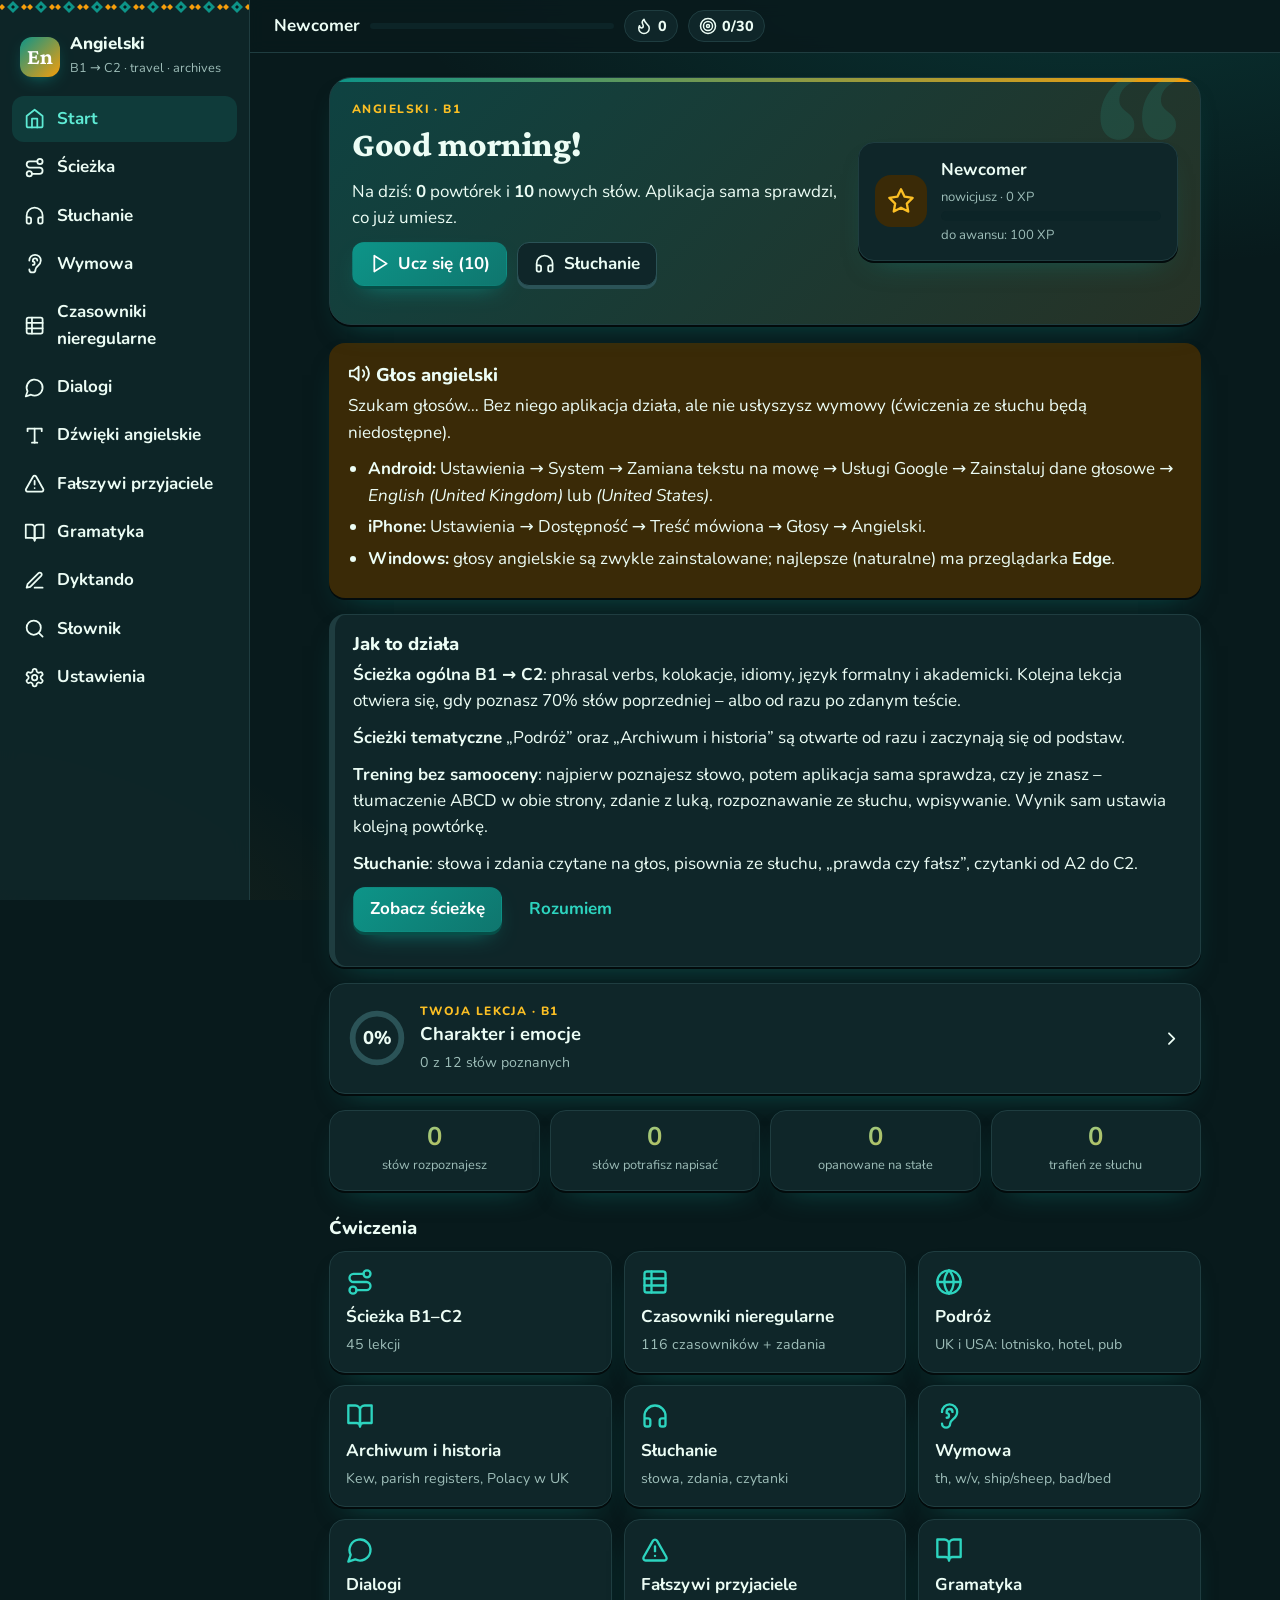
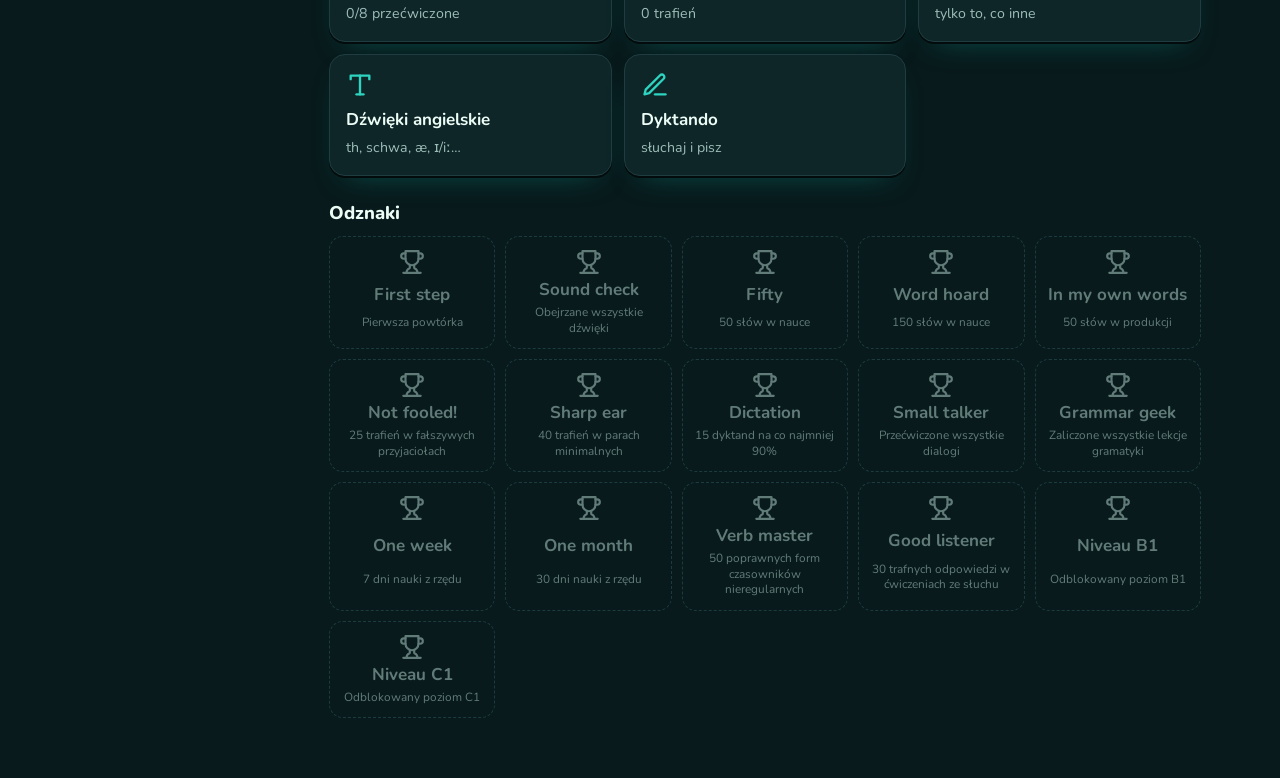
<file: docs/index.html>
<!doctype html>
<html lang="pl">
<head>
<meta charset="utf-8">
<meta name="viewport" content="width=device-width, initial-scale=1, viewport-fit=cover">
<title>Angielski</title>
<meta name="description" content="Angielski dla Polaków od poziomu B1 do C2 oraz ścieżki Podróż i Archiwum i historia od podstaw: trening z automatycznym sprawdzaniem, słuchanie, wymowa, czasowniki nieregularne, dialogi.">
<meta name="theme-color" content="#081a1c">
<meta name="apple-mobile-web-app-capable" content="yes">
<meta name="mobile-web-app-capable" content="yes">
<meta name="apple-mobile-web-app-status-bar-style" content="default">
<meta name="apple-mobile-web-app-title" content="Angielski">
<link rel="manifest" href="manifest.webmanifest">
<link rel="apple-touch-icon" href="apple-touch-icon.png">
<link rel="preconnect" href="https://fonts.googleapis.com">
<link rel="preconnect" href="https://fonts.gstatic.com" crossorigin>
<link rel="stylesheet" href="https://fonts.googleapis.com/css2?family=Crimson+Pro:ital,wght@0,400;0,600;0,700;1,400&family=Nunito:wght@400;600;700;800&display=swap">
<link rel="icon" href="data:image/svg+xml,%3Csvg xmlns='http://www.w3.org/2000/svg' viewBox='0 0 32 32'%3E%3Crect width='32' height='32' rx='8' fill='%230d9488'/%3E%3Crect y='27' width='32' height='5' fill='%23f59e0b'/%3E%3Ctext x='16' y='21' font-family='Georgia' font-size='17' font-weight='700' fill='white' text-anchor='middle'%3EEn%3C/text%3E%3C/svg%3E">
<style>
/* ============================================================
   UKRAIŃSKI DLA POLAKA – system wizualny
   Paleta: kobalt i pszeniczne złoto, akcent czerwieni haftu (вишива́нка).
   Czcionki: Nunito (interfejs) + Lora (ukraińskie słowa) – obie z cyrylicą.
   ============================================================ */
/* Motyw czarno-fioletowy (domyślny) – tokeny w stylu shadcn: tła zinc/violet, akcent fioletowy, kontrast tekstu ≥ 4.5:1 */
:root, :root[data-theme="dark"] {
  --bg: #081a1c; --bg2: #0c2427; --surface: #0f2629; --surface2: #143034; --ink: #ecfdf5; --muted: #9dbdb8; --line: #1f3d40; --line2: #2b5357;
  --primary: #2dd4bf; --primary-d: #5eead4; --primary-soft: #0f3b3a; --on-primary: #04211f; --fill: #0d9488;
  --gold: #fbbf24; --gold-l: #f59e0b; --gold-soft: #3a2a07;
  --red: #fb7185; --red-soft: #3b1220;
  --ok: #4ade80; --ok-soft: #0f2e1d; --bad: #fb7185; --bad-soft: #3b1220; --mid: #fbbf24; --mid-soft: #3a2a07;
  --st: #fbbf24; --g-die: #fb7185;
  --glow: radial-gradient(1200px 600px at 85% -10%, rgba(13, 148, 136, .24), transparent 60%), radial-gradient(900px 500px at -10% 110%, rgba(245, 158, 11, .12), transparent 60%);
  --sans: 'Nunito', 'Segoe UI', system-ui, -apple-system, Roboto, sans-serif;
  --serif: 'Crimson Pro', Georgia, 'Times New Roman', serif;
  --clay: 0 2px 0 #030b0c, 0 14px 30px -18px rgba(13, 148, 136, .55);
  --r: 16px;
  color-scheme: dark;
}
:root[data-theme="light"] {
  --bg: #f4f8f7; --bg2: #e6f0ee; --surface: #ffffff; --surface2: #f7fbfa; --ink: #0f2a2a; --muted: #4b6563; --line: #d7e6e3; --line2: #bfd6d2;
  --primary: #0f766e; --primary-d: #115e59; --primary-soft: #ccfbf1; --on-primary: #ffffff; --fill: #0d9488;
  --gold: #b45309; --gold-l: #d97706; --gold-soft: #fef3c7;
  --red: #be123c; --red-soft: #ffe4e6;
  --ok: #15803d; --ok-soft: #dcfce7; --bad: #be123c; --bad-soft: #ffe4e6; --mid: #a16207; --mid-soft: #fef3c7;
  --st: #b45309; --g-die: #be123c;
  --glow: radial-gradient(1200px 600px at 85% -10%, rgba(13, 148, 136, .10), transparent 60%);
  --clay: 0 2px 0 var(--line2), 0 12px 26px -18px rgba(6, 78, 71, .35);
  color-scheme: light;
}
* { box-sizing: border-box; }
html { -webkit-text-size-adjust: 100%; }
html, body { margin: 0; }
body { background: var(--bg); color: var(--ink); font: 17px/1.55 var(--sans); -webkit-font-smoothing: antialiased; overflow-x: hidden; }
a { color: var(--primary); text-underline-offset: 2px; }
button, input, select { font: inherit; color: inherit; }
h1, h2, h3 { line-height: 1.2; margin: 0 0 .4em; }
h1 { font-size: 1.7rem; font-weight: 800; letter-spacing: -.01em; }
h2 { font-size: 1.15rem; font-weight: 800; }
p { margin: 0 0 .6em; }
.ic { width: 1.25em; height: 1.25em; fill: none; stroke: currentColor; stroke-width: 2; stroke-linecap: round; stroke-linejoin: round; flex: none; vertical-align: -.22em; }
[lang="uk"], .ua { font-family: var(--serif); }
.st { color: var(--st); font-weight: 700; }
.muted { color: var(--muted); }
.small { font-size: .88rem; }
.center { text-align: center; justify-content: center; }
kbd { font: 600 .7rem var(--sans); border: 1px solid var(--line2); border-radius: 5px; padding: 0 .35em; color: var(--muted); margin-left: .4em; }
@media (hover: none) { kbd { display: none; } }

/* ---------- Szkielet ---------- */
.app { display: flex; min-height: 100vh; }
.side { width: 250px; flex: none; position: sticky; top: 0; height: 100vh; overflow-y: auto; background: var(--surface); border-right: 1px solid var(--line); padding: 0 12px 20px; }
.side::before { content: ''; display: block; height: 14px; margin: 0 -12px 14px; background: var(--emb) repeat-x center / auto 14px; }
.brand { display: flex; gap: 10px; align-items: center; padding: 6px 8px 16px; text-decoration: none; color: var(--ink); }
.brand .ini { width: 40px; height: 40px; border-radius: 12px; background: var(--primary); color: #fff; display: grid; place-items: center; font: 700 1.4rem var(--serif); box-shadow: inset 0 -5px 0 var(--gold-l); }
.brand b { display: block; font-weight: 800; line-height: 1.15; }
.brand small { color: var(--muted); font-size: .8rem; }
.nav a { display: flex; gap: 12px; align-items: center; padding: 10px 12px; border-radius: 12px; text-decoration: none; color: var(--ink); font-weight: 700; margin-bottom: 2px; }
.nav a:hover { background: var(--surface2); }
.nav a.on { background: var(--primary-soft); color: var(--primary-d); }
.col { flex: 1; min-width: 0; }
.status { position: sticky; top: 0; z-index: 20; display: flex; gap: 10px; align-items: center; padding: 10px 24px; background: color-mix(in srgb, var(--bg) 88%, transparent); backdrop-filter: blur(8px); border-bottom: 1px solid var(--line); }
.status .lv { display: flex; align-items: center; gap: 10px; text-decoration: none; color: var(--ink); flex: 1; max-width: 340px; min-width: 0; }
.status .lvn { font-weight: 700; white-space: nowrap; }
.status .bar { flex: 1; }
.pill { display: inline-flex; gap: 5px; align-items: center; padding: 4px 10px; border-radius: 99px; background: var(--surface); border: 1px solid var(--line); font-weight: 800; font-size: .9rem; white-space: nowrap; }
.pill.hot { color: var(--red); }
.pill.goal.done { background: var(--ok-soft); color: var(--ok); border-color: transparent; }
.main { max-width: 920px; margin: 0 auto; padding: 24px 24px 60px; }
.bottomnav { display: none; }
@media (max-width: 860px) {
  .side { display: none; }
  .status { padding: 8px 16px; }
  .main { padding: 16px 16px calc(96px + env(safe-area-inset-bottom)); }
  .bottomnav { display: flex; position: fixed; left: 0; right: 0; bottom: 0; z-index: 30; background: var(--surface); border-top: 1px solid var(--line); padding: 6px 4px calc(6px + env(safe-area-inset-bottom)); }
  .bottomnav a { flex: 1; display: flex; flex-direction: column; align-items: center; gap: 2px; padding: 6px 2px; text-decoration: none; color: var(--muted); font-size: .72rem; font-weight: 700; border-radius: 12px; min-height: 48px; }
  .bottomnav a .ic { width: 24px; height: 24px; }
  .bottomnav a.on { color: var(--primary); background: var(--primary-soft); }
  h1 { font-size: 1.45rem; }
}

/* ---------- Elementy ---------- */
.card { background: var(--surface); border: 1px solid var(--line); border-radius: var(--r); box-shadow: var(--clay); padding: 18px; margin-bottom: 16px; }
.card.note { background: var(--surface2); }
.card.warn { background: var(--gold-soft); border-color: transparent; }
.card.warn ul { padding-left: 1.2em; margin: .4em 0; }
.card.warn li { margin-bottom: .3em; }
.btn { display: inline-flex; align-items: center; justify-content: center; gap: 8px; min-height: 44px; padding: 8px 16px; border-radius: 12px; border: 1px solid var(--line2); background: var(--surface); color: var(--ink); font-weight: 700; text-decoration: none; cursor: pointer; box-shadow: 0 3px 0 var(--line2); transition: transform .08s, box-shadow .08s, background .15s; }
.btn:hover { background: var(--surface2); }
.btn:active { transform: translateY(2px); box-shadow: 0 1px 0 var(--line2); }
.btn:disabled { opacity: .55; cursor: default; }
.btn.primary { background: var(--primary); border-color: var(--primary-d); color: #fff; box-shadow: 0 3px 0 var(--primary-d); }
.btn.primary:hover { filter: brightness(1.07); }
:root[data-theme="dark"] .btn.primary { color: #0d1526; }
@media (prefers-color-scheme: dark) { :root:not([data-theme="light"]) .btn.primary { color: #0d1526; } }
.btn.ghost { background: transparent; box-shadow: none; border-color: transparent; color: var(--primary); }
.btn.danger { color: var(--bad); }
.btn.block { display: flex; width: 100%; }
.row { display: flex; flex-wrap: wrap; gap: 10px; align-items: center; margin: 10px 0 16px; }
.bar { height: 10px; border-radius: 99px; background: var(--bg2); overflow: hidden; }
.bar i { display: block; height: 100%; background: var(--primary); border-radius: 99px; transition: width .4s; }
.bar.gold i { background: var(--gold-l); }
.bar.thin { height: 6px; }
.tag { display: inline-flex; align-items: center; gap: 4px; font-size: .75rem; font-weight: 800; padding: 2px 9px; border-radius: 99px; background: var(--surface2); color: var(--muted); white-space: nowrap; }
.tag .ic { width: 1em; height: 1em; }
.sim-t { background: var(--ok-soft); color: var(--ok); }
.sim-p { background: var(--primary-soft); color: var(--primary-d); }
.sim-f { background: var(--red-soft); color: var(--red); }
.sim-o { background: var(--gold-soft); color: var(--gold); }
.say { display: inline-grid; place-items: center; width: 40px; height: 40px; border-radius: 50%; border: 1px solid var(--line2); background: var(--primary-soft); color: var(--primary-d); cursor: pointer; vertical-align: middle; flex: none; position: relative; }
.say.slow { width: auto; padding: 0 10px; border-radius: 99px; gap: 4px; display: inline-flex; align-items: center; }
.say.slow small { font-weight: 800; font-size: .72rem; }
.say.speaking, .say-chip.speaking { animation: pulse 1s infinite; }
@keyframes pulse { 50% { box-shadow: 0 0 0 6px color-mix(in srgb, var(--primary) 25%, transparent); } }
.chip { display: inline-flex; align-items: center; gap: 6px; padding: 6px 12px; border-radius: 99px; border: 1px solid var(--line2); background: var(--surface); text-decoration: none; color: var(--ink); font-weight: 700; font-size: .9rem; cursor: pointer; min-height: 40px; }
.chip.on { background: var(--primary); color: #fff; border-color: var(--primary-d); }
.chips { display: flex; gap: 8px; flex-wrap: wrap; margin-bottom: 16px; }
.tr { display: block; font: italic .9rem var(--sans); color: var(--muted); }
.sec { margin: 26px 0 12px; }
.phead { margin-bottom: 18px; }
.phead .lead { color: var(--muted); max-width: 64ch; }
.backl { display: inline-flex; align-items: center; gap: 4px; text-decoration: none; font-weight: 700; margin-bottom: 8px; min-height: 40px; }

/* ---------- Start ---------- */
.hero { display: grid; grid-template-columns: 1fr 320px; gap: 18px; align-items: center; margin-bottom: 18px; }
.kicker { text-transform: uppercase; letter-spacing: .12em; font-size: .75rem; font-weight: 800; color: var(--red); margin-bottom: .3em; }
.hero h1 { font-family: var(--serif); font-size: 2.2rem; }
.lvcard { display: flex; gap: 14px; align-items: center; background: var(--surface); border: 1px solid var(--line); border-radius: var(--r); box-shadow: var(--clay); padding: 14px 16px; }
.lvcard > div { flex: 1; display: grid; gap: 4px; }
.lvcard small { color: var(--muted); font-size: .82rem; }
.lvbadge { width: 52px; height: 52px; border-radius: 16px; background: var(--gold-soft); color: var(--gold); display: grid; place-items: center; flex: none; }
.lvbadge .ic { width: 28px; height: 28px; }
.intro { border-left: 6px solid var(--gold-l); }
.duo { display: grid; grid-template-columns: 1fr 1fr; gap: 16px; }
.dir { display: grid; gap: 10px; margin: 0; }
.dirh { display: flex; justify-content: space-between; align-items: baseline; }
.dirh h2 { margin: 0; }
.arrow { font-size: .8rem; font-weight: 800; color: var(--muted); background: var(--surface2); border-radius: 99px; padding: 2px 10px; }
.nums { display: grid; grid-template-columns: repeat(3, 1fr); gap: 8px; text-align: center; }
.nums b { display: block; font-size: 1.6rem; line-height: 1.1; }
.nums small { color: var(--muted); font-size: .78rem; }
.tiles { display: grid; grid-template-columns: repeat(3, 1fr); gap: 12px; }
.tile { display: grid; gap: 4px; padding: 16px; background: var(--surface); border: 1px solid var(--line); border-radius: var(--r); box-shadow: var(--clay); text-decoration: none; color: var(--ink); transition: transform .12s; }
.tile:hover { transform: translateY(-2px); }
.tile .ic { width: 28px; height: 28px; color: var(--primary); margin-bottom: 4px; }
.tile small { color: var(--muted); }
.badges { display: grid; grid-template-columns: repeat(auto-fill, minmax(150px, 1fr)); gap: 10px; }
.bdg { display: grid; gap: 2px; justify-items: center; text-align: center; padding: 12px 8px; border-radius: 14px; border: 1px dashed var(--line2); color: var(--muted); opacity: .6; }
.bdg .ic { width: 26px; height: 26px; }
.bdg small { font-size: .74rem; line-height: 1.3; }
.bdg.got { opacity: 1; border: 1px solid transparent; background: var(--gold-soft); color: var(--ink); }
.bdg.got .ic { color: var(--gold); }
@media (max-width: 860px) {
  .hero { grid-template-columns: 1fr; }
  .hero h1 { font-size: 1.8rem; }
  .duo { grid-template-columns: 1fr; }
  .tiles { grid-template-columns: 1fr 1fr; }
}

/* ---------- Słówka ---------- */
.topics { display: grid; grid-template-columns: repeat(auto-fill, minmax(220px, 1fr)); gap: 12px; }
.topic { display: grid; gap: 6px; text-decoration: none; color: var(--ink); margin: 0; }
.topic small { color: var(--muted); }
.tb { display: grid; grid-template-columns: 44px 1fr; align-items: center; gap: 8px; font-size: .75rem; color: var(--muted); }
.sessbar { display: flex; align-items: center; gap: 12px; margin-bottom: 14px; font-weight: 800; color: var(--muted); font-size: .9rem; }
.sessbar .bar { flex: 1; }
.fc { text-align: center; position: relative; padding: 26px 18px; }
.fc .meta { color: var(--muted); font-size: .85rem; font-weight: 700; margin-bottom: 8px; }
.newtag { position: absolute; top: 12px; right: 12px; font-size: .72rem; font-weight: 800; background: var(--gold-soft); color: var(--gold); padding: 2px 10px; border-radius: 99px; }
.big { font-size: 2.3rem; line-height: 1.25; margin: 6px 0; }
.big .ua { font-size: inherit; }
.big .tr { font-size: 1rem; margin-top: 4px; }
.big.pl { font-family: var(--sans); font-weight: 800; font-size: 1.7rem; }
.bigish { font-size: 1.45rem; }
.sayrow { display: flex; justify-content: center; gap: 8px; margin: 8px 0; }
.back { margin-top: 14px; padding-top: 14px; border-top: 1px dashed var(--line2); display: grid; gap: 8px; justify-items: center; }
.back .pl { font-size: 1.35rem; font-weight: 800; }
.forms { color: var(--muted); font-size: 1rem; }
.tags { display: flex; gap: 6px; flex-wrap: wrap; justify-content: center; }
.ex { background: var(--surface2); border-radius: 12px; padding: 10px 14px; width: 100%; }
.ex p { margin: 0 0 4px; }
.ex p[lang] { font-size: 1.12rem; }
.actions { margin-top: 4px; }
.actions.sticky { position: sticky; bottom: calc(80px + env(safe-area-inset-bottom)); z-index: 5; }
@media (min-width: 861px) { .actions.sticky { bottom: 16px; } }
.grades { display: grid; grid-template-columns: repeat(auto-fit, minmax(110px, 1fr)); gap: 8px; }
.grades .btn { flex-direction: column; gap: 0; min-height: 60px; }
.grades .btn small { font-weight: 600; color: var(--muted); font-size: .76rem; }
.grades .btn kbd { position: absolute; display: none; }
.grades .g1 { border-color: var(--bad); color: var(--bad); }
.grades .g3 { color: var(--mid); }
.grades .g4 { border-color: var(--primary); color: var(--primary-d); }
.grades .g5 { color: var(--ok); }
.ansrow { display: flex; gap: 8px; margin: 16px 0 10px; }
.answer { flex: 1; min-width: 0; min-height: 52px; padding: 10px 14px; border-radius: 12px; border: 2px solid var(--line2); background: var(--surface2); font: 1.35rem var(--serif); }
.answer:focus { outline: none; border-color: var(--primary); }
.verdict { padding: 8px 12px; border-radius: 12px; margin: 6px 0 8px; display: inline-block; }
.verdict.ok { background: var(--ok-soft); } .verdict.bad { background: var(--bad-soft); } .verdict.typo, .verdict.half { background: var(--mid-soft); }
.okc { color: var(--ok); } .badc { color: var(--bad); } .mid { color: var(--mid); }

/* klawiatura ekranowa */
.kb { display: grid; gap: 6px; margin: 6px auto 0; max-width: 620px; user-select: none; -webkit-user-select: none; }
.kb-row { display: flex; gap: 4px; justify-content: center; }
.key { flex: 1; max-width: 50px; min-height: 46px; padding: 0; border-radius: 9px; border: 1px solid var(--line2); background: var(--surface); box-shadow: 0 2px 0 var(--line2); font: 1.15rem var(--serif); cursor: pointer; touch-action: manipulation; }
.key:active { transform: translateY(2px); box-shadow: none; background: var(--primary-soft); }
.key.wide { max-width: 90px; flex: 1.6; font-family: var(--sans); font-weight: 800; font-size: 1rem; }
.key.space { max-width: 300px; flex: 5; font-family: var(--sans); font-size: .85rem; color: var(--muted); }
.key.ent { background: var(--primary); color: #fff; border-color: var(--primary-d); }
@media (max-width: 420px) { .kb-row { gap: 3px; } .key { min-height: 44px; font-size: 1.05rem; border-radius: 7px; } }

/* test wejściowy */
.tgrid { display: grid; grid-template-columns: repeat(auto-fill, minmax(150px, 1fr)); gap: 8px; margin-bottom: 16px; }
.tw { display: grid; gap: 2px; padding: 12px; border-radius: 12px; border: 1px solid var(--line2); background: var(--surface); cursor: pointer; text-align: left; min-height: 56px; }
.tw .ua { font-size: 1.2rem; }
.tw small { display: none; color: var(--ok); font-weight: 700; }
.tw.on { background: var(--ok-soft); border-color: var(--ok); }
.tw.on small { display: block; }

/* słownik */
.filters { display: grid; grid-template-columns: 2fr 1fr 1fr; gap: 8px; margin-bottom: 14px; }
.filters input, .filters select, .form input, .form select { min-height: 44px; padding: 8px 12px; border-radius: 12px; border: 1px solid var(--line2); background: var(--surface); }
@media (max-width: 640px) { .filters { grid-template-columns: 1fr 1fr; } .filters input { grid-column: 1 / -1; } }
.wlist { display: grid; gap: 8px; }
.wrow { display: flex; gap: 12px; align-items: flex-start; background: var(--surface); border: 1px solid var(--line); border-radius: 14px; padding: 10px 12px; }
.wmain { flex: 1; min-width: 0; }
.wmain .ua { font-size: 1.2rem; }
.wmain .pl { font-weight: 700; }
.wmain .forms { font-size: .9rem; }
.wside { display: grid; justify-items: end; gap: 6px; }
.dots { display: flex; gap: 4px; }
.dots i { width: 10px; height: 10px; border-radius: 50%; background: var(--bg2); border: 1px solid var(--line2); }
.dots i.l { background: var(--gold-l); } .dots i.k { background: var(--ok); }
@media (max-width: 520px) { .wside .tag { display: none; } }

/* fałszywi przyjaciele */
.ff { display: grid; grid-template-columns: repeat(auto-fill, minmax(260px, 1fr)); gap: 12px; }
.ffc { margin: 0; }
.ffh { display: flex; gap: 10px; align-items: center; margin-bottom: 6px; }
.ffh .tr { display: inline; margin-left: 6px; }
.eq { color: var(--ok); margin: 0; }
.neq { color: var(--red); }
.opts { display: grid; gap: 10px; margin: 10px 0; }
.opts.two { grid-template-columns: 1fr 1fr; }
.opt { min-height: 54px; flex-direction: column; gap: 0; }
.opt small { color: var(--muted); font-weight: 600; }
.opt.right { background: var(--ok-soft); border-color: var(--ok); color: var(--ok); opacity: 1; }
.opt.wrong { background: var(--bad-soft); border-color: var(--bad); color: var(--bad); opacity: 1; }

/* wymowa */
.rules { display: grid; gap: 12px; }
.rule { margin: 0; }
.exs { display: flex; gap: 8px; flex-wrap: wrap; }
.say-chip .ua, .say-chip span { font-size: 1.1rem; }
.big-say { min-height: 56px; font-size: 1.1rem; }
.letters { display: flex; justify-content: center; gap: 2px; flex-wrap: wrap; margin-top: 10px; }
.lt { font: 2.3rem/1.3 var(--serif); padding: 2px 3px; }
.lt.v { min-width: 48px; min-height: 60px; border-radius: 12px; border: 2px dashed var(--line2); background: var(--surface2); cursor: pointer; }
.lt.v:hover { border-color: var(--primary); }
.lt.v.right { background: var(--ok-soft); border: 2px solid var(--ok); color: var(--ok); }
.lt.v.wrong { background: var(--bad-soft); border: 2px solid var(--bad); color: var(--bad); }
.gap { color: var(--primary); border-bottom: 3px solid var(--primary); padding: 0 .1em; }

/* dialogi */
.dlist { display: grid; gap: 10px; }
.dl { display: flex; gap: 14px; align-items: center; text-decoration: none; color: var(--ink); margin: 0; }
.dl > .ic { width: 26px; height: 26px; color: var(--primary); }
.dl > div { flex: 1; display: grid; }
.dl small { color: var(--muted); }
.num { width: 34px; height: 34px; border-radius: 10px; background: var(--primary-soft); color: var(--primary-d); display: grid; place-items: center; font-weight: 800; flex: none; }
.dctl { display: flex; flex-wrap: wrap; gap: 8px; align-items: center; margin-bottom: 10px; }
.chatlog { display: grid; gap: 10px; margin: 16px 0; }
.bub { max-width: 82%; padding: 10px 14px 8px; border-radius: 18px; background: var(--surface); border: 1px solid var(--line); box-shadow: var(--clay); transition: box-shadow .2s, transform .2s; }
.bub.r0 { justify-self: start; border-bottom-left-radius: 6px; }
.bub.r1 { justify-self: end; border-bottom-right-radius: 6px; background: var(--primary-soft); }
.bub.now { box-shadow: 0 0 0 3px var(--gold-l); transform: scale(1.01); }
.who { font-size: .78rem; font-weight: 800; color: var(--red); }
.utt { font-size: 1.2rem; line-height: 1.4; }
.plt { color: var(--muted); font-size: .92rem; margin-top: 2px; }
.reveal { border: 1px dashed var(--line2); background: transparent; border-radius: 10px; padding: 4px 12px; color: var(--muted); cursor: pointer; font: 700 .9rem var(--sans); }
.tools { display: flex; gap: 4px; flex-wrap: wrap; margin-top: 6px; }
.tb1 { display: inline-flex; gap: 4px; align-items: center; border: 1px solid var(--line2); background: var(--surface); border-radius: 99px; min-height: 36px; padding: 0 10px; cursor: pointer; color: var(--primary-d); }
.tb1 small { font-weight: 800; font-size: .72rem; }
.tb1.rec { background: var(--red); color: #fff; border-color: var(--red); animation: pulse 1s infinite; }
.srres { font-size: .88rem; margin-top: 4px; }
.yourturn { border: 2px solid var(--gold-l); }
@media (max-width: 520px) { .bub { max-width: 94%; } }

/* dyktando */
.dict { font-size: 1.3rem; line-height: 1.6; }
.okw { color: var(--ok); }
.badw { color: var(--bad); text-decoration: underline wavy; text-underline-offset: 4px; }

/* gramatyka */
.lesson p { max-width: 70ch; }
.tbl { border-collapse: collapse; margin: 8px 0 14px; width: 100%; }
.tbl td { border-bottom: 1px solid var(--line); padding: 8px 10px; vertical-align: top; }
.tbl td[lang] { font-size: 1.12rem; }
.tbl b { color: var(--red); }
.qz { margin-bottom: 12px; }
.qz .opts { grid-template-columns: 1fr; }
.qz .opt { align-items: flex-start; text-align: left; font-family: var(--serif); font-size: 1.1rem; font-weight: 500; }
.empty { text-align: center; padding: 30px 18px; }
.empty .row { justify-content: center; }

/* alfabet */
.abc { display: grid; grid-template-columns: repeat(auto-fill, minmax(78px, 1fr)); gap: 8px; }
.lt-tile { position: relative; display: grid; gap: 0; justify-items: center; padding: 10px 4px; border-radius: 14px; border: 1px solid var(--line2); background: var(--surface); box-shadow: 0 3px 0 var(--line2); cursor: pointer; min-height: 72px; }
.lt-tile b { font: 1.5rem var(--serif); }
.lt-tile small { color: var(--muted); font-size: .78rem; }
.lt-tile.seen { background: var(--surface2); }
.lt-tile.on { border-color: var(--primary); background: var(--primary-soft); }
.lt-tile .dot { position: absolute; top: 7px; right: 8px; width: 8px; height: 8px; border-radius: 50%; background: var(--red); }
.letter { display: flex; gap: 20px; align-items: center; }
.lbig { font: 4rem/1 var(--serif); color: var(--primary); min-width: 110px; text-align: center; }
.ipa { color: var(--muted); }
.exw { display: flex; gap: 10px; align-items: center; flex-wrap: wrap; }
.exw .tr { display: inline; }
@media (max-width: 520px) { .letter { flex-direction: column; text-align: center; } .exw { justify-content: center; } }

/* ustawienia */
.form { display: grid; gap: 12px; }
.form label { display: flex; justify-content: space-between; gap: 12px; align-items: center; flex-wrap: wrap; font-weight: 700; }
.form input[type=number] { width: 100px; }
.sw { display: flex; gap: 10px; align-items: center; font-weight: 700; cursor: pointer; min-height: 40px; }
.form .sw { justify-content: flex-start; }
.sw input { width: 20px; height: 20px; accent-color: var(--primary); }

/* toasty, konfetti */
#toasts { position: fixed; top: 64px; right: 16px; z-index: 100; display: grid; gap: 8px; pointer-events: none; }
.toast { background: var(--surface); border: 1px solid var(--line); border-left: 6px solid var(--primary); border-radius: 12px; padding: 10px 14px; box-shadow: var(--clay); display: grid; min-width: 220px; animation: tin .3s; }
.toast span { color: var(--muted); font-size: .88rem; }
.toast.badge, .toast.level { border-left-color: var(--gold-l); }
.toast.goal { border-left-color: var(--ok); }
.toast.out { opacity: 0; transform: translateX(20px); transition: .4s; }
@keyframes tin { from { opacity: 0; transform: translateY(-10px); } }
.confetti { position: fixed; inset: 0; pointer-events: none; z-index: 99; }
@media (max-width: 860px) { #toasts { left: 16px; right: 16px; top: 56px; } }
@media (prefers-reduced-motion: reduce) { *, *::before, *::after { animation: none !important; transition: none !important; } }
:focus-visible { outline: 3px solid var(--gold-l); outline-offset: 2px; }

/* pas haftu (вишивка) */
:root { --emb: url("data:image/svg+xml,%3Csvg xmlns='http://www.w3.org/2000/svg' width='28' height='14' viewBox='0 0 28 14'%3E%3Cpath d='M14 1l6 6-6 6-6-6z' fill='%230d9488'/%3E%3Cpath d='M14 5l2 2-2 2-2-2z' fill='%23081a1c'/%3E%3Cpath d='M0 7l3-3 3 3-3 3zM22 7l3-3 3 3-3 3z' fill='%23f59e0b'/%3E%3C/svg%3E"); }

/* ============================================================
   Czarno-fioletowy: nadpisania i nowe elementy (ścieżka, trening, słuchanie)
   ============================================================ */
body { background: var(--glow), var(--bg); background-attachment: fixed; }
.side, .bottomnav { background: color-mix(in srgb, var(--surface) 92%, transparent); backdrop-filter: blur(10px); }
.brand .ini { background: linear-gradient(135deg, #0d9488, #f59e0b); box-shadow: 0 6px 18px -8px #0d9488; color: #fff; }
.btn.primary, :root[data-theme="dark"] .btn.primary { background: linear-gradient(135deg, var(--fill), #0f766e); border-color: transparent; color: #fff; box-shadow: 0 3px 0 #064e47, 0 10px 24px -12px #0d9488; }
:root[data-theme="light"] .btn.primary { box-shadow: 0 3px 0 #064e47; }
.chip.on { background: var(--fill); color: #fff; border-color: var(--fill); }
.key.ent { background: var(--fill); color: #fff; border-color: var(--fill); }
.bar i { background: linear-gradient(90deg, #0d9488, #f59e0b); }
.hero { background: linear-gradient(135deg, rgba(13, 148, 136, .28), rgba(245, 158, 11, .12)), var(--surface); border: 1px solid var(--line); border-radius: 22px; padding: 22px; box-shadow: var(--clay); }
.hero .kicker { color: var(--gold); }
.hero h1 { color: var(--ink); }
.nav a.on, .bottomnav a.on { background: var(--primary-soft); color: var(--primary-d); }
.card, .tile, .lvcard, .wrow, .tw, .bub, .lt-tile { border-color: var(--line); }
.tile:hover, .unode:hover:not(.lock) { box-shadow: 0 0 0 1px var(--primary), var(--clay); }
.say { background: var(--primary-soft); color: var(--primary-d); border-color: var(--line2); }
a { color: var(--primary-d); }
.st { color: var(--st); }

/* ścieżka */
.lvl { background: var(--surface); border: 1px solid var(--line); border-radius: 20px; padding: 16px; margin-bottom: 16px; box-shadow: var(--clay); }
.lvl.locked { opacity: .72; }
.lvlh { display: flex; gap: 12px; align-items: center; margin-bottom: 10px; }
.lvlh b { display: block; font-size: 1.05rem; }
.lvlh small { color: var(--muted); }
.lvtag { display: inline-grid; place-items: center; min-width: 46px; height: 32px; padding: 0 8px; border-radius: 10px; font: 800 .95rem var(--sans); color: #fff; vertical-align: middle; }
.lv-A1 { background: #064e47; } .lv-A2 { background: #0f766e; } .lv-B1 { background: #0f766e; } .lv-B2 { background: #0d9488; } .lv-C1 { background: #b45309; } .lv-C2 { background: linear-gradient(135deg, #0f766e, #f59e0b); }
.units { display: grid; grid-template-columns: repeat(auto-fill, minmax(150px, 1fr)); gap: 10px; margin-top: 12px; }
.unode { display: grid; justify-items: center; text-align: center; gap: 4px; padding: 14px 8px; border-radius: 16px; background: var(--surface2); border: 1px solid var(--line); text-decoration: none; color: var(--ink); transition: transform .15s; }
.unode:hover:not(.lock) { transform: translateY(-2px); }
.unode .uname { font-weight: 800; line-height: 1.2; font-size: .95rem; }
.unode small { color: var(--muted); font-size: .78rem; }
.unode.lock { opacity: .55; }
.unode.cur { border-color: var(--primary); box-shadow: 0 0 0 2px rgba(45, 212, 191, .35), 0 0 24px -6px #0d9488; }
.unode.done .rfg { stroke: var(--ok); }
.unode.text { border-style: dashed; }
.ring { position: relative; width: 58px; height: 58px; display: grid; place-items: center; flex: none; }
.ring svg { position: absolute; inset: 0; width: 100%; height: 100%; transform: rotate(-90deg); }
.ring .rbg { fill: none; stroke: var(--line2); stroke-width: 5; }
.ring .rfg { fill: none; stroke: url(#none); stroke: var(--gold-l); stroke-width: 5; stroke-linecap: round; transition: stroke-dashoffset .6s; }
.ring b { position: relative; font-size: .78rem; font-weight: 800; }
.ring.lockic { border-radius: 50%; background: var(--surface); border: 1px solid var(--line2); color: var(--muted); }
.ring.lockic .ic { width: 24px; height: 24px; }
.nextunit { display: flex; gap: 14px; align-items: center; text-decoration: none; color: var(--ink); }
.nextunit > div { flex: 1; } .nextunit b { display: block; font-size: 1.15rem; } .nextunit small { color: var(--muted); }
.nextunit .kicker { color: var(--gold); margin: 0; }
.unithead { display: flex; gap: 16px; align-items: center; flex-wrap: wrap; }
.unithead .row { margin: 0; flex: 1; }
.kpis { display: grid; grid-template-columns: repeat(4, 1fr); gap: 10px; margin-bottom: 8px; }
.kpi { background: var(--surface); border: 1px solid var(--line); border-radius: var(--r); padding: 12px; text-align: center; box-shadow: var(--clay); }
.kpi b { display: block; font-size: 1.6rem; line-height: 1.1; background: linear-gradient(135deg, var(--primary-d), var(--gold-l)); -webkit-background-clip: text; background-clip: text; color: transparent; }
.kpi small { color: var(--muted); font-size: .8rem; }
@media (max-width: 640px) { .kpis { grid-template-columns: repeat(2, 1fr); } }

/* trening i pytania */
.qtitle { font-weight: 800; color: var(--muted); text-transform: uppercase; letter-spacing: .06em; font-size: .78rem; margin-bottom: 8px; }
.opt { justify-content: flex-start; text-align: left; min-height: 54px; gap: 12px; }
.opt kbd { margin: 0; }
.opt .ua { font-size: 1.2rem; }
.opt.right { background: var(--ok-soft); border-color: var(--ok); color: var(--ink); opacity: 1; }
.opt.wrong { background: var(--bad-soft); border-color: var(--bad); color: var(--ink); opacity: 1; animation: shake .35s; }
.opt.pop { animation: pop .35s cubic-bezier(.2, 1.6, .4, 1); }
@keyframes pop { 40% { transform: scale(1.03); } }
@keyframes shake { 20%, 60% { transform: translateX(-6px); } 40%, 80% { transform: translateX(6px); } }
.cloze { font-size: 1.35rem; line-height: 1.5; margin: 8px 0; }
.cloze .gap { display: inline-block; min-width: 4em; border-bottom: 3px solid var(--gold-l); color: var(--gold); text-align: center; margin: 0 .15em; }
.listenbox { display: flex; gap: 12px; justify-content: center; align-items: center; margin: 10px 0; }
.bigplay { width: 92px; height: 92px; border-radius: 50%; border: 0; cursor: pointer; display: grid; place-items: center; color: #fff; background: radial-gradient(circle at 30% 30%, #2dd4bf, #0d9488 55%, #115e59); box-shadow: 0 0 0 8px rgba(13, 148, 136, .18), 0 14px 30px -10px #0d9488; transition: transform .1s; }
.bigplay:active { transform: scale(.96); }
.bigplay .ic { width: 40px; height: 40px; }
.bigplay.speaking { animation: pulse 1s infinite; }
.trq { font-size: 1.15rem; font-weight: 700; margin-top: 10px; }
.reveal { margin-top: 10px; padding: 14px; border-radius: 14px; background: var(--surface2); border: 1px solid var(--line); display: grid; gap: 6px; justify-items: center; text-align: center; }
.reveal .pl { font-weight: 800; font-size: 1.1rem; }
.big.sm { font-size: 1.7rem; }
.introcard .bigpl { font-size: 1.4rem; font-weight: 800; margin: 6px 0; }
.introcard { border: 1px solid var(--primary); box-shadow: 0 0 0 1px rgba(45, 212, 191, .25), 0 0 40px -12px #0d9488; }
.verdict { display: block; text-align: center; font-size: 1.05rem; }
.verdict.bad { background: var(--bad-soft); } .verdict.ok { background: var(--ok-soft); }
.sessbar .combo { display: inline-flex; gap: 4px; align-items: center; color: #fb923c; font-weight: 800; animation: pulse 1s infinite; }
.xpfloat { position: fixed; z-index: 120; font-weight: 800; color: var(--gold); pointer-events: none; transform: translate(-50%, 0); animation: floatup 1.1s ease-out forwards; }
@keyframes floatup { to { transform: translate(-50%, -60px); opacity: 0; } }
.readtext { font-size: 1.2rem; line-height: 1.7; }
.qz .opt { min-height: 48px; }
@media (prefers-reduced-motion: reduce) { .bigplay, .sessbar .combo { animation: none; } }
.ring.lockic svg.ic { position: static; transform: none; width: 24px; height: 24px; inset: auto; }
@media (max-width: 520px) { .units { grid-template-columns: repeat(2, minmax(0, 1fr)); } .unode { padding: 12px 6px; } }

/* ============================================================
   Niemiecki: kolory rodzajników, ćwiczenia der/die/das
   ============================================================ */
.g-der { color: var(--g-der); font-weight: 800; }
.g-die { color: var(--g-die); font-weight: 800; }
.g-das { color: var(--g-das); font-weight: 800; }
.opts.three { grid-template-columns: repeat(3, 1fr); }
.artbtn { justify-content: center; min-height: 64px; }
.artopt { font-size: 1.35rem; }
.opt.right .artopt, .opt.wrong .artopt { filter: none; }
.abc.de .lt-tile b { font-size: 1.15rem; }
.kb-de .key { font-size: 1.15rem; min-width: 2.6em; }
.tbl td .g-der, .tbl td .g-die, .tbl td .g-das { font-size: 1.05rem; }

/* ścieżki tematyczne i czasowniki nieregularne */
.lv-TR { background: linear-gradient(135deg, #2563eb, #0d9488); } .lv-AR { background: linear-gradient(135deg, #7c4a1e, #b45309); }
.lvtag { padding: 0 10px; }
.tipcard { border-left: 5px solid var(--gold-l); }
.tipcard ul { margin: .3em 0 0; padding-left: 1.2em; } .tipcard li { margin: .35em 0; }
.vwrap { overflow-x: auto; border: 1px solid var(--line); border-radius: var(--r); background: var(--surface); }
.vtab { width: 100%; border-collapse: collapse; font-size: .98rem; }
.vtab th { text-align: left; font-size: .78rem; text-transform: uppercase; letter-spacing: .05em; color: var(--muted); padding: 10px 8px; border-bottom: 1px solid var(--line); background: var(--surface2); position: sticky; top: 0; }
.vtab td { padding: 8px; border-bottom: 1px solid var(--line); vertical-align: middle; }
.vtab td small { display: block; color: var(--muted); font-size: .8rem; }
.vtab tr:hover td { background: var(--surface2); }
.vchg { font-weight: 800; color: var(--gold-l); }
.vaux-ist { font-weight: 800; color: var(--g-die); } .vaux-hat { color: var(--muted); }
.vmini { margin: 6px auto; } .vmini td:first-child { color: var(--muted); }
@media (max-width: 640px) {
  .vtab thead { display: none; }
  .vtab tr { display: grid; grid-template-columns: 44px 1fr 1fr 24px; grid-template-areas: "s i i d" "s a b d" "s c c d"; gap: 2px 8px; padding: 10px 8px; border-bottom: 1px solid var(--line); }
  .vtab td { border: 0; padding: 0; }
  .vtab td:nth-child(1) { grid-area: s; } .vtab td:nth-child(2) { grid-area: i; } .vtab td:nth-child(3) { grid-area: a; } .vtab td:nth-child(4) { grid-area: b; } .vtab td:nth-child(5) { grid-area: c; } .vtab td:nth-child(6) { grid-area: d; }
  .vtab td[data-l]:not(:nth-child(2))::before { content: attr(data-l) ': '; color: var(--muted); font-size: .75rem; }
}

/* ============================================================
   Angielski: Oxford teal + bursztyn, Crimson Pro dla haseł
   ============================================================ */
.ua, .big, .readtext, .utt, .lbig, .sc-it { font-family: var(--serif); }
.big { font-weight: 600; letter-spacing: -.005em; }
.lv-TR { background: linear-gradient(135deg, #0d9488, #0891b2); } .lv-AR { background: linear-gradient(135deg, #92400e, #b45309); }
.lv-B1 { background: #0f766e; } .lv-B2 { background: #0e7490; } .lv-C1 { background: #1e40af; } .lv-C2 { background: linear-gradient(135deg, #1e40af, #b45309); }
.hero { position: relative; overflow: hidden; background: linear-gradient(135deg, rgba(13, 148, 136, .26), rgba(245, 158, 11, .10)), var(--surface); }
.hero::before { content: ''; position: absolute; left: 0; right: 0; top: 0; height: 4px; background: linear-gradient(90deg, var(--fill), var(--gold-l)); }
.hero::after { content: '“'; position: absolute; right: 14px; top: -34px; font: 700 180px/1 var(--serif); color: var(--primary); opacity: .12; pointer-events: none; }
.kb-en { display: none; }
.vtab.en tr { grid-template-columns: 44px 1fr 1fr 24px; grid-template-areas: "s i i d" "s a b d"; }
@media (min-width: 641px) { .vtab.en tr { display: table-row; } }

</style>
</head>
<body>
<div class="app">
  <aside class="side" aria-label="Menu główne">
    <a class="brand" href="#/start"><span class="ini">En</span><span><b>Angielski</b><small>B1 → C2 · travel · archives</small></span></a>
    <nav class="nav" id="nav"></nav>
  </aside>
  <div class="col">
    <div class="status" id="status" aria-label="Postęp dnia"></div>
    <main class="main" id="main"></main>
  </div>
</div>
<nav class="bottomnav" id="bnav" aria-label="Nawigacja"></nav>
<div id="toasts" aria-live="polite"></div>
<script>
/* ============================================================
   ŚCIEŻKA OGÓLNA B1 → C2 (od poziomu średniozaawansowanego)
   W(angielski, część mowy, polski, formy/wymowa, podobieństwo, przykład, przykład PL)
   Część mowy: n – rzeczownik, v – czasownik, adj – przymiotnik, adv – przysłówek,
   pv – phrasal verb, phr – zwrot, idm – idiom, f – słowo funkcyjne / łącznik.
   Podobieństwo do polskiego: t – przezroczyste, p – podobne, f – fałszywy przyjaciel, o – obce.
   W przykładzie słowo docelowe w {…} (ćwiczenia z luką).
   ============================================================ */
var UA = window.UA || (window.UA = {});
UA.TOPICS = [];
UA.WORDS = [];
(function () {
  var cur;
  function L(level, id, name) { cur = id; UA.TOPICS.push({ id: id, name: name, level: level }); }
  function W(ua, pos, pl, forms, sim, ex, exPl) {
    UA.WORDS.push({ ua: ua, pos: pos, pl: pl, forms: forms || '', sim: sim, ex: ex || '', exPl: exPl || '', topic: cur });
  }

  /* ===================== B1 ===================== */
  L('B1', 'b1_people', 'Charakter i emocje');
  W('reliable', 'adj', 'niezawodny, solidny', '/rɪˈlaɪəbl/', 'o', 'She is the most {reliable} person on our team.', 'Ona jest najsolidniejszą osobą w naszym zespole.');
  W('stubborn', 'adj', 'uparty', '/ˈstʌbən/', 'o', 'My grandfather was too {stubborn} to ask for help.', 'Mój dziadek był zbyt uparty, żeby poprosić o pomoc.');
  W('shy', 'adj', 'nieśmiały', 'shier/shyer', 'o', 'He was {shy} at first, but then he opened up.', 'Na początku był nieśmiały, ale potem się otworzył.');
  W('generous', 'adj', 'hojny, szczodry', '/ˈdʒenərəs/', 'p', 'Thank you, that is very {generous} of you.', 'Dziękuję, to bardzo hojne z twojej strony.');
  W('anxious', 'adj', 'zaniepokojony, pełen obaw', '/ˈæŋkʃəs/', 'o', 'I always feel {anxious} before an exam.', 'Przed egzaminem zawsze się denerwuję.');
  W('embarrassed', 'adj', 'zawstydzony, zakłopotany', 'embarrassing – krępujący', 'o', 'I was so {embarrassed} when I forgot his name.', 'Było mi tak głupio, kiedy zapomniałem jego imienia.');
  W('disappointed', 'adj', 'rozczarowany', 'disappointing – rozczarowujący', 'o', 'The students were {disappointed} with their results.', 'Uczniowie byli rozczarowani wynikami.');
  W('proud of', 'phr', 'dumny z', '', 'o', 'We are very {proud of} you.', 'Jesteśmy z ciebie bardzo dumni.');
  W('jealous', 'adj', 'zazdrosny', '/ˈdʒeləs/', 'o', 'He gets {jealous} when she talks to other men.', 'Robi się zazdrosny, gdy ona rozmawia z innymi mężczyznami.');
  W('mood', 'n', 'nastrój, humor', '', 'o', 'The boss is in a bad {mood} today.', 'Szef ma dziś zły humor.');
  W('to get on with sb', 'pv', 'dogadywać się z kimś', 'got on', 'o', 'I {get on with} my colleagues really well.', 'Bardzo dobrze dogaduję się z kolegami.');
  W('to look forward to', 'pv', 'nie móc się doczekać, cieszyć się na', '+ -ing!', 'o', 'I am {looking forward to} meeting you.', 'Nie mogę się doczekać spotkania z tobą.');

  L('B1', 'b1_work', 'Praca i kariera');
  W('job interview', 'n', 'rozmowa kwalifikacyjna', '', 'p', 'I have a {job interview} on Monday.', 'W poniedziałek mam rozmowę o pracę.');
  W('to apply for', 'v', 'ubiegać się o', 'application – podanie', 'o', 'She {applied for} a job at the museum.', 'Złożyła podanie o pracę w muzeum.');
  W('salary', 'n', 'pensja (miesięczna/roczna)', 'wage – stawka (godzinowa/tygodniowa)', 'p', 'Teachers in Poland don’t earn a high {salary}.', 'Nauczyciele w Polsce nie zarabiają wysokiej pensji.');
  W('deadline', 'n', 'ostateczny termin', '', 'o', 'The {deadline} for the report is Friday.', 'Termin na raport upływa w piątek.');
  W('colleague', 'n', 'kolega/koleżanka z pracy', '/ˈkɒliːɡ/', 'p', 'A {colleague} of mine recommended this book.', 'Polecił mi tę książkę kolega z pracy.');
  W('to be in charge of', 'phr', 'być odpowiedzialnym za, kierować', '', 'o', 'Who is {in charge of} the history department?', 'Kto kieruje działem historii?');
  W('promotion', 'n', 'awans; promocja (marketing)', '', 'f', 'He got a {promotion} last year.', 'W zeszłym roku dostał awans.');
  W('to resign', 'v', 'zrezygnować (ze stanowiska)', 'resignation', 'p', 'The minister {resigned} after the scandal.', 'Minister podał się do dymisji po skandalu.');
  W('to fire', 'v', 'zwolnić (z pracy); strzelać', 'potocznie; formalnie: dismiss', 'o', 'He was {fired} for being late every day.', 'Zwolniono go za codzienne spóźnienia.');
  W('workload', 'n', 'obciążenie pracą', '', 'o', 'My {workload} is enormous before the end of term.', 'Przed końcem semestru mam ogromnie dużo pracy.');
  W('to take over', 'pv', 'przejąć (obowiązki, firmę)', 'took over · taken over', 'o', 'Who will {take over} your classes?', 'Kto przejmie twoje lekcje?');
  W('experienced', 'adj', 'doświadczony', 'experience – doświadczenie (bez lm.)', 'o', 'We need an {experienced} teacher.', 'Potrzebujemy doświadczonego nauczyciela.');

  L('B1', 'b1_media', 'Media i technologia');
  W('headline', 'n', 'nagłówek', '', 'o', 'The {headline} was completely misleading.', 'Nagłówek był zupełnie mylący.');
  W('fake news', 'n', 'fałszywe wiadomości', 'bez lm.', 't', 'It’s hard to tell {fake news} from real news.', 'Trudno odróżnić fałszywe wiadomości od prawdziwych.');
  W('reliable source', 'phr', 'wiarygodne źródło', '', 'p', 'Wikipedia is not always a {reliable source}.', 'Wikipedia nie zawsze jest wiarygodnym źródłem.');
  W('to go viral', 'phr', 'stać się viralem, błyskawicznie się rozprzestrzenić', '', 'o', 'The video {went viral} overnight.', 'Film z dnia na dzień stał się viralem.');
  W('to download', 'v', 'pobierać (z sieci)', 'upload – wysyłać', 'o', 'You can {download} the app for free.', 'Aplikację możesz pobrać za darmo.');
  W('device', 'n', 'urządzenie', '/dɪˈvaɪs/', 'o', 'Please switch off all electronic {devices}.', 'Proszę wyłączyć wszystkie urządzenia elektroniczne.');
  W('screen time', 'n', 'czas przed ekranem', '', 'o', 'Teenagers spend too much {screen time} on their phones.', 'Nastolatki spędzają za dużo czasu przed ekranem telefonu.');
  W('to subscribe to', 'v', 'subskrybować, prenumerować', 'subscription', 'p', 'I {subscribe to} a history podcast.', 'Subskrybuję podcast historyczny.');
  W('broadcast', 'n', 'transmisja, audycja', 'broadcast · broadcast (czas.)', 'o', 'The {broadcast} was interrupted by breaking news.', 'Audycję przerwano z powodu pilnych wiadomości.');
  W('privacy', 'n', 'prywatność', '/ˈprɪvəsi/', 'p', 'Social media is a threat to our {privacy}.', 'Media społecznościowe zagrażają naszej prywatności.');
  W('to log in', 'pv', 'zalogować się', 'log out – wylogować', 'o', 'I can’t {log in} to my account.', 'Nie mogę się zalogować na konto.');
  W('update', 'n', 'aktualizacja', 'to update – aktualizować', 'o', 'The app needs an {update}.', 'Aplikacja wymaga aktualizacji.');

  L('B1', 'b1_env', 'Środowisko');
  W('climate change', 'n', 'zmiana klimatu', '', 'p', '{Climate change} affects all of us.', 'Zmiana klimatu dotyczy nas wszystkich.');
  W('pollution', 'n', 'zanieczyszczenie', '', 'o', 'Air {pollution} is a serious problem in Kraków.', 'Zanieczyszczenie powietrza to poważny problem w Krakowie.');
  W('waste', 'n', 'odpady; marnotrawstwo', 'to waste – marnować', 'o', 'We produce too much plastic {waste}.', 'Produkujemy za dużo plastikowych odpadów.');
  W('to recycle', 'v', 'przetwarzać, poddawać recyklingowi', 'recycling', 't', 'We {recycle} paper, glass and plastic.', 'Oddajemy do recyklingu papier, szkło i plastik.');
  W('renewable energy', 'n', 'energia odnawialna', '', 'p', '{Renewable energy} is getting cheaper.', 'Energia odnawialna tanieje.');
  W('drought', 'n', 'susza', '/draʊt/', 'o', 'The {drought} destroyed the harvest.', 'Susza zniszczyła plony.');
  W('flood', 'n', 'powódź', '/flʌd/', 'o', 'The {flood} of 1997 was a disaster for Wrocław.', 'Powódź z 1997 roku była katastrofą dla Wrocławia.');
  W('endangered species', 'n', 'zagrożony gatunek', '', 'p', 'The European bison was once an {endangered species}.', 'Żubr był kiedyś gatunkiem zagrożonym.');
  W('sustainable', 'adj', 'zrównoważony, ekologiczny', 'sustainability', 'o', 'We need a more {sustainable} way of life.', 'Potrzebujemy bardziej zrównoważonego stylu życia.');
  W('carbon footprint', 'n', 'ślad węglowy', '', 'o', 'Flying increases your {carbon footprint}.', 'Latanie zwiększa twój ślad węglowy.');
  W('to run out of', 'pv', 'wyczerpać (zapasy), skończyć się', 'ran out', 'o', 'We are {running out of} time.', 'Kończy nam się czas.');
  W('to cut down on', 'pv', 'ograniczyć (coś)', 'cut down', 'o', 'I’m trying to {cut down on} meat.', 'Staram się ograniczyć mięso.');

  L('B1', 'b1_health', 'Zdrowie i styl życia');
  W('to recover', 'v', 'wracać do zdrowia', 'recovery', 'o', 'It took her weeks to {recover} from the flu.', 'Wyzdrowienie po grypie zajęło jej tygodnie.');
  W('symptom', 'n', 'objaw', '/ˈsɪmptəm/', 't', 'What are your {symptoms}?', 'Jakie ma pan objawy?');
  W('prescription', 'n', 'recepta', 'to prescribe', 'f', 'You need a {prescription} for this medicine.', 'Na ten lek potrzebna jest recepta.');
  W('to sprain', 'v', 'skręcić (np. kostkę)', 'a sprained ankle', 'o', 'I {sprained} my ankle playing football.', 'Skręciłem kostkę, grając w piłkę.');
  W('healthy diet', 'phr', 'zdrowa dieta', '', 'p', 'A {healthy diet} includes lots of vegetables.', 'Zdrowa dieta obejmuje dużo warzyw.');
  W('to work out', 'pv', 'ćwiczyć (na siłowni); rozwiązać', 'workout (n.)', 'o', 'I {work out} three times a week.', 'Ćwiczę trzy razy w tygodniu.');
  W('stressed out', 'adj', 'zestresowany', '', 'o', 'I’m totally {stressed out} this week.', 'W tym tygodniu jestem kompletnie zestresowany.');
  W('to get over', 'pv', 'dojść do siebie po, przeboleć', 'got over', 'o', 'It took him a year to {get over} the divorce.', 'Dojście do siebie po rozwodzie zajęło mu rok.');
  W('sore throat', 'n', 'ból gardła', '', 'o', 'I have a {sore throat} and a temperature.', 'Boli mnie gardło i mam gorączkę.');
  W('check-up', 'n', 'badanie kontrolne', '', 'o', 'I go for a {check-up} once a year.', 'Raz w roku chodzę na badania kontrolne.');
  W('to give up', 'pv', 'rzucić (nałóg); poddać się', 'gave up · given up', 'o', 'My father {gave up} smoking twenty years ago.', 'Mój ojciec rzucił palenie dwadzieścia lat temu.');
  W('sedentary', 'adj', 'siedzący (tryb życia)', '/ˈsedntri/', 'o', 'Teachers often have a {sedentary} lifestyle.', 'Nauczyciele często prowadzą siedzący tryb życia.');

  L('B1', 'b1_pv1', 'Phrasal verbs (1)');
  W('to find out', 'pv', 'dowiedzieć się, odkryć', 'found out', 'o', 'I want to {find out} more about my ancestors.', 'Chcę dowiedzieć się więcej o moich przodkach.');
  W('to turn up', 'pv', 'pojawić się (niespodziewanie)', 'też: podgłośnić', 'o', 'Only five students {turned up} for the lecture.', 'Na wykład przyszło tylko pięciu studentów.');
  W('to put off', 'pv', 'odkładać (na później)', 'put off', 'o', 'Don’t {put off} your homework until Sunday.', 'Nie odkładaj zadania domowego do niedzieli.');
  W('to look up', 'pv', 'sprawdzić (w słowniku, w sieci)', 'looked up', 'o', 'If you don’t know a word, {look} it {up}.', 'Jeśli nie znasz słowa, sprawdź je.');
  W('to come across', 'pv', 'natknąć się na', 'came across', 'o', 'I {came across} an interesting letter in the archive.', 'Natknąłem się w archiwum na ciekawy list.');
  W('to carry on', 'pv', 'kontynuować', '= continue', 'o', '{Carry on} reading, please.', 'Czytaj dalej, proszę.');
  W('to set up', 'pv', 'założyć, zorganizować', 'set up', 'o', 'They {set up} a history club at school.', 'Założyli w szkole klub historyczny.');
  W('to break down', 'pv', 'zepsuć się; załamać się', 'broke down', 'o', 'Our bus {broke down} on the motorway.', 'Nasz autobus zepsuł się na autostradzie.');
  W('to pick up', 'pv', 'odebrać (kogoś); podłapać (język)', 'picked up', 'o', 'I’ll {pick} you {up} at the station.', 'Odbiorę cię z dworca.');
  W('to point out', 'pv', 'zwrócić uwagę, wskazać', 'pointed out', 'o', 'She {pointed out} a mistake in the date.', 'Zwróciła uwagę na błąd w dacie.');
  W('to go through', 'pv', 'przejrzeć; przejść przez (trudności)', 'went through', 'o', 'Let’s {go through} the answers together.', 'Przejrzyjmy razem odpowiedzi.');
  W('to figure out', 'pv', 'rozgryźć, zrozumieć', 'figured out', 'o', 'I can’t {figure out} this handwriting.', 'Nie mogę rozszyfrować tego pisma.');

  L('B1', 'b1_opinion', 'Wyrażanie opinii');
  W('in my opinion', 'phr', 'moim zdaniem', 'NIE: according to me', 'p', '{In my opinion}, history should be compulsory.', 'Moim zdaniem historia powinna być obowiązkowa.');
  W('as far as I’m concerned', 'phr', 'jeśli o mnie chodzi', '', 'o', '{As far as I’m concerned}, the plan is fine.', 'Jeśli o mnie chodzi, plan jest w porządku.');
  W('to agree with', 'v', 'zgadzać się z', 'NIE: I am agree!', 'p', 'I completely {agree with} you.', 'Całkowicie się z tobą zgadzam.');
  W('to disagree', 'v', 'nie zgadzać się', 'disagreement', 'o', 'I’m afraid I {disagree}.', 'Obawiam się, że się nie zgadzam.');
  W('on the one hand … on the other hand', 'phr', 'z jednej strony… z drugiej strony', '', 'o', '{On the one hand} it’s cheap; on the other hand it’s slow.', 'Z jednej strony jest tanie, z drugiej wolne.');
  W('to be in favour of', 'phr', 'być za, popierać', 'US: favor', 'o', 'Most teachers are {in favour of} the reform.', 'Większość nauczycieli popiera reformę.');
  W('to be against', 'phr', 'być przeciw', '', 'p', 'I’m {against} the ban.', 'Jestem przeciwny zakazowi.');
  W('advantage', 'n', 'zaleta, korzyść', 'disadvantage – wada', 'o', 'The main {advantage} is the price.', 'Główną zaletą jest cena.');
  W('however', 'f', 'jednak', 'na początku zdania z przecinkiem', 'o', 'It was raining. {However}, we went out.', 'Padało. Mimo to wyszliśmy.');
  W('therefore', 'f', 'dlatego, zatem', 'formalne', 'o', 'He was ill and {therefore} absent.', 'Był chory i dlatego nieobecny.');
  W('to make a point', 'phr', 'przedstawić argument, zwrócić uwagę', '', 'o', 'You {make a} good {point}.', 'Trafna uwaga.');
  W('I see what you mean, but …', 'phr', 'rozumiem, o co ci chodzi, ale…', '', 'o', '{I see what you mean, but} I still think it’s wrong.', 'Rozumiem, o co ci chodzi, ale nadal uważam, że to błąd.');

  L('B1', 'b1_society', 'Społeczeństwo');
  W('society', 'n', 'społeczeństwo', '/səˈsaɪəti/', 'p', 'Education shapes {society}.', 'Edukacja kształtuje społeczeństwo.');
  W('unemployment', 'n', 'bezrobocie', 'unemployed – bezrobotny', 'o', '{Unemployment} has fallen this year.', 'Bezrobocie w tym roku spadło.');
  W('poverty', 'n', 'bieda, ubóstwo', 'poor – biedny', 'o', 'Millions of children live in {poverty}.', 'Miliony dzieci żyją w biedzie.');
  W('equality', 'n', 'równość', 'equal – równy', 'o', 'Women fought for {equality} at work.', 'Kobiety walczyły o równość w pracy.');
  W('immigrant', 'n', 'imigrant', 'emigrant – emigrant', 't', 'Many {immigrants} came to Britain after 2004.', 'Po 2004 roku do Wielkiej Brytanii przyjechało wielu imigrantów.');
  W('crime', 'n', 'przestępczość; przestępstwo', 'criminal', 'o', '{Crime} rates have dropped in the city.', 'Przestępczość w mieście spadła.');
  W('volunteer', 'n', 'wolontariusz', 'to volunteer', 'o', 'She works as a {volunteer} at a shelter.', 'Pracuje jako wolontariuszka w schronisku.');
  W('community', 'n', 'społeczność', '', 'o', 'The Polish {community} in London is huge.', 'Polska społeczność w Londynie jest ogromna.');
  W('tax', 'n', 'podatek', 'taxes, taxpayer', 'o', 'Everyone has to pay {tax}.', 'Każdy musi płacić podatki.');
  W('pension', 'n', 'emerytura', 'pensioner – emeryt', 'f', 'My mother lives on a small {pension}.', 'Moja mama żyje ze skromnej emerytury.');
  W('generation gap', 'n', 'przepaść pokoleniowa', '', 'p', 'There is a big {generation gap} in technology use.', 'W korzystaniu z technologii jest duża przepaść pokoleniowa.');
  W('homeless', 'adj', 'bezdomny', 'the homeless – bezdomni', 'o', 'The charity helps {homeless} people.', 'Fundacja pomaga bezdomnym.');

  /* ===================== B2 ===================== */
  L('B2', 'b2_pv2', 'Phrasal verbs (2)');
  W('to bring up', 'pv', 'wychować; poruszyć (temat)', 'brought up', 'o', 'She {brought up} an interesting question.', 'Poruszyła ciekawą kwestię.');
  W('to come up with', 'pv', 'wymyślić (pomysł)', 'came up with', 'o', 'We need to {come up with} a better idea.', 'Musimy wymyślić lepszy pomysł.');
  W('to turn down', 'pv', 'odrzucić (propozycję); ściszyć', 'turned down', 'o', 'He {turned down} the job offer.', 'Odrzucił ofertę pracy.');
  W('to put up with', 'pv', 'znosić, tolerować', 'put up with', 'o', 'I can’t {put up with} this noise any longer.', 'Nie mogę już znieść tego hałasu.');
  W('to look into', 'pv', 'zbadać, przyjrzeć się', 'looked into', 'o', 'The committee will {look into} the matter.', 'Komisja zbada tę sprawę.');
  W('to make up', 'pv', 'zmyślić; stanowić; pogodzić się', 'made up', 'o', 'Women {make up} 70% of teachers.', 'Kobiety stanowią 70% nauczycieli.');
  W('to rule out', 'pv', 'wykluczyć', 'ruled out', 'o', 'Historians cannot {rule out} this theory.', 'Historycy nie mogą wykluczyć tej teorii.');
  W('to back up', 'pv', 'poprzeć (dowodami); zrobić kopię zapasową', 'backed up', 'o', 'Can you {back up} your claim with sources?', 'Czy możesz poprzeć tezę źródłami?');
  W('to call off', 'pv', 'odwołać', 'called off', 'o', 'The trip was {called off} because of the strike.', 'Wycieczkę odwołano z powodu strajku.');
  W('to wear off', 'pv', 'mijać, słabnąć (o efekcie)', 'wore off', 'o', 'The novelty soon {wore off}.', 'Efekt nowości szybko minął.');
  W('to stand out', 'pv', 'wyróżniać się', 'stood out', 'o', 'Her essay really {stood out}.', 'Jej wypracowanie naprawdę się wyróżniało.');
  W('to get away with', 'pv', 'uniknąć kary za', 'got away with', 'o', 'He cheated and {got away with} it.', 'Ściągał i uszło mu to na sucho.');

  L('B2', 'b2_colloc', 'Kolokacje: make, do, take, have');
  W('to make a mistake', 'phr', 'zrobić błąd', 'NIE: do a mistake', 'o', 'Everyone {makes mistakes}.', 'Każdy popełnia błędy.');
  W('to do research', 'phr', 'prowadzić badania', 'NIE: make research', 'o', 'I {do research} on the Polish community in London.', 'Prowadzę badania nad Polonią w Londynie.');
  W('to make a decision', 'phr', 'podjąć decyzję', 'NIE: take a decision (US)', 'o', 'We need to {make a decision} today.', 'Musimy dziś podjąć decyzję.');
  W('to take part in', 'phr', 'brać udział w', '', 'o', 'Twenty schools {took part in} the competition.', 'W konkursie wzięło udział dwadzieścia szkół.');
  W('to do homework', 'phr', 'odrabiać lekcje', 'NIE: make homework', 'o', 'Have you {done} your {homework}?', 'Odrobiłeś lekcje?');
  W('to make progress', 'phr', 'robić postępy', '', 'o', 'You’re {making} great {progress}!', 'Robisz świetne postępy!');
  W('to take a break', 'phr', 'zrobić przerwę', '', 'o', 'Let’s {take a break} for ten minutes.', 'Zróbmy dziesięć minut przerwy.');
  W('to have a look', 'phr', 'rzucić okiem', '', 'o', 'Can I {have a look} at the document?', 'Mogę rzucić okiem na dokument?');
  W('to pay attention to', 'phr', 'zwracać uwagę na', '', 'o', 'Please {pay attention to} the dates.', 'Proszę zwrócić uwagę na daty.');
  W('to raise awareness', 'phr', 'zwiększać świadomość', '', 'o', 'The project aims to {raise awareness} of local history.', 'Projekt ma zwiększać świadomość historii lokalnej.');
  W('to draw a conclusion', 'phr', 'wyciągnąć wniosek', '', 'o', 'What {conclusion} can we {draw} from the source?', 'Jaki wniosek możemy wyciągnąć ze źródła?');
  W('to keep a promise', 'phr', 'dotrzymać obietnicy', 'break a promise – złamać', 'o', 'Politicians rarely {keep} their {promises}.', 'Politycy rzadko dotrzymują obietnic.');

  L('B2', 'b2_politics', 'Polityka i prawo');
  W('government', 'n', 'rząd', '/ˈɡʌvənmənt/', 'o', 'The {government} announced new reforms.', 'Rząd ogłosił nowe reformy.');
  W('election', 'n', 'wybory', 'general election – wybory parlamentarne', 'o', 'The {election} will be held in October.', 'Wybory odbędą się w październiku.');
  W('to vote', 'v', 'głosować', 'vote (n.) – głos', 'o', 'Who did you {vote} for?', 'Na kogo głosowałeś?');
  W('Member of Parliament', 'n', 'poseł (w Wielkiej Brytanii)', 'skrót: MP', 'p', 'Our local {Member of Parliament} visited the school.', 'Nasz lokalny poseł odwiedził szkołę.');
  W('bill', 'n', 'projekt ustawy; rachunek', 'act – ustawa (przyjęta)', 'f', 'Parliament rejected the {bill}.', 'Parlament odrzucił projekt ustawy.');
  W('law', 'n', 'prawo; ustawa', 'to break the law', 'o', 'Everyone is equal before the {law}.', 'Wszyscy są równi wobec prawa.');
  W('court', 'n', 'sąd', '/kɔːt/', 'o', 'The case went to {court}.', 'Sprawa trafiła do sądu.');
  W('trial', 'n', 'proces (sądowy)', 'on trial – przed sądem', 'o', 'The {trial} lasted three months.', 'Proces trwał trzy miesiące.');
  W('verdict', 'n', 'werdykt', '', 'p', 'The jury reached a {verdict}.', 'Ława przysięgłych wydała werdykt.');
  W('to sentence', 'v', 'skazać (na karę)', 'sentence (n.) – wyrok', 'o', 'He was {sentenced} to ten years in prison.', 'Skazano go na dziesięć lat więzienia.');
  W('the opposition', 'n', 'opozycja', '', 't', '{The opposition} criticised the budget.', 'Opozycja skrytykowała budżet.');
  W('referendum', 'n', 'referendum', 'lm. referendums / referenda', 't', 'The Brexit {referendum} took place in 2016.', 'Referendum w sprawie brexitu odbyło się w 2016 roku.');

  L('B2', 'b2_economy', 'Gospodarka');
  W('economy', 'n', 'gospodarka', 'economic – gospodarczy, economical – oszczędny', 'f', 'The {economy} is slowly recovering.', 'Gospodarka powoli się odbudowuje.');
  W('inflation', 'n', 'inflacja', '', 't', '{Inflation} has risen to 8%.', 'Inflacja wzrosła do 8%.');
  W('recession', 'n', 'recesja', '', 't', 'The country is in {recession}.', 'Kraj jest w recesji.');
  W('profit', 'n', 'zysk', 'loss – strata', 'p', 'The company made a huge {profit}.', 'Firma osiągnęła ogromny zysk.');
  W('to invest', 'v', 'inwestować', 'investment', 't', 'The city {invested} in public transport.', 'Miasto zainwestowało w transport publiczny.');
  W('supply and demand', 'phr', 'podaż i popyt', '', 'o', 'Prices depend on {supply and demand}.', 'Ceny zależą od podaży i popytu.');
  W('cost of living', 'n', 'koszty utrzymania', 'cost-of-living crisis', 'o', 'The {cost of living} in London is very high.', 'Koszty utrzymania w Londynie są bardzo wysokie.');
  W('to go bankrupt', 'phr', 'zbankrutować', 'bankruptcy', 'p', 'The shipyard {went bankrupt}.', 'Stocznia zbankrutowała.');
  W('trade', 'n', 'handel', 'to trade', 'o', 'The Hanseatic League controlled {trade} on the Baltic.', 'Hanza kontrolowała handel na Bałtyku.');
  W('wealth', 'n', 'bogactwo', 'wealthy – zamożny', 'o', 'The {wealth} of the empire came from its colonies.', 'Bogactwo imperium pochodziło z kolonii.');
  W('budget', 'n', 'budżet', '', 't', 'The school’s {budget} was cut.', 'Budżet szkoły został obcięty.');
  W('mortgage', 'n', 'kredyt hipoteczny', '/ˈmɔːɡɪdʒ/', 'o', 'We took out a {mortgage} to buy a flat.', 'Wzięliśmy kredyt hipoteczny na mieszkanie.');

  L('B2', 'b2_science', 'Nauka i badania');
  W('evidence', 'n', 'dowody (bez lm.)', 'a piece of evidence', 'o', 'There is no {evidence} for this theory.', 'Nie ma dowodów na tę teorię.');
  W('research', 'n', 'badania (bez lm.)', 'NIE: researches', 'o', 'Recent {research} shows that sleep is crucial.', 'Najnowsze badania pokazują, że sen jest kluczowy.');
  W('to discover', 'v', 'odkryć', 'discovery', 'o', 'Marie Curie {discovered} polonium and radium.', 'Maria Skłodowska-Curie odkryła polon i rad.');
  W('hypothesis', 'n', 'hipoteza', 'lm. hypotheses', 't', 'The experiment confirmed the {hypothesis}.', 'Eksperyment potwierdził hipotezę.');
  W('findings', 'n', 'wyniki (badań), ustalenia', 'tylko lm.', 'o', 'The {findings} were published in Nature.', 'Wyniki opublikowano w „Nature”.');
  W('to conduct', 'v', 'przeprowadzać (badanie)', 'conduct an experiment', 'o', 'They {conducted} a survey of 500 students.', 'Przeprowadzili ankietę wśród 500 uczniów.');
  W('breakthrough', 'n', 'przełom', '', 'o', 'Penicillin was a medical {breakthrough}.', 'Penicylina była przełomem w medycynie.');
  W('reliable data', 'phr', 'wiarygodne dane', 'data – lm. (datum)', 'p', 'We need {reliable data}.', 'Potrzebujemy wiarygodnych danych.');
  W('to prove', 'v', 'udowodnić', 'proved · proven/proved', 'o', 'Can you {prove} it?', 'Możesz to udowodnić?');
  W('theory', 'n', 'teoria', '/ˈθɪəri/', 't', 'Darwin’s {theory} changed biology.', 'Teoria Darwina zmieniła biologię.');
  W('peer review', 'n', 'recenzja naukowa', 'peer-reviewed', 'o', 'The article went through {peer review}.', 'Artykuł przeszedł recenzję naukową.');
  W('outcome', 'n', 'wynik, rezultat', '', 'o', 'Nobody could predict the {outcome} of the war.', 'Nikt nie mógł przewidzieć wyniku wojny.');

  L('B2', 'b2_culture', 'Kultura i sztuka');
  W('exhibition', 'n', 'wystawa', '/ˌeksɪˈbɪʃn/', 'o', 'The {exhibition} on the Tudors opens in May.', 'Wystawa o Tudorach otwiera się w maju.');
  W('masterpiece', 'n', 'arcydzieło', '', 'o', '„Lady with an Ermine” is a {masterpiece}.', '„Dama z gronostajem” to arcydzieło.');
  W('novel', 'n', 'powieść', 'NIE: nowela!', 'f', 'Orwell wrote the {novel} „1984” in 1948.', 'Orwell napisał powieść „Rok 1984” w 1948 roku.');
  W('playwright', 'n', 'dramatopisarz', '/ˈpleɪraɪt/', 'o', 'Shakespeare is England’s greatest {playwright}.', 'Szekspir to największy angielski dramatopisarz.');
  W('performance', 'n', 'występ, przedstawienie', '', 'o', 'The {performance} received a standing ovation.', 'Występ nagrodzono owacją na stojąco.');
  W('heritage', 'n', 'dziedzictwo', 'cultural heritage', 'o', 'Kraków is a UNESCO World {Heritage} Site.', 'Kraków jest na liście światowego dziedzictwa UNESCO.');
  W('to portray', 'v', 'przedstawiać, portretować', 'portrayal', 'o', 'The film {portrays} life in the trenches.', 'Film przedstawia życie w okopach.');
  W('review', 'n', 'recenzja', 'to review', 'o', 'The book got excellent {reviews}.', 'Książka dostała świetne recenzje.');
  W('sculpture', 'n', 'rzeźba', '', 'p', 'The museum has a {sculpture} by Rodin.', 'Muzeum ma rzeźbę Rodina.');
  W('audience', 'n', 'widownia, publiczność', '', 'o', 'The {audience} applauded for five minutes.', 'Publiczność biła brawo przez pięć minut.');
  W('to be set in', 'phr', 'rozgrywać się w (akcja)', '', 'o', 'The novel {is set in} Victorian London.', 'Akcja powieści rozgrywa się w wiktoriańskim Londynie.');
  W('bestseller', 'n', 'bestseller', '', 't', 'Her memoir became a {bestseller}.', 'Jej wspomnienia stały się bestsellerem.');

  L('B2', 'b2_link', 'Łączniki w tekście');
  W('although', 'f', 'chociaż', '+ zdanie', 'o', '{Although} it was late, we kept working.', 'Chociaż było późno, pracowaliśmy dalej.');
  W('despite', 'f', 'pomimo', '+ rzeczownik / -ing (bez „of”!)', 'o', '{Despite} the rain, the parade went ahead.', 'Pomimo deszczu parada się odbyła.');
  W('whereas', 'f', 'podczas gdy (kontrast)', '', 'o', 'Poland has a president, {whereas} Britain has a monarch.', 'Polska ma prezydenta, podczas gdy Wielka Brytania – monarchę.');
  W('moreover', 'f', 'ponadto', 'formalne', 'o', 'The plan is expensive. {Moreover}, it’s unrealistic.', 'Plan jest drogi. Ponadto jest nierealny.');
  W('as a result', 'f', 'w rezultacie', '', 'o', 'The harvest failed. {As a result}, prices rose.', 'Zbiory się nie udały. W rezultacie ceny wzrosły.');
  W('in spite of', 'f', 'pomimo', '+ rzeczownik / -ing', 'o', '{In spite of} his age, he climbed the mountain.', 'Pomimo wieku wspiął się na górę.');
  W('unless', 'f', 'chyba że, jeśli nie', '', 'o', 'We’ll go out {unless} it rains.', 'Wyjdziemy, chyba że będzie padać.');
  W('as long as', 'f', 'pod warunkiem że', '', 'o', 'You can stay {as long as} you are quiet.', 'Możesz zostać, pod warunkiem że będziesz cicho.');
  W('in order to', 'f', 'aby, żeby', '+ bezokolicznik', 'o', 'He went to London {in order to} study.', 'Pojechał do Londynu, żeby studiować.');
  W('nevertheless', 'f', 'niemniej jednak', '', 'o', 'The task was hard; {nevertheless}, they finished it.', 'Zadanie było trudne, niemniej je ukończyli.');
  W('whereby', 'f', 'na mocy którego, przez co', 'formalne', 'o', 'The treaty {whereby} Poland regained Pomerania…', 'Traktat, na mocy którego Polska odzyskała Pomorze…');
  W('provided that', 'f', 'pod warunkiem że', 'formalne', 'o', 'You may borrow the book {provided that} you return it.', 'Możesz pożyczyć książkę, pod warunkiem że ją oddasz.');

  L('B2', 'b2_abstract', 'Pojęcia abstrakcyjne');
  W('freedom', 'n', 'wolność', 'liberty – wolność (polityczna)', 'o', '{Freedom} of speech is a basic right.', 'Wolność słowa to podstawowe prawo.');
  W('responsibility', 'n', 'odpowiedzialność', '', 'o', 'Parents bear {responsibility} for their children.', 'Rodzice ponoszą odpowiedzialność za dzieci.');
  W('challenge', 'n', 'wyzwanie', 'to challenge – kwestionować', 'o', 'Teaching teenagers is a real {challenge}.', 'Uczenie nastolatków to prawdziwe wyzwanie.');
  W('cause', 'n', 'przyczyna; sprawa (idea)', 'to cause – powodować', 'o', 'What was the main {cause} of the war?', 'Co było główną przyczyną wojny?');
  W('consequence', 'n', 'konsekwencja, skutek', '', 'p', 'The decision had serious {consequences}.', 'Decyzja miała poważne konsekwencje.');
  W('influence', 'n', 'wpływ', 'to influence', 'o', 'Rome had a huge {influence} on European law.', 'Rzym miał ogromny wpływ na prawo europejskie.');
  W('awareness', 'n', 'świadomość', 'aware of – świadomy', 'o', 'Public {awareness} of the issue is growing.', 'Świadomość społeczna tego problemu rośnie.');
  W('belief', 'n', 'przekonanie, wiara', 'lm. beliefs · to believe', 'o', 'Medieval {beliefs} about illness were very different.', 'Średniowieczne przekonania o chorobach były zupełnie inne.');
  W('purpose', 'n', 'cel', '/ˈpɜːpəs/ · on purpose – celowo', 'o', 'What was the {purpose} of the document?', 'Jaki był cel tego dokumentu?');
  W('approach', 'n', 'podejście', 'to approach', 'o', 'We need a new {approach} to teaching.', 'Potrzebujemy nowego podejścia do nauczania.');
  W('identity', 'n', 'tożsamość', '', 'p', 'Language is part of national {identity}.', 'Język jest częścią tożsamości narodowej.');
  W('justice', 'n', 'sprawiedliwość; wymiar sprawiedliwości', '', 'p', 'The victims are still waiting for {justice}.', 'Ofiary wciąż czekają na sprawiedliwość.');

  /* ===================== C1 ===================== */
  L('C1', 'c1_idioms', 'Idiomy (1)');
  W('a blessing in disguise', 'idm', 'szczęście w nieszczęściu', '', 'o', 'Losing that job was {a blessing in disguise}.', 'Utrata tej pracy okazała się szczęściem w nieszczęściu.');
  W('to beat around the bush', 'idm', 'owijać w bawełnę', 'UK też: beat about the bush', 'o', 'Stop {beating around the bush} and tell me.', 'Przestań owijać w bawełnę i powiedz mi.');
  W('to break the ice', 'idm', 'przełamać lody', '', 'o', 'A quick game helped {break the ice}.', 'Krótka gra pomogła przełamać lody.');
  W('the last straw', 'idm', 'ostatnia kropla (która przelała czarę)', '', 'o', 'His rude email was {the last straw}.', 'Jego niegrzeczny mail był ostatnią kroplą.');
  W('to hit the nail on the head', 'idm', 'trafić w sedno', '', 'o', 'You’ve {hit the nail on the head}.', 'Trafiłeś w sedno.');
  W('once in a blue moon', 'idm', 'raz na ruski rok', '', 'o', 'We go to the theatre {once in a blue moon}.', 'Chodzimy do teatru raz na ruski rok.');
  W('to cut corners', 'idm', 'iść na skróty (kosztem jakości)', '', 'o', 'Don’t {cut corners} when you check sources.', 'Nie idź na skróty przy sprawdzaniu źródeł.');
  W('a piece of cake', 'idm', 'bułka z masłem', '', 'o', 'The test was {a piece of cake}.', 'Test był bułką z masłem.');
  W('to let the cat out of the bag', 'idm', 'wygadać się (zdradzić sekret)', '', 'o', 'Who {let the cat out of the bag}?', 'Kto się wygadał?');
  W('to be on the same page', 'idm', 'mieć wspólne zdanie, rozumieć się', '', 'o', 'Let’s make sure we’re {on the same page}.', 'Upewnijmy się, że myślimy tak samo.');
  W('to sit on the fence', 'idm', 'nie opowiadać się po żadnej stronie', '', 'o', 'Politicians often {sit on the fence}.', 'Politycy często nie zajmują stanowiska.');
  W('in the long run', 'idm', 'na dłuższą metę', '', 'o', '{In the long run}, education pays off.', 'Na dłuższą metę edukacja się opłaca.');

  L('C1', 'c1_formal', 'Język formalny');
  W('to acknowledge', 'v', 'przyznać, potwierdzić (odbiór)', 'acknowledgement', 'o', 'We {acknowledge} receipt of your letter.', 'Potwierdzamy otrzymanie Pana listu.');
  W('to enclose', 'v', 'załączać (do listu)', 'Please find enclosed…', 'o', 'Please find {enclosed} a copy of the certificate.', 'W załączeniu przesyłam kopię zaświadczenia.');
  W('regarding', 'f', 'odnośnie do, w sprawie', '= with regard to', 'o', 'I am writing {regarding} your enquiry.', 'Piszę w sprawie Pana zapytania.');
  W('to be grateful', 'phr', 'być wdzięcznym', 'I would be grateful if you could…', 'o', 'I would be {grateful} if you could reply soon.', 'Byłbym wdzięczny za szybką odpowiedź.');
  W('enquiry', 'n', 'zapytanie (UK)', 'US: inquiry', 'o', 'Thank you for your {enquiry}.', 'Dziękujemy za zapytanie.');
  W('to commence', 'v', 'rozpocząć (formalne)', '= begin', 'o', 'The ceremony will {commence} at noon.', 'Ceremonia rozpocznie się w południe.');
  W('prior to', 'f', 'przed (formalne)', '= before', 'o', 'Please register {prior to} your visit.', 'Prosimy o rejestrację przed wizytą.');
  W('to obtain', 'v', 'uzyskać', '', 'o', 'You must {obtain} permission to publish the images.', 'Musi pan uzyskać zgodę na publikację skanów.');
  W('to assist', 'v', 'pomagać (formalne)', 'assistance', 'f', 'Our staff will be happy to {assist} you.', 'Nasi pracownicy chętnie panu pomogą.');
  W('Yours sincerely', 'phr', 'Z poważaniem (gdy znasz nazwisko adresata)', 'Yours faithfully – Dear Sir/Madam', 'o', 'I look forward to hearing from you. {Yours sincerely}, M. Musiał', 'Czekam na odpowiedź. Z poważaniem, M. Musiał');
  W('to whom it may concern', 'phr', 'do wszystkich zainteresowanych', '', 'o', '{To whom it may concern}: this is to certify that…', 'Do wszystkich zainteresowanych: niniejszym zaświadcza się, że…');
  W('at your earliest convenience', 'phr', 'w najbliższym dogodnym terminie', '', 'o', 'Please reply {at your earliest convenience}.', 'Proszę o odpowiedź w najbliższym dogodnym terminie.');

  L('C1', 'c1_verbs', 'Czasowniki precyzyjne');
  W('to undermine', 'v', 'podważać, osłabiać', '', 'o', 'Fake news {undermines} trust in the media.', 'Fałszywe wiadomości podważają zaufanie do mediów.');
  W('to enhance', 'v', 'wzmacniać, poprawiać', '', 'o', 'Technology can {enhance} learning.', 'Technologia może usprawnić naukę.');
  W('to tackle', 'v', 'zmierzyć się z (problemem)', '', 'o', 'The government must {tackle} poverty.', 'Rząd musi zająć się problemem ubóstwa.');
  W('to foster', 'v', 'wspierać, rozwijać', '', 'o', 'Schools should {foster} critical thinking.', 'Szkoły powinny rozwijać krytyczne myślenie.');
  W('to overlook', 'v', 'przeoczyć; wychodzić na (o oknie)', 'overlooked', 'o', 'Historians often {overlook} women’s role in the war.', 'Historycy często pomijają rolę kobiet w wojnie.');
  W('to account for', 'v', 'wyjaśniać; stanowić (odsetek)', '', 'o', 'How do you {account for} the sudden change?', 'Jak wyjaśnisz tę nagłą zmianę?');
  W('to convey', 'v', 'przekazywać (znaczenie, emocje)', '', 'o', 'The letter {conveys} his despair.', 'List oddaje jego rozpacz.');
  W('to emerge', 'v', 'wyłonić się, pojawić się', 'emergence', 'o', 'New evidence {emerged} after the archives opened.', 'Po otwarciu archiwów pojawiły się nowe dowody.');
  W('to endure', 'v', 'znosić, przetrwać', 'enduring – trwały', 'o', 'The city {endured} a two-year siege.', 'Miasto przetrwało dwuletnie oblężenie.');
  W('to entail', 'v', 'pociągać za sobą, wiązać się z', '', 'o', 'What does the job {entail}?', 'Z czym wiąże się ta praca?');
  W('to refute', 'v', 'obalić (tezę)', '', 'o', 'New documents {refuted} the old theory.', 'Nowe dokumenty obaliły starą teorię.');
  W('to uphold', 'v', 'podtrzymać (wyrok); bronić (zasad)', 'upheld', 'o', 'The court {upheld} the verdict.', 'Sąd podtrzymał wyrok.');

  L('C1', 'c1_adj', 'Przymiotniki zaawansowane');
  W('controversial', 'adj', 'kontrowersyjny', '', 't', 'The monument remains {controversial}.', 'Pomnik nadal budzi kontrowersje.');
  W('unprecedented', 'adj', 'bezprecedensowy', '/ʌnˈpresɪdentɪd/', 'p', 'The pandemic caused {unprecedented} disruption.', 'Pandemia spowodowała bezprecedensowe zakłócenia.');
  W('plausible', 'adj', 'prawdopodobny, wiarygodny', 'implausible', 'o', 'His explanation sounds {plausible}.', 'Jego wyjaśnienie brzmi wiarygodnie.');
  W('biased', 'adj', 'stronniczy', 'bias (n.)', 'o', 'The chronicle is clearly {biased}.', 'Kronika jest wyraźnie stronnicza.');
  W('reluctant', 'adj', 'niechętny', 'reluctantly', 'o', 'He was {reluctant} to talk about the war.', 'Niechętnie mówił o wojnie.');
  W('thorough', 'adj', 'gruntowny, dokładny', '/ˈθʌrə/', 'o', 'The archivist did a {thorough} search.', 'Archiwista przeprowadził gruntowną kwerendę.');
  W('vivid', 'adj', 'żywy, barwny (opis)', '', 'o', 'Her diary gives a {vivid} picture of the uprising.', 'Jej dziennik daje żywy obraz powstania.');
  W('feasible', 'adj', 'wykonalny', '', 'o', 'Is the project {feasible}?', 'Czy projekt jest wykonalny?');
  W('ambiguous', 'adj', 'dwuznaczny', '', 'o', 'The treaty’s wording was {ambiguous}.', 'Sformułowania traktatu były dwuznaczne.');
  W('profound', 'adj', 'głęboki (wpływ, zmiana)', '', 'o', 'The war had a {profound} impact on society.', 'Wojna wywarła głęboki wpływ na społeczeństwo.');
  W('widespread', 'adj', 'powszechny, rozpowszechniony', '', 'o', 'Illiteracy was {widespread} in the 19th century.', 'W XIX wieku analfabetyzm był powszechny.');
  W('outdated', 'adj', 'przestarzały', '', 'o', 'This textbook is completely {outdated}.', 'Ten podręcznik jest zupełnie przestarzały.');

  L('C1', 'c1_nuance', 'Słowa mylone');
  W('affect / effect', 'phr', 'wpływać (cz.) / skutek (rz.)', 'affect = v, effect = n', 'o', 'The war {affected} every family.', 'Wojna dotknęła każdą rodzinę.');
  W('rise / raise', 'phr', 'rosnąć (bez dopełnienia) / podnosić (coś)', 'rose, risen / raised', 'o', 'Prices {rise}; governments raise taxes.', 'Ceny rosną; rządy podnoszą podatki.');
  W('economic / economical', 'phr', 'gospodarczy / oszczędny', '', 'o', 'The country faced an {economic} crisis.', 'Kraj stanął w obliczu kryzysu gospodarczego.');
  W('historic / historical', 'phr', 'przełomowy, doniosły / dotyczący historii', 'a historic moment, a historical novel', 'o', '1989 was a {historic} year for Poland.', 'Rok 1989 był dla Polski przełomowy.');
  W('lie / lay', 'phr', 'leżeć / kłaść (coś)', 'lay, lain / laid, laid', 'o', 'The documents {lie} on the desk.', 'Dokumenty leżą na biurku.');
  W('borrow / lend', 'phr', 'pożyczać (od) / pożyczać (komuś)', '', 'o', 'Can I {borrow} your pen?', 'Mogę pożyczyć twój długopis?');
  W('fewer / less', 'phr', 'mniej (policzalne) / mniej (niepoliczalne)', '', 'o', 'There are {fewer} students this year.', 'W tym roku jest mniej uczniów.');
  W('ensure / insure', 'phr', 'zapewnić / ubezpieczyć', '', 'o', 'Please {ensure} that all forms are signed.', 'Proszę upewnić się, że wszystkie formularze są podpisane.');
  W('principal / principle', 'phr', 'główny; dyrektor (szkoły, US) / zasada', '', 'o', 'It’s a matter of {principle}.', 'To kwestia zasad.');
  W('complement / compliment', 'phr', 'uzupełnienie / komplement', '', 'o', 'Thank you for the {compliment}!', 'Dziękuję za komplement!');
  W('stationary / stationery', 'phr', 'nieruchomy / materiały piśmiennicze', '', 'o', 'The train was {stationary} for an hour.', 'Pociąg stał przez godzinę.');
  W('discreet / discrete', 'phr', 'dyskretny / odrębny', '', 'o', 'Please be {discreet} about it.', 'Proszę zachować dyskrecję.');

  L('C1', 'c1_academic', 'Język akademicki');
  W('to argue that', 'phr', 'twierdzić, dowodzić, że', '', 'o', 'Davies {argues that} Poland was the heart of Europe.', 'Davies dowodzi, że Polska była sercem Europy.');
  W('to highlight', 'v', 'podkreślać, uwypuklać', '', 'o', 'The report {highlights} three key problems.', 'Raport uwypukla trzy kluczowe problemy.');
  W('to assess', 'v', 'oceniać', 'assessment', 'o', 'How do historians {assess} his reign?', 'Jak historycy oceniają jego panowanie?');
  W('a body of literature', 'phr', 'dorobek literatury przedmiotu', '', 'o', 'There is a large {body of literature} on the topic.', 'Literatura przedmiotu na ten temat jest obszerna.');
  W('to draw on', 'pv', 'opierać się na, czerpać z', 'drew on · drawn on', 'o', 'The study {draws on} unpublished letters.', 'Opracowanie opiera się na niepublikowanych listach.');
  W('primary source', 'n', 'źródło pierwotne', 'secondary source – opracowanie', 'p', 'A diary is a {primary source}.', 'Dziennik jest źródłem pierwotnym.');
  W('to shed light on', 'phr', 'rzucić światło na', '', 'o', 'The letters {shed light on} his motives.', 'Listy rzucają światło na jego motywy.');
  W('to be attributed to', 'phr', 'być przypisywanym (komuś)', '', 'o', 'The chronicle {is attributed to} Gallus Anonymus.', 'Kronikę przypisuje się Gallowi Anonimowi.');
  W('hence', 'f', 'stąd, zatem', 'formalne', 'o', 'The source is late; {hence} its reliability is limited.', 'Źródło jest późne; stąd ograniczona wiarygodność.');
  W('to a large extent', 'phr', 'w dużym stopniu', '', 'o', 'The war was, {to a large extent}, avoidable.', 'Wojny w dużym stopniu można było uniknąć.');
  W('notably', 'adv', 'zwłaszcza, w szczególności', '', 'o', 'Several countries, {notably} Poland, opposed the plan.', 'Kilka państw, zwłaszcza Polska, sprzeciwiło się planowi.');
  W('in terms of', 'phr', 'pod względem', '', 'o', '{In terms of} population, London was the largest city.', 'Pod względem ludności Londyn był największym miastem.');

  L('C1', 'c1_debate', 'Argumentacja i dyskusja');
  W('to make the case for', 'phr', 'przedstawić argumenty za', '', 'o', 'She {made the case for} teaching local history.', 'Przedstawiła argumenty za nauczaniem historii lokalnej.');
  W('to concede', 'v', 'przyznać (rację, punkt)', '', 'o', 'I {concede} that the evidence is limited.', 'Przyznaję, że dowody są ograniczone.');
  W('that’s a fair point', 'phr', 'to słuszna uwaga', '', 'o', 'Well, {that’s a fair point}.', 'Cóż, to słuszna uwaga.');
  W('with all due respect', 'phr', 'z całym szacunkiem (przed sprzeciwem)', '', 'o', '{With all due respect}, I think you’re wrong.', 'Z całym szacunkiem, myślę, że się mylisz.');
  W('to play devil’s advocate', 'idm', 'być adwokatem diabła', '', 'o', 'Let me {play devil’s advocate} for a moment.', 'Pozwól, że przez chwilę będę adwokatem diabła.');
  W('counterargument', 'n', 'kontrargument', '', 'p', 'Consider the {counterargument} too.', 'Weź pod uwagę także kontrargument.');
  W('to oversimplify', 'v', 'nadmiernie upraszczać', '', 'o', 'Textbooks often {oversimplify} the causes of war.', 'Podręczniki często nadmiernie upraszczają przyczyny wojen.');
  W('to back down', 'pv', 'wycofać się (ze stanowiska)', 'backed down', 'o', 'Neither side was willing to {back down}.', 'Żadna strona nie chciała ustąpić.');
  W('to jump to conclusions', 'idm', 'wyciągać pochopne wnioski', '', 'o', 'Don’t {jump to conclusions}.', 'Nie wyciągaj pochopnych wniosków.');
  W('compelling', 'adj', 'przekonujący, nieodparty', '', 'o', 'The prosecutor presented {compelling} evidence.', 'Prokurator przedstawił przekonujące dowody.');
  W('to take into account', 'phr', 'brać pod uwagę', '', 'o', 'We must {take into account} the context.', 'Musimy wziąć pod uwagę kontekst.');
  W('by and large', 'idm', 'ogólnie rzecz biorąc', '', 'o', '{By and large}, the reform was a success.', 'Ogólnie rzecz biorąc, reforma była sukcesem.');

  /* ===================== C2 ===================== */
  L('C2', 'c2_idioms', 'Idiomy (2)');
  W('to bite the bullet', 'idm', 'zacisnąć zęby i zrobić coś trudnego', '', 'o', 'I finally {bit the bullet} and started my thesis.', 'W końcu zacisnąłem zęby i zacząłem pisać pracę.');
  W('a red herring', 'idm', 'fałszywy trop', '', 'o', 'The anonymous letter turned out to be {a red herring}.', 'Anonimowy list okazał się fałszywym tropem.');
  W('to throw the baby out with the bathwater', 'idm', 'wylać dziecko z kąpielą', '', 'o', 'Reform the system, but don’t {throw the baby out with the bathwater}.', 'Zreformuj system, ale nie wylewaj dziecka z kąpielą.');
  W('the elephant in the room', 'idm', 'problem, o którym wszyscy wiedzą, ale milczą', '', 'o', 'Funding is {the elephant in the room}.', 'Finansowanie to problem, o którym nikt nie mówi.');
  W('to have a chip on one’s shoulder', 'idm', 'mieć kompleks, żywić urazę', '', 'o', 'He {has a chip on his shoulder} about his education.', 'Ma kompleksy na punkcie swojego wykształcenia.');
  W('to steal someone’s thunder', 'idm', 'ukraść komuś show', '', 'o', 'She {stole my thunder} by announcing it first.', 'Ukradła mi show, ogłaszając to pierwsza.');
  W('a Pyrrhic victory', 'idm', 'pyrrusowe zwycięstwo', '', 'p', 'It was {a Pyrrhic victory} – they won but lost the army.', 'To było pyrrusowe zwycięstwo – wygrali, ale stracili armię.');
  W('to cross the Rubicon', 'idm', 'przekroczyć Rubikon', '', 'p', 'By signing, he {crossed the Rubicon}.', 'Podpisując, przekroczył Rubikon.');
  W('to call a spade a spade', 'idm', 'nazywać rzeczy po imieniu', '', 'o', 'Let’s {call a spade a spade}: it was a massacre.', 'Nazwijmy rzeczy po imieniu: to była masakra.');
  W('to add insult to injury', 'idm', 'dolać oliwy do ognia; na domiar złego', '', 'o', 'To {add insult to injury}, it started to rain.', 'Na domiar złego zaczęło padać.');
  W('in a nutshell', 'idm', 'w skrócie', '', 'o', '{In a nutshell}, the plan failed.', 'W skrócie: plan się nie powiódł.');
  W('to go down in history', 'idm', 'przejść do historii', '', 'o', 'The speech {went down in history}.', 'Przemówienie przeszło do historii.');

  L('C2', 'c2_lit', 'Język literacki');
  W('melancholy', 'n', 'melancholia', '', 't', 'A sense of {melancholy} pervades the poem.', 'Poczucie melancholii przenika wiersz.');
  W('dusk', 'n', 'zmierzch', 'dawn – świt', 'o', 'They reached the village at {dusk}.', 'Dotarli do wsi o zmierzchu.');
  W('ephemeral', 'adj', 'ulotny, efemeryczny', '', 'p', 'Fame is {ephemeral}.', 'Sława jest ulotna.');
  W('to linger', 'v', 'pozostawać, nie znikać', '', 'o', 'The smell of smoke {lingered} for days.', 'Zapach dymu utrzymywał się przez kilka dni.');
  W('yearning', 'n', 'tęsknota, pragnienie', 'to yearn for', 'o', 'Exile poetry is full of {yearning} for home.', 'Poezja emigracyjna pełna jest tęsknoty za domem.');
  W('desolate', 'adj', 'opustoszały, ponury', '', 'o', 'After the war the village was {desolate}.', 'Po wojnie wieś była opustoszała.');
  W('to glimmer', 'v', 'migotać, tlić się', 'a glimmer of hope', 'o', 'A {glimmer} of hope remained.', 'Pozostał cień nadziei.');
  W('solitude', 'n', 'samotność (z wyboru)', 'loneliness – samotność (smutna)', 'o', 'The poet sought {solitude} in the mountains.', 'Poeta szukał samotności w górach.');
  W('poignant', 'adj', 'przejmujący', '/ˈpɔɪnjənt/', 'o', 'It’s a {poignant} letter from a soldier to his mother.', 'To przejmujący list żołnierza do matki.');
  W('to wane', 'v', 'słabnąć, zanikać', 'on the wane', 'o', 'The empire’s power began to {wane}.', 'Potęga imperium zaczęła słabnąć.');
  W('foreboding', 'n', 'złe przeczucie', '', 'o', 'He was filled with {foreboding}.', 'Ogarnęło go złe przeczucie.');
  W('the zeitgeist', 'n', 'duch czasu', '', 'p', 'The novel captures {the zeitgeist} of the 1920s.', 'Powieść oddaje ducha lat 20.');

  L('C2', 'c2_rare', 'Słownictwo wyrafinowane');
  W('ubiquitous', 'adj', 'wszechobecny', '/juːˈbɪkwɪtəs/', 'o', 'Smartphones are now {ubiquitous}.', 'Smartfony są dziś wszechobecne.');
  W('meticulous', 'adj', 'skrupulatny', '', 'o', 'She kept {meticulous} records.', 'Prowadziła skrupulatne zapiski.');
  W('to exacerbate', 'v', 'pogarszać, zaostrzać', '', 'o', 'The drought {exacerbated} the famine.', 'Susza pogłębiła głód.');
  W('paramount', 'adj', 'najważniejszy, nadrzędny', '', 'o', 'Safety is {paramount}.', 'Bezpieczeństwo jest najważniejsze.');
  W('inexorable', 'adj', 'nieubłagany', '', 'o', 'The {inexorable} decline of the empire…', 'Nieubłagany upadek imperium…');
  W('to corroborate', 'v', 'potwierdzić (dowodami)', 'corroboration', 'o', 'Other sources {corroborate} his account.', 'Inne źródła potwierdzają jego relację.');
  W('spurious', 'adj', 'fałszywy, pozorny', '', 'o', 'The document turned out to be {spurious}.', 'Dokument okazał się fałszywy.');
  W('to obfuscate', 'v', 'zaciemniać (celowo)', '', 'o', 'Propaganda {obfuscated} the facts.', 'Propaganda zaciemniała fakty.');
  W('quintessential', 'adj', 'wzorcowy, kwintesencjonalny', '', 'p', 'It’s the {quintessential} English village.', 'To wzorcowa angielska wieś.');
  W('to vindicate', 'v', 'oczyścić z zarzutów; dowieść słuszności', '', 'o', 'History {vindicated} his decision.', 'Historia przyznała mu rację.');
  W('serendipity', 'n', 'szczęśliwy traf', '', 'o', 'Finding the letter was pure {serendipity}.', 'Znalezienie listu było czystym szczęśliwym trafem.');
  W('hitherto', 'adv', 'dotychczas (formalne)', '', 'o', 'The archive revealed {hitherto} unknown facts.', 'Archiwum ujawniło nieznane dotąd fakty.');

  L('C2', 'c2_traps', 'Pułapki dla Polaków');
  W('actually', 'adv', 'właściwie, tak naprawdę (NIE: aktualnie)', 'aktualnie – currently, at present', 'f', '{Actually}, I’m from Kraków, not Warsaw.', 'Właściwie jestem z Krakowa, nie z Warszawy.');
  W('eventually', 'adv', 'w końcu, ostatecznie (NIE: ewentualnie)', 'ewentualnie – possibly, alternatively', 'f', 'We {eventually} found the right file.', 'W końcu znaleźliśmy właściwą teczkę.');
  W('sympathetic', 'adj', 'współczujący (NIE: sympatyczny)', 'sympatyczny – nice, likeable', 'f', 'The doctor was very {sympathetic}.', 'Lekarz był bardzo wyrozumiały.');
  W('lecture', 'n', 'wykład (NIE: lektura)', 'lektura – (set) reading', 'f', 'The {lecture} on the Tudors starts at ten.', 'Wykład o Tudorach zaczyna się o dziesiątej.');
  W('fabric', 'n', 'tkanina (NIE: fabryka)', 'fabryka – factory', 'f', 'The flag was made of silk {fabric}.', 'Flaga była uszyta z jedwabnej tkaniny.');
  W('pathetic', 'adj', 'żałosny (NIE: patetyczny)', 'patetyczny – grandiloquent', 'f', 'What a {pathetic} excuse!', 'Co za żałosna wymówka!');
  W('ordinary', 'adj', 'zwyczajny (NIE: ordynarny)', 'ordynarny – vulgar, rude', 'f', 'He was an {ordinary} soldier.', 'Był zwykłym żołnierzem.');
  W('receipt / recipe', 'phr', 'paragon / przepis kulinarny (NIE: recepta!)', 'recepta – prescription', 'f', 'Keep the {receipt} in case you return it.', 'Zachowaj paragon na wypadek zwrotu.');
  W('gymnasium', 'n', 'sala gimnastyczna (NIE: liceum)', 'liceum – secondary school', 'f', 'The exam is held in the school {gymnasium}.', 'Egzamin odbywa się w sali gimnastycznej.');
  W('preservative', 'n', 'konserwant (NIE: prezerwatywa)', 'prezerwatywa – condom', 'f', 'This jam contains no {preservatives}.', 'Ten dżem nie zawiera konserwantów.');
  W('extra', 'adj', 'dodatkowy (NIE: ekstra = super)', 'super – great', 'f', 'There is an {extra} charge for luggage.', 'Za bagaż jest dodatkowa opłata.');
  W('dress', 'n', 'sukienka (NIE: dres)', 'dres – tracksuit', 'f', 'She wore a long blue {dress}.', 'Miała na sobie długą niebieską sukienkę.');

  L('C2', 'c2_register', 'Rejestr i styl');
  W('to put it mildly', 'phr', 'delikatnie mówiąc', '', 'o', 'The results were, {to put it mildly}, disappointing.', 'Wyniki były, delikatnie mówiąc, rozczarowujące.');
  W('to cut a long story short', 'phr', 'krótko mówiąc', '', 'o', '{To cut a long story short}, we missed the train.', 'Krótko mówiąc, spóźniliśmy się na pociąg.');
  W('needless to say', 'phr', 'nie trzeba dodawać, że', '', 'o', '{Needless to say}, the archive was closed.', 'Nie trzeba dodawać, że archiwum było zamknięte.');
  W('so to speak', 'phr', 'że tak powiem', '', 'o', 'He was, {so to speak}, the black sheep of the family.', 'Był, że tak powiem, czarną owcą rodziny.');
  W('it goes without saying', 'phr', 'to oczywiste, rzecz jasna', '', 'o', '{It goes without saying} that sources must be cited.', 'Rzecz jasna, źródła trzeba cytować.');
  W('kind of / sort of', 'phr', 'tak jakby, w pewnym sensie (potoczne)', '', 'o', 'I’m {kind of} tired.', 'Jestem trochę zmęczony.');
  W('mate', 'n', 'kolega, stary (UK, potoczne)', 'US: buddy, dude', 'o', 'Cheers, {mate}!', 'Dzięki, stary!');
  W('gonna / wanna', 'phr', 'going to / want to (potoczne, w mowie)', 'nie w piśmie formalnym', 'o', 'I’m {gonna} be late.', 'Spóźnię się.');
  W('I reckon', 'phr', 'myślę, sądzę (UK, potoczne)', '', 'o', '{I reckon} it’ll rain later.', 'Myślę, że później będzie padać.');
  W('notwithstanding', 'f', 'pomimo (bardzo formalne)', '', 'o', '{Notwithstanding} these difficulties, the project succeeded.', 'Pomimo tych trudności projekt się powiódł.');
  W('heretofore', 'adv', 'dotychczas (prawnicze)', '', 'o', 'Rights {heretofore} granted remain valid.', 'Dotychczas przyznane prawa pozostają w mocy.');
  W('understatement', 'n', 'niedopowiedzenie (typowo brytyjskie)', '„not bad” = świetnie', 'o', '„Quite good” is a British {understatement} for „excellent”.', '„Quite good” to brytyjskie niedopowiedzenie oznaczające „świetny”.');
})();

</script>
<script>
/* ============================================================
   ŚCIEŻKI TEMATYCZNE (od poziomu początkującego, otwarte od razu)
   TR – Podróż: Wielka Brytania, Irlandia, USA
   AR – Archiwum i historia: kwerendy, dokumenty, stare pismo, Polacy w Wielkiej Brytanii
   ============================================================ */
var UA = window.UA || (window.UA = {});
(function () {
  var cur;
  function L(level, id, name) { cur = id; UA.TOPICS.push({ id: id, name: name, level: level }); }
  function W(ua, pos, pl, forms, sim, ex, exPl) {
    UA.WORDS.push({ ua: ua, pos: pos, pl: pl, forms: forms || '', sim: sim, ex: ex || '', exPl: exPl || '', topic: cur });
  }

  /* ===================== PODRÓŻ ===================== */
  L('TR', 'tr_basics', 'Podstawy i grzeczność');
  W('Excuse me', 'phr', 'przepraszam (zaczepiając kogoś)', 'Sorry – przepraszam (za coś)', 'o', '{Excuse me}, is this seat taken?', 'Przepraszam, czy to miejsce jest zajęte?');
  W('Could you help me, please?', 'phr', 'czy mógłby mi pan pomóc?', '', 'o', '{Could you help me, please?} I’m lost.', 'Czy mógłby mi pan pomóc? Zgubiłem się.');
  W('Could you speak more slowly?', 'phr', 'czy może pan mówić wolniej?', '', 'o', 'Sorry, {could you speak more slowly?}', 'Przepraszam, czy może pan mówić wolniej?');
  W('Pardon?', 'phr', 'słucham? (proszę powtórzyć)', 'też: Sorry?', 'o', '{Pardon?} I didn’t catch that.', 'Słucham? Nie dosłyszałem.');
  W('Cheers!', 'phr', 'dzięki! / na zdrowie! (UK)', '', 'o', '{Cheers}, mate!', 'Dzięki, stary!');
  W('No worries', 'phr', 'nie ma sprawy', '', 'o', '— Thanks a lot! — {No worries}.', '— Wielkie dzięki! — Nie ma sprawy.');
  W('How much is it?', 'phr', 'ile to kosztuje?', '', 'o', '{How much is it}, please?', 'Ile to kosztuje?');
  W('I’d like …', 'phr', 'poproszę…, chciałbym…', '= I would like', 'o', '{I’d like} a coffee, please.', 'Poproszę kawę.');
  W('Do you take cards?', 'phr', 'czy przyjmujecie karty?', '', 'o', '{Do you take cards}, or is it cash only?', 'Przyjmujecie karty czy tylko gotówkę?');
  W('Where is the nearest …?', 'phr', 'gdzie jest najbliższy…?', '', 'o', '{Where is the nearest} cash machine?', 'Gdzie jest najbliższy bankomat?');
  W('toilet', 'n', 'toaleta', 'UK: loo (pot.), US: restroom, bathroom', 'p', 'Where are the {toilets}, please?', 'Gdzie są toalety?');
  W('queue', 'n', 'kolejka', '/kjuː/ · US: line · to queue', 'o', 'Please join the {queue}.', 'Proszę stanąć w kolejce.');
  W('Have a nice day!', 'phr', 'miłego dnia!', '', 'o', 'Thank you. {Have a nice day!}', 'Dziękuję. Miłego dnia!');

  L('TR', 'tr_airport', 'Lotnisko i samolot');
  W('flight', 'n', 'lot', '', 'o', 'Our {flight} is delayed by two hours.', 'Nasz lot jest opóźniony o dwie godziny.');
  W('boarding pass', 'n', 'karta pokładowa', '', 'o', 'Please show your {boarding pass}.', 'Proszę pokazać kartę pokładową.');
  W('gate', 'n', 'wyjście (do samolotu); brama', '', 'o', 'Boarding starts at {gate} 14.', 'Boarding zaczyna się przy wyjściu 14.');
  W('check-in desk', 'n', 'stanowisko odprawy', '', 'p', 'Where is the {check-in desk} for Ryanair?', 'Gdzie jest stanowisko odprawy Ryanaira?');
  W('hand luggage', 'n', 'bagaż podręczny', 'US: carry-on (bag)', 'o', 'Liquids in {hand luggage} must be under 100 ml.', 'Płyny w bagażu podręcznym nie mogą przekraczać 100 ml.');
  W('baggage reclaim', 'n', 'odbiór bagażu', 'US: baggage claim', 'o', 'We waited at {baggage reclaim} for an hour.', 'Czekaliśmy godzinę przy odbiorze bagażu.');
  W('delayed', 'adj', 'opóźniony', 'delay (n.)', 'o', 'The flight to Edinburgh is {delayed}.', 'Lot do Edynburga jest opóźniony.');
  W('cancelled', 'adj', 'odwołany', 'US: canceled', 'p', 'Our flight was {cancelled} because of fog.', 'Nasz lot odwołano z powodu mgły.');
  W('passport control', 'n', 'kontrola paszportowa', 'UK: Border Force', 'p', 'There was a long queue at {passport control}.', 'Przy kontroli paszportowej była długa kolejka.');
  W('customs', 'n', 'odprawa celna, urząd celny', 'nothing to declare', 'o', 'Go through the green channel at {customs}.', 'Przejdź zielonym korytarzem przez odprawę celną.');
  W('to miss a flight', 'phr', 'spóźnić się na samolot', '', 'o', 'Hurry up or we’ll {miss} our {flight}!', 'Pośpiesz się, bo spóźnimy się na samolot!');
  W('My luggage hasn’t arrived.', 'phr', 'mój bagaż nie dotarł', '', 'o', 'Excuse me, {my luggage hasn’t arrived}.', 'Przepraszam, mój bagaż nie dotarł.');
  W('ETA', 'n', 'elektroniczna autoryzacja podróży (UK)', 'Electronic Travel Authorisation', 'o', 'You need an {ETA} to visit the UK.', 'Na wizytę w Wielkiej Brytanii potrzebna jest autoryzacja ETA.');

  L('TR', 'tr_train', 'Pociąg i komunikacja');
  W('return ticket', 'n', 'bilet powrotny (w obie strony)', 'single – w jedną stronę · US: round trip / one-way', 'o', 'A {return ticket} to Oxford, please.', 'Bilet w obie strony do Oksfordu, proszę.');
  W('platform', 'n', 'peron', 'US: track', 't', 'The train leaves from {platform} 9.', 'Pociąg odjeżdża z peronu 9.');
  W('to change trains', 'phr', 'przesiadać się', '', 'o', 'You have to {change trains} at Crewe.', 'Musisz przesiąść się w Crewe.');
  W('timetable', 'n', 'rozkład jazdy', 'US: schedule', 'o', 'Check the {timetable} before you go.', 'Sprawdź rozkład przed wyjazdem.');
  W('the Tube', 'n', 'metro londyńskie', 'US: subway, UK inne miasta: underground / metro', 'o', 'We took {the Tube} to the British Museum.', 'Pojechaliśmy metrem do British Museum.');
  W('Oyster card', 'n', 'karta miejska w Londynie', 'albo płatność zbliżeniowa (contactless)', 'o', 'You can top up your {Oyster card} at the station.', 'Kartę Oyster doładujesz na stacji.');
  W('Mind the gap!', 'phr', 'uwaga na szczelinę! (między pociągiem a peronem)', '', 'o', '„{Mind the gap!}” said the announcement.', '„Uwaga na szczelinę!” – mówił komunikat.');
  W('double-decker', 'n', 'autobus piętrowy', '', 'o', 'We sat on the top deck of a {double-decker}.', 'Siedzieliśmy na górze piętrowego autobusu.');
  W('bus stop', 'n', 'przystanek autobusowy', '', 'p', 'Get off at the next {bus stop}.', 'Wysiądź na następnym przystanku.');
  W('to get off', 'pv', 'wysiadać', 'get on – wsiadać', 'o', 'Where should I {get off} for the Tower?', 'Gdzie mam wysiąść do Tower?');
  W('rush hour', 'n', 'godziny szczytu', '', 'o', 'Avoid the Tube during {rush hour}.', 'Unikaj metra w godzinach szczytu.');
  W('Is this the train to …?', 'phr', 'czy to pociąg do…?', '', 'o', 'Excuse me, {is this the train to} York?', 'Przepraszam, czy to pociąg do Yorku?');
  W('railcard', 'n', 'karta zniżkowa na kolej (UK)', 'np. Two Together, Senior', 'o', 'With a {railcard} you save a third.', 'Z kartą zniżkową oszczędzasz jedną trzecią.');

  L('TR', 'tr_hotel', 'Nocleg');
  W('I have a reservation.', 'phr', 'mam rezerwację', 'under the name …', 'p', 'Good evening, {I have a reservation} under Nowak.', 'Dobry wieczór, mam rezerwację na nazwisko Nowak.');
  W('single room', 'n', 'pokój jednoosobowy', 'double / twin room', 'p', 'I’d like a {single room} for two nights.', 'Poproszę pokój jednoosobowy na dwie noce.');
  W('breakfast included', 'phr', 'śniadanie w cenie', '', 'p', 'Is {breakfast included}?', 'Czy śniadanie jest w cenie?');
  W('to check in', 'pv', 'zameldować się', 'check out – wymeldować się', 'o', 'What time can we {check in}?', 'O której możemy się zameldować?');
  W('reception', 'n', 'recepcja', '', 't', 'Leave your key at {reception}.', 'Zostaw klucz w recepcji.');
  W('towel', 'n', 'ręcznik', '/ˈtaʊəl/', 'o', 'Could we have some more {towels}?', 'Czy możemy dostać więcej ręczników?');
  W('… doesn’t work', 'phr', '… nie działa', '', 'o', 'The heating {doesn’t work}.', 'Ogrzewanie nie działa.');
  W('B&B', 'n', 'pensjonat ze śniadaniem (bed and breakfast)', '', 'o', 'We stayed at a lovely {B&B} in Cornwall.', 'Zatrzymaliśmy się w uroczym pensjonacie w Kornwalii.');
  W('hostel', 'n', 'hostel, schronisko', 'youth hostel', 't', 'The {hostel} has shared dormitories.', 'Hostel ma wspólne sale sypialne.');
  W('What’s the Wi-Fi password?', 'phr', 'jakie jest hasło do Wi-Fi?', '', 'o', 'Sorry, {what’s the Wi-Fi password?}', 'Przepraszam, jakie jest hasło do Wi-Fi?');
  W('noisy', 'adj', 'głośny, hałaśliwy', 'quiet – cichy', 'o', 'Our room is very {noisy}.', 'Nasz pokój jest bardzo głośny.');
  W('Can I leave my luggage here?', 'phr', 'czy mogę zostawić tu bagaż?', '', 'o', '{Can I leave my luggage here} until five?', 'Czy mogę zostawić tu bagaż do piątej?');
  W('ground floor', 'n', 'parter (UK)', 'US: first floor (!)', 'o', 'Breakfast is served on the {ground floor}.', 'Śniadanie podaje się na parterze.');

  L('TR', 'tr_food', 'Jedzenie i pub');
  W('A table for two, please.', 'phr', 'stolik dla dwojga, proszę', '', 'o', 'Hi! {A table for two, please.}', 'Dzień dobry! Stolik dla dwojga, proszę.');
  W('Could we have the bill, please?', 'phr', 'czy możemy prosić o rachunek?', 'US: check', 'o', 'Excuse me, {could we have the bill, please?}', 'Przepraszam, możemy prosić o rachunek?');
  W('I’m allergic to …', 'phr', 'mam alergię na…', '', 'p', '{I’m allergic to} nuts.', 'Mam alergię na orzechy.');
  W('What do you recommend?', 'phr', 'co pan poleca?', '', 'o', '{What do you recommend} today?', 'Co pan dziś poleca?');
  W('starter', 'n', 'przystawka', 'main course – danie główne, dessert/pudding – deser · US: appetizer, entrée', 'o', 'For a {starter}, I’ll have the soup.', 'Na przystawkę wezmę zupę.');
  W('tap water', 'n', 'woda z kranu (darmowa)', 'still / sparkling water', 'o', 'Could we have some {tap water}, please?', 'Czy możemy prosić wodę z kranu?');
  W('to go / to take away', 'phr', 'na wynos', 'US: to go, UK: takeaway', 'o', 'Two coffees {to take away}, please.', 'Dwie kawy na wynos, proszę.');
  W('fish and chips', 'n', 'ryba z frytkami', '', 'p', 'We had {fish and chips} by the sea.', 'Zjedliśmy rybę z frytkami nad morzem.');
  W('full English breakfast', 'n', 'pełne angielskie śniadanie', 'jajka, bekon, kiełbaski, fasolka, tost', 'p', 'The hotel serves a {full English breakfast}.', 'Hotel podaje pełne angielskie śniadanie.');
  W('a pint', 'n', 'pinta (piwa, ok. 0,57 l)', 'half a pint', 'o', 'Two {pints} of bitter, please.', 'Dwie pinty bittera, proszę.');
  W('tip', 'n', 'napiwek', 'service charge – opłata za obsługę', 'o', 'Is a {tip} included?', 'Czy napiwek jest wliczony?');
  W('vegetarian', 'adj', 'wegetariański; wegetarianin', 'vegan', 't', 'Do you have any {vegetarian} dishes?', 'Macie dania wegetariańskie?');
  W('Enjoy your meal!', 'phr', 'smacznego!', '', 'o', 'Here you are. {Enjoy your meal!}', 'Proszę bardzo. Smacznego!');

  L('TR', 'tr_money', 'Pieniądze i zakupy');
  W('cash machine', 'n', 'bankomat', 'UK też: cashpoint, US: ATM', 'o', 'Is there a {cash machine} nearby?', 'Czy jest w pobliżu bankomat?');
  W('contactless', 'adj', 'zbliżeniowy (płatność)', '', 'p', 'Can I pay by {contactless}?', 'Mogę zapłacić zbliżeniowo?');
  W('change', 'n', 'reszta; drobne', 'Keep the change.', 'o', 'Here’s your {change}.', 'Proszę, pana reszta.');
  W('pound', 'n', 'funt', 'p (pence) – pens; quid (pot.)', 'p', 'It costs five {pounds} fifty.', 'To kosztuje pięć funtów pięćdziesiąt.');
  W('receipt', 'n', 'paragon, pokwitowanie', '/rɪˈsiːt/', 'o', 'Can I have a {receipt}, please?', 'Mogę prosić o paragon?');
  W('to try on', 'pv', 'przymierzać', '', 'o', 'Can I {try} this jacket {on}?', 'Mogę przymierzyć tę kurtkę?');
  W('fitting room', 'n', 'przymierzalnia', 'US: dressing room', 'o', 'The {fitting rooms} are on the left.', 'Przymierzalnie są po lewej.');
  W('refund', 'n', 'zwrot pieniędzy', 'to refund', 'o', 'Can I get a {refund}?', 'Czy mogę dostać zwrot pieniędzy?');
  W('on sale', 'phr', 'w promocji, przeceniony', '', 'o', 'These books are {on sale}.', 'Te książki są przecenione.');
  W('I’m just looking.', 'phr', 'tylko się rozglądam', '', 'o', 'Thanks, {I’m just looking}.', 'Dziękuję, tylko się rozglądam.');
  W('souvenir', 'n', 'pamiątka', '/ˌsuːvəˈnɪə/', 'p', 'We bought a {souvenir} at the castle shop.', 'Kupiliśmy pamiątkę w sklepiku w zamku.');
  W('charity shop', 'n', 'sklep charytatywny (z używanymi rzeczami)', 'US: thrift store', 'o', 'I found old maps in a {charity shop}.', 'Znalazłem stare mapy w sklepie charytatywnym.');

  L('TR', 'tr_help', 'Zdrowie i nagłe wypadki');
  W('Help!', 'phr', 'pomocy!', '', 'o', '{Help}! Call an ambulance!', 'Pomocy! Wezwijcie karetkę!');
  W('Call 999!', 'phr', 'dzwoń pod 999! (numer alarmowy w UK)', 'US: 911 · 112 też działa w UK', 'o', 'Someone has collapsed – {call 999}!', 'Ktoś zasłabł – dzwoń pod 999!');
  W('A&E', 'n', 'izba przyjęć, SOR (UK)', 'Accident and Emergency · US: ER', 'o', 'We waited four hours in {A&E}.', 'Czekaliśmy cztery godziny na SOR-ze.');
  W('pharmacy', 'n', 'apteka', 'UK też: chemist’s, US: drugstore', 'p', 'Is there a {pharmacy} open now?', 'Czy jest teraz otwarta apteka?');
  W('painkiller', 'n', 'środek przeciwbólowy', '', 'o', 'Do you have any {painkillers}?', 'Ma pan coś przeciwbólowego?');
  W('plaster', 'n', 'plaster (UK)', 'US: Band-Aid', 'p', 'I need a {plaster} for my finger.', 'Potrzebuję plastra na palec.');
  W('I feel sick.', 'phr', 'niedobrze mi', '', 'o', 'Can we stop? {I feel sick}.', 'Możemy się zatrzymać? Niedobrze mi.');
  W('police station', 'n', 'posterunek policji', '', 'p', 'Where is the nearest {police station}?', 'Gdzie jest najbliższy posterunek policji?');
  W('My wallet has been stolen.', 'phr', 'ukradziono mi portfel', '', 'o', 'Officer, {my wallet has been stolen}.', 'Panie władzo, ukradziono mi portfel.');
  W('I’ve lost my passport.', 'phr', 'zgubiłem paszport', '', 'o', 'Help me, please – {I’ve lost my passport}.', 'Proszę mi pomóc – zgubiłem paszport.');
  W('embassy', 'n', 'ambasada', 'consulate – konsulat', 'o', 'I need to contact the Polish {embassy}.', 'Muszę skontaktować się z polską ambasadą.');
  W('travel insurance', 'n', 'ubezpieczenie podróżne', '', 'o', 'Do you have {travel insurance}?', 'Masz ubezpieczenie podróżne?');
  W('lost property', 'n', 'biuro rzeczy znalezionych', 'US: lost and found', 'o', 'Ask at {lost property}.', 'Zapytaj w biurze rzeczy znalezionych.');

  L('TR', 'tr_way', 'Orientacja w mieście');
  W('How do I get to …?', 'phr', 'jak dojdę/dojadę do…?', '', 'o', 'Excuse me, {how do I get to} Big Ben?', 'Przepraszam, jak dojdę do Big Bena?');
  W('Is it far?', 'phr', 'czy to daleko?', '', 'o', 'The museum… {is it far}?', 'Muzeum… czy to daleko?');
  W('turn left', 'phr', 'skręć w lewo', 'turn right – w prawo', 'o', '{Turn left} at the traffic lights.', 'Skręć w lewo na światłach.');
  W('go straight on', 'phr', 'idź prosto', 'US: go straight ahead', 'o', '{Go straight on} for five minutes.', 'Idź prosto przez pięć minut.');
  W('traffic lights', 'n', 'światła drogowe', '', 'o', 'Cross at the {traffic lights}.', 'Przejdź na światłach.');
  W('crossroads', 'n', 'skrzyżowanie', 'US: intersection', 'o', 'At the {crossroads}, turn right.', 'Na skrzyżowaniu skręć w prawo.');
  W('opposite', 'f', 'naprzeciwko', '', 'o', 'The hotel is {opposite} the station.', 'Hotel jest naprzeciwko dworca.');
  W('next to', 'f', 'obok', '', 'o', 'The café is {next to} the bank.', 'Kawiarnia jest obok banku.');
  W('around the corner', 'phr', 'za rogiem', '', 'o', 'The pharmacy is just {around the corner}.', 'Apteka jest zaraz za rogiem.');
  W('I’m lost.', 'phr', 'zgubiłem się', '', 'o', 'Sorry, {I’m lost}. Where are we?', 'Przepraszam, zgubiłem się. Gdzie jesteśmy?');
  W('Could you show me on the map?', 'phr', 'może mi pan pokazać na mapie?', '', 'o', '{Could you show me on the map?}', 'Może mi pan pokazać na mapie?');
  W('Look right!', 'phr', 'patrz w prawo! (napis na jezdni w Londynie – ruch lewostronny)', '', 'o', 'In London the road says: „{Look right}”.', 'W Londynie na jezdni jest napis: „Patrz w prawo”.');

  L('TR', 'tr_sights', 'Zwiedzanie');
  W('admission', 'n', 'wstęp (opłata)', 'admission free – wstęp wolny', 'o', 'How much is {admission}?', 'Ile kosztuje wstęp?');
  W('concession', 'n', 'bilet ulgowy (UK)', 'concessions: students, seniors', 'o', 'Is there a {concession} for teachers?', 'Czy jest zniżka dla nauczycieli?');
  W('guided tour', 'n', 'zwiedzanie z przewodnikiem', '', 'o', 'The next {guided tour} starts at two.', 'Następne zwiedzanie z przewodnikiem zaczyna się o drugiej.');
  W('opening hours', 'n', 'godziny otwarcia', '', 'o', 'What are the {opening hours}?', 'Jakie są godziny otwarcia?');
  W('cathedral', 'n', 'katedra', '', 'p', 'Canterbury {Cathedral} is magnificent.', 'Katedra w Canterbury jest wspaniała.');
  W('castle', 'n', 'zamek', '/ˈkɑːsl/', 'o', 'Edinburgh {Castle} stands on a rock.', 'Zamek w Edynburgu stoi na skale.');
  W('stately home', 'n', 'rezydencja arystokratyczna', 'National Trust', 'o', 'We visited a {stately home} in Derbyshire.', 'Zwiedziliśmy rezydencję w hrabstwie Derby.');
  W('No photography', 'phr', 'zakaz fotografowania', '', 'o', 'The sign says „{No photography}”.', 'Napis mówi: „Zakaz fotografowania”.');
  W('gift shop', 'n', 'sklepik z pamiątkami', '', 'o', 'Exit through the {gift shop}.', 'Wyjście przez sklep z pamiątkami.');
  W('free entry', 'phr', 'wstęp wolny', 'większość muzeów państwowych w Londynie', 'o', 'The British Museum has {free entry}.', 'Do British Museum wstęp jest wolny.');
  W('audio guide', 'n', 'audioprzewodnik', '', 'p', 'Is there an {audio guide} in Polish?', 'Czy jest audioprzewodnik po polsku?');
  W('to book in advance', 'phr', 'zarezerwować z wyprzedzeniem', '', 'o', 'You have to {book in advance} for the Tower.', 'Do Tower trzeba rezerwować z wyprzedzeniem.');

  L('TR', 'tr_talk', 'Rozmowa i small talk');
  W('Where are you from?', 'phr', 'skąd jesteś?', '', 'o', 'Nice to meet you! {Where are you from?}', 'Miło cię poznać! Skąd jesteś?');
  W('I’m from Poland.', 'phr', 'jestem z Polski', '', 'p', '{I’m from Poland}, from Kraków.', 'Jestem z Polski, z Krakowa.');
  W('What do you do?', 'phr', 'czym się zajmujesz? (zawodowo)', '', 'o', 'So, {what do you do}?', 'To czym się zajmujesz?');
  W('I’m a history teacher.', 'phr', 'jestem nauczycielem historii', '', 'p', '{I’m a history teacher} at a secondary school.', 'Jestem nauczycielem historii w liceum.');
  W('How’s it going?', 'phr', 'jak leci?', '', 'o', 'Hi Tom, {how’s it going?}', 'Cześć Tom, jak leci?');
  W('Lovely weather, isn’t it?', 'phr', 'piękna pogoda, prawda? (klasyczny small talk)', '', 'o', '{Lovely weather, isn’t it?}', 'Piękna pogoda, prawda?');
  W('Nice to meet you.', 'phr', 'miło cię poznać', '', 'o', 'I’m Marcin. {Nice to meet you.}', 'Jestem Marcin. Miło cię poznać.');
  W('Fancy a cup of tea?', 'phr', 'masz ochotę na herbatę? (UK)', '', 'o', '{Fancy a cup of tea?}', 'Masz ochotę na herbatę?');
  W('That sounds great!', 'phr', 'brzmi świetnie!', '', 'o', '— Let’s go to the pub. — {That sounds great!}', '— Chodźmy do pubu. — Brzmi świetnie!');
  W('I’m afraid …', 'phr', 'obawiam się, że… (grzecznie przed złą wiadomością)', '', 'o', '{I’m afraid} I can’t come.', 'Obawiam się, że nie dam rady przyjść.');
  W('Safe travels!', 'phr', 'bezpiecznej podróży!', 'też: Have a safe trip!', 'o', 'Thanks for everything – {safe travels!}', 'Dzięki za wszystko – bezpiecznej podróży!');
  W('Keep in touch!', 'phr', 'bądźmy w kontakcie!', '', 'o', 'It was great to meet you. {Keep in touch!}', 'Świetnie było cię poznać. Bądźmy w kontakcie!');

  /* ===================== ARCHIWUM I HISTORIA ===================== */
  L('AR', 'ar_archive', 'W archiwum');
  W('archive', 'n', 'archiwum', 'często lm.: the archives · /ˈɑːkaɪv/', 't', 'I spent a week in the {archives}.', 'Spędziłem tydzień w archiwum.');
  W('reading room', 'n', 'czytelnia', '', 'o', 'The {reading room} opens at nine.', 'Czytelnia otwiera się o dziewiątej.');
  W('archivist', 'n', 'archiwista', '/ˈɑːkɪvɪst/', 't', 'The {archivist} helped me find the file.', 'Archiwista pomógł mi znaleźć teczkę.');
  W('reader’s ticket', 'n', 'karta czytelnika', '', 'o', 'You need a {reader’s ticket} to order documents.', 'Do zamawiania dokumentów potrzebna jest karta czytelnika.');
  W('catalogue', 'n', 'katalog', 'US: catalog · online catalogue', 'p', 'Search the online {catalogue} first.', 'Najpierw przeszukaj katalog online.');
  W('finding aid', 'n', 'pomoc ewidencyjna, inwentarz', '', 'o', 'The {finding aid} lists all the files in the collection.', 'Inwentarz wymienia wszystkie teczki w zespole.');
  W('collection', 'n', 'zbiór, zespół (archiwalny)', 'też: fonds, record group', 'p', 'The {collection} contains 300 boxes.', 'Zbiór liczy 300 pudeł.');
  W('reference', 'n', 'sygnatura; odniesienie, przypis', 'np. TNA, FO 371/123', 'o', 'Write down the full {reference}.', 'Zapisz pełną sygnaturę.');
  W('file', 'n', 'teczka, akta (jednostka)', 'też: folder, item', 'p', 'I ordered three {files}.', 'Zamówiłem trzy teczki.');
  W('folio', 'n', 'karta (rękopisu)', 'f. 12r / 12v – recto / verso', 'p', 'The entry is on {folio} 45 verso.', 'Wpis jest na karcie 45v.');
  W('to order a document', 'phr', 'zamówić dokument (do czytelni)', '', 'o', 'You can {order a document} online before your visit.', 'Dokument możesz zamówić online przed wizytą.');
  W('closed record', 'n', 'akta zastrzeżone (niedostępne)', 'closure period – okres karencji', 'o', 'Some files are still {closed records}.', 'Niektóre akta wciąż są zastrzeżone.');
  W('digitised', 'adj', 'zdigitalizowany', 'US: digitized', 'p', 'The census is {digitised} and available online.', 'Spis jest zdigitalizowany i dostępny online.');

  L('AR', 'ar_records', 'Rodzaje dokumentów');
  W('parish register', 'n', 'księga parafialna (metrykalna)', 'baptisms, marriages, burials', 'o', 'His baptism is recorded in the {parish register}.', 'Jego chrzest zapisano w księdze parafialnej.');
  W('census', 'n', 'spis ludności', 'UK: co 10 lat od 1801 r.', 'o', 'The 1921 {census} was released in 2022.', 'Spis z 1921 roku udostępniono w 2022 roku.');
  W('birth certificate', 'n', 'akt urodzenia', 'marriage / death certificate', 'o', 'I need a copy of his {birth certificate}.', 'Potrzebuję kopii jego aktu urodzenia.');
  W('will', 'n', 'testament', 'probate – postępowanie spadkowe', 'o', 'In his {will} he left everything to the church.', 'W testamencie zapisał wszystko Kościołowi.');
  W('deed', 'n', 'akt (notarialny, nadania)', 'title deeds – akty własności', 'o', 'The {deed} of sale is dated 1765.', 'Akt sprzedaży jest datowany na 1765 rok.');
  W('charter', 'n', 'przywilej, dokument nadania; karta', 'Magna Carta (1215)', 'p', 'The town received its {charter} in 1257.', 'Miasto otrzymało przywilej w 1257 roku.');
  W('manuscript', 'n', 'rękopis', '', 't', 'The {manuscript} is kept in the British Library.', 'Rękopis jest przechowywany w British Library.');
  W('diary', 'n', 'dziennik, pamiętnik', 'NIE: dairy (mleczarnia)', 'o', 'Her {diary} describes daily life during the Blitz.', 'Jej dziennik opisuje codzienne życie w czasie Blitzu.');
  W('correspondence', 'n', 'korespondencja', '', 'p', 'The {correspondence} between the two kings survives.', 'Zachowała się korespondencja obu królów.');
  W('memoir', 'n', 'wspomnienia, pamiętnik', 'zwykle lm.: memoirs', 'p', 'The general wrote his {memoirs} in exile.', 'Generał napisał wspomnienia na emigracji.');
  W('minutes', 'n', 'protokół (z posiedzenia)', 'tylko lm. w tym znaczeniu', 'o', 'The {minutes} of the meeting were signed by the secretary.', 'Protokół z posiedzenia podpisał sekretarz.');
  W('naturalisation record', 'n', 'akta naturalizacji (obywatelstwa)', 'US: naturalization', 'o', 'His {naturalisation record} shows he came from Poland.', 'Akta naturalizacji pokazują, że przybył z Polski.');

  L('AR', 'ar_reading', 'Stare pismo i daty');
  W('handwriting', 'n', 'charakter pisma', '', 'o', 'The clerk’s {handwriting} is almost illegible.', 'Pismo urzędnika jest prawie nieczytelne.');
  W('illegible', 'adj', 'nieczytelny', 'legible – czytelny', 'p', 'The surname is {illegible}.', 'Nazwisko jest nieczytelne.');
  W('palaeography', 'n', 'paleografia', 'US: paleography', 't', 'I’m taking a course in {palaeography}.', 'Chodzę na kurs paleografii.');
  W('secretary hand', 'n', 'pismo sekretarskie (XVI–XVII w.)', '', 'o', 'Tudor wills are often written in {secretary hand}.', 'Testamenty z czasów Tudorów często pisano pismem sekretarskim.');
  W('to transcribe', 'v', 'przepisać, sporządzić transkrypcję', 'transcription', 'p', 'I {transcribed} the letter word by word.', 'Przepisałem list słowo po słowie.');
  W('abbreviation', 'n', 'skrót', '', 'o', 'What does the {abbreviation} „bapt.” mean?', 'Co znaczy skrót „bapt.”?');
  W('Old Style', 'n', 'stary styl (kalendarz juliański)', 'New Style – gregoriański · skrót: O.S. / N.S.', 'o', 'The date is given in {Old Style}.', 'Data jest podana według starego stylu.');
  W('regnal year', 'n', 'rok panowania (datacja dokumentów)', 'np. 3 Edw. VI', 'o', 'Acts were dated by {regnal year}.', 'Ustawy datowano latami panowania.');
  W('seal', 'n', 'pieczęć', '', 'o', 'The royal {seal} is damaged.', 'Pieczęć królewska jest uszkodzona.');
  W('watermark', 'n', 'znak wodny', '', 'o', 'The {watermark} helps to date the paper.', 'Znak wodny pomaga datować papier.');
  W('to date', 'v', 'datować', 'dating – datowanie', 'o', 'Experts {dated} the map to around 1580.', 'Eksperci datowali mapę na około 1580 rok.');
  W('circa', 'f', 'około (data)', 'skrót: c. / ca.', 'p', 'The church was built {circa} 1200.', 'Kościół zbudowano około 1200 roku.');

  L('AR', 'ar_britain', 'Historia Wielkiej Brytanii');
  W('monarchy', 'n', 'monarchia', 'constitutional monarchy', 't', 'Britain is a constitutional {monarchy}.', 'Wielka Brytania jest monarchią konstytucyjną.');
  W('the Crown', 'n', 'Korona (państwo jako monarchia)', '', 'p', 'The land belonged to {the Crown}.', 'Ziemia należała do Korony.');
  W('the Reformation', 'n', 'reformacja', 'the dissolution of the monasteries', 't', 'Henry VIII started {the Reformation} in England.', 'Henryk VIII zapoczątkował reformację w Anglii.');
  W('civil war', 'n', 'wojna domowa', 'the English Civil War 1642–1651', 'p', 'The {civil war} ended with the execution of the king.', 'Wojna domowa zakończyła się egzekucją króla.');
  W('the Industrial Revolution', 'n', 'rewolucja przemysłowa', '', 'p', '{The Industrial Revolution} began in Britain.', 'Rewolucja przemysłowa zaczęła się w Wielkiej Brytanii.');
  W('the British Empire', 'n', 'Imperium Brytyjskie', '', 'p', 'At its height, {the British Empire} covered a quarter of the world.', 'W szczytowym okresie Imperium Brytyjskie obejmowało jedną czwartą świata.');
  W('colony', 'n', 'kolonia', 'colonial, decolonisation', 't', 'India was a British {colony} until 1947.', 'Indie były brytyjską kolonią do 1947 roku.');
  W('the Blitz', 'n', 'Blitz (bombardowania Londynu 1940–1941)', '', 'p', 'Thousands of Londoners died in {the Blitz}.', 'W czasie Blitzu zginęły tysiące londyńczyków.');
  W('evacuee', 'n', 'ewakuowany (dziecko z miasta na wieś, II w.ś.)', 'evacuation', 'p', 'My grandmother was an {evacuee} in Wales.', 'Moja babcia była ewakuowana do Walii.');
  W('the welfare state', 'n', 'państwo opiekuńcze', 'NHS – 1948', 'o', '{The welfare state} was built after 1945.', 'Państwo opiekuńcze zbudowano po 1945 roku.');
  W('suffragette', 'n', 'sufrażystka', 'women’s suffrage – prawo wyborcze kobiet', 'p', 'The {suffragettes} fought for the vote.', 'Sufrażystki walczyły o prawo głosu.');
  W('Parliament', 'n', 'parlament (Izba Gmin i Izba Lordów)', 'House of Commons / House of Lords', 't', '{Parliament} met in Westminster.', 'Parlament obradował w Westminsterze.');

  L('AR', 'ar_poles', 'Polacy w Wielkiej Brytanii');
  W('government-in-exile', 'n', 'rząd na uchodźstwie', '', 'p', 'The Polish {government-in-exile} was based in London.', 'Polski rząd na uchodźstwie miał siedzibę w Londynie.');
  W('squadron', 'n', 'dywizjon, eskadra', 'No. 303 Squadron', 'o', 'No. 303 {Squadron} fought in the Battle of Britain.', 'Dywizjon 303 walczył w bitwie o Anglię.');
  W('the Battle of Britain', 'n', 'bitwa o Anglię (1940)', '', 'p', 'Polish pilots shot down many planes in {the Battle of Britain}.', 'Polscy piloci zestrzelili wiele samolotów w bitwie o Anglię.');
  W('Enigma', 'n', 'Enigma (niemiecka maszyna szyfrująca)', 'codebreakers – kryptolodzy', 't', 'Polish mathematicians first broke {Enigma}.', 'Polscy matematycy jako pierwsi złamali Enigmę.');
  W('Bletchley Park', 'n', 'Bletchley Park (ośrodek kryptologów)', '', 't', 'The Enigma work continued at {Bletchley Park}.', 'Prace nad Enigmą kontynuowano w Bletchley Park.');
  W('displaced person', 'n', 'dipis, osoba przesiedlona', 'skrót: DP', 'o', 'After the war he lived in a {displaced persons} camp.', 'Po wojnie mieszkał w obozie dla dipisów.');
  W('to resettle', 'v', 'przesiedlić', 'Polish Resettlement Corps', 'o', 'Thousands of Polish soldiers {resettled} in Britain.', 'Tysiące polskich żołnierzy osiedliło się w Wielkiej Brytanii.');
  W('veteran', 'n', 'weteran', '', 't', 'The {veterans} met every year in London.', 'Weterani spotykali się co roku w Londynie.');
  W('émigré', 'n', 'emigrant (polityczny)', '/ˈemɪɡreɪ/', 'p', 'Polish {émigrés} founded schools and churches.', 'Polscy emigranci zakładali szkoły i kościoły.');
  W('the Sikorski Institute', 'n', 'Instytut Polski i Muzeum im. gen. Sikorskiego (Londyn)', '', 'p', 'The archives of the army are kept at {the Sikorski Institute}.', 'Archiwa wojska są przechowywane w Instytucie Sikorskiego.');
  W('the Yalta Conference', 'n', 'konferencja jałtańska (1945)', '', 'p', 'Many Poles felt betrayed by {the Yalta Conference}.', 'Wielu Polaków czuło się zdradzonych przez konferencję jałtańską.');
  W('to commemorate', 'v', 'upamiętniać', 'commemoration', 'o', 'A memorial {commemorates} the Polish airmen.', 'Pomnik upamiętnia polskich lotników.');

  L('AR', 'ar_war', 'Wojny i XX wiek');
  W('outbreak', 'n', 'wybuch (wojny, epidemii)', 'to break out', 'o', 'At the {outbreak} of war he was in Warsaw.', 'W chwili wybuchu wojny był w Warszawie.');
  W('invasion', 'n', 'inwazja', 'to invade', 't', 'The German {invasion} of Poland began on 1 September 1939.', 'Niemiecka inwazja na Polskę zaczęła się 1 września 1939 roku.');
  W('occupation', 'n', 'okupacja', 'occupied', 'p', 'Life under {occupation} was brutal.', 'Życie pod okupacją było brutalne.');
  W('resistance', 'n', 'ruch oporu', 'the Home Army – Armia Krajowa', 'o', 'He joined the {resistance} at seventeen.', 'Wstąpił do ruchu oporu w wieku siedemnastu lat.');
  W('uprising', 'n', 'powstanie', 'the Warsaw Uprising', 'o', 'The Warsaw {Uprising} lasted 63 days.', 'Powstanie warszawskie trwało 63 dni.');
  W('deportation', 'n', 'deportacja', 'to deport', 't', 'Mass {deportations} to Siberia began in 1940.', 'Masowe deportacje na Syberię zaczęły się w 1940 roku.');
  W('concentration camp', 'n', 'obóz koncentracyjny', 'death camp – obóz zagłady', 'p', 'Auschwitz was both a {concentration camp} and a death camp.', 'Auschwitz był zarówno obozem koncentracyjnym, jak i obozem zagłady.');
  W('the Holocaust', 'n', 'Holokaust, Zagłada', '', 't', '{The Holocaust} claimed six million Jewish lives.', 'Holokaust pochłonął sześć milionów Żydów.');
  W('armistice', 'n', 'rozejm', 'Armistice Day – 11 listopada', 'o', 'The {armistice} was signed on 11 November 1918.', 'Rozejm podpisano 11 listopada 1918 roku.');
  W('the Iron Curtain', 'n', 'żelazna kurtyna', '', 'p', 'Churchill spoke of {the Iron Curtain} in 1946.', 'Churchill mówił o żelaznej kurtynie w 1946 roku.');
  W('the Cold War', 'n', 'zimna wojna', '', 'p', '{The Cold War} ended in 1989–1991.', 'Zimna wojna zakończyła się w latach 1989–1991.');
  W('martial law', 'n', 'stan wojenny', '', 'o', '{Martial law} was declared in Poland in December 1981.', 'Stan wojenny wprowadzono w Polsce w grudniu 1981 roku.');

  L('AR', 'ar_historian', 'Warsztat historyka');
  W('secondary source', 'n', 'opracowanie (źródło wtórne)', 'primary source – źródło pierwotne', 'p', 'A textbook is a {secondary source}.', 'Podręcznik jest opracowaniem.');
  W('footnote', 'n', 'przypis dolny', 'endnote – przypis końcowy', 'o', 'Cite the archive reference in a {footnote}.', 'Podaj sygnaturę archiwalną w przypisie.');
  W('bibliography', 'n', 'bibliografia', '', 't', 'The {bibliography} lists 150 titles.', 'Bibliografia obejmuje 150 tytułów.');
  W('historiography', 'n', 'historiografia', '', 't', 'The {historiography} of the topic is huge.', 'Historiografia tematu jest ogromna.');
  W('reliability', 'n', 'wiarygodność', 'reliable – wiarygodny', 'o', 'Historians question the {reliability} of the chronicle.', 'Historycy kwestionują wiarygodność kroniki.');
  W('bias', 'n', 'stronniczość, uprzedzenie', 'biased – stronniczy', 'o', 'Every source has some {bias}.', 'Każde źródło jest w jakimś stopniu stronnicze.');
  W('forgery', 'n', 'fałszerstwo, falsyfikat', 'to forge', 'o', 'The document turned out to be a {forgery}.', 'Dokument okazał się falsyfikatem.');
  W('oral history', 'n', 'historia mówiona', '', 'p', 'We recorded {oral history} interviews with veterans.', 'Nagraliśmy wywiady z weteranami w ramach historii mówionej.');
  W('eyewitness', 'n', 'naoczny świadek', 'eyewitness account – relacja', 'o', 'The {eyewitness} account contradicts the official report.', 'Relacja naocznego świadka przeczy oficjalnemu raportowi.');
  W('ibid.', 'f', 'tamże (w przypisach)', 'op. cit. – dz. cyt.', 'p', '{Ibid.}, p. 45.', 'Tamże, s. 45.');
  W('to cite', 'v', 'cytować, powoływać się', 'citation', 'p', 'Always {cite} your sources.', 'Zawsze podawaj źródła.');
  W('collective memory', 'n', 'pamięć zbiorowa', '', 'p', 'Katyn is part of Polish {collective memory}.', 'Katyń jest częścią polskiej pamięci zbiorowej.');
})();

</script>
<script>
/* ============================================================
   TREŚCI: dźwięki, fałszywi przyjaciele, wymowa, gramatyka, dialogi
   ============================================================ */
var UA = window.UA || (window.UA = {});

/* ---------- Dźwięki angielskie ----------
   [zapis, jak brzmi (PL), IPA, opis dla Polaka, przykład, znaczenie, pułapka?] */
UA.ALPHABET = [
  ['th (bezdźwięczne)', 'język między zębami', 'θ', 'czubek języka lekko między zębami, wydmuchujesz powietrze – nie „f”, nie „s”', 'think', 'myśleć', 1],
  ['th (dźwięczne)', 'jak wyżej, z głosem', 'ð', 'ta sama pozycja, ale z drganiem strun głosowych – nie „d”, nie „z”', 'this', 'to, ten', 1],
  ['w', 'ł (dawne, wargowe)', 'w', 'usta zaokrąglone jak do „u” – jak polskie „ł” w „łódka”; nie „w”!', 'west', 'zachód', 1],
  ['v', 'w', 'v', 'jak polskie „w” – zęby na dolnej wardze', 'very', 'bardzo'],
  ['i (krótkie)', 'y / i (krótko, luźno)', 'ɪ', 'krótkie, luźne – coś między polskim „y” a „i”', 'ship', 'statek', 1],
  ['ee (długie)', 'i (długie)', 'iː', 'długie, napięte „i”', 'sheep', 'owca', 1],
  ['a (płaskie)', 'e z szeroko otwartą buzią', 'æ', 'szeroko otwarte usta, coś między „a” i „e”', 'cat', 'kot', 1],
  ['e', 'e', 'e', 'jak polskie „e”, trochę węższe', 'bed', 'łóżko'],
  ['u (w cup)', 'krótkie a', 'ʌ', 'krótkie, środkowe „a”', 'cup', 'filiżanka', 1],
  ['ar', 'długie a', 'ɑː', 'długie, głębokie „a” (w brytyjskim bez „r”)', 'car', 'samochód'],
  ['o (krótkie)', 'o', 'ɒ', 'krótkie, otwarte „o” (brytyjskie)', 'hot', 'gorący'],
  ['or / aw', 'długie o', 'ɔː', 'długie, zaokrąglone „o”', 'door', 'drzwi'],
  ['oo (krótkie)', 'krótkie u', 'ʊ', 'krótkie, luźne „u”', 'book', 'książka'],
  ['oo (długie)', 'długie u', 'uː', 'długie „u”', 'food', 'jedzenie'],
  ['ir / ur / er', 'ö (bez zaokrąglenia)', 'ɜː', 'długi dźwięk jak niemieckie „ö”, ale bez zaokrąglania ust', 'bird', 'ptak', 1],
  ['schwa', 'niewyraźne „y/e”', 'ə', 'najczęstszy dźwięk angielskiego – w sylabach nieakcentowanych: about, teacher, banana', 'about', 'o, około', 1],
  ['ay / a_e', 'ej', 'eɪ', 'dwugłoska „ej”', 'day', 'dzień'],
  ['o / oa', 'eł (brytyjskie)', 'əʊ', 'dwugłoska „eł” (US: „oł”) – nie czyste „o”!', 'go', 'iść', 1],
  ['ng', 'nosowe ng', 'ŋ', 'tylne „n” bez wymawiania „g” na końcu: sing [sɪŋ], nie „sing-g”', 'sing', 'śpiewać', 1],
  ['r', 'r bez drgania', 'ɹ', 'język cofnięty, nie drga; w brytyjskim nie wymawia się „r” po samogłosce (car [kɑː])', 'red', 'czerwony', 1],
  ['h', 'h (lekki wydech)', 'h', 'tylko wydech – słabsze niż polskie „ch”', 'house', 'dom'],
  ['końcowe b, d, g, v, z', 'dźwięczne!', 'b d ɡ v z', 'na końcu słowa NIE ubezdźwięczniamy jak po polsku: bag ≠ back, dog ≠ dock', 'bag', 'torba', 1]
];

/* ---------- Fałszywi przyjaciele ----------
   [angielski, prawdziwe znaczenie, mylące polskie skojarzenie, jak powiedzieć to polskie słowo po angielsku, przykład, przykład PL] */
UA.FRIENDS = [
  ['actually', 'właściwie, tak naprawdę', 'aktualnie', 'currently, at the moment', 'Actually, I’m not from London.', 'Właściwie nie jestem z Londynu.'],
  ['eventually', 'w końcu, ostatecznie', 'ewentualnie', 'possibly, alternatively', 'We eventually found the hotel.', 'W końcu znaleźliśmy hotel.'],
  ['sympathetic', 'współczujący', 'sympatyczny', 'nice, friendly, likeable', 'She was very sympathetic when I was ill.', 'Bardzo mi współczuła, kiedy byłem chory.'],
  ['lecture', 'wykład', 'lektura', 'set book, required reading', 'The lecture lasted two hours.', 'Wykład trwał dwie godziny.'],
  ['fabric', 'tkanina', 'fabryka', 'factory', 'This fabric is pure wool.', 'Ta tkanina to czysta wełna.'],
  ['pathetic', 'żałosny', 'patetyczny', 'grandiloquent, solemn', 'That’s a pathetic excuse.', 'To żałosna wymówka.'],
  ['ordinary', 'zwyczajny', 'ordynarny', 'vulgar, rude', 'It was an ordinary day.', 'To był zwyczajny dzień.'],
  ['receipt', 'paragon', 'recepta', 'prescription', 'Keep the receipt.', 'Zachowaj paragon.'],
  ['recipe', 'przepis kulinarny', 'recepta', 'prescription', 'This is my grandmother’s recipe.', 'To przepis mojej babci.'],
  ['gymnasium', 'sala gimnastyczna', 'gimnazjum, liceum', 'secondary school', 'The exam is in the gymnasium.', 'Egzamin jest w sali gimnastycznej.'],
  ['preservative', 'konserwant', 'prezerwatywa', 'condom', 'No artificial preservatives.', 'Bez sztucznych konserwantów.'],
  ['dress', 'sukienka', 'dres', 'tracksuit', 'She bought a new dress.', 'Kupiła nową sukienkę.'],
  ['extra', 'dodatkowy', 'ekstra (super)', 'great, awesome', 'There is an extra charge.', 'Jest dodatkowa opłata.'],
  ['novel', 'powieść', 'nowela', 'short story, novella', 'I’m reading a historical novel.', 'Czytam powieść historyczną.'],
  ['chef', 'szef kuchni', 'szef', 'boss, manager', 'The chef recommends the fish.', 'Szef kuchni poleca rybę.'],
  ['closet', 'szafa (wnękowa, US)', 'klozet', 'toilet', 'Hang your coat in the closet.', 'Powieś płaszcz w szafie.'],
  ['confection', 'słodycz, wyrób cukierniczy', 'konfekcja', 'ready-made clothing', 'The shop sells sweets and confections.', 'Sklep sprzedaje cukierki i wyroby cukiernicze.'],
  ['ambulance', 'karetka', 'ambulans (to akurat to samo)', '–', 'Call an ambulance!', 'Wezwij karetkę!'],
  ['camera', 'aparat fotograficzny', 'kamera (tylko)', 'video camera', 'I forgot my camera.', 'Zapomniałem aparatu.'],
  ['billion', 'miliard (10⁹)', 'bilion (10¹²)', 'trillion', 'The project cost a billion dollars.', 'Projekt kosztował miliard dolarów.'],
  ['transparent', 'przezroczysty; przejrzysty', 'transparent (napis)', 'banner', 'The process should be transparent.', 'Proces powinien być przejrzysty.'],
  ['promotion', 'awans (w pracy)', 'promocja (tylko sklepowa)', 'special offer', 'She got a promotion.', 'Dostała awans.'],
  ['provision', 'zapewnienie; przepis (prawny); zapasy', 'prowizja', 'commission', 'The law includes a provision for teachers.', 'Ustawa zawiera przepis dotyczący nauczycieli.'],
  ['eventual', 'ostateczny', 'ewentualny', 'possible, potential', 'His eventual victory surprised everyone.', 'Jego ostateczne zwycięstwo zaskoczyło wszystkich.'],
  ['physician', 'lekarz', 'fizyk', 'physicist', 'The king’s physician wrote a diary.', 'Nadworny lekarz króla prowadził dziennik.']
];

/* ---------- Pary minimalne (słuchanie) ---------- */
UA.PAIRS = [
  { id: 'ii', name: 'Krótkie [ɪ] czy długie [iː]?', items: [
    ['ship', 'statek', 'sheep', 'owca'], ['bit', 'kawałek', 'beat', 'bić'], ['live', 'mieszkać', 'leave', 'wyjechać'],
    ['fill', 'napełnić', 'feel', 'czuć'], ['sit', 'siedzieć', 'seat', 'miejsce'], ['hit', 'uderzyć', 'heat', 'upał']
  ]},
  { id: 'ae', name: '[æ] czy [e]?', items: [
    ['bad', 'zły', 'bed', 'łóżko'], ['man', 'mężczyzna', 'men', 'mężczyźni'], ['sad', 'smutny', 'said', 'powiedział'],
    ['pan', 'patelnia', 'pen', 'długopis'], ['bag', 'torba', 'beg', 'błagać'], ['had', 'miał', 'head', 'głowa']
  ]},
  { id: 'th', name: 'th czy s / f / d?', items: [
    ['think', 'myśleć', 'sink', 'zlew'], ['three', 'trzy', 'free', 'wolny'], ['thin', 'chudy', 'sin', 'grzech'],
    ['mouth', 'usta', 'mouse', 'mysz'], ['they', 'oni', 'day', 'dzień'], ['thank', 'dziękować', 'tank', 'zbiornik']
  ]},
  { id: 'final', name: 'Dźwięczna czy bezdźwięczna na końcu?', items: [
    ['bag', 'torba', 'back', 'plecy'], ['dog', 'pies', 'dock', 'dok'], ['card', 'karta', 'cart', 'wózek'],
    ['prize', 'nagroda', 'price', 'cena'], ['leave', 'wyjechać', 'leaf', 'liść'], ['eyes', 'oczy', 'ice', 'lód']
  ]},
  { id: 'wv', name: 'w czy v?', items: [
    ['west', 'zachód', 'vest', 'podkoszulek'], ['wine', 'wino', 'vine', 'winorośl'], ['wet', 'mokry', 'vet', 'weterynarz'], ['worse', 'gorszy', 'verse', 'wers']
  ]}
];

/* ---------- Zasady wymowy (karty) ---------- */
UA.RULES = [
  { t: 'th – nie „f”, nie „s”, nie „d”', b: 'Najbardziej słyszalny polski błąd. Czubek języka lekko między zębami i wydmuchanie powietrza: think, three. W wersji dźwięcznej (this, mother) dodaj głos. Ćwicz pary think – sink, three – free.', ex: ['think', 'three', 'this', 'mother'] },
  { t: 'Długość i jakość samogłosek', b: 'ship – sheep, full – fool, live – leave: długość i napięcie zmieniają znaczenie. Polacy mają tylko jedno „i” – trzeba wyćwiczyć dwa.', ex: ['ship', 'sheep', 'live', 'leave'] },
  { t: 'Bez ubezdźwięczniania na końcu', b: 'Po polsku „bóg” brzmi jak „buk”. Po angielsku końcowe b, d, g, v, z zostają dźwięczne: bag ≠ back, dog ≠ dock, prize ≠ price. Samogłoska przed dźwięczną spółgłoską jest też trochę dłuższa.', ex: ['bag', 'back', 'dog', 'dock'] },
  { t: 'Schwa [ə] – dźwięk najczęstszy', b: 'Sylaby nieakcentowane redukują się do krótkiego, niewyraźnego [ə]: about [əˈbaʊt], teacher [ˈtiːtʃə], banana [bəˈnɑːnə]. Wymawianie wszystkich samogłosek „pełno” daje polski akcent.', ex: ['about', 'teacher', 'banana', 'chocolate'] },
  { t: 'Akcent wyrazowy jest ruchomy', b: 'W polskim akcent pada zwykle na przedostatnią sylabę, w angielskim – różnie: PHOtograph, phoTOgraphy, photoGRAphic. Zmienia się nawet znaczenie: a REcord (zapis), to reCORD (nagrywać).', ex: ['photograph', 'photography', 'record', 'history'] },
  { t: 'w to nie polskie „w”', b: 'Angielskie w to zaokrąglone usta, jak w polskim „ł” w „łódka”: west, window, would. Polskie „w” to angielskie v: very, vest.', ex: ['west', 'window', 'very', 'vine'] },
  { t: 'Nieme litery', b: 'Wiele liter się nie wymawia: k w knife, know; w w write, wrong; b w climb, doubt; l w walk, half; t w castle, listen; gh w night, daughter.', ex: ['knife', 'write', 'doubt', 'castle'] },
  { t: 'Słabe formy w zdaniu', b: 'Słowa funkcyjne w zdaniu są zredukowane: „for” to [fə], „to” to [tə], „and” to [ən]: fish and chips [fɪʃ ən tʃɪps]. To klucz do rozumienia szybkiej mowy.', ex: ['fish and chips', 'a cup of tea', 'I want to go', 'for you'] },
  { t: 'Brytyjski czy amerykański?', b: 'W brytyjskim „r” po samogłosce znika (car [kɑː]), a w amerykańskim się wymawia (car [kɑːr]). Brytyjskie „t” jest wyraźne, amerykańskie między samogłoskami brzmi jak „d” (water [ˈwɑːdər]). W Ustawieniach możesz wybrać głos.', ex: ['car', 'water', 'better', 'party'] }
];

/* ---------- Gramatyka kontrastowa ---------- */
UA.GRAMMAR = [
  { id: 'articles', t: 'Przedimki: a, the, czy nic?',
    b: '<p>Polski nie ma przedimków, więc to największa pułapka. Najprostsze reguły:</p><table class="tbl"><tr><td><b>a / an</b></td><td>coś po raz pierwszy, jedno z wielu: <i>I bought a book.</i></td></tr><tr><td><b>the</b></td><td>coś znanego, jedynego albo już wspomnianego: <i>The book is about Napoleon. The sun, the Thames.</i></td></tr><tr><td><b>brak</b></td><td>ogólnie o rzeczach w lm. lub niepoliczalnych: <i>Books are expensive. History is fascinating.</i></td></tr></table><p>Pułapki: <i>the United Kingdom</i>, ale <i>Poland</i>; <i>go to school / to bed / to church</i> (bez przedimka, gdy chodzi o funkcję); <i>play the piano</i>, ale <i>play football</i>.</p>',
    quiz: [
      ['Lubię historię.', ['I like the history.', 'I like history.', 'I like a history.'], 1],
      ['Czytałem wczoraj książkę. Książka była nudna.', ['I read a book yesterday. The book was boring.', 'I read the book yesterday. A book was boring.', 'I read book yesterday. Book was boring.'], 0],
      ['Mieszkam w Wielkiej Brytanii.', ['I live in United Kingdom.', 'I live in the United Kingdom.', 'I live in a United Kingdom.'], 1],
      ['Gra na pianinie.', ['She plays piano the.', 'She plays a piano.', 'She plays the piano.'], 2]
    ] },
  { id: 'perfect', t: 'Present Perfect czy Past Simple?',
    b: '<p>Polski ma jeden czas przeszły, angielski – dwa w tej roli:</p><table class="tbl"><tr><td><b>Past Simple</b> – zakończony moment w przeszłości (często z: yesterday, in 1989, ago, last year)</td><td><i>I visited London in 2019.</i></td></tr><tr><td><b>Present Perfect</b> – doświadczenie, skutek teraz, okres trwający (ever, never, already, yet, just, since, for)</td><td><i>I have visited London three times. I have lost my key.</i></td></tr></table><p>Pułapka: <i>I live here for ten years</i> ✗ → <b>I have lived here for ten years</b> (od dziesięciu lat). <b>for</b> + okres, <b>since</b> + punkt startu: <i>since 2015</i>.</p>',
    quiz: [
      ['Mieszkam tu od 2010 roku.', ['I live here since 2010.', 'I have lived here since 2010.', 'I lived here since 2010.'], 1],
      ['Byłem w Szkocji w zeszłym roku.', ['I have been to Scotland last year.', 'I was in Scotland last year.', 'I am in Scotland last year.'], 1],
      ['Czy byłeś kiedyś w Kew?', ['Were you ever at Kew?', 'Have you ever been to Kew?', 'Did you ever be to Kew?'], 1],
      ['Właśnie skończyłem.', ['I just finish.', 'I have just finished.', 'I finished just.'], 1]
    ] },
  { id: 'conditionals', t: 'Okresy warunkowe (0–3 i mieszane)',
    b: '<table class="tbl"><tr><td><b>0</b> – prawdy ogólne</td><td>If you heat ice, it melts.</td></tr><tr><td><b>1</b> – realna przyszłość</td><td>If it rains, we will stay at home.</td></tr><tr><td><b>2</b> – nierealne teraz</td><td>If I had more time, I would learn Latin.</td></tr><tr><td><b>3</b> – nierealne w przeszłości</td><td>If they had attacked earlier, they would have won.</td></tr><tr><td><b>mieszany</b> – przeszłość → teraz</td><td>If I had studied harder, I would be a doctor now.</td></tr></table><p>Pułapka: po <b>if</b> NIE dajemy <i>will</i> ani <i>would</i>: <i>If it will rain</i> ✗. W 2. okresie formalnie <b>If I were you</b>.</p>',
    quiz: [
      ['Jeśli będzie padać, zostaniemy w domu.', ['If it will rain, we stay at home.', 'If it rains, we will stay at home.', 'If it rained, we will stay at home.'], 1],
      ['Gdybym był tobą, zgodziłbym się.', ['If I were you, I would agree.', 'If I am you, I will agree.', 'If I would be you, I agree.'], 0],
      ['Gdyby Napoleon nie zaatakował Rosji, mógłby wygrać.', ['If Napoleon didn’t attack Russia, he could win.', 'If Napoleon hadn’t attacked Russia, he might have won.', 'If Napoleon wouldn’t attack Russia, he would win.'], 1]
    ] },
  { id: 'reported', t: 'Mowa zależna',
    b: '<p>W mowie zależnej czasy cofają się o „krok w przeszłość” (gdy czasownik wprowadzający jest w przeszłości):</p><table class="tbl"><tr><td>„I am tired.”</td><td>He said (that) he <b>was</b> tired.</td></tr><tr><td>„I have finished.”</td><td>She said she <b>had finished</b>.</td></tr><tr><td>„I will help.”</td><td>He said he <b>would</b> help.</td></tr><tr><td>„Where do you live?”</td><td>She asked where I <b>lived</b>. (szyk zdania oznajmującego!)</td></tr></table><p>Pułapki: <b>say</b> (bez osoby) vs <b>tell</b> + osoba: <i>He told me</i>, ale <i>He said to me</i>. W pytaniach zależnych bez <i>do/does/did</i>.</p>',
    quiz: [
      ['Powiedział mi, że jest zmęczony.', ['He said me that he was tired.', 'He told me that he was tired.', 'He told that he is tired.'], 1],
      ['Zapytała, gdzie mieszkam.', ['She asked where do I live.', 'She asked where I lived.', 'She asked where did I live.'], 1],
      ['Powiedział, że pomoże.', ['He said he will help.', 'He said he would help.', 'He told he would help.'], 1]
    ] },
  { id: 'passive', t: 'Strona bierna',
    b: '<p>Strona bierna jest w angielskim dużo częstsza niż w polskim – zwłaszcza w tekstach naukowych i historycznych:</p><table class="tbl"><tr><td>The castle <b>was built</b> in 1290.</td><td>Zamek zbudowano w 1290 r.</td></tr><tr><td>The letters <b>are kept</b> in Kew.</td><td>Listy przechowuje się w Kew.</td></tr><tr><td>The file <b>has been digitised</b>.</td><td>Teczka została zdigitalizowana.</td></tr><tr><td>He <b>is said to</b> have been a spy.</td><td>Mówi się, że był szpiegiem.</td></tr></table><p>Polskie „zbudowano, mówi się, przechowuje się” to po angielsku zwykle strona bierna.</p>',
    quiz: [
      ['Kościół zbudowano w XII wieku.', ['The church built in the 12th century.', 'The church was built in the 12th century.', 'They built the church was in the 12th century.'], 1],
      ['Dokumenty przechowuje się w Londynie.', ['The documents keep in London.', 'The documents are kept in London.', 'The documents is kept in London.'], 1],
      ['Mówi się, że był bogaty.', ['He is said to have been rich.', 'It says he rich was.', 'He says to be rich.'], 0]
    ] },
  { id: 'usedto', t: 'used to, would, be used to',
    b: '<table class="tbl"><tr><td><b>used to</b> + bezokolicznik</td><td>dawne nawyki i stany: <i>I used to live in Gdańsk.</i> (kiedyś mieszkałem)</td></tr><tr><td><b>would</b> + bezokolicznik</td><td>powtarzające się czynności w przeszłości (bez stanów): <i>Every summer we would go to the sea.</i></td></tr><tr><td><b>be used to</b> + -ing</td><td>być przyzwyczajonym: <i>I’m used to getting up early.</i></td></tr><tr><td><b>get used to</b> + -ing</td><td>przyzwyczajać się: <i>I’m getting used to driving on the left.</i></td></tr></table>',
    quiz: [
      ['Kiedyś mieszkałem w Londynie.', ['I used to live in London.', 'I am used to live in London.', 'I would live in London.'], 0],
      ['Jestem przyzwyczajony do pracy w nocy.', ['I used to working at night.', 'I’m used to working at night.', 'I’m used to work at night.'], 1],
      ['Przyzwyczajam się do jazdy po lewej stronie.', ['I’m getting used to driving on the left.', 'I get used to drive on the left.', 'I used to driving on the left.'], 0]
    ] },
  { id: 'deduction', t: 'Wnioskowanie: must have, can’t have',
    b: '<table class="tbl"><tr><td><b>must have done</b></td><td>na pewno (wniosek): <i>The letter must have been written after 1918.</i></td></tr><tr><td><b>can’t have done</b></td><td>na pewno nie: <i>He can’t have written it – he was in prison.</i></td></tr><tr><td><b>might / may / could have done</b></td><td>może: <i>The document might have been lost in the fire.</i></td></tr><tr><td><b>should have done</b></td><td>powinien był (a nie zrobił): <i>You should have booked earlier.</i></td></tr></table><p>Dla historyka to podstawowe narzędzie: tak formułuje się hipotezy o przeszłości.</p>',
    quiz: [
      ['Na pewno napisał to po wojnie.', ['He must write it after the war.', 'He must have written it after the war.', 'He can’t have written it after the war.'], 1],
      ['Nie mógł tego widzieć – był w Paryżu.', ['He can’t have seen it – he was in Paris.', 'He mustn’t see it – he was in Paris.', 'He couldn’t see it – he is in Paris.'], 0],
      ['Powinieneś był zarezerwować wcześniej.', ['You should book earlier.', 'You should have booked earlier.', 'You must have booked earlier.'], 1]
    ] },
  { id: 'ingto', t: '-ing czy to? (remember, stop, try)',
    b: '<p>Niektóre czasowniki zmieniają znaczenie zależnie od formy:</p><table class="tbl"><tr><td><b>remember doing</b> / <b>remember to do</b></td><td>pamiętam, że zrobiłem / pamiętaj, żeby zrobić</td></tr><tr><td><b>stop smoking</b> / <b>stop to smoke</b></td><td>rzucić palenie / zatrzymać się, żeby zapalić</td></tr><tr><td><b>try opening</b> / <b>try to open</b></td><td>spróbuj otworzyć (eksperyment) / staraj się otworzyć</td></tr></table><p>Tylko <b>-ing</b>: enjoy, avoid, mind, finish, look forward to. Tylko <b>to</b>: want, decide, hope, plan, refuse.</p>',
    quiz: [
      ['Pamiętaj, żeby zamknąć drzwi.', ['Remember closing the door.', 'Remember to close the door.', 'Remember close the door.'], 1],
      ['Nie mogę się doczekać spotkania z tobą.', ['I look forward to see you.', 'I look forward to seeing you.', 'I look forward seeing you.'], 1],
      ['Rzucił palenie w 2010 roku.', ['He stopped to smoke in 2010.', 'He stopped smoking in 2010.', 'He stopped smoke in 2010.'], 1]
    ] },
  { id: 'inversion', t: 'Inwersja dla podkreślenia (C1)',
    b: '<p>W stylu formalnym po przysłówkach przeczących szyk się odwraca, jak w pytaniu:</p><table class="tbl"><tr><td><b>Never have I seen</b> such chaos.</td><td>Nigdy nie widziałem takiego chaosu.</td></tr><tr><td><b>Not only did</b> he lose, but he also…</td><td>Nie tylko przegrał, ale też…</td></tr><tr><td><b>Hardly had</b> we arrived when…</td><td>Ledwo przyjechaliśmy, gdy…</td></tr><tr><td><b>Had I known</b>, I would have helped.</td><td>Gdybym wiedział, pomógłbym. (= If I had known)</td></tr></table>',
    quiz: [
      ['Nigdy nie widziałem tak pięknego rękopisu.', ['Never I have seen such a beautiful manuscript.', 'Never have I seen such a beautiful manuscript.', 'Never seen I have such a beautiful manuscript.'], 1],
      ['Gdybym wiedział, przyszedłbym.', ['Had I known, I would have come.', 'If I would know, I came.', 'Had known I, I would come.'], 0],
      ['Nie tylko przegrał bitwę, ale też stracił tron.', ['Not only he lost the battle…', 'Not only did he lose the battle…', 'Not only lost he the battle…'], 1]
    ] }
];

/* ---------- Dialogi (linie: [rola, angielski, polski]) ---------- */
UA.DIALOGS = [
  { id: 'station', unit: 'tr_train', t: 'Na dworcu', ua: 'At the station', roles: ['Ticket officer', 'Traveller'], lines: [
    [1, 'Hi, could I have a return ticket to York, please?', 'Dzień dobry, poproszę bilet w obie strony do Yorku.'],
    [0, 'Are you coming back today?', 'Wraca pan dziś?'],
    [1, 'No, on Sunday.', 'Nie, w niedzielę.'],
    [0, 'That’s an open return, then. Sixty-four pounds, please. Do you have a railcard?', 'W takim razie bilet powrotny otwarty. Sześćdziesiąt cztery funty. Ma pan kartę zniżkową?'],
    [1, 'No, I don’t. Which platform does the train leave from?', 'Nie. Z którego peronu odjeżdża pociąg?'],
    [0, 'Platform four, at ten fifteen. You’ll need to change at Doncaster.', 'Z czwartego, o dziesiątej piętnaście. Przesiadka w Doncaster.'],
    [1, 'Great, thanks a lot.', 'Świetnie, dziękuję bardzo.'],
    [0, 'You’re welcome. Have a good trip!', 'Proszę bardzo. Udanej podróży!']
  ]},
  { id: 'checkin', unit: 'tr_hotel', t: 'W hotelu', ua: 'Checking in', roles: ['Receptionist', 'Guest'], lines: [
    [1, 'Good evening. I have a reservation under the name Nowak.', 'Dobry wieczór. Mam rezerwację na nazwisko Nowak.'],
    [0, 'Welcome! A single room for three nights, is that right?', 'Witamy! Pokój jednoosobowy na trzy noce, zgadza się?'],
    [1, 'Yes. Is breakfast included?', 'Tak. Czy śniadanie jest w cenie?'],
    [0, 'It is – from seven till half past nine in the dining room.', 'Tak – od siódmej do wpół do dziesiątej w jadalni.'],
    [1, 'Lovely. And what’s the Wi-Fi password?', 'Świetnie. A jakie jest hasło do Wi-Fi?'],
    [0, 'It’s on your key card. Your room is on the second floor; the lift is just over there.', 'Jest na karcie do drzwi. Pokój jest na drugim piętrze, winda jest tam.'],
    [1, 'Can I leave my luggage here after check-out?', 'Czy mogę zostawić tu bagaż po wymeldowaniu?'],
    [0, 'Of course, no problem at all.', 'Oczywiście, żaden problem.']
  ]},
  { id: 'pub', unit: 'tr_food', t: 'W pubie', ua: 'At the pub', roles: ['Bartender', 'Customer'], lines: [
    [0, 'Hiya, what can I get you?', 'Cześć, co podać?'],
    [1, 'Two pints of the local ale, please. And are you still serving food?', 'Dwie pinty lokalnego ale, proszę. Czy jeszcze wydajecie jedzenie?'],
    [0, 'Kitchen’s open till nine. The fish and chips are very popular.', 'Kuchnia jest otwarta do dziewiątej. Ryba z frytkami jest bardzo popularna.'],
    [1, 'Sounds great – two fish and chips, then. I’m allergic to nuts, by the way.', 'Brzmi świetnie – to dwa razy ryba z frytkami. Przy okazji: mam alergię na orzechy.'],
    [0, 'No nuts in that, don’t worry. What’s your table number?', 'Tam nie ma orzechów, spokojnie. Jaki jest numer stolika?'],
    [1, 'Table twelve, by the window.', 'Stolik dwanaście, przy oknie.'],
    [0, 'Lovely. That’s thirty-two pounds altogether.', 'Świetnie. Razem trzydzieści dwa funty.'],
    [1, 'Here you go. Cheers!', 'Proszę. Dzięki!']
  ]},
  { id: 'directions', unit: 'tr_way', t: 'Pytanie o drogę', ua: 'Asking for directions', roles: ['Tourist', 'Local'], lines: [
    [0, 'Excuse me, how do I get to the National Gallery?', 'Przepraszam, jak dojdę do National Gallery?'],
    [1, 'Go straight on until you reach Trafalgar Square. It’s on the north side.', 'Proszę iść prosto aż do Trafalgar Square. Jest po północnej stronie.'],
    [0, 'Is it far?', 'Czy to daleko?'],
    [1, 'Not at all – about ten minutes on foot.', 'Wcale nie – jakieś dziesięć minut pieszo.'],
    [0, 'Could you show me on the map?', 'Może mi pan pokazać na mapie?'],
    [1, 'Sure. We’re here, and the gallery is right here, opposite Nelson’s Column.', 'Jasne. Jesteśmy tu, a galeria jest tutaj, naprzeciwko Kolumny Nelsona.'],
    [0, 'Brilliant, thank you so much!', 'Super, bardzo dziękuję!'],
    [1, 'No worries. Enjoy your visit!', 'Nie ma sprawy. Miłego zwiedzania!']
  ]},
  { id: 'kew', unit: 'ar_archive', t: 'W The National Archives', ua: 'At The National Archives', roles: ['Archivist', 'Researcher'], lines: [
    [1, 'Good morning. I’d like to order some documents. I’m researching Polish airmen in the Second World War.', 'Dzień dobry. Chciałbym zamówić dokumenty. Badam losy polskich lotników w czasie II wojny światowej.'],
    [0, 'Do you have a reader’s ticket?', 'Ma pan kartę czytelnika?'],
    [1, 'Not yet. What do I need?', 'Jeszcze nie. Co jest potrzebne?'],
    [0, 'You need proof of identity and proof of address. After that you can order documents online in advance.', 'Potrzebny jest dokument tożsamości i potwierdzenie adresu. Potem może pan zamawiać dokumenty online z wyprzedzeniem.'],
    [1, 'I found a file in the online catalogue. The reference is AIR 50/112.', 'Znalazłem teczkę w katalogu online. Sygnatura to AIR 50/112.'],
    [0, 'Great. It should be ready in the reading room in about an hour.', 'Świetnie. Powinna być gotowa w czytelni za mniej więcej godzinę.'],
    [1, 'Am I allowed to take photographs?', 'Czy mogę robić zdjęcia?'],
    [0, 'Yes, for research purposes, but please don’t use flash.', 'Tak, do celów badawczych, ale proszę nie używać lampy błyskowej.']
  ]},
  { id: 'ancestor', unit: 'ar_records', t: 'Szukam przodka', ua: 'Tracing an ancestor', roles: ['Volunteer', 'Visitor'], lines: [
    [1, 'I’m trying to trace my great-uncle. He came to Britain with the Polish army in 1940.', 'Próbuję odnaleźć ślady mojego stryjecznego dziadka. Przybył do Wielkiej Brytanii z polskim wojskiem w 1940 roku.'],
    [0, 'Did he stay in Britain after the war?', 'Czy został w Wielkiej Brytanii po wojnie?'],
    [1, 'Yes, I think he settled in Manchester.', 'Tak, chyba osiadł w Manchesterze.'],
    [0, 'Then check the electoral registers and his naturalisation record. He may also appear in the Polish Resettlement Corps files.', 'W takim razie proszę sprawdzić rejestry wyborców i akta naturalizacji. Może też figurować w aktach Polskiego Korpusu Przysposobienia i Rozmieszczenia.'],
    [1, 'Are those records open to the public?', 'Czy te akta są publicznie dostępne?'],
    [0, 'Most of them are. Some personal files are still closed, but you can request a review.', 'Większość tak. Część akt osobowych jest wciąż zastrzeżona, ale można złożyć wniosek o ich przegląd.'],
    [1, 'Thank you – that’s really helpful.', 'Dziękuję – to bardzo pomocne.']
  ]},
  { id: 'interview', unit: 'b1_work', t: 'Rozmowa o pracę', ua: 'A job interview', roles: ['Interviewer', 'Candidate'], lines: [
    [0, 'So, tell me a little about yourself.', 'Proszę powiedzieć coś o sobie.'],
    [1, 'I’ve been teaching history for fifteen years, mostly at secondary level.', 'Uczę historii od piętnastu lat, głównie w szkole średniej.'],
    [0, 'What would you say is your greatest strength?', 'Jaka jest pana największa mocna strona?'],
    [1, 'I’d say I’m good at making the past come alive for students.', 'Powiedziałbym, że potrafię ożywić przeszłość dla uczniów.'],
    [0, 'And a weakness?', 'A słaba strona?'],
    [1, 'I tend to take on too much, but I’m learning to delegate.', 'Mam skłonność do brania na siebie za dużo, ale uczę się delegować.'],
    [0, 'Why do you want to work with us?', 'Dlaczego chce pan z nami pracować?'],
    [1, 'Your museum’s education programme is outstanding, and I’d love to be part of it.', 'Program edukacyjny waszego muzeum jest wybitny i chętnie bym go współtworzył.']
  ]},
  { id: 'debate', unit: 'c1_debate', t: 'Dyskusja: pomniki', ua: 'Should statues come down?', roles: ['Anna', 'James'], lines: [
    [0, 'I think statues of controversial figures should be moved to museums.', 'Uważam, że pomniki kontrowersyjnych postaci powinny trafić do muzeów.'],
    [1, 'I see what you mean, but isn’t that rewriting history?', 'Rozumiem, o co ci chodzi, ale czy to nie jest przepisywanie historii?'],
    [0, 'Not really. A museum gives context; a statue in a square celebrates someone.', 'Niezupełnie. Muzeum daje kontekst, a pomnik na placu kogoś czci.'],
    [1, 'That’s a fair point. Still, we shouldn’t judge the past only by today’s standards.', 'Słuszna uwaga. Mimo to nie powinniśmy oceniać przeszłości wyłącznie dzisiejszą miarą.'],
    [0, 'With all due respect, some actions were condemned even at the time.', 'Z całym szacunkiem, niektóre czyny potępiano już wtedy.'],
    [1, 'I concede that. Perhaps the answer is an information plaque rather than removal.', 'Przyznaję. Może rozwiązaniem jest tablica informacyjna zamiast usuwania.']
  ]}
];

</script>
<script>
/* ---------- Czytanki do słuchania ----------
   tekst czytany przez syntezę mowy + pytania o zrozumienie */
var UA = window.UA || (window.UA = {});
UA.TEXTS = [
  { id: 't_tr', level: 'TR', t: 'Weekend w Edynburgu', ua: 'A weekend in Edinburgh',
    text: 'Last spring we spent a long weekend in Edinburgh. We flew from Kraków and took the tram from the airport to the city centre. Our B&B was in a quiet street near the castle. On Saturday we walked up the Royal Mile and visited the castle, but it was so windy that we hid in a pub for lunch. On Sunday we climbed Arthur’s Seat. The view was amazing, although it started to rain on the way down.',
    pl: 'Zeszłej wiosny spędziliśmy długi weekend w Edynburgu. Polecieliśmy z Krakowa i z lotniska do centrum pojechaliśmy tramwajem. Nasz pensjonat był w cichej uliczce niedaleko zamku. W sobotę przeszliśmy Royal Mile i zwiedziliśmy zamek, ale tak wiało, że na lunch schowaliśmy się w pubie. W niedzielę weszliśmy na Arthur’s Seat. Widok był niesamowity, choć w drodze w dół zaczęło padać.',
    qs: [['Jak dojechali z lotniska?', ['taksówką', 'tramwajem', 'autobusem', 'pociągiem'], 1], ['Dlaczego poszli do pubu?', ['bo padało', 'bo bardzo wiało', 'bo zamek był zamknięty', 'bo byli zmęczeni'], 1], ['Co się stało na Arthur’s Seat?', ['zgubili się', 'w drodze w dół zaczęło padać', 'spotkali znajomych', 'nic nie widzieli z powodu mgły'], 1]] },
  { id: 't_ar', level: 'AR', t: 'Listy z dywizjonu 303', ua: 'Letters from No. 303 Squadron',
    text: 'In the reading room at Kew I ordered a thin file of letters written by a Polish pilot to his English landlady in 1940. His English was imperfect, but the letters were full of warmth and humour. He thanked her for the cakes and joked about the British weather. The last letter is dated October 1940; a short note attached to it, written by his commanding officer, informed her that he had been killed in action. It was one of the most moving documents I have ever held.',
    pl: 'W czytelni w Kew zamówiłem cienką teczkę listów, które polski pilot pisał w 1940 roku do swojej angielskiej gospodyni. Jego angielski był niedoskonały, ale listy były pełne ciepła i humoru. Dziękował jej za ciasta i żartował z brytyjskiej pogody. Ostatni list jest datowany na październik 1940 roku; dołączona do niego krótka notatka dowódcy informowała ją, że zginął w walce. To był jeden z najbardziej poruszających dokumentów, jakie kiedykolwiek trzymałem w rękach.',
    qs: [['Do kogo pisał pilot?', ['do matki', 'do swojej angielskiej gospodyni', 'do dowódcy', 'do żony w Polsce'], 1], ['Z czego żartował?', ['z jedzenia', 'z brytyjskiej pogody', 'z Niemców', 'z samolotów'], 1], ['Co zawierała notatka przy ostatnim liście?', ['podziękowanie', 'informację o śmierci pilota', 'prośbę o pieniądze', 'rozkaz'], 1]] },
  { id: 't_b1', level: 'B1', t: 'Nowa praca', ua: 'Starting a new job',
    text: 'When Kasia moved to Bristol, she found a job in a small museum. At first she was anxious: she was afraid her English wasn’t good enough. Her colleagues, however, were friendly and patient. After a few weeks she started leading tours for school groups. The children loved her stories about the city’s past, and her boss soon put her in charge of the education programme.',
    pl: 'Kiedy Kasia przeprowadziła się do Bristolu, znalazła pracę w małym muzeum. Na początku się denerwowała: bała się, że jej angielski nie jest wystarczająco dobry. Koledzy byli jednak życzliwi i cierpliwi. Po kilku tygodniach zaczęła oprowadzać grupy szkolne. Dzieci uwielbiały jej opowieści o przeszłości miasta, a szef wkrótce powierzył jej program edukacyjny.',
    qs: [['Czego obawiała się Kasia?', ['że nie znajdzie mieszkania', 'że jej angielski nie jest wystarczająco dobry', 'że praca będzie nudna', 'że zarobi za mało'], 1], ['Co zaczęła robić po kilku tygodniach?', ['pisać artykuły', 'oprowadzać grupy szkolne', 'pracować w kasie', 'tłumaczyć dokumenty'], 1], ['Co powierzył jej szef?', ['kasę muzeum', 'program edukacyjny', 'archiwum', 'sklep z pamiątkami'], 1]] },
  { id: 't_b2', level: 'B2', t: 'Turystyka a mieszkańcy', ua: 'Overtourism',
    text: 'Cities such as Venice, Barcelona and Edinburgh are struggling with overtourism. Locals complain that short-term rentals have pushed up housing costs and that historic centres are turning into theme parks. Some cities have introduced tourist taxes or limits on cruise ships. Supporters argue that these measures protect residents, whereas critics warn that they may hurt small businesses that depend on visitors.',
    pl: 'Miasta takie jak Wenecja, Barcelona i Edynburg zmagają się z nadmierną turystyką. Mieszkańcy skarżą się, że krótkoterminowy najem podniósł koszty mieszkań, a historyczne centra zamieniają się w parki rozrywki. Niektóre miasta wprowadziły opłaty turystyczne lub limity dla statków wycieczkowych. Zwolennicy twierdzą, że te środki chronią mieszkańców, krytycy zaś ostrzegają, że mogą zaszkodzić małym firmom zależnym od turystów.',
    qs: [['Na co skarżą się mieszkańcy?', ['na brak turystów', 'na wzrost kosztów mieszkań i „parki rozrywki” w centrach', 'na korki', 'na podatki dla mieszkańców'], 1], ['Jakie środki wprowadziły niektóre miasta?', ['zakaz wjazdu samochodów', 'opłaty turystyczne lub limity statków', 'zamknięcie muzeów', 'darmową komunikację'], 1], ['Czego obawiają się krytycy?', ['że ucierpią małe firmy', 'że wzrośnie przestępczość', 'że turyści przestaną przyjeżdżać na zawsze', 'że wzrosną podatki'], 0]] },
  { id: 't_c1', level: 'C1', t: 'Enigma i Polacy', ua: 'Breaking Enigma',
    text: 'For decades, the story of Enigma was told as a purely British triumph. Only later did it become widely acknowledged that three Polish mathematicians – Rejewski, Różycki and Zygalski – had broken the German cipher as early as 1932. In July 1939 they shared their methods and replicas of the machine with their British and French allies. Historians now argue that without this head start, the work at Bletchley Park would have taken considerably longer.',
    pl: 'Przez dziesięciolecia historię Enigmy opowiadano jako czysto brytyjski triumf. Dopiero później powszechnie uznano, że trzej polscy matematycy – Rejewski, Różycki i Zygalski – złamali niemiecki szyfr już w 1932 roku. W lipcu 1939 roku przekazali swoje metody i repliki maszyny brytyjskim i francuskim sojusznikom. Historycy twierdzą dziś, że bez tej przewagi prace w Bletchley Park trwałyby znacznie dłużej.',
    qs: [['Kiedy Polacy złamali szyfr Enigmy?', ['w 1939', 'w 1932', 'w 1945', 'w 1920'], 1], ['Co przekazali w lipcu 1939 roku?', ['plany ataku', 'swoje metody i repliki maszyny', 'listy szpiegów', 'mapy Niemiec'], 1], ['Co twierdzą historycy?', ['że Polacy nie mieli znaczenia', 'że bez polskiego wkładu prace w Bletchley trwałyby dłużej', 'że Enigmy nigdy nie złamano', 'że Brytyjczycy znali szyfr wcześniej'], 1]] },
  { id: 't_c2', level: 'C2', t: 'Paradoks archiwum', ua: 'The archive’s paradox',
    text: 'Archives are often imagined as neutral repositories of truth, yet every collection is the outcome of countless decisions about what to keep and what to discard. The voices of the powerful are meticulously preserved; those of servants, women and the colonised survive, if at all, as fragments in other people’s records. The historian’s task, therefore, is not merely to read what the archive says, but to listen for what it leaves unsaid.',
    pl: 'Archiwa często wyobrażamy sobie jako neutralne skarbnice prawdy, a przecież każdy zespół jest wynikiem niezliczonych decyzji o tym, co zachować, a co wyrzucić. Głosy możnych są skrupulatnie przechowywane; głosy służby, kobiet i ludów skolonizowanych przetrwały, jeśli w ogóle, jako fragmenty w zapiskach innych. Zadaniem historyka nie jest więc jedynie czytanie tego, co mówi archiwum, lecz wsłuchiwanie się w to, czego ono nie mówi.',
    qs: [['Jak często wyobrażamy sobie archiwa?', ['jako neutralne skarbnice prawdy', 'jako miejsca zapomnienia', 'jako muzea', 'jako biblioteki'], 0], ['Czyje głosy przetrwały głównie we fragmentach?', ['możnych', 'służby, kobiet i ludów skolonizowanych', 'urzędników', 'królów'], 1], ['Na czym polega zadanie historyka według tekstu?', ['na kopiowaniu dokumentów', 'na wsłuchiwaniu się w to, czego archiwum nie mówi', 'na pisaniu podręczników', 'na digitalizacji'], 1]] }
];

</script>
<script>
/* ============================================================
   ŚCIĄGI „DOBRZE WIEDZIEĆ” + CZASOWNIKI NIEREGULARNE
   ============================================================ */
var UA = window.UA || (window.UA = {});

UA.TIPS = {
  tr_basics: ['Brytyjczycy bardzo często mówią <b>sorry</b>, <b>please</b> i <b>thank you</b> – bez nich prośba brzmi szorstko. Zamiast „Give me…” mów <b>Could I have…?</b> albo <b>I’d like…</b>', 'W kolejce (<b>queue</b>) stoi się karnie – wpychanie się to poważne faux pas.', '<b>Cheers</b> w Wielkiej Brytanii znaczy też „dzięki” i „cześć”.'],
  tr_airport: ['Od 2025 r. obywatele UE potrzebują przed podróżą do Wielkiej Brytanii elektronicznej autoryzacji <b>ETA</b>; do USA – <b>ESTA</b>. Sprawdź aktualne zasady przed wyjazdem.', 'Na tablicach: <b>Departures</b> – odloty, <b>Arrivals</b> – przyloty, <b>Delayed</b>, <b>Cancelled</b>, <b>Gate closing</b>.'],
  tr_train: ['W Londynie zamiast karty Oyster można płacić zbliżeniowo kartą lub telefonem – opłata dzienna ma limit (<b>daily cap</b>).', 'Bilety kolejowe w UK są dużo tańsze, gdy kupujesz je wcześniej (<b>Advance</b>) i poza godzinami szczytu (<b>Off-Peak</b>).', 'W Wielkiej Brytanii ruch jest lewostronny – na jezdni w Londynie często jest napis <b>LOOK RIGHT</b>.'],
  tr_hotel: ['<b>Ground floor</b> to parter, a <b>first floor</b> – pierwsze piętro (w USA first floor = parter!).', '<b>Twin room</b> ma dwa osobne łóżka, <b>double room</b> – jedno podwójne.'],
  tr_food: ['W pubie zwykle zamawia się i płaci przy barze, podając numer stolika.', 'Napiwki: w UK w restauracji ok. 10–12,5% (sprawdź, czy <b>service charge</b> nie jest już doliczony), w pubie przy barze – nie daje się; w USA 15–20% to standard.', 'Woda z kranu (<b>tap water</b>) jest w restauracjach w UK zwykle podawana za darmo – wystarczy poprosić.'],
  tr_money: ['W UK płaci się funtami (<b>£</b>), potocznie <b>quid</b>; prawie wszędzie działa płatność zbliżeniowa.', 'Ceny w USA zwykle nie zawierają podatku od sprzedaży (<b>sales tax</b>) – przy kasie zapłacisz więcej, niż jest na metce.'],
  tr_help: ['Numery alarmowe: <b>999</b> lub <b>112</b> w UK, <b>911</b> w USA. W UK w sprawach pilnych, ale nie zagrażających życiu – <b>NHS 111</b>.', 'Z Europejską Kartą Ubezpieczenia Zdrowotnego leczysz się w UE; w UK (po brexicie) obowiązuje ona na podstawie umowy, ale warto mieć też ubezpieczenie podróżne. Sprawdź aktualne zasady przed wyjazdem.'],
  tr_way: ['Brytyjczycy często podają kierunki z odniesieniem do pubów i kościołów: „turn left after the Red Lion”.', 'Ruch lewostronny: przechodząc przez ulicę, najpierw patrz w prawo.'],
  tr_sights: ['Wiele dużych muzeów państwowych w Londynie (British Museum, National Gallery, Tate) ma <b>wstęp wolny</b> – płaci się tylko za wystawy czasowe.', '<b>Concession</b> to bilet ulgowy – dla studentów, seniorów, czasem nauczycieli.', '<b>National Trust</b> i <b>English Heritage</b> zarządzają setkami zamków i rezydencji – roczna karta członkowska szybko się zwraca.'],
  tr_talk: ['Small talk o pogodzie to w UK rytuał, a nie nuda – warto go podtrzymać.', 'Brytyjskie niedopowiedzenie: <b>quite good</b> może znaczyć „całkiem dobre” albo „przeciętne”, a <b>not bad</b> – „świetne”.', '<b>How are you?</b> to powitanie, nie pytanie o zdrowie – odpowiedz krótko: <b>Fine, thanks. And you?</b>'],
  ar_archive: ['<b>The National Archives</b> (TNA) w Kew to główne archiwum państwowe Wielkiej Brytanii; katalog <b>Discovery</b> jest online. Sygnatura ma postać: <b>departament + seria / numer</b>, np. <b>FO 371/12345</b> (Foreign Office), <b>AIR</b> (lotnictwo), <b>WO</b> (wojsko), <b>HO</b> (Home Office).', 'Kartę czytelnika (<b>reader’s ticket</b>) wyrabia się na miejscu z dokumentem tożsamości i potwierdzeniem adresu; dokumenty warto zamówić online z wyprzedzeniem.', 'Inne ważne zbiory: <b>British Library</b> (rękopisy), <b>Imperial War Museum</b>, archiwa hrabstw (<b>county record offices</b>), a dla Polaków – <b>Instytut Polski i Muzeum im. gen. Sikorskiego</b> oraz <b>Studium Polski Podziemnej</b> w Londynie.'],
  ar_records: ['W Anglii i Walii powszechny spis ludności (<b>census</b>) prowadzi się co 10 lat od 1801 r.; dane osobowe udostępnia się po 100 latach (spis z 1921 r. opublikowano w 2022 r.).', 'Urzędowa rejestracja urodzeń, ślubów i zgonów (<b>civil registration</b>) obowiązuje w Anglii i Walii od 1837 r.; wcześniej podstawą są księgi parafialne (<b>parish registers</b>).'],
  ar_reading: ['Wielka Brytania przeszła z kalendarza juliańskiego na gregoriański w 1752 r. (po 2 września nastąpił 14 września); wcześniej rok zaczynał się 25 marca, stąd daty typu <b>1 February 1701/2</b>.', 'Dokumenty prawne datowano często latami panowania (<b>regnal years</b>), np. <b>3 Edw. VI</b> = trzeci rok panowania Edwarda VI.', 'Pismo <b>secretary hand</b> (XVI–XVII w.) ma litery bardzo różne od dzisiejszych – The National Archives oferuje darmowy kurs paleografii online.'],
  ar_britain: ['W Wielkiej Brytanii nie ma jednej spisanej konstytucji – ustrój opiera się na ustawach, orzeczeniach i konwenansach.', '<b>the United Kingdom</b> = Anglia, Szkocja, Walia i Irlandia Północna; <b>Great Britain</b> – bez Irlandii Północnej.'],
  ar_poles: ['Polskie Siły Zbrojne na Zachodzie liczyły pod koniec wojny ok. 200 tys. żołnierzy; po wojnie wielu osiedliło się w Wielkiej Brytanii dzięki <b>Polish Resettlement Act 1947</b>.', 'Akta polskich żołnierzy na Zachodzie przechowuje m.in. brytyjskie Ministerstwo Obrony; część dokumentacji jest w Instytucie Sikorskiego w Londynie.'],
  ar_war: ['W angielskim mówi się <b>the Warsaw Uprising</b> (1944) – nie mylić z <b>the Warsaw Ghetto Uprising</b> (1943).', 'Anglojęzyczne nazwy polskich wydarzeń: <b>the Katyn massacre</b>, <b>martial law</b>, <b>the Solidarity movement</b>, <b>the Round Table talks</b>.'],
  ar_historian: ['Brytyjskie i amerykańskie publikacje używają różnych stylów cytowania – najczęściej <b>Chicago</b> (przypisy) i <b>Harvard</b> (autor-data).', 'Skróty: <b>ibid.</b> – tamże, <b>op. cit.</b> – dz. cyt., <b>cf.</b> – por., <b>ed./eds</b> – red., <b>n.d.</b> – brak daty, <b>c.</b> – około.']
};

/* ---------- Czasowniki nieregularne ----------
   [bezokolicznik, znaczenie, Past Simple, Past Participle] */
UA.VERBS = [
  ['arise', 'powstać, pojawić się', 'arose', 'arisen'], ['awake', 'obudzić się', 'awoke', 'awoken'], ['be', 'być', 'was/were', 'been'],
  ['bear', 'znosić; rodzić', 'bore', 'borne'], ['beat', 'bić, pokonać', 'beat', 'beaten'], ['become', 'stać się', 'became', 'become'],
  ['begin', 'zaczynać', 'began', 'begun'], ['bend', 'zginać', 'bent', 'bent'], ['bet', 'zakładać się', 'bet', 'bet'],
  ['bind', 'wiązać', 'bound', 'bound'], ['bite', 'gryźć', 'bit', 'bitten'], ['bleed', 'krwawić', 'bled', 'bled'],
  ['blow', 'wiać, dmuchać', 'blew', 'blown'], ['break', 'łamać', 'broke', 'broken'], ['breed', 'hodować', 'bred', 'bred'],
  ['bring', 'przynosić', 'brought', 'brought'], ['build', 'budować', 'built', 'built'], ['burn', 'palić', 'burnt/burned', 'burnt/burned'],
  ['burst', 'pękać', 'burst', 'burst'], ['buy', 'kupować', 'bought', 'bought'], ['cast', 'rzucać; obsadzać', 'cast', 'cast'],
  ['catch', 'łapać', 'caught', 'caught'], ['choose', 'wybierać', 'chose', 'chosen'], ['cling', 'przywierać', 'clung', 'clung'],
  ['come', 'przychodzić', 'came', 'come'], ['cost', 'kosztować', 'cost', 'cost'], ['creep', 'skradać się', 'crept', 'crept'],
  ['cut', 'ciąć', 'cut', 'cut'], ['deal', 'zajmować się; rozdawać', 'dealt', 'dealt'], ['dig', 'kopać', 'dug', 'dug'],
  ['do', 'robić', 'did', 'done'], ['draw', 'rysować; ciągnąć', 'drew', 'drawn'], ['dream', 'śnić, marzyć', 'dreamt/dreamed', 'dreamt/dreamed'],
  ['drink', 'pić', 'drank', 'drunk'], ['drive', 'prowadzić (auto)', 'drove', 'driven'], ['eat', 'jeść', 'ate', 'eaten'],
  ['fall', 'upadać', 'fell', 'fallen'], ['feed', 'karmić', 'fed', 'fed'], ['feel', 'czuć', 'felt', 'felt'],
  ['fight', 'walczyć', 'fought', 'fought'], ['find', 'znajdować', 'found', 'found'], ['flee', 'uciekać', 'fled', 'fled'],
  ['fly', 'latać', 'flew', 'flown'], ['forbid', 'zabraniać', 'forbade', 'forbidden'], ['forget', 'zapominać', 'forgot', 'forgotten'],
  ['forgive', 'wybaczać', 'forgave', 'forgiven'], ['freeze', 'zamarzać', 'froze', 'frozen'], ['get', 'dostawać', 'got', 'got (US: gotten)'],
  ['give', 'dawać', 'gave', 'given'], ['go', 'iść, jechać', 'went', 'gone'], ['grow', 'rosnąć', 'grew', 'grown'],
  ['hang', 'wieszać, wisieć', 'hung', 'hung'], ['have', 'mieć', 'had', 'had'], ['hear', 'słyszeć', 'heard', 'heard'],
  ['hide', 'ukrywać', 'hid', 'hidden'], ['hit', 'uderzać', 'hit', 'hit'], ['hold', 'trzymać', 'held', 'held'],
  ['hurt', 'ranić', 'hurt', 'hurt'], ['keep', 'trzymać, zachowywać', 'kept', 'kept'], ['know', 'wiedzieć, znać', 'knew', 'known'],
  ['lay', 'kłaść', 'laid', 'laid'], ['lead', 'prowadzić, przewodzić', 'led', 'led'], ['learn', 'uczyć się', 'learnt/learned', 'learnt/learned'],
  ['leave', 'zostawiać, wyjeżdżać', 'left', 'left'], ['lend', 'pożyczać (komuś)', 'lent', 'lent'], ['let', 'pozwalać', 'let', 'let'],
  ['lie', 'leżeć', 'lay', 'lain'], ['lose', 'gubić, przegrywać', 'lost', 'lost'], ['make', 'robić, tworzyć', 'made', 'made'],
  ['mean', 'znaczyć', 'meant', 'meant'], ['meet', 'spotykać', 'met', 'met'], ['pay', 'płacić', 'paid', 'paid'],
  ['put', 'kłaść', 'put', 'put'], ['quit', 'rzucić, odejść', 'quit', 'quit'], ['read', 'czytać', 'read', 'read'],
  ['ride', 'jeździć (konno, rowerem)', 'rode', 'ridden'], ['ring', 'dzwonić', 'rang', 'rung'], ['rise', 'wznosić się', 'rose', 'risen'],
  ['run', 'biec', 'ran', 'run'], ['say', 'mówić', 'said', 'said'], ['see', 'widzieć', 'saw', 'seen'],
  ['seek', 'szukać', 'sought', 'sought'], ['sell', 'sprzedawać', 'sold', 'sold'], ['send', 'wysyłać', 'sent', 'sent'],
  ['set', 'ustawiać', 'set', 'set'], ['shake', 'trząść', 'shook', 'shaken'], ['shine', 'świecić', 'shone', 'shone'],
  ['shoot', 'strzelać', 'shot', 'shot'], ['show', 'pokazywać', 'showed', 'shown'], ['shut', 'zamykać', 'shut', 'shut'],
  ['sing', 'śpiewać', 'sang', 'sung'], ['sink', 'tonąć', 'sank', 'sunk'], ['sit', 'siedzieć', 'sat', 'sat'],
  ['sleep', 'spać', 'slept', 'slept'], ['speak', 'mówić', 'spoke', 'spoken'], ['spend', 'wydawać; spędzać', 'spent', 'spent'],
  ['spread', 'rozprzestrzeniać', 'spread', 'spread'], ['stand', 'stać', 'stood', 'stood'], ['steal', 'kraść', 'stole', 'stolen'],
  ['stick', 'kleić, przyklejać', 'stuck', 'stuck'], ['strike', 'uderzać; strajkować', 'struck', 'struck'], ['swear', 'przysięgać; kląć', 'swore', 'sworn'],
  ['swim', 'pływać', 'swam', 'swum'], ['take', 'brać', 'took', 'taken'], ['teach', 'uczyć (kogoś)', 'taught', 'taught'],
  ['tear', 'drzeć', 'tore', 'torn'], ['tell', 'mówić, opowiadać', 'told', 'told'], ['think', 'myśleć', 'thought', 'thought'],
  ['throw', 'rzucać', 'threw', 'thrown'], ['understand', 'rozumieć', 'understood', 'understood'], ['wake', 'budzić się', 'woke', 'woken'],
  ['wear', 'nosić (ubranie)', 'wore', 'worn'], ['weep', 'płakać', 'wept', 'wept'], ['win', 'wygrywać', 'won', 'won'],
  ['withdraw', 'wycofywać', 'withdrew', 'withdrawn'], ['write', 'pisać', 'wrote', 'written']
];

</script>
<script>
/* ============================================================
   RDZEŃ: narzędzia tekstowe, stan, motywacja, mowa, klawiatura, SRS
   ============================================================ */
var UA = window.UA || (window.UA = {});
(function () {
  'use strict';
  var ACC = '́';

  /* ---------- Tekst ---------- */
  function esc(s) { return String(s == null ? '' : s).replace(/[&<>"]/g, function (c) { return { '&': '&amp;', '<': '&lt;', '>': '&gt;', '"': '&quot;' }[c]; }); }
  function strip(s) { return String(s).split(ACC).join(''); }
  // porównywanie odpowiedzi: wielkość liter, umlauty (ae = ä) i interpunkcja nie mają znaczenia
  // porównywanie odpowiedzi: wielkość liter, akcenty, interpunkcja i skróty (don't = do not) nie mają znaczenia
  function norm(s) {
    return strip(String(s)).toLowerCase().normalize('NFD').replace(/[̀-ͯ]/g, '')
      .replace(/[’ʼ`´]/g, "'").replace(/\bcan't\b/g, 'cannot').replace(/\bwon't\b/g, 'will not').replace(/\bshan't\b/g, 'shall not')
      .replace(/n't\b/g, ' not').replace(/'re\b/g, ' are').replace(/'m\b/g, ' am').replace(/'ll\b/g, ' will').replace(/'ve\b/g, ' have')
      .replace(/\bcannot\b/g, 'can not').replace(/[.,!?;:«»"„“”…–—()]/g, ' ').replace(/\s+/g, ' ').trim();
  }
  function st(s) { return esc(s); }
  function translit(s) { return String(s); }
  function shuffle(a) { a = a.slice(); for (var i = a.length - 1; i > 0; i--) { var j = Math.floor(Math.random() * (i + 1)); var t = a[i]; a[i] = a[j]; a[j] = t; } return a; }
  function pick(a) { return a[Math.floor(Math.random() * a.length)]; }
  function lev(a, b) {
    var m = a.length, n = b.length, d = [], i, j;
    for (i = 0; i <= m; i++) { d[i] = [i]; } for (j = 0; j <= n; j++) d[0][j] = j;
    for (i = 1; i <= m; i++) for (j = 1; j <= n; j++) d[i][j] = Math.min(d[i - 1][j] + 1, d[i][j - 1] + 1, d[i - 1][j - 1] + (a[i - 1] === b[j - 1] ? 0 : 1));
    return d[m][n];
  }
  function today() { var d = new Date(); return Math.floor((d.getTime() - d.getTimezoneOffset() * 60000) / 86400000); }

  /* ---------- Stan ---------- */
  var KEY = 'angielski_dla_polaka_v1';
  var S = {
    srs: {}, newDay: { d: 0, r: 0, p: 0 },
    settings: { newPerDay: 10, translit: false, stress: false, gender: true, accent: 'GB', rate: 1, autoplay: true, theme: '', sound: true, sysKb: true, goal: 30 },
    days: [], xp: 0, xpLog: {}, badges: {}, goalDays: [],
    stats: { ff: 0, pairs: 0, stress: 0, dict: 0, gg: 0, art: 0, plur: 0, abc: {}, prodOk: 0 }, grammar: {}, dialogs: {}, seenIntro: false
  };
  try {
    var raw = localStorage.getItem(KEY);
    if (raw) { var o = JSON.parse(raw); Object.keys(o).forEach(function (k) { if (k === 'settings' || k === 'stats') Object.keys(o[k]).forEach(function (s) { S[k][s] = o[k][s]; }); else S[k] = o[k]; }); }
    if (!S.xp1) { if (S.settings.goal === 50) S.settings.goal = 30; S.xp1 = 1; } // od 2026-10: 1 dobra odpowiedź = 1 XP
  } catch (e) { }
  function save() {
    var t = today(); if (S.days.indexOf(t) < 0) { S.days.push(t); S.days = S.days.slice(-500); }
    try { localStorage.setItem(KEY, JSON.stringify(S)); } catch (e) { }
  }
  function streak() { var t = today(), n = 0; if (S.days.indexOf(t) < 0) t--; while (S.days.indexOf(t - n) >= 0) n++; return n; }
  function xpToday() { return S.xpLog[today()] || 0; }

  /* ---------- Poziomy ---------- */
  var LEVELS = [
    [0, 'Newcomer', 'nowicjusz'], [100, 'Traveller', 'podróżnik'], [300, 'Explorer', 'odkrywca'], [700, 'Reader', 'czytelnik'],
    [1200, 'Scholar', 'uczony'], [2000, 'Archivist', 'archiwista'], [3000, 'Historian', 'historyk'], [4500, 'Wordsmith', 'mistrz słowa'], [6500, 'Oxford Don', 'profesor z Oksfordu']
  ];
  function level(xp) {
    if (xp == null) xp = S.xp;
    var i = 0; while (i + 1 < LEVELS.length && xp >= LEVELS[i + 1][0]) i++;
    var from = LEVELS[i][0], to = LEVELS[i + 1] ? LEVELS[i + 1][0] : from + 3000;
    return { i: i, name: LEVELS[i][1], pl: LEVELS[i][2], from: from, to: to, pct: Math.min(1, (xp - from) / (to - from)), next: LEVELS[i + 1] };
  }

  /* ---------- SRS (SM-2), osobno rozpoznawanie (r) i produkcja (p) ---------- */
  function wid(w) { return strip(w.ua); }
  function card(w, dir) { return S.srs[wid(w) + ':' + dir]; }
  function grade(w, dir, q) {
    var k = wid(w) + ':' + dir, c = S.srs[k] || { e: 2.5, i: 0, n: 0, d: 0, l: 0 };
    if (q < 3) { c.n = 0; c.i = 0; c.l++; c.d = today(); }
    else {
      c.n++;
      if (c.n === 1) c.i = q === 5 ? 3 : 1;
      else if (c.n === 2) c.i = q === 3 ? 3 : q === 5 ? 8 : 6;
      else c.i = Math.max(c.i + 1, Math.round(c.i * (q === 3 ? 1.2 : q === 5 ? c.e * 1.3 : c.e)));
      c.e = Math.max(1.3, c.e + (0.1 - (5 - q) * (0.08 + (5 - q) * 0.02)));
      c.d = today() + c.i;
    }
    S.srs[k] = c; save();
    return c;
  }
  function preview(w, dir, q) { // ile dni przy danej ocenie (do etykiet przycisków)
    var c = card(w, dir) || { e: 2.5, i: 0, n: 0 };
    if (q < 3) return 0;
    var n = c.n + 1;
    if (n === 1) return q === 5 ? 3 : 1;
    if (n === 2) return q === 3 ? 3 : q === 5 ? 8 : 6;
    return Math.max(c.i + 1, Math.round(c.i * (q === 3 ? 1.2 : q === 5 ? c.e * 1.3 : c.e)));
  }
  function newLeft(dir) {
    var t = today(); if (S.newDay.d !== t) S.newDay = { d: t, r: 0, p: 0 };
    return Math.max(0, S.settings.newPerDay - S.newDay[dir]);
  }
  function countNew(dir) { var t = today(); if (S.newDay.d !== t) S.newDay = { d: t, r: 0, p: 0 }; S.newDay[dir]++; save(); }
  function due(dir) { var t = today(); return UA.WORDS.filter(function (w) { var c = card(w, dir); return c && c.d <= t; }); }
  function fresh(dir) {
    return UA.WORDS.filter(function (w) {
      if (card(w, dir)) return false;
      if (dir === 'p') { var r = card(w, 'r'); return r && r.n >= 1; } // produkcja dopiero po poznaniu słowa
      return true;
    });
  }
  function mastery(dir) {
    var learning = 0, known = 0;
    UA.WORDS.forEach(function (w) { var c = card(w, dir); if (c && c.n >= 1) { learning++; if (c.i >= 21) known++; } });
    return { learning: learning, known: known, total: UA.WORDS.length };
  }

  /* ---------- Odznaki ---------- */
  var BADGES = [
    ['first', 'First step', 'Pierwsza powtórka', function () { return mastery('r').learning >= 1; }],
    ['abc', 'Sound check', 'Obejrzane wszystkie dźwięki', function () { return Object.keys(S.stats.abc).length >= UA.ALPHABET.length; }],
    ['w50', 'Fifty', '50 słów w nauce', function () { return mastery('r').learning >= 50; }],
    ['w150', 'Word hoard', '150 słów w nauce', function () { return mastery('r').learning >= 150; }],
    ['p50', 'In my own words', '50 słów w produkcji', function () { return mastery('p').learning >= 50; }],
    ['ff', 'Not fooled!', '25 trafień w fałszywych przyjaciołach', function () { return S.stats.ff >= 25; }],
    ['ear', 'Sharp ear', '40 trafień w parach minimalnych', function () { return S.stats.pairs >= 40; }],
    ['dict', 'Dictation', '15 dyktand na co najmniej 90%', function () { return S.stats.dict >= 15; }],
    ['dlg', 'Small talker', 'Przećwiczone wszystkie dialogi', function () { return Object.keys(S.dialogs).length >= UA.DIALOGS.length; }],
    ['gram', 'Grammar geek', 'Zaliczone wszystkie lekcje gramatyki', function () { return Object.keys(S.grammar).filter(function (k) { return S.grammar[k] >= 0.75; }).length >= UA.GRAMMAR.length; }],
    ['s7', 'One week', '7 dni nauki z rzędu', function () { return streak() >= 7; }],
    ['s30', 'One month', '30 dni nauki z rzędu', function () { return streak() >= 30; }]
  ];
  function checkBadges() {
    BADGES.forEach(function (b) {
      if (!S.badges[b[0]] && b[3]()) { S.badges[b[0]] = today(); save(); toast('Odznaka: ' + strip(b[1]), b[2], 'badge'); sfx('badge'); confetti(); }
    });
  }

  /* ---------- XP ---------- */
  var listeners = [];
  function addXP(n) {
    var before = level().i;
    S.xp += n; var t = today(); S.xpLog[t] = (S.xpLog[t] || 0) + n;
    if (S.xpLog[t] >= S.settings.goal && S.goalDays.indexOf(t) < 0) { S.goalDays.push(t); toast('Pensum wykonane!', 'Cel dzienny: ' + S.settings.goal + ' XP', 'goal'); sfx('badge'); confetti(); }
    save();
    if (level().i > before) { var L = level(); toast('Awans: ' + strip(L.name), L.pl, 'level'); sfx('level'); confetti(); }
    checkBadges();
    listeners.forEach(function (f) { f(); });
  }
  function onChange(f) { listeners.push(f); }

  /* ---------- Toasty, pochwały, konfetti, dźwięk ---------- */
  var PRAISE = ['Brilliant!', 'Spot on!', 'Well done!', 'Great!', 'Excellent!', 'Nailed it!', 'Keep it up!', 'Lovely!'];
  function praise() { return pick(PRAISE); }
  function toast(title, sub, kind) {
    var box = document.getElementById('toasts'); if (!box) return;
    var el = document.createElement('div'); el.className = 'toast ' + (kind || '');
    el.innerHTML = '<b>' + esc(title) + '</b>' + (sub ? '<span>' + esc(sub) + '</span>' : '');
    box.appendChild(el);
    setTimeout(function () { el.classList.add('out'); setTimeout(function () { el.remove(); }, 400); }, 2800);
  }
  var RM = window.matchMedia && matchMedia('(prefers-reduced-motion: reduce)').matches;
  function confetti() {
    if (RM) return;
    var c = document.createElement('canvas'); c.className = 'confetti'; document.body.appendChild(c);
    var W = c.width = innerWidth, H = c.height = innerHeight, x = c.getContext('2d');
    var cols = ['#2dd4bf', '#f59e0b', '#0d9488', '#fde68a', '#fb7185'];
    var P = []; for (var i = 0; i < 90; i++) P.push({ x: W / 2, y: H / 3, vx: (Math.random() - .5) * 12, vy: Math.random() * -10 - 3, r: Math.random() * 6 + 3, c: pick(cols), a: Math.random() * 6 });
    var t0 = performance.now();
    (function f(t) {
      x.clearRect(0, 0, W, H);
      P.forEach(function (p) { p.vy += .35; p.x += p.vx; p.y += p.vy; p.a += .2; x.save(); x.translate(p.x, p.y); x.rotate(p.a); x.fillStyle = p.c; x.fillRect(-p.r / 2, -p.r / 4, p.r, p.r / 2); x.restore(); });
      if (t - t0 < 1800) requestAnimationFrame(f); else c.remove();
    })(t0);
  }
  var AC;
  function sfx(kind) {
    if (!S.settings.sound) return;
    try {
      AC = AC || new (window.AudioContext || window.webkitAudioContext)();
      var seq = { ok: [[660, .08], [880, .12]], bad: [[220, .18]], badge: [[523, .1], [659, .1], [784, .18]], level: [[392, .1], [523, .1], [659, .1], [784, .25]] }[kind] || [[600, .1]];
      var t = AC.currentTime;
      seq.forEach(function (n) {
        var o = AC.createOscillator(), g = AC.createGain();
        o.type = kind === 'bad' ? 'triangle' : 'sine'; o.frequency.value = n[0];
        g.gain.setValueAtTime(.0001, t); g.gain.exponentialRampToValueAtTime(.12, t + .02); g.gain.exponentialRampToValueAtTime(.0001, t + n[1]);
        o.connect(g); g.connect(AC.destination); o.start(t); o.stop(t + n[1] + .02); t += n[1] * .9;
      });
    } catch (e) { }
  }

  /* ---------- Mowa: synteza (TTS) ---------- */
  var voice = null, voicesLoaded = false;
  function loadVoices() {
    if (!('speechSynthesis' in window)) return;
    var vs = speechSynthesis.getVoices(); if (!vs.length) return;
    voicesLoaded = true;
    var en = vs.filter(function (v) { return /^en/i.test(v.lang); });
    en.sort(function (a, b) { return score(b) - score(a); });
    voice = en[0] || null;
    listeners.forEach(function (f) { f(); });
  }
  function accLang() { return S.settings.accent === 'US' ? 'en-US' : 'en-GB'; }
  function score(v) { return (v.lang.replace('_', '-').toLowerCase() === accLang().toLowerCase() ? 6 : 0) + (/natural|online|neural/i.test(v.name) ? 3 : 0) + (/google/i.test(v.name) ? 2 : 0) + (v.localService ? 0 : 1); }
  if ('speechSynthesis' in window) { loadVoices(); speechSynthesis.onvoiceschanged = loadVoices; setTimeout(loadVoices, 800); setTimeout(function () { if (!voicesLoaded) { voicesLoaded = true; listeners.forEach(function (f) { f(); }); } }, 2500); }
  function voiceStatus() {
    if (!('speechSynthesis' in window)) return { ok: false, msg: 'Ta przeglądarka nie obsługuje syntezy mowy.' };
    if (voice) return { ok: true, name: voice.name };
    return { ok: false, msg: voicesLoaded ? 'Nie znaleziono angielskiego głosu (en-GB / en-US).' : 'Szukam głosów…' };
  }
  function speak(text, opt) {
    opt = opt || {};
    if (!('speechSynthesis' in window)) { if (opt.onend) opt.onend(); return; }
    speechSynthesis.cancel();
    var u = new SpeechSynthesisUtterance(strip(text).replace(/\s*\(Pl\.\)/g, '').replace(/\s*\/\s*/g, ', '));
    u.lang = accLang(); if (voice) u.voice = voice;
    u.rate = (opt.rate || S.settings.rate) * 0.95;
    if (opt.onend) {
      // zabezpieczenie: bez głosu niektóre przeglądarki nigdy nie zgłaszają końca mowy
      var fired = false, fin = function () { if (fired) return; fired = true; clearTimeout(tm); opt.onend(); };
      var tm = setTimeout(fin, Math.max(1800, strip(text).length * 110 / u.rate));
      u.onend = fin; u.onerror = fin;
    }
    speechSynthesis.speak(u);
  }

  /* ---------- Mowa: nagrywanie (shadowing) ---------- */
  var rec = { mr: null, chunks: [], stream: null };
  function canRecord() { return !!(navigator.mediaDevices && window.MediaRecorder); }
  function startRec() {
    return navigator.mediaDevices.getUserMedia({ audio: true }).then(function (stream) {
      rec.stream = stream; rec.chunks = [];
      rec.mr = new MediaRecorder(stream);
      rec.mr.ondataavailable = function (e) { if (e.data.size) rec.chunks.push(e.data); };
      rec.mr.start();
    });
  }
  function stopRec() {
    return new Promise(function (res) {
      if (!rec.mr) return res(null);
      rec.mr.onstop = function () {
        rec.stream.getTracks().forEach(function (t) { t.stop(); });
        var blob = new Blob(rec.chunks, { type: rec.mr.mimeType || 'audio/webm' });
        rec.mr = null; res(URL.createObjectURL(blob));
      };
      rec.mr.stop();
    });
  }
  function playUrl(url, onend) { var a = new Audio(url); a.onended = onend || null; a.play(); return a; }

  /* ---------- Mowa: rozpoznawanie (zabawa, nie ocena wymowy) ---------- */
  var SR = window.SpeechRecognition || window.webkitSpeechRecognition;
  function canRecognize() { return !!SR; }
  function recognize(cb) {
    var r = new SR(); r.lang = accLang(); r.interimResults = false; r.maxAlternatives = 3;
    r.onresult = function (e) { var alts = []; for (var i = 0; i < e.results[0].length; i++) alts.push(e.results[0][i].transcript); cb(null, alts); };
    r.onerror = function (e) { cb(e.error || 'error'); };
    r.start(); return r;
  }

  /* ---------- Klawiatura pomocnicza (w angielskim ukryta) ---------- */
  var ROWS = [];
  function keyboard(input, onEnter) {
    var el = document.createElement('div'); el.className = 'kb';
    var h = ROWS.map(function (r) { return '<div class="kb-row">' + r.split('').map(function (k) { return '<button type="button" class="key" data-k="' + k + '">' + k + '</button>'; }).join('') + '</div>'; }).join('');
    h += '<div class="kb-row"><button type="button" class="key wide" data-k="bs" aria-label="Usuń">⌫</button><button type="button" class="key space" data-k=" ">spacja</button><button type="button" class="key wide ent" data-k="ent">OK</button></div>';
    el.innerHTML = h; el.classList.add('kb-en');
    el.addEventListener('pointerdown', function (e) { if (e.target.closest('.key')) e.preventDefault(); });
    el.addEventListener('click', function (e) {
      var b = e.target.closest('.key'); if (!b) return;
      var k = b.getAttribute('data-k'), v = input.value, s = input.selectionStart == null ? v.length : input.selectionStart, en = input.selectionEnd == null ? v.length : input.selectionEnd;
      if (k === 'ent') { if (onEnter) onEnter(); return; }
      if (k === 'bs') { if (s === en && s > 0) s--; input.value = v.slice(0, s) + v.slice(en); input.setSelectionRange(s, s); }
      else { input.value = v.slice(0, s) + k + v.slice(en); input.setSelectionRange(s + k.length, s + k.length); }
      input.dispatchEvent(new Event('input'));
      if (S.settings.sysKb) input.focus();
    });
    input.setAttribute('inputmode', S.settings.sysKb ? 'text' : 'none');
    input.setAttribute('lang', 'en'); input.setAttribute('autocomplete', 'off'); input.setAttribute('autocapitalize', 'off'); input.setAttribute('spellcheck', 'false');
    input.addEventListener('keydown', function (e) { if (e.key === 'Enter') { e.preventDefault(); if (onEnter) onEnter(); } });
    return el;
  }

  UA.U = { esc: esc, strip: strip, norm: norm, st: st, translit: translit, shuffle: shuffle, pick: pick, lev: lev, today: today };
  UA.G = {
    S: S, save: save, streak: streak, xpToday: xpToday, level: level, LEVELS: LEVELS, addXP: addXP, onChange: onChange,
    BADGES: BADGES, checkBadges: checkBadges, toast: toast, praise: praise, confetti: confetti, sfx: sfx, KEY: KEY
  };
  UA.SRS = { wid: wid, card: card, grade: grade, preview: preview, newLeft: newLeft, countNew: countNew, due: due, fresh: fresh, mastery: mastery };
  UA.SP = { reloadVoices: loadVoices, speak: speak, voiceStatus: voiceStatus, canRecord: canRecord, startRec: startRec, stopRec: stopRec, playUrl: playUrl, canRecognize: canRecognize, recognize: recognize };
  UA.KB = keyboard;
})();

/* ---------- Przygotowanie przykładów do ćwiczeń z luką ----------
   W words2.js słowo w przykładzie jest ujęte w {…}; dla słów A1 szukamy go automatycznie. */
(function () {
  var ACC = '\u0301';
  function low(s) { return s.split(ACC).join('').toLowerCase().replace(/[’ʼ']/g, "'"); }
  function head(s) { return s.replace(/^to /, '').replace(/\s*…\??\.?$/, ''); }
  function stripMap(s) { var out = '', map = []; for (var i = 0; i < s.length; i++) { if (s[i] === ACC) continue; map.push(i); out += s[i]; } return { s: low(out), map: map }; }
  function cut(w, a, b) { w._cz = { pre: w.ex.slice(0, a), t: w.ex.slice(a, b), post: w.ex.slice(b) }; }
  UA.WORDS.forEach(function (w) {
    if (!w.ex) return;
    var m = w.ex.match(/\{([^}]+)\}/);
    if (m) { var i = w.ex.indexOf(m[0]); w.ex = w.ex.replace(/[{}]/g, ''); cut(w, i, i + m[1].length); return; }
    var sm = stripMap(w.ex), heads = w.ua.split('/').map(function (x) { return low(head(x)).replace(/[?…!.]/g, '').trim(); });
    for (var h = 0; h < heads.length; h++) {
      var hd = heads[h];
      if (hd.indexOf(' ') > 0) {
        var at = sm.s.indexOf(hd);
        if (at >= 0) { var a = sm.map[at], b = sm.map[at + hd.length - 1] + 1; if (w.ex[b] === ACC) b++; return cut(w, a, b); }
        continue;
      }
      var re = /[^\s,.!?;:«»"–—()]+/g, t;
      var stem = hd.length <= 3 ? null : hd.slice(0, Math.max(3, Math.ceil(hd.length * 0.6)));
      while ((t = re.exec(w.ex))) {
        var lt = low(t[0]);
        if (lt === hd || (stem && lt.indexOf(stem) === 0)) return cut(w, t.index, t.index + t[0].length);
      }
    }
  });
})();

</script>
<script>
/* ============================================================
   INTERFEJS: router i ekrany
   ============================================================ */
(function () {
  'use strict';
  var U = UA.U, G = UA.G, S = G.S, SRS = UA.SRS, SP = UA.SP;
  var esc = U.esc, st = U.st, strip = U.strip, norm = U.norm, shuffle = U.shuffle;
  var main = document.getElementById('main');
  function $(s, r) { return (r || main).querySelector(s); }
  function $$(s, r) { return Array.prototype.slice.call((r || main).querySelectorAll(s)); }

  /* ---------- Ikony (obrys 24×24, w stylu Lucide) ---------- */
  var IC = {
    home: '<path d="m3 9 9-7 9 7v11a2 2 0 0 1-2 2H5a2 2 0 0 1-2-2z"/><path d="M9 22V12h6v10"/>',
    cards: '<rect x="2" y="6" width="14" height="16" rx="2"/><path d="M8 2h12a2 2 0 0 1 2 2v14"/>',
    ear: '<path d="M6 8.5a6.5 6.5 0 1 1 13 0c0 6-6 6-6 10a3.5 3.5 0 1 1-7 0"/><path d="M15 8.5a2.5 2.5 0 0 0-5 0v1a2 2 0 1 1 0 4"/>',
    chat: '<path d="M7.9 20A9 9 0 1 0 4 16.1L2 22Z"/>',
    grid: '<rect x="3" y="3" width="7" height="7" rx="1"/><rect x="14" y="3" width="7" height="7" rx="1"/><rect x="14" y="14" width="7" height="7" rx="1"/><rect x="3" y="14" width="7" height="7" rx="1"/>',
    abc: '<path d="M4 7V4h16v3"/><path d="M9 20h6"/><path d="M12 4v16"/>',
    alert: '<path d="m21.7 18-8-14a2 2 0 0 0-3.4 0l-8 14A2 2 0 0 0 4 21h16a2 2 0 0 0 1.7-3"/><path d="M12 9v4"/><path d="M12 17h.01"/>',
    book: '<path d="M2 3h6a4 4 0 0 1 4 4v14a3 3 0 0 0-3-3H2z"/><path d="M22 3h-6a4 4 0 0 0-4 4v14a3 3 0 0 1 3-3h7z"/>',
    pen: '<path d="M12 20h9"/><path d="M16.4 3.6a2.1 2.1 0 0 1 3 3L7 19l-4 1 1-4Z"/>',
    search: '<circle cx="11" cy="11" r="8"/><path d="m21 21-4.3-4.3"/>',
    gear: '<path d="M12.2 2h-.4a2 2 0 0 0-2 2v.2a2 2 0 0 1-1 1.7l-.4.3a2 2 0 0 1-2 0l-.2-.1a2 2 0 0 0-2.7.7l-.2.4a2 2 0 0 0 .7 2.7l.2.1a2 2 0 0 1 1 1.7v.5a2 2 0 0 1-1 1.7l-.2.1a2 2 0 0 0-.7 2.7l.2.4a2 2 0 0 0 2.7.7l.2-.1a2 2 0 0 1 2 0l.4.3a2 2 0 0 1 1 1.7v.2a2 2 0 0 0 2 2h.4a2 2 0 0 0 2-2v-.2a2 2 0 0 1 1-1.7l.4-.3a2 2 0 0 1 2 0l.2.1a2 2 0 0 0 2.7-.7l.2-.4a2 2 0 0 0-.7-2.7l-.2-.1a2 2 0 0 1-1-1.7v-.5a2 2 0 0 1 1-1.7l.2-.1a2 2 0 0 0 .7-2.7l-.2-.4a2 2 0 0 0-2.7-.7l-.2.1a2 2 0 0 1-2 0l-.4-.3a2 2 0 0 1-1-1.7V4a2 2 0 0 0-2-2z"/><circle cx="12" cy="12" r="3"/>',
    vol: '<path d="M11 5 6 9H2v6h4l5 4z"/><path d="M15.5 8.5a5 5 0 0 1 0 7"/><path d="M19 5a10 10 0 0 1 0 14"/>',
    slow: '<path d="M11 5 6 9H2v6h4l5 4z"/><path d="M15.5 8.5a5 5 0 0 1 0 7"/>',
    mic: '<rect x="9" y="2" width="6" height="12" rx="3"/><path d="M19 10v1a7 7 0 0 1-14 0v-1"/><path d="M12 18v4"/>',
    stop: '<rect x="6" y="6" width="12" height="12" rx="2"/>',
    play: '<path d="m6 3 14 9-14 9z"/>',
    swap: '<path d="m16 3 4 4-4 4"/><path d="M20 7H4"/><path d="m8 21-4-4 4-4"/><path d="M4 17h16"/>',
    check: '<path d="M20 6 9 17l-5-5"/>',
    x: '<path d="M18 6 6 18"/><path d="m6 6 12 12"/>',
    flame: '<path d="M8.5 14.5A2.5 2.5 0 0 0 11 12c0-1.4-.5-2-1-3-1.1-2.1-.2-4 2-6 .5 2.5 2 4.9 4 6.5 2 1.6 3 3.5 3 5.5a7 7 0 1 1-14 0c0-1.2.4-2.3 1-3.4.3 1.5 1.5 2.9 2.5 2.9"/>',
    star: '<path d="m12 2 3.1 6.3 6.9 1-5 4.9 1.2 6.8L12 17.8 5.8 21l1.2-6.8-5-4.9 6.9-1z"/>',
    trophy: '<path d="M6 9H4.5a2.5 2.5 0 0 1 0-5H6"/><path d="M18 9h1.5a2.5 2.5 0 0 0 0-5H18"/><path d="M4 22h16"/><path d="M10 14.7V17c0 .6-.5 1-1 1.2-1.2.5-2 2-2 3.8"/><path d="M14 14.7V17c0 .6.5 1 1 1.2 1.2.5 2 2 2 3.8"/><path d="M18 2H6v7a6 6 0 0 0 12 0z"/>',
    eye: '<path d="M2 12s3-7 10-7 10 7 10 7-3 7-10 7-10-7-10-7Z"/><circle cx="12" cy="12" r="3"/>',
    back: '<path d="m15 18-6-6 6-6"/>',
    next: '<path d="m9 18 6-6-6-6"/>',
    kb: '<rect x="2" y="4" width="20" height="16" rx="2"/><path d="M6 8h.01M10 8h.01M14 8h.01M18 8h.01M6 12h.01M10 12h.01M14 12h.01M18 12h.01M7 16h10"/>',
    target: '<circle cx="12" cy="12" r="10"/><circle cx="12" cy="12" r="6"/><circle cx="12" cy="12" r="2"/>',
    list: '<path d="M8 6h13M8 12h13M8 18h13M3 6h.01M3 12h.01M3 18h.01"/>',
    user: '<circle cx="12" cy="8" r="5"/><path d="M20 21a8 8 0 0 0-16 0"/>',
    route: '<circle cx="6" cy="19" r="3"/><path d="M9 19h8.5a3.5 3.5 0 0 0 0-7h-11a3.5 3.5 0 0 1 0-7H15"/><circle cx="18" cy="5" r="3"/>',
    headphones: '<path d="M3 14h3a2 2 0 0 1 2 2v3a2 2 0 0 1-2 2H5a2 2 0 0 1-2-2v-7a9 9 0 0 1 18 0v7a2 2 0 0 1-2 2h-1a2 2 0 0 1-2-2v-3a2 2 0 0 1 2-2h3"/>',
    tag: '<path d="M12 2H2v10l9.29 9.29a1 1 0 0 0 1.42 0l8.58-8.58a1 1 0 0 0 0-1.42z"/><circle cx="7" cy="7" r="1.5"/>',
    globe: '<circle cx="12" cy="12" r="10"/><path d="M2 12h20"/><path d="M12 2a15.3 15.3 0 0 1 4 10 15.3 15.3 0 0 1-4 10 15.3 15.3 0 0 1-4-10 15.3 15.3 0 0 1 4-10z"/>',
    table: '<rect x="3" y="3" width="18" height="18" rx="2"/><path d="M3 9h18"/><path d="M3 15h18"/><path d="M9 3v18"/>',
    lock: '<rect x="3" y="11" width="18" height="11" rx="2"/><path d="M7 11V7a5 5 0 0 1 10 0v4"/>'
  };
  function ic(n, c) { return '<svg class="ic ' + (c || '') + '" viewBox="0 0 24 24" aria-hidden="true">' + (IC[n] || '') + '</svg>'; }
  UA.ic = ic;

  var POS = { n: 'rzeczownik', v: 'czasownik', adj: 'przymiotnik', adv: 'przysłówek', pv: 'phrasal verb', phr: 'zwrot', idm: 'idiom', f: 'słowo funkcyjne / łącznik' };
  var SIM = { t: ['przezroczyste', 'sim-t'], p: ['podobne z różnicą', 'sim-p'], f: ['fałszywy przyjaciel', 'sim-f'], o: ['zupełnie obce', 'sim-o'] };
  function topicName(id) { for (var i = 0; i < UA.TOPICS.length; i++) if (UA.TOPICS[i].id === id) return UA.TOPICS[i].name; return ''; }
  function say(text, cls) { return '<button type="button" class="say ' + (cls || '') + '" data-say="' + esc(text) + '" aria-label="Odsłuchaj">' + ic('vol') + '</button>'; }
  function sayBoth(text) { return say(text) + '<button type="button" class="say slow" data-say="' + esc(text) + '" data-rate="0.7" aria-label="Odsłuchaj wolno">' + ic('slow') + '<small>0,7</small></button>'; }
  function uaw(text, cls) { return '<span class="ua ' + (cls || '') + '" lang="en">' + st(text) + '</span>'; }
  // rzeczownik z rodzajnikiem → { art, n }
  function nounParts() { return null; } // angielski nie ma rodzaju gramatycznego
  function plural(w) { var m = /^lm\. die ([^·,(]+)/.exec(w.forms || ''); return m ? m[1].trim() : null; }
  function days(n) { return n <= 0 ? 'dziś' : n < 30 ? n + ' d' : n < 365 ? (Math.round(n / 3) / 10).toString().replace('.', ',') + ' mies.' : Math.round(n / 365) + ' l.'; }
  function head(title, sub, back) {
    return '<header class="phead">' + (back ? '<a class="backl" href="' + back + '">' + ic('back') + '<span>Wróć</span></a>' : '') + '<h1>' + title + '</h1>' + (sub ? '<p class="lead">' + sub + '</p>' : '') + '</header>';
  }
  function bar(v, max, cls) { return '<div class="bar ' + (cls || '') + '"><i style="width:' + Math.round(100 * Math.min(1, max ? v / max : 0)) + '%"></i></div>'; }

  /* ---------- Nawigacja ---------- */
  var NAV = [
    ['start', 'Start', 'home', 1], ['sciezka', 'Ścieżka', 'route', 1], ['sluchanie', 'Słuchanie', 'headphones', 1], ['wymowa', 'Wymowa', 'ear', 1],
    ['czasowniki', 'Czasowniki nieregularne', 'table'], ['dialogi', 'Dialogi', 'chat'], ['alfabet', 'Dźwięki angielskie', 'abc'], ['przyjaciele', 'Fałszywi przyjaciele', 'alert'], ['gramatyka', 'Gramatyka', 'book'],
    ['dyktando', 'Dyktando', 'pen'], ['slownik', 'Słownik', 'search'], ['ustawienia', 'Ustawienia', 'gear']
  ];
  function renderNav(cur) {
    document.getElementById('nav').innerHTML = NAV.map(function (n) {
      return '<a href="#/' + n[0] + '" class="' + (cur === n[0] ? 'on' : '') + '">' + ic(n[2]) + '<span>' + n[1] + '</span></a>';
    }).join('');
    var more = NAV.filter(function (n) { return !n[3]; }).some(function (n) { return n[0] === cur; }) || cur === 'wiecej';
    document.getElementById('bnav').innerHTML = NAV.filter(function (n) { return n[3]; }).map(function (n) {
      return '<a href="#/' + n[0] + '" class="' + (cur === n[0] ? 'on' : '') + '">' + ic(n[2]) + '<span>' + n[1] + '</span></a>';
    }).join('') + '<a href="#/wiecej" class="' + (more ? 'on' : '') + '">' + ic('grid') + '<span>Więcej</span></a>';
  }
  function renderStatus() {
    var L = G.level(), x = G.xpToday(), goal = S.settings.goal;
    document.getElementById('status').innerHTML =
      '<a href="#/start" class="lv" title="' + esc(L.pl) + '"><span class="lvn" lang="en">' + esc(strip(L.name)) + '</span>' + bar(G.S.xp - L.from, L.to - L.from, 'thin') + '</a>' +
      '<span class="pill ' + (G.streak() ? 'hot' : '') + '" title="Seria dni nauki">' + ic('flame') + G.streak() + '</span>' +
      '<span class="pill goal ' + (x >= goal ? 'done' : '') + '" title="Cel dzienny">' + ic('target') + Math.min(x, goal) + '/' + goal + '</span>';
  }
  G.onChange(renderStatus);

  /* ---------- Globalne kliknięcia: odsłuch ---------- */
  document.addEventListener('click', function (e) {
    var b = e.target.closest('[data-say]');
    if (b) { e.preventDefault(); b.classList.add('speaking'); SP.speak(b.getAttribute('data-say'), { rate: b.getAttribute('data-rate') ? +b.getAttribute('data-rate') : null, onend: function () { b.classList.remove('speaking'); } }); }
  });

  /* ---------- Router ---------- */
  var V = {};
  var cleanup = null;
  var NAVMAP = { nauka: 'sciezka', trening: 'sciezka', etap: 'sciezka', test: 'sciezka', slowka: 'sciezka', dialog: 'dialogi', lekcja: 'gramatyka', czytanka: 'sluchanie' };
  function route() {
    if (cleanup) { try { cleanup(); } catch (e) { } cleanup = null; }
    if ('speechSynthesis' in window) speechSynthesis.cancel();
    var h = (location.hash || '#/start').slice(2).split('/');
    var name = h[0] || 'start';
    if (!V[name]) name = 'start';
    renderNav(NAVMAP[name] || name);
    renderStatus();
    main.innerHTML = '';
    V[name].apply(null, h.slice(1));
    window.scrollTo(0, 0);
  }
  window.addEventListener('hashchange', route);

  /* ============================================================
     POZIOMY I ŚCIEŻKI: tematyczne + B1 → C2
     ============================================================ */
  var LEVELS = ['TR', 'AR', 'B1', 'B2', 'C1', 'C2'];
  var THEME = { TR: ['Podróż', 'Podróż – praktyczne słownictwo na wyjazd'], AR: ['Archiwum', 'Archiwum i historia – kwerendy, dokumenty, źródła'] };
  function lvLabel(lv) { return THEME[lv] ? THEME[lv][0] : lv; }
  var LEVEL_NAME = { A1: 'początkujący', A2: 'podstawowy', B1: 'średni', B2: 'średnio zaawansowany', C1: 'zaawansowany', C2: 'biegły' };
  S.unlocked = S.unlocked || {};
  S.stats.listen = S.stats.listen || 0;
  S.stats.texts = S.stats.texts || {};
  function unitWords(id) { return UA.WORDS.filter(function (w) { return w.topic === id; }); }
  function seen(w) { var c = SRS.card(w, 'r'); return !!(c && c.n >= 1); }
  function unitProg(u) { var ws = unitWords(u.id); return ws.length ? ws.filter(seen).length / ws.length : 0; }
  function unitById(id) { return UA.TOPICS.filter(function (t) { return t.id === id; })[0]; }
  function unlocked(u) {
    var i = UA.TOPICS.indexOf(u);
    if (i <= 0 || THEME[u.level] || S.unlocked[u.id]) return true; // ścieżki tematyczne otwarte od razu
    var prev = UA.TOPICS[i - 1];
    return unlocked(prev) && unitProg(prev) >= 0.7;
  }
  function currentUnit() {
    for (var i = 0; i < UA.TOPICS.length; i++) { var u = UA.TOPICS[i]; if (unlocked(u) && unitProg(u) < 1) return u; }
    return UA.TOPICS[UA.TOPICS.length - 1];
  }
  function levelUnlocked(lv) { return UA.TOPICS.some(function (t) { return t.level === lv && unlocked(t); }); }
  function levelWords(lv) { return UA.WORDS.filter(function (w) { var t = unitById(w.topic); return t && t.level === lv; }); }
  function ring(p, label) {
    var r = 21, c = 2 * Math.PI * r;
    return '<span class="ring"><svg viewBox="0 0 50 50" aria-hidden="true"><circle cx="25" cy="25" r="' + r + '" class="rbg"/><circle cx="25" cy="25" r="' + r + '" class="rfg" stroke-dasharray="' + c + '" stroke-dashoffset="' + (c * (1 - p)) + '"/></svg><b>' + label + '</b></span>';
  }
  G.BADGES.push(['verb', 'Verb master', '50 poprawnych form czasowników nieregularnych', function () { return (S.stats.verbs || 0) >= 50; }]);
  G.BADGES.push(['ucho', 'Good listener', '30 trafnych odpowiedzi w ćwiczeniach ze słuchu', function () { return S.stats.listen >= 30; }]);
  G.BADGES.push(['lvB1', 'Niveau B1', 'Odblokowany poziom B1', function () { return levelUnlocked('B1'); }]);
  G.BADGES.push(['lvC1', 'Niveau C1', 'Odblokowany poziom C1', function () { return levelUnlocked('C1'); }]);

  /* ============================================================
     START
     ============================================================ */
  V.start = function () {
    var hr = new Date().getHours(), hello = hr < 12 ? 'Good morning!' : hr < 18 ? 'Good afternoon!' : 'Good evening!';
    var L = G.level(), vs = SP.voiceStatus(), cu = currentUnit(), q = buildQueue('all');
    var dueN = q.filter(function (e) { return !e.isNew; }).length, newN = q.length - dueN;
    var r = SRS.mastery('r'), p = SRS.mastery('p');
    var h = '<section class="hero"><div><p class="kicker">Angielski · ' + lvLabel(cu.level) + '</p><h1 lang="en">' + st(hello) + '</h1><p class="lead">' +
      (q.length ? 'Na dziś: <b>' + dueN + '</b> powtórek i <b>' + newN + '</b> nowych słów. Aplikacja sama sprawdzi, co już umiesz.' : 'Wszystko na dziś zrobione. Super! Posłuchaj czytanki albo przećwicz dialog.') + '</p>' +
      '<div class="row"><a class="btn primary" href="#/trening/all">' + ic('play') + (q.length ? 'Ucz się (' + q.length + ')' : 'Trening') + '</a><a class="btn" href="#/sluchanie">' + ic('headphones') + 'Słuchanie</a></div></div>' +
      '<div class="lvcard"><span class="lvbadge">' + ic('star') + '</span><div><b lang="en">' + st(L.name) + '</b><small>' + esc(L.pl) + ' · ' + S.xp + ' XP</small>' + bar(S.xp - L.from, L.to - L.from) + '<small>' + (L.next ? 'do awansu: ' + (L.to - S.xp) + ' XP' : 'najwyższy stopień') + '</small></div></div></section>';
    if (!vs.ok) h += voiceHelp(vs);
    if (!S.seenIntro2) h += '<section class="card intro"><h2>Jak to działa</h2><p><b>Ścieżka ogólna B1 → C2</b>: phrasal verbs, kolokacje, idiomy, język formalny i akademicki. Kolejna lekcja otwiera się, gdy poznasz 70% słów poprzedniej – albo od razu po zdanym teście.</p><p><b>Ścieżki tematyczne</b> „Podróż” oraz „Archiwum i historia” są otwarte od razu i zaczynają się od podstaw.</p><p><b>Trening bez samooceny</b>: najpierw poznajesz słowo, potem aplikacja sama sprawdza, czy je znasz – tłumaczenie ABCD w obie strony, zdanie z luką, rozpoznawanie ze słuchu, wpisywanie. Wynik sam ustawia kolejną powtórkę.</p><p><b>Słuchanie</b>: słowa i zdania czytane na głos, pisownia ze słuchu, „prawda czy fałsz”, czytanki od A2 do C2.</p><div class="row"><a class="btn primary" href="#/sciezka">Zobacz ścieżkę</a><button class="btn ghost" id="hideIntro">Rozumiem</button></div></section>';
    h += '<a class="card nextunit" href="#/etap/' + cu.id + '">' + ring(unitProg(cu), Math.round(unitProg(cu) * 100) + '%') + '<div><p class="kicker">Twoja lekcja · ' + cu.level + '</p><b>' + esc(cu.name) + '</b><small>' + unitWords(cu.id).filter(seen).length + ' z ' + unitWords(cu.id).length + ' słów poznanych</small></div>' + ic('next') + '</a>';
    h += '<section class="kpis"><div class="kpi"><b>' + r.learning + '</b><small>słów rozpoznajesz</small></div><div class="kpi"><b>' + p.learning + '</b><small>słów potrafisz napisać</small></div><div class="kpi"><b>' + r.known + '</b><small>opanowane na stałe</small></div><div class="kpi"><b>' + S.stats.listen + '</b><small>trafień ze słuchu</small></div></section>';
    h += '<h2 class="sec">Ćwiczenia</h2><section class="tiles">' + [
      ['sciezka', 'route', 'Ścieżka B1–C2', UA.TOPICS.length + ' lekcji'], ['czasowniki', 'table', 'Czasowniki nieregularne', UA.VERBS.length + ' czasowników + zadania'], ['etap/tr_basics', 'globe', 'Podróż', 'UK i USA: lotnisko, hotel, pub'], ['etap/ar_archive', 'book', 'Archiwum i historia', 'Kew, parish registers, Polacy w UK'], ['sluchanie', 'headphones', 'Słuchanie', 'słowa, zdania, czytanki'],
      ['wymowa', 'ear', 'Wymowa', 'th, w/v, ship/sheep, bad/bed'], ['dialogi', 'chat', 'Dialogi', Object.keys(S.dialogs).length + '/' + UA.DIALOGS.length + ' przećwiczone'],
      ['przyjaciele', 'alert', 'Fałszywi przyjaciele', S.stats.ff + ' trafień'], ['gramatyka', 'book', 'Gramatyka', 'tylko to, co inne'],
      ['alfabet', 'abc', 'Dźwięki angielskie', 'th, schwa, æ, ɪ/iː…'], ['dyktando', 'pen', 'Dyktando', 'słuchaj i pisz']
    ].map(function (t) { return '<a class="tile" href="#/' + t[0] + '">' + ic(t[1]) + '<b>' + t[2] + '</b><small>' + t[3] + '</small></a>'; }).join('') + '</section>';
    h += '<h2 class="sec">Odznaki</h2><section class="badges">' + G.BADGES.map(function (b) {
      return '<div class="bdg ' + (S.badges[b[0]] ? 'got' : '') + '" title="' + esc(b[2]) + '">' + ic('trophy') + '<b lang="en">' + st(b[1]) + '</b><small>' + esc(b[2]) + '</small></div>';
    }).join('') + '</section>';
    main.innerHTML = h;
    var hi = $('#hideIntro'); if (hi) hi.onclick = function () { S.seenIntro = true; S.seenIntro2 = true; G.save(); route(); };
  };
  function voiceHelp(vs) {
    return '<section class="card warn"><h2>' + ic('vol') + ' Głos angielski</h2><p>' + esc(vs.msg) + ' Bez niego aplikacja działa, ale nie usłyszysz wymowy (ćwiczenia ze słuchu będą niedostępne).</p><ul>' +
      '<li><b>Android:</b> Ustawienia → System → Zamiana tekstu na mowę → Usługi Google → Zainstaluj dane głosowe → <i>English (United Kingdom)</i> lub <i>(United States)</i>.</li>' +
      '<li><b>iPhone:</b> Ustawienia → Dostępność → Treść mówiona → Głosy → Angielski.</li>' +
      '<li><b>Windows:</b> głosy angielskie są zwykle zainstalowane; najlepsze (naturalne) ma przeglądarka <b>Edge</b>.</li></ul></section>';
  }

  /* ============================================================
     ŚCIEŻKA
     ============================================================ */
  V.slowka = function () { location.replace('#/sciezka'); };
  V.nauka = function () { location.replace('#/trening/all'); };
  V.sciezka = function () {
    var cu = currentUnit();
    var h = head('Ścieżka', 'Ścieżki tematyczne „Podróż” oraz „Archiwum i historia” są otwarte od razu. W ścieżce ogólnej B1 → C2 lekcje otwierają się po kolei: następna – gdy poznasz 70% słów poprzedniej (albo po zdanym teście lekcji).');
    h += '<div class="row"><a class="btn primary" href="#/trening/all">' + ic('play') + 'Codzienny trening</a><a class="btn" href="#/test">' + ic('check') + 'Test wejściowy (słowa przezroczyste)</a></div>';
    LEVELS.forEach(function (lv) {
      var units = UA.TOPICS.filter(function (t) { return t.level === lv; }), ws = levelWords(lv), kn = ws.filter(seen).length, text = (UA.TEXTS || []).filter(function (t) { return t.level === lv; })[0];
      if (lv === 'TR') h += '<h2 class="sec">Ścieżki tematyczne – otwarte od razu</h2>'; if (lv === 'B1') h += '<h2 class="sec">Ścieżka ogólna B1 → C2</h2>';
      h += '<section class="lvl ' + (levelUnlocked(lv) ? '' : 'locked') + '"><div class="lvlh"><span class="lvtag lv-' + lv + '">' + lvLabel(lv) + '</span><div><b>' + (THEME[lv] ? THEME[lv][1] : 'Poziom ' + lv + ' – ' + LEVEL_NAME[lv]) + '</b><small>' + kn + ' / ' + ws.length + ' słów · ' + units.length + ' lekcji</small></div></div>' + bar(kn, ws.length) +
        '<div class="units">' + units.map(function (u) {
          var ok = unlocked(u), p = unitProg(u);
          return '<a class="unode ' + (ok ? '' : 'lock') + (u === cu ? ' cur' : '') + (p >= 1 ? ' done' : '') + '" href="#/etap/' + u.id + '">' + (ok ? ring(p, p >= 1 ? '✓' : Math.round(p * 100) + '%') : '<span class="ring lockic">' + ic('lock') + '</span>') + '<span class="uname">' + esc(u.name) + '</span><small>' + unitWords(u.id).length + ' słów</small></a>';
        }).join('') + (text ? '<a class="unode text ' + (levelUnlocked(lv) ? '' : 'lock') + '" href="#/czytanka/' + text.id + '"><span class="ring lockic">' + ic('headphones') + '</span><span class="uname">Czytanka: ' + esc(text.t) + '</span><small>słuchanie + pytania</small></a>' : '') + '</div></section>';
    });
    main.innerHTML = h;
    var c = $('.unode.cur'); if (c && c.scrollIntoView && location.hash === '#/sciezka') setTimeout(function () { c.scrollIntoView({ block: 'center', behavior: 'smooth' }); }, 60);
  };
  V.etap = function (id) {
    var u = unitById(id); if (!u) return location.replace('#/sciezka');
    var ws = unitWords(id), ok = unlocked(u), p = unitProg(u), idx = UA.TOPICS.indexOf(u), nxt = UA.TOPICS[idx + 1];
    var fresh = ws.filter(function (w) { return !SRS.card(w, 'r'); }).length, due = ws.filter(function (w) { return ['r', 'p'].some(function (d) { var c = SRS.card(w, d); return c && c.d <= U.today(); }); }).length;
    var h = head('<span class="lvtag lv-' + u.level + '\">' + lvLabel(u.level) + '</span> ' + esc(u.name), ws.length + ' słów · poznane: ' + Math.round(p * 100) + '%', '#/sciezka');
    if (!ok) h += '<section class="card warn"><h2>' + ic('lock') + ' Lekcja zablokowana</h2><p>Otworzy się, gdy poznasz 70% słów poprzedniej lekcji. Jeśli znasz już ten materiał – zdaj test lekcji (min. 80%), a odblokujesz ją od razu.</p></section>';
    h += '<section class="card unithead">' + ring(p, Math.round(p * 100) + '%') + '<div class="row">' +
      (ok ? '<a class="btn primary" href="#/trening/' + id + '">' + ic('play') + (fresh ? 'Ucz się (' + fresh + ' nowych)' : 'Trening lekcji') + '</a>' : '') +
      '<button class="btn" id="utest">' + ic('target') + 'Test lekcji (10 pytań)</button>' + (due ? '<span class="muted small">' + due + ' słów czeka na powtórkę</span>' : '') + '</div></section>';
    var tips = (UA.TIPS || {})[id], dls = UA.DIALOGS.filter(function (d) { return d.unit === id; });
    if (dls.length) h += '<div class="row">' + dls.map(function (d) { return '<a class="btn" href="#/dialog/' + d.id + '">' + ic('chat') + 'Dialog: ' + esc(d.t) + '</a>'; }).join('') + '</div>';
    if (tips) h += '<section class="card tipcard"><h2>' + ic('alert') + ' Dobrze wiedzieć</h2><ul>' + tips.map(function (t) { return '<li>' + t + '</li>'; }).join('') + '</ul></section>';
    h += '<section class="wlist">' + ws.map(function (w) {
      var r = SRS.card(w, 'r'), pc = SRS.card(w, 'p');
      return '<div class="wrow">' + say(w.ua) + '<div class="wmain"><div>' + uaw(w.ua) + '</div><div class="pl">' + esc(w.pl) + '</div>' + (w.ex ? '<div class="forms" lang="en">' + st(w.ex) + '</div>' : '') + '</div><div class="wside"><span class="tag ' + SIM[w.sim][1] + '">' + SIM[w.sim][0] + '</span><span class="dots" title="rozpoznawanie / produkcja"><i class="' + (r && r.n ? (r.i >= 21 ? 'k' : 'l') : '') + '"></i><i class="' + (pc && pc.n ? (pc.i >= 21 ? 'k' : 'l') : '') + '"></i></span></div></div>';
    }).join('') + '</section>';
    main.innerHTML = h;
    $('#utest').onclick = function () {
      var items = shuffle(ws).slice(0, 10).map(function (w, i) { return [exUa2pl, exPl2ua, exCloze, exListen][i % 4](w) || exPl2ua(w); });
      runMC({ title: 'Test lekcji: ' + u.name, back: '#/etap/' + id, items: items, onEnd: function (good, n) {
        if (good / n >= 0.8) {
          var t = U.today();
          ws.forEach(function (w) { var k = SRS.wid(w) + ':r'; if (!S.srs[k] || !S.srs[k].n) S.srs[k] = { e: 2.5, i: 7, n: 2, d: t + 7, l: 0 }; });
          S.unlocked[id] = true; if (nxt) S.unlocked[nxt.id] = true; G.save(); G.confetti(); G.checkBadges();
          return '<div class="fb ok"><b>Lekcja zaliczona!</b><p>Słowa trafiły do powtórek' + (nxt ? ', a lekcja „' + esc(nxt.name) + '” jest odblokowana.' : '.') + '</p></div>';
        }
        return '<div class="fb bad"><b>Zabrakło do 80%.</b><p>Przećwicz słowa w treningu lekcji i spróbuj ponownie.</p></div>';
      } });
    };
  };

  /* ============================================================
     GENERATORY ĆWICZEŃ (aplikacja sama sprawdza znajomość słowa)
     ============================================================ */
  function lvOf(w) { var t = unitById(w.topic); return t ? t.level : 'B1'; }
  function pickOthers(w, keyFn, n, filter) {
    var own = keyFn(w), lv = lvOf(w), seenKeys = {}; seenKeys[own] = 1;
    var cand = shuffle(UA.WORDS.filter(function (x) { return x !== w && (!filter || filter(x)); }));
    cand.sort(function (a, b) { return score(b) - score(a); });
    function score(x) { return (x.pos === w.pos ? 2 : 0) + (lvOf(x) === lv ? 1 : 0) + (x.topic === w.topic ? 0.5 : 0); }
    var out = [];
    for (var i = 0; i < cand.length && out.length < n; i++) { var k = keyFn(cand[i]); if (!seenKeys[k] && k) { seenKeys[k] = 1; out.push(cand[i]); } }
    return out;
  }
  function mc(correct, others, keyFn) { var all = shuffle([correct].concat(others)); return { opts: all.map(keyFn), a: all.indexOf(correct) }; }
  function wordReveal(w) {
    return '<div class="reveal"><div class="big sm">' + uaw(w.ua) + '</div><div class="sayrow">' + sayBoth(w.ua) + '</div><div class="pl">' + esc(w.pl) + '</div>' + (w.ex ? '<div class="ex"><p lang="en">' + st(w.ex) + ' ' + say(w.ex) + '</p><p class="muted">' + esc(w.exPl) + '</p></div>' : '') + '</div>';
  }
  function exUa2pl(w) {
    var o = mc(w, pickOthers(w, function (x) { return x.pl; }, 3), function (x) { return esc(x.pl); });
    return { kind: 'ua2pl', dir: 'r', w: w, title: 'Co to znaczy?', prompt: '<div class="big">' + uaw(w.ua) + '</div><div class="sayrow">' + sayBoth(w.ua) + '</div>', say: w.ua, opts: o.opts, a: o.a, reveal: wordReveal(w) };
  }
  function exListen(w) {
    var o = mc(w, pickOthers(w, function (x) { return x.pl; }, 3), function (x) { return esc(x.pl); });
    return { kind: 'listen', dir: 'r', w: w, title: 'Posłuchaj – co to znaczy?', prompt: listenBtn(w.ua), say: w.ua, listen: true, opts: o.opts, a: o.a, reveal: wordReveal(w) };
  }
  function exSpell(w) {
    var len = strip(w.ua).length;
    var o = mc(w, pickOthers(w, function (x) { return strip(x.ua); }, 3, function (x) { return Math.abs(strip(x.ua).length - len) <= 3; }), function (x) { return '<span lang="en" class="ua">' + esc(strip(x.ua)) + '</span>'; });
    return { kind: 'spell', dir: 'r', w: w, title: 'Które słowo słyszysz?', prompt: listenBtn(w.ua), say: w.ua, listen: true, opts: o.opts, a: o.a, reveal: wordReveal(w) };
  }
  function exPl2ua(w) {
    var o = mc(w, pickOthers(w, function (x) { return strip(x.ua); }, 3), function (x) { return '<span lang="en" class="ua">' + st(x.ua) + '</span>'; });
    return { kind: 'pl2ua', dir: 'p', w: w, title: 'Jak to powiedzieć po angielsku?', prompt: '<div class="big pl">' + esc(w.pl) + '</div><div class="meta">' + esc(POS[w.pos] || '') + '</div>', opts: o.opts, a: o.a, sayAfter: w.ua, reveal: wordReveal(w) };
  }
  function exCloze(w) {
    var cz = w._cz; if (!cz) return null;
    var others = pickOthers(w, function (x) { return x._cz ? strip(x._cz.t).toLowerCase() : ''; }, 3, function (x) { return !!x._cz; });
    if (others.length < 3) return null;
    var all = shuffle([w].concat(others));
    return { kind: 'cloze', dir: 'p', w: w, title: 'Uzupełnij zdanie', prompt: '<p class="cloze" lang="en">' + st(cz.pre) + '<span class="gap">…</span>' + st(cz.post) + '</p><p class="muted">' + esc(w.exPl) + '</p>', opts: all.map(function (x) { return '<span lang="en" class="ua">' + st(x._cz.t) + '</span>'; }), a: all.indexOf(w), sayAfter: w.ex, reveal: wordReveal(w) };
  }
  function exType(w) { return { kind: 'type', dir: 'p', w: w, title: 'Napisz po angielsku', reveal: wordReveal(w) }; }
  function exArtikel(w) {
    var np = nounParts(w); if (!np) return null;
    var arts = ['der', 'die', 'das'];
    return { kind: 'art', dir: 'p', w: w, title: 'Który rodzajnik?', prompt: '<div class="big"><span class="gap">___</span> <span lang="en">' + esc(np.n) + '</span></div><div class="meta">' + esc(w.pl) + '</div>', opts: arts.map(function (a) { return '<span class="g-' + a + ' artopt">' + a + '</span>'; }), a: arts.indexOf(np.art), sayAfter: w.ua, reveal: wordReveal(w) };
  }
  function listenBtn(text) { return '<div class="listenbox"><button type="button" class="bigplay" data-say="' + esc(text) + '" aria-label="Odtwórz">' + ic('vol') + '</button><button type="button" class="say slow" data-say="' + esc(text) + '" data-rate="0.65" aria-label="Wolniej">' + ic('slow') + '<small>wolniej</small></button></div>'; }
  function chooseEx(e) {
    var w = e.w, c = SRS.card(w, e.dir), n = c ? c.n : 0, x;
    if (e.dir === 'r') {
      if (e.isNew || n === 0) return exUa2pl(w);
      if (n === 1) return exListen(w);
      return U.pick([exUa2pl, exListen, exSpell])(w);
    }
    if (e.followUp) return exCloze(w) || exPl2ua(w);
    if (n === 0) return exPl2ua(w);
    if (n === 1) return (nounParts(w) && Math.random() < .5 ? exArtikel(w) : exCloze(w)) || exPl2ua(w);
    var pool = w._cz ? [exCloze, exType, exPl2ua, exCloze] : [exType, exPl2ua]; if (nounParts(w)) pool.push(exArtikel, exArtikel);
    x = U.pick(pool)(w);
    return x || exPl2ua(w);
  }

  /* ---------- Kolejka treningu ---------- */
  var MAXREV = 50;
  function buildQueue(scope) {
    var t = U.today(), inScope = scope === 'all' ? function () { return true; } : function (w) { return w.topic === scope; };
    var due = [], fresh = [];
    UA.WORDS.forEach(function (w) {
      if (!inScope(w)) return;
      ['r', 'p'].forEach(function (d) { var c = SRS.card(w, d); if (c && c.d <= t) due.push({ w: w, dir: d }); });
    });
    due = shuffle(due).slice(0, MAXREV); // maks. 50 powtórek na raz (razem z pierwszymi próbami pisania)
    var limR = scope === 'all' ? SRS.newLeft('r') : 12, limP = scope === 'all' ? SRS.newLeft('p') : 12;
    var order = scope === 'all' ? UA.TOPICS.filter(unlocked) : [unitById(scope)];
    order.forEach(function (u) { unitWords(u.id).forEach(function (w) { if (!SRS.card(w, 'r') && fresh.length < limR) fresh.push({ w: w, dir: 'r', isNew: true }); }); });
    var freshP = UA.WORDS.filter(function (w) { return inScope(w) && seen(w) && !SRS.card(w, 'p'); }).slice(0, Math.min(limP, MAXREV - due.length)).map(function (w) { return { w: w, dir: 'p', firstP: true }; });
    var q = [], i = 0, j = 0, k = 0;
    while (i < due.length || j < fresh.length || k < freshP.length) {
      if (i < due.length) q.push(due[i++]); if (i < due.length) q.push(due[i++]);
      if (j < fresh.length) q.push(fresh[j++]);
      if (k < freshP.length) q.push(freshP[k++]);
    }
    return q;
  }

  /* ============================================================
     WSPÓLNY WIDOK PYTANIA (ABCD) + combo
     ============================================================ */
  function askMC(stage, q, done) {
    stage.innerHTML = '<div class="card fc qcard"><p class="qtitle">' + esc(q.title) + '</p>' + q.prompt + '</div><div class="opts' + (q.opts.length === 2 ? ' two' : '') + '">' + q.opts.map(function (o, i) { return '<button class="btn opt" data-i="' + i + '"><kbd>' + (i + 1) + '</kbd><span>' + o + '</span></button>'; }).join('') + '</div><div id="fb"></div>';
    if (q.say && (q.listen || S.settings.autoplay)) setTimeout(function () { SP.speak(q.say); }, 250);
    var answered = false;
    function pick(i, b) {
      if (answered) return; answered = true;
      var ok = i === q.a;
      $$('.opt', stage).forEach(function (x) { x.disabled = true; if (+x.getAttribute('data-i') === q.a) x.classList.add('right'); });
      if (!ok) b.classList.add('wrong'); else b.classList.add('pop');
      G.sfx(ok ? 'ok' : 'bad');
      if (q.sayAfter) SP.speak(q.sayAfter);
      $('#fb', stage).innerHTML = '<div class="verdict ' + (ok ? 'ok' : 'bad') + '"><b>' + (ok ? G.praise() : 'Niezupełnie.') + '</b></div>' + (q.reveal || '') + (q.extra || '') + '<button class="btn primary block" id="nx">Dalej <kbd>Enter</kbd></button>';
      $('#nx', stage).onclick = function () { done(ok, b); };
      $('#nx', stage).focus({ preventScroll: true });
      if (q.onAnswer) q.onAnswer(ok, b);
    }
    $$('.opt', stage).forEach(function (b) { b.onclick = function () { pick(+b.getAttribute('data-i'), b); }; });
    return function key(e) { var n = +e.key; if (n >= 1 && n <= q.opts.length) { var b = $$('.opt', stage)[n - 1]; if (b && !b.disabled) b.click(); } if (e.key === 'Enter') { var nx = $('#nx', stage); if (nx) { e.preventDefault(); nx.click(); } } };
  }
  function askType(stage, q, done) {
    var w = q.w, pair = w.ua.indexOf('/') > 0;
    stage.innerHTML = '<div class="card fc qcard"><p class="qtitle">' + esc(q.title) + '</p><div class="big pl">' + esc(w.pl) + '</div><div class="meta">' + esc(POS[w.pos] || '') + (pair ? ' – wpisz parę: niedokonany / dokonany' : '') + '</div>' +
      '<div class="ansrow"><input id="ans" class="answer" placeholder="po angielsku…"><button class="btn primary" id="chk">Sprawdź</button></div><div id="kbh"></div></div><div id="fb"></div>';
    var inp = $('#ans', stage), finished = false;
    $('#kbh', stage).appendChild(UA.KB(inp, check));
    if (!('ontouchstart' in window) || S.settings.sysKb) inp.focus();
    $('#chk', stage).onclick = check;
    function check() {
      if (finished) { var nx = $('#nx', stage); if (nx) nx.click(); return; }
      var a = norm(inp.value); if (!a) return;
      var exp = norm(w.ua.replace(/\s*\(Pl\.\)/, '')), ep = exp.split('/').map(function (s) { return s.trim(); }), ap = a.split(/\s*[\/,]\s*/).filter(Boolean);
      var ok = a === exp || (ap.length === ep.length && ap.every(function (x, k) { return x === ep[k]; }));
      var near = !ok && U.lev(a.replace(/\s*\/\s*/g, '/'), exp.replace(/\s*\/\s*/g, '/')) <= 1 && exp.length > 4;
      var np = nounParts(w), half = !ok && !near && np && (a === norm(np.n) || ['der', 'die', 'das'].some(function (r) { return r !== np.art && a === norm(r + ' ' + np.n); }));
      finished = true; inp.disabled = true; $('#kbh', stage).innerHTML = '';
      G.sfx(ok || near ? 'ok' : 'bad'); SP.speak(w.ua);
      var msg = ok ? '<b>' + G.praise() + '</b>' : near ? '<b>Prawie – literówka.</b> Zaliczam, ale popraw zapis.' : half ? (a === norm(np.n) ? '<b>Brakuje rodzajnika:</b> <span class="g-' + np.art + '">' + np.art + '</span>' : '<b>Zły rodzajnik.</b> Poprawnie: <span class="g-' + np.art + '">' + np.art + '</span>') : '<b>Niezupełnie.</b> Wpisałeś: <span lang="en">' + esc(inp.value) + '</span>';
      $('#fb', stage).innerHTML = '<div class="verdict ' + (ok ? 'ok' : near || half ? 'typo' : 'bad') + '">' + msg + '</div>' + q.reveal + '<button class="btn primary block" id="nx">Dalej <kbd>Enter</kbd></button>';
      $('#nx', stage).onclick = function () { done(ok || near, $('#chk', stage)); };
    }
    return function key(e) { if (e.key === 'Enter' && finished) { var nx = $('#nx', stage); if (nx) { e.preventDefault(); nx.click(); } } };
  }

  /* ============================================================
     TRENING – nauka słów z automatycznym sprawdzaniem
     ============================================================ */
  V.trening = function (scope) {
    scope = scope || 'all';
    var u = scope === 'all' ? null : unitById(scope);
    var queue = buildQueue(scope), pos = 0, done = 0, okc = 0, combo = 0, best = 0, retries = {}, keyH = null;
    var back = u ? '#/etap/' + scope : '#/sciezka', title = u ? 'Trening: ' + u.name : 'Codzienny trening';
    if (!queue.length) {
      main.innerHTML = head(title, '', back) + '<section class="card empty"><h2>Na dziś wszystko!</h2><p>Brak powtórek i nowych słów w tym zakresie. Wróć jutro, zwiększ limit nowych słów w ustawieniach albo poćwicz słuchanie.</p><div class="row center"><a class="btn primary" href="#/sluchanie">Słuchanie</a><a class="btn" href="#/sciezka">Ścieżka</a></div></section>';
      return;
    }
    main.innerHTML = head(title, '', back) + '<div class="sessbar"></div><div id="stage"></div>';
    function onKey(e) { if (e.target.tagName === 'INPUT' && e.key !== 'Enter') return; if (keyH) keyH(e); }
    document.addEventListener('keydown', onKey);
    cleanup = function () { document.removeEventListener('keydown', onKey); };
    function bar2() { $('.sessbar').innerHTML = bar(pos, queue.length) + '<span>' + Math.min(pos + 1, queue.length) + '/' + queue.length + '</span>' + (combo >= 3 ? '<span class="combo">' + ic('flame') + combo + '</span>' : ''); }
    function next() {
      if (pos >= queue.length) return finish();
      bar2();
      var e = queue[pos];
      if (e.isNew && !e.shown) return intro(e);
      var q = chooseEx(e);
      keyH = (q.kind === 'type' ? askType : askMC)($('#stage'), q, function (ok, b) { result(e, ok, b); });
    }
    function intro(e) {
      e.shown = true; var w = e.w;
      $('#stage').innerHTML = '<div class="card fc introcard"><span class="newtag">nowe słowo</span><div class="meta">' + esc(POS[w.pos] || '') + ' · ' + lvLabel(lvOf(w)) + '</div><div class="big">' + uaw(w.ua) + '</div><div class="sayrow">' + sayBoth(w.ua) + '</div><div class="pl bigpl">' + esc(w.pl) + '</div>' +
        (w.forms ? '<div class="forms" lang="en">' + st(w.forms) + '</div>' : '') + '<div class="tags"><span class="tag ' + SIM[w.sim][1] + '">' + SIM[w.sim][0] + '</span></div>' +
        (w.ex ? '<div class="ex"><p lang="en">' + st(w.ex) + ' ' + say(w.ex) + '</p><p class="muted">' + esc(w.exPl) + '</p></div>' : '') + '</div><div class="actions"><button class="btn primary block" id="gotit">Zapamiętane – sprawdź mnie <kbd>Enter</kbd></button></div>';
      if (S.settings.autoplay) SP.speak(w.ua);
      $('#gotit').onclick = next;
      keyH = function (ev) { if (ev.key === 'Enter' || ev.key === ' ') { ev.preventDefault(); next(); } };
    }
    function result(e, ok, b) {
      var isNewCard = !SRS.card(e.w, e.dir);
      if (isNewCard) SRS.countNew(e.dir);
      SRS.grade(e.w, e.dir, ok ? 4 : 1);
      done++;
      if (ok) {
        okc++; combo++; best = Math.max(best, combo);
        var mult = 1 + Math.min(2, Math.floor(combo / 4)), r = b ? b.getBoundingClientRect() : null;
        G.addXP(1);
        if (r) floatXP('+1', r.left + r.width / 2, r.top);
        if (e.dir === 'p') { S.stats.prodOk++; G.save(); }
        // nowe słowo: drugie sprawdzenie w tej samej sesji, ale w innej formie (zdanie z luką / PL → UA)
        if (e.isNew && !SRS.card(e.w, 'p')) queue.splice(Math.min(queue.length, pos + 4), 0, { w: e.w, dir: 'p', followUp: true });
      } else {
        combo = 0;
        var k = SRS.wid(e.w) + e.dir; retries[k] = (retries[k] || 0) + 1;
        if (retries[k] <= 2) queue.splice(Math.min(queue.length, pos + 3), 0, { w: e.w, dir: e.dir });
      }
      pos++; next();
    }
    function finish() {
      keyH = null; document.removeEventListener('keydown', onKey);
      var pct = done ? Math.round(100 * okc / done) : 0;
      $('.sessbar').innerHTML = '';
      $('#stage').innerHTML = '<section class="card empty"><h2 lang="en">' + st(pct >= 80 ? 'Brilliant!' : 'Well done!') + '</h2><p>' + done + ' odpowiedzi, ' + pct + '% poprawnych · najdłuższa seria: ' + best + '.</p><p class="muted">Kolejne powtórki aplikacja zaplanowała sama – na podstawie tego, jak Ci poszło.</p><div class="row center"><a class="btn primary" href="#/sciezka">Ścieżka</a><a class="btn" href="#/sluchanie">Słuchanie</a></div></section>';
      if (pct >= 80 && done >= 6) G.confetti();
      G.checkBadges();
    }
    next();
  };
  function floatXP(text, x, y) {
    if (window.matchMedia && matchMedia('(prefers-reduced-motion: reduce)').matches) return;
    var el = document.createElement('div'); el.className = 'xpfloat'; el.textContent = text; el.style.left = x + 'px'; el.style.top = y + 'px';
    document.body.appendChild(el); setTimeout(function () { el.remove(); }, 1100);
  }

  /* ============================================================
     RUNDA PYTAŃ (testy lekcji, słuchanie)
     ============================================================ */
  function runMC(o) {
    var items = o.items.filter(Boolean), k = 0, good = 0, combo = 0, keyH = null;
    main.innerHTML = head(esc(o.title), o.sub || '', o.back) + '<div class="sessbar"></div><div id="stage"></div>';
    function onKey(e) { if (e.target.tagName === 'INPUT') return; if (keyH) keyH(e); }
    document.addEventListener('keydown', onKey);
    cleanup = function () { document.removeEventListener('keydown', onKey); };
    function show() {
      if (k >= items.length) return end();
      $('.sessbar').innerHTML = bar(k, items.length) + '<span>' + (k + 1) + '/' + items.length + '</span>' + (combo >= 3 ? '<span class="combo">' + ic('flame') + combo + '</span>' : '');
      var q = items[k];
      keyH = askMC($('#stage'), q, function (ok, b) {
        if (ok) { good++; combo++; var r = b.getBoundingClientRect(); G.addXP(1, r.left, r.top); floatXP('+1', r.left + r.width / 2, r.top); if (o.counter) { S.stats[o.counter] = (S.stats[o.counter] || 0) + 1; G.save(); } }
        else combo = 0;
        k++; show();
      });
    }
    function end() {
      keyH = null; document.removeEventListener('keydown', onKey);
      $('.sessbar').innerHTML = '';
      var extra = o.onEnd ? o.onEnd(good, items.length) || '' : '';
      $('#stage').innerHTML = '<section class="card empty"><h2>' + good + '/' + items.length + '</h2>' + extra + '<div class="row center"><a class="btn primary" href="' + o.back + '">Wróć</a>' + (o.again ? '<button class="btn" id="again">Jeszcze raz</button>' : '') + '</div></section>';
      if (good === items.length && items.length >= 8) G.confetti();
      if (o.again) $('#again').onclick = o.again;
      G.checkBadges();
    }
    show();
  }

  /* ============================================================
     SŁUCHANIE
     ============================================================ */
  function listenPool(lv) {
    if (lv === 'moje') { var m = UA.WORDS.filter(seen); return m.length >= 12 ? m : levelWords('TR'); }
    return levelWords(lv);
  }
  function defaultLv() { var lv = 'TR'; LEVELS.forEach(function (l) { if (THEME[l]) return; if (levelUnlocked(l) && levelWords(l).some(seen)) lv = l; }); return lv; }
  V.sluchanie = function (mode, lv) {
    lv = lv || defaultLv();
    if (mode) return listenRun(mode, lv);
    var vs = SP.voiceStatus();
    var h = head('Słuchanie', 'Aplikacja czyta na głos słowa, zdania i teksty – Ty sprawdzasz, czy zrozumiałeś. Przycisk „wolniej” odtwarza nagranie w tempie 0,65×.');
    if (!vs.ok) h += voiceHelp(vs);
    h += '<div class="chips" role="group" aria-label="Poziom">' + LEVELS.concat(['moje']).map(function (l) { return '<a class="chip ' + (l === lv ? 'on' : '') + '" href="#/sluchanie//' + l + '">' + (l === 'moje' ? 'Moje słowa' : lvLabel(l)) + '</a>'; }).join('') + '</div>';
    h += '<section class="tiles">' + [
      ['slowa', 'headphones', 'Usłysz i zrozum', 'słowo → tłumaczenie'], ['pisownia', 'pen', 'Pisownia ze słuchu', 'które słowo słyszysz?'],
      ['zdania', 'chat', 'Zdania', 'co znaczy usłyszane zdanie?'], ['prawda', 'check', 'Prawda czy fałsz?', 'czy tłumaczenie pasuje?']
    ].map(function (t) { return '<a class="tile" href="#/sluchanie/' + t[0] + '/' + lv + '">' + ic(t[1]) + '<b>' + t[2] + '</b><small>' + t[3] + ' · ' + (lv === 'moje' ? 'moje słowa' : lvLabel(lv)) + '</small></a>'; }).join('') + '</section>';
    h += '<h2 class="sec">Czytanki ze słuchu</h2><section class="dlist">' + (UA.TEXTS || []).map(function (t) {
      var okL = levelUnlocked(t.level), sc = S.stats.texts[t.id];
      return '<a class="card dl" href="#/czytanka/' + t.id + '"><span class="lvtag lv-' + t.level + '\">' + lvLabel(t.level) + '</span><div><b>' + esc(t.t) + '</b><small lang="en">' + st(t.ua) + (okL ? '' : ' · poziom jeszcze zablokowany – możesz spróbować') + '</small></div>' + (sc != null ? '<span class="tag sim-t">' + sc + '/3</span>' : '') + '</a>';
    }).join('') + '</section>';
    h += '<h2 class="sec">Więcej ze słuchu</h2><section class="row"><a class="btn" href="#/dyktando">' + ic('pen') + 'Dyktando</a><a class="btn" href="#/wymowa/pary/lang">' + ic('ear') + 'Długie i krótkie samogłoski</a><a class="btn" href="#/dialogi">' + ic('chat') + 'Dialogi</a></section>';
    main.innerHTML = h;
  };
  function listenRun(mode, lv) {
    var pool = listenPool(lv), items = [], back = '#/sluchanie//' + lv;
    var withEx = pool.filter(function (w) { return w.ex; });
    if (mode === 'slowa') items = shuffle(pool).slice(0, 10).map(exListen);
    if (mode === 'pisownia') items = shuffle(pool).slice(0, 10).map(exSpell);
    if (mode === 'zdania') items = shuffle(withEx).slice(0, 8).map(function (w) {
      var others = pickOthers(w, function (x) { return x.exPl; }, 3, function (x) { return !!x.ex; }), all = shuffle([w].concat(others));
      return { title: 'Co znaczy usłyszane zdanie?', prompt: listenBtn(w.ex), say: w.ex, listen: true, opts: all.map(function (x) { return esc(x.exPl); }), a: all.indexOf(w), reveal: '<div class="ex"><p lang="en">' + st(w.ex) + ' ' + say(w.ex) + '</p><p class="muted">' + esc(w.exPl) + '</p></div>' };
    });
    if (mode === 'prawda') items = shuffle(withEx).slice(0, 10).map(function (w) {
      var truth = Math.random() < 0.5, shown = truth ? w : pickOthers(w, function (x) { return x.exPl; }, 1, function (x) { return !!x.ex; })[0];
      if (!shown) { shown = w; truth = true; }
      return { title: 'Czy tłumaczenie pasuje do nagrania?', prompt: listenBtn(w.ex) + '<p class="trq">„' + esc(shown.exPl) + '”</p>', say: w.ex, listen: true, opts: ['Tak, pasuje', 'Nie, nie pasuje'], a: truth ? 0 : 1, reveal: '<div class="ex"><p lang="en">' + st(w.ex) + ' ' + say(w.ex) + '</p><p class="muted">' + esc(w.exPl) + '</p></div>' };
    });
    var names = { slowa: 'Usłysz i zrozum', pisownia: 'Pisownia ze słuchu', zdania: 'Zdania ze słuchu', prawda: 'Prawda czy fałsz?' };
    runMC({ title: names[mode] + ' · ' + (lv === 'moje' ? 'moje słowa' : lvLabel(lv)), back: back, items: items, counter: 'listen', again: function () { listenRun(mode, lv); } });
  }
  V.czytanka = function (id) {
    var t = (UA.TEXTS || []).filter(function (x) { return x.id === id; })[0]; if (!t) return location.replace('#/sluchanie');
    var showT = false, showP = false, rate = S.settings.rate;
    var h = head('<span class="lvtag lv-' + t.level + '\">' + lvLabel(t.level) + '</span> ' + esc(t.t), '<span lang="en">' + st(t.ua) + '</span> · najpierw posłuchaj, potem odpowiedz na pytania. Tekst możesz odsłonić.', '#/sluchanie');
    h += '<section class="card"><div class="row"><button class="btn primary" id="play">' + ic('play') + 'Odtwórz tekst</button><button class="btn" id="slow">' + ic('slow') + 'Wolniej</button><button class="btn" id="tt">' + ic('eye') + 'Pokaż tekst</button><button class="btn ghost" id="tp">Tłumaczenie</button></div><div id="txt"></div></section>';
    h += '<h2 class="sec">Pytania</h2>' + t.qs.map(function (q, i) { return '<div class="card qz" data-q="' + i + '"><p><b>' + (i + 1) + '.</b> ' + esc(q[0]) + '</p><div class="opts">' + q[1].map(function (o, k) { return '<button class="btn opt" data-k="' + k + '"><span>' + esc(o) + '</span></button>'; }).join('') + '</div></div>'; }).join('') + '<div id="sum"></div>';
    main.innerHTML = h;
    function drawTxt() { $('#txt').innerHTML = (showT ? '<p class="readtext" lang="en">' + st(t.text) + '</p>' : '') + (showP ? '<p class="muted">' + esc(t.pl) + '</p>' : ''); }
    $('#play').onclick = function () { SP.speak(t.text, { rate: rate }); };
    $('#slow').onclick = function () { SP.speak(t.text, { rate: 0.7 }); };
    $('#tt').onclick = function () { showT = !showT; drawTxt(); this.innerHTML = ic('eye') + (showT ? 'Ukryj tekst' : 'Pokaż tekst'); };
    $('#tp').onclick = function () { showP = !showP; drawTxt(); };
    var answered = 0, good = 0;
    $$('.qz').forEach(function (box) {
      var q = t.qs[+box.getAttribute('data-q')];
      $$('.opt', box).forEach(function (b) {
        b.onclick = function () {
          var k = +b.getAttribute('data-k');
          $$('.opt', box).forEach(function (x) { x.disabled = true; if (+x.getAttribute('data-k') === q[2]) x.classList.add('right'); });
          if (k === q[2]) { good++; S.stats.listen++; G.addXP(1); G.sfx('ok'); } else { b.classList.add('wrong'); G.sfx('bad'); }
          answered++;
          if (answered === t.qs.length) {
            S.stats.texts[t.id] = Math.max(S.stats.texts[t.id] || 0, good); G.save(); G.checkBadges();
            if (good === t.qs.length) G.confetti();
            $('#sum').innerHTML = '<section class="card empty"><h2>' + good + '/' + t.qs.length + '</h2><p>' + (good === t.qs.length ? 'Wszystko zrozumiane!' : 'Odsłoń tekst i tłumaczenie, posłuchaj jeszcze raz.') + '</p></section>';
          }
        };
      });
    });
  };

  /* ============================================================
     TEST WEJŚCIOWY – zaliczanie słów przezroczystych hurtem
     ============================================================ */
  V.test = function (topic) {
    topic = topic || UA.TOPICS[0].id;
    var ws = UA.WORDS.filter(function (w) { return w.topic === topic && (w.sim === 't' || w.sim === 'p') && !SRS.card(w, 'r'); });
    var h = head('Test wejściowy', 'Słowa przezroczyste i podobne nie muszą być wbijane pojedynczo. Dotknij słowa, które od razu rozumiesz – zobaczysz tłumaczenie, żeby się sprawdzić. Zaznaczone trafią do powtórek z długim odstępem (rozpoznawanie). Produkcję nadal przećwiczysz.', '#/sciezka');
    h += '<div class="chips">' + UA.TOPICS.map(function (t) { return '<a class="chip ' + (t.id === topic ? 'on' : '') + '" href="#/test/' + t.id + '">' + t.level + ' · ' + esc(t.name) + '</a>'; }).join('') + '</div>';
    if (!ws.length) h += '<section class="card empty"><p>W tym temacie nie ma już słów do zaliczenia testem.</p></section>';
    else h += '<section class="tgrid">' + ws.map(function (w, i) { return '<button class="tw" data-i="' + i + '"><span class="ua" lang="en">' + st(w.ua) + '</span><small>' + esc(w.pl) + '</small></button>'; }).join('') + '</section>' +
      '<div class="actions sticky"><button class="btn primary block" id="pass" disabled>Zalicz zaznaczone (0)</button></div>';
    main.innerHTML = h;
    var sel = {};
    $$('.tw').forEach(function (b) {
      b.onclick = function () {
        var i = b.getAttribute('data-i'); sel[i] = !sel[i]; b.classList.toggle('on', !!sel[i]);
        var n = Object.keys(sel).filter(function (k) { return sel[k]; }).length;
        var p = $('#pass'); p.disabled = !n; p.textContent = 'Zalicz zaznaczone (' + n + ')';
      };
    });
    var p = $('#pass');
    if (p) p.onclick = function () {
      var t = U.today(), n = 0;
      Object.keys(sel).forEach(function (k) { if (!sel[k]) return; var w = ws[k]; S.srs[SRS.wid(w) + ':r'] = { e: 2.6, i: 21, n: 3, d: t + 21, l: 0 }; n++; });
      G.save(); G.addXP(n); G.toast('Zaliczono ' + n + ' słów', 'Wrócą w powtórkach za 3 tygodnie'); route();
    };
  };

  /* ============================================================
     SŁOWNIK
     ============================================================ */
  V.slownik = function (topic) {
    var h = head('Słownik', UA.WORDS.length + ' słów i zwrotów: B1–C2, podróż, archiwum i historia. Szukaj po angielsku lub po polsku.');
    h += '<div class="filters"><input id="q" type="search" placeholder="Szukaj…" aria-label="Szukaj"><select id="ft" aria-label="Temat"><option value="">Wszystkie tematy</option>' + UA.TOPICS.map(function (t) { return '<option value="' + t.id + '"' + (t.id === topic ? ' selected' : '') + '>' + lvLabel(t.level) + ' · ' + esc(t.name) + '</option>'; }).join('') + '</select>' +
      '<select id="fs" aria-label="Podobieństwo"><option value="">Każde podobieństwo</option>' + Object.keys(SIM).map(function (k) { return '<option value="' + k + '">' + SIM[k][0] + '</option>'; }).join('') + '</select></div><div id="list" class="wlist"></div>';
    main.innerHTML = h;
    function draw() {
      var q = norm($('#q').value), ft = $('#ft').value, fs = $('#fs').value;
      var ws = UA.WORDS.filter(function (w) { return (!ft || w.topic === ft) && (!fs || w.sim === fs) && (!q || norm(w.ua).indexOf(q) >= 0 || w.pl.toLowerCase().indexOf(q) >= 0); });
      $('#list').innerHTML = ws.slice(0, 400).map(function (w) {
        var r = SRS.card(w, 'r'), p = SRS.card(w, 'p');
        return '<div class="wrow">' + say(w.ua) + '<div class="wmain"><div>' + uaw(w.ua) + '</div><div class="pl">' + esc(w.pl) + '</div>' + (w.forms ? '<div class="forms" lang="en">' + st(w.forms) + '</div>' : '') + '</div>' +
          '<div class="wside"><span class="tag ' + SIM[w.sim][1] + '">' + SIM[w.sim][0] + '</span><span class="dots" title="rozpoznawanie / produkcja"><i class="' + (r && r.n ? (r.i >= 21 ? 'k' : 'l') : '') + '"></i><i class="' + (p && p.n ? (p.i >= 21 ? 'k' : 'l') : '') + '"></i></span></div></div>';
      }).join('') || '<p class="muted">Brak wyników.</p>';
    }
    $('#q').oninput = draw; $('#ft').onchange = draw; $('#fs').onchange = draw; draw();
  };

  /* ============================================================
     FAŁSZYWI PRZYJACIELE
     ============================================================ */
  V.przyjaciele = function (mode) {
    if (mode === 'quiz') return friendsQuiz();
    var h = head('Fałszywi przyjaciele', 'Słowa, które wyglądają znajomo, a znaczą coś innego. Typowo polski problem: „przecież wiadomo, co to znaczy”.');
    h += '<div class="row"><a class="btn primary" href="#/przyjaciele/quiz">' + ic('target') + ' Quiz (10 pytań)</a><span class="muted">Trafienia: ' + S.stats.ff + '</span></div>';
    h += '<section class="ff">' + UA.FRIENDS.map(function (f) {
      return '<div class="card ffc"><div class="ffh">' + say(f[0]) + uaw(f[0], 'bigish') + '</div><p class="eq"><b>= ' + esc(f[1]) + '</b></p><p class="neq">≠ ' + esc(f[2]) + (f[3] && f[3] !== '–' ? ' <span class="muted">→ po ang.</span> <span lang="en">' + st(f[3]) + '</span>' : '') + '</p>' +
        '<p class="ex" lang="en">' + st(f[4]) + ' ' + say(f[4]) + '</p><p class="muted small">' + esc(f[5]) + '</p></div>';
    }).join('') + '</section>';
    main.innerHTML = h;
  };
  function friendsQuiz() {
    var qs = U.shuffle(UA.FRIENDS).slice(0, 10), k = 0, good = 0;
    main.innerHTML = head('Quiz: fałszywi przyjaciele', 'Co naprawdę znaczy to słowo?', '#/przyjaciele') + '<div class="sessbar"></div><div id="stage"></div>';
    function q() {
      if (k >= qs.length) {
        $('#stage').innerHTML = '<section class="card empty"><h2>' + good + '/' + qs.length + '</h2><p>' + (good >= 8 ? 'Nie dasz się nabrać!' : 'Te pułapki wracają – warto powtórzyć.') + '</p><div class="row"><a class="btn primary" href="#/przyjaciele/quiz" id="again">Jeszcze raz</a><a class="btn" href="#/przyjaciele">Lista</a></div></section>';
        $('#again').onclick = function (e) { e.preventDefault(); friendsQuiz(); };
        return;
      }
      var f = qs[k];
      var other = U.pick(UA.FRIENDS.filter(function (x) { return x !== f; }));
      var opts = U.shuffle([[f[1], 1], [f[2], 0], [other[1], 0]]);
      $('.sessbar').innerHTML = bar(k, qs.length) + '<span>' + (k + 1) + '/' + qs.length + '</span>';
      $('#stage').innerHTML = '<div class="card fc"><div class="big">' + uaw(f[0]) + '</div><div class="sayrow">' + say(f[0]) + '</div></div><div class="opts">' +
        opts.map(function (o, i) { return '<button class="btn opt" data-i="' + i + '">' + esc(o[0]) + '</button>'; }).join('') + '</div><div id="fb"></div>';
      SP.speak(f[0]);
      $$('.opt').forEach(function (b) {
        b.onclick = function () {
          var o = opts[+b.getAttribute('data-i')];
          $$('.opt').forEach(function (x) { x.disabled = true; if (opts[+x.getAttribute('data-i')][1]) x.classList.add('right'); });
          if (o[1]) { good++; S.stats.ff++; G.save(); G.addXP(1); G.sfx('ok'); } else { b.classList.add('wrong'); G.sfx('bad'); }
          $('#fb').innerHTML = '<div class="card note"><p><b lang="en">' + st(f[0]) + '</b> = ' + esc(f[1]) + '. ' + (f[3] && f[3] !== '–' ? 'Polskie „' + esc(f[2]) + '” to po angielsku <b lang="en">' + st(f[3]) + '</b>.' : '') + '</p><p lang="en">' + st(f[4]) + '</p><p class="muted small">' + esc(f[5]) + '</p><button class="btn primary block" id="nx">Dalej</button></div>';
          $('#nx').onclick = function () { k++; q(); };
        };
      });
    }
    q();
  }

  /* ============================================================
     WYMOWA
     ============================================================ */
  V.wymowa = function (sub, id) {
    if (sub === 'zasady') return rules();
    if (sub === 'pary') return pairsQuiz(id);
    var h = head('Wymowa', 'Typowe problemy Polaków: th, w/v, krótkie i długie samogłoski (ship/sheep), [æ] i [e] (bad/bed), ubezdźwięcznianie na końcu wyrazu, akcent i schwa.');
    h += '<section class="tiles">' + [
      ['#/wymowa/zasady', 'book', 'Zasady wymowy', UA.RULES.length + ' kart z przykładami'],
      ['#/wymowa/pary/ii', 'ear', 'ship czy sheep?', 'krótkie i długie i · ' + S.stats.pairs + ' trafień'],
      ['#/wymowa/pary/ae', 'ear', 'bad czy bed?', '[æ] i [e]'],
      ['#/wymowa/pary/th', 'ear', 'think czy sink?', 'th, s, f, d'],
      ['#/wymowa/pary/final', 'ear', 'bag czy back?', 'dźwięczne na końcu'],
      ['#/wymowa/pary/wv', 'ear', 'west czy vest?', 'w i v'],
      ['#/dialogi', 'mic', 'Shadowing', 'w dialogach: nagraj się i porównaj']
    ].map(function (t) { return '<a class="tile" href="' + t[0] + '">' + ic(t[1]) + '<b>' + t[2] + '</b><small>' + t[3] + '</small></a>'; }).join('') + '</section>';
    var vs = SP.voiceStatus(); if (!vs.ok) h += voiceHelp(vs);
    h += '<p class="muted small">Ćwiczenia słuchowe korzystają z syntezy mowy urządzenia. Głosy angielskie są zwykle bardzo dobre; w Ustawieniach wybierzesz akcent brytyjski albo amerykański. Wzorem niech będą też nagrania native speakerów (np. BBC Learning English).</p>';
    main.innerHTML = h;
  };
  function rules() {
    main.innerHTML = head('Zasady wymowy', 'Dotknij przykładu, żeby go usłyszeć.', '#/wymowa') + '<section class="rules">' + UA.RULES.map(function (r) {
      return '<div class="card rule"><h2>' + esc(r.t) + '</h2><p>' + esc(r.b) + '</p><div class="exs">' + r.ex.map(function (x) { return '<button class="chip say-chip" data-say="' + esc(x) + '">' + ic('vol') + '<span lang="en">' + st(x) + '</span></button>'; }).join('') + '</div></div>';
    }).join('') + '</section>';
  }
  function pairsQuiz(id) {
    var set = UA.PAIRS.filter(function (p) { return p.id === id; })[0] || UA.PAIRS[0];
    var k = 0, good = 0, N = 10, cur;
    main.innerHTML = head(esc(set.name), 'Posłuchaj i wybierz słowo, które słyszysz.', '#/wymowa') + '<div class="sessbar"></div><div id="stage"></div>';
    function q() {
      if (k >= N) { $('#stage').innerHTML = '<section class="card empty"><h2>' + good + '/' + N + '</h2><div class="row"><button class="btn primary" id="again">Jeszcze raz</button><a class="btn" href="#/wymowa">Wymowa</a></div></section>'; $('#again').onclick = function () { pairsQuiz(id); }; return; }
      var it = U.pick(set.items), side = Math.random() < .5 ? 0 : 2; cur = { it: it, side: side };
      $('.sessbar').innerHTML = bar(k, N) + '<span>' + (k + 1) + '/' + N + '</span>';
      $('#stage').innerHTML = '<div class="card fc"><button class="btn big-say" id="rep">' + ic('vol') + ' Odsłuchaj</button><button class="btn ghost" id="slow">' + ic('slow') + ' wolniej</button></div><div class="opts two">' +
        [0, 2].map(function (s) { return '<button class="btn opt" data-s="' + s + '"><span class="ua bigish" lang="en">' + st(it[s]) + '</span><small>' + esc(it[s + 1]) + '</small></button>'; }).join('') + '</div><div id="fb"></div>';
      var w = it[side];
      $('#rep').onclick = function () { SP.speak(w); }; $('#slow').onclick = function () { SP.speak(w, { rate: .65 }); };
      setTimeout(function () { SP.speak(w); }, 250);
      $$('.opt').forEach(function (b) {
        b.onclick = function () {
          var s = +b.getAttribute('data-s');
          $$('.opt').forEach(function (x) { x.disabled = true; if (+x.getAttribute('data-s') === side) x.classList.add('right'); });
          if (s === side) { good++; S.stats.pairs++; G.save(); G.addXP(1); G.sfx('ok'); } else { b.classList.add('wrong'); G.sfx('bad'); }
          $('#fb').innerHTML = '<div class="row center">' + say(it[0]) + '<span lang="en">' + st(it[0]) + '</span><span class="muted">vs</span><span lang="en">' + st(it[2]) + '</span>' + say(it[2]) + '</div><button class="btn primary block" id="nx">Dalej</button>';
          $('#nx').onclick = function () { k++; q(); };
        };
      });
    }
    q();
  }
  /* ============================================================
     CZASOWNIKI NIEREGULARNE – tabela i zadania
     ============================================================ */
  var VF = { past: [2, 'Past Simple'], part: [3, 'Past Participle'] };
  function vAlts(x) { return x.replace(/\s*\(.*?\)/g, '').split('/').map(function (y) { return norm(y); }); }
  function vSame(v) { return v[0] === v[2] && v[2] === v[3]; }
  function vEn(v) { return /n$/.test(v[3]); }
  function vOught(v) { return /(ought|aught)$/.test(v[2]); }
  function vStat(v, ok) { S.vstat = S.vstat || {}; var x = S.vstat[v[0]] || { ok: 0, bad: 0 }; if (ok) { x.ok++; S.stats.verbs = (S.stats.verbs || 0) + 1; } else x.bad++; S.vstat[v[0]] = x; G.save(); }
  function vHard(v) { var x = (S.vstat || {})[v[0]]; return !!(x && x.bad > x.ok); }
  function vPick(n) {
    var hard = U.shuffle(UA.VERBS.filter(vHard)).slice(0, Math.ceil(n / 2)), out = hard.slice();
    U.shuffle(UA.VERBS).forEach(function (v) { if (out.length < n && out.indexOf(v) < 0) out.push(v); });
    return U.shuffle(out);
  }
  function vSay(v) { return v[0] + ', ' + v[2].replace('/', ', ') + ', ' + v[3].replace(/\s*\(.*?\)/, '').replace('/', ', '); }
  function vRow(v) {
    var x = (S.vstat || {})[v[0]], dot = x ? (x.ok >= 3 && x.ok > x.bad ? 'k' : 'l') : '';
    return '<tr><td>' + say(vSay(v)) + '</td><td data-l="Base"><b lang="en">' + esc(v[0]) + '</b><small>' + esc(v[1]) + '</small></td>' +
      '<td data-l="Past Simple"><span lang="en" class="' + (v[2] !== v[0] ? 'vchg' : '') + '">' + esc(v[2]) + '</span></td>' +
      '<td data-l="Past Participle"><span lang="en" class="' + (vEn(v) ? 'vaux-ist' : '') + '">' + esc(v[3]) + '</span></td>' +
      '<td><span class="dots" title="opanowanie"><i class="' + dot + '"></i></span></td></tr>';
  }
  function vCard(v) {
    return '<div class="reveal"><div class="big sm" lang="en">' + esc(v[0]) + '</div><div class="pl">' + esc(v[1]) + '</div><table class="tbl vmini"><tr><td>Past Simple</td><td lang="en">' + esc(v[2]) + '</td></tr><tr><td>Past Participle</td><td lang="en">' + esc(v[3]) + '</td></tr><tr><td>Present Perfect</td><td lang="en">she has ' + esc(v[3].split('/')[0].replace(/\s*\(.*?\)/, '')) + '</td></tr></table>' + say(vSay(v)) + '</div>';
  }
  V.czasowniki = function (mode) {
    S.vstat = S.vstat || {};
    if (mode === 'forma' || mode === 'perfekt' || mode === 'zdanie') return verbType(mode);
    if (mode === 'abc') return verbAbc();
    var h = head('Czasowniki nieregularne', UA.VERBS.length + ' najważniejszych czasowników nieregularnych: forma podstawowa, Past Simple i Past Participle. Kolor wyróżnia formy zmienione i imiesłowy na -en.');
    h += '<section class="tiles">' + [
      ['forma', 'pen', 'Wpisz formę', 'Past Simple albo Past Participle'], ['zdanie', 'chat', 'Uzupełnij zdanie', 'Yesterday I … (go)'],
      ['perfekt', 'pen', 'Present Perfect', 'she has … (write)'], ['abc', 'target', 'Wybierz Past Participle', 'ABCD']
    ].map(function (t) { return '<a class="tile" href="#/czasowniki/' + t[0] + '">' + ic(t[1]) + '<b>' + t[2] + '</b><small>' + t[3] + '</small></a>'; }).join('') + '</section>';
    h += '<div class="filters"><input id="vq" type="search" placeholder="Szukaj po angielsku lub po polsku…" aria-label="Szukaj"></div><div class="chips" id="vf">' +
      [['all', 'Wszystkie'], ['same', 'Trzy takie same (cut – cut – cut)'], ['ought', '-ought / -aught'], ['en', 'Imiesłów na -en'], ['hard', 'Moje trudne']].map(function (c, i) { return '<button class="chip' + (i ? '' : ' on') + '" data-f="' + c[0] + '">' + c[1] + '</button>'; }).join('') + '</div>';
    h += '<div class="vwrap"><table class="vtab en"><thead><tr><th></th><th>Base form</th><th>Past Simple</th><th>Past Participle</th><th></th></tr></thead><tbody id="vbody"></tbody></table></div>';
    h += '<p class="muted small">Dotknij głośnika, żeby usłyszeć wszystkie trzy formy. Formy z ukośnikiem (burnt/burned) są obie poprawne – pierwsza częstsza w brytyjskim, druga w amerykańskim.</p>';
    main.innerHTML = h;
    var f = 'all';
    function draw() {
      var q = norm($('#vq').value);
      var vs = UA.VERBS.filter(function (v) {
        if (f === 'same' && !vSame(v)) return false; if (f === 'ought' && !vOught(v)) return false; if (f === 'en' && !vEn(v)) return false; if (f === 'hard' && !vHard(v)) return false;
        return !q || v.some(function (x) { return norm(x).indexOf(q) >= 0; });
      });
      $('#vbody').innerHTML = vs.map(vRow).join('') || '<tr><td colspan="5" class="muted">' + (f === 'hard' ? 'Brak – zrób kilka zadań, a tu pojawią się czasowniki, w których się mylisz.' : 'Brak wyników.') + '</td></tr>';
    }
    $('#vq').oninput = draw;
    $$('#vf .chip').forEach(function (b) { b.onclick = function () { f = b.getAttribute('data-f'); $$('#vf .chip').forEach(function (x) { x.classList.toggle('on', x === b); }); draw(); }; });
    draw();
  };
  function verbType(mode) {
    var items = vPick(12), k = 0, good = 0, finished = false;
    var titles = { forma: 'Wpisz formę', perfekt: 'Present Perfect', zdanie: 'Uzupełnij zdanie' };
    var subs = { forma: 'Wpisz wskazaną formę czasownika.', perfekt: 'Wpisz „has” i imiesłów, np. „has written”.', zdanie: 'Wpisz czasownik w Past Simple.' };
    main.innerHTML = head(titles[mode], subs[mode], '#/czasowniki') + '<div class="sessbar"></div><div id="stage"></div>';
    function keyh(e) { if (e.key === 'Enter' && finished) { var nx = $('#nx'); if (nx) { e.preventDefault(); nx.click(); } } }
    document.addEventListener('keydown', keyh); cleanup = function () { document.removeEventListener('keydown', keyh); };
    function q() {
      if (k >= items.length) {
        G.addXP(good); if (good >= items.length - 1) G.confetti(); G.checkBadges();
        $('.sessbar').innerHTML = '';
        $('#stage').innerHTML = '<section class="card empty"><h2>' + good + '/' + items.length + '</h2><p>' + (good >= items.length - 2 ? 'Brilliant!' : 'Czasowniki z błędami trafią do filtra „Moje trudne” i będą wracać częściej.') + '</p><div class="row center"><button class="btn primary" id="again">Jeszcze raz</button><a class="btn" href="#/czasowniki">Tabela</a></div></section>';
        $('#again').onclick = function () { verbType(mode); }; return;
      }
      var v = items[k], key = U.pick(['past', 'part']), alts, label, prompt;
      if (mode === 'forma') { alts = vAlts(v[VF[key][0]]); label = VF[key][1]; prompt = '<div class="big" lang="en">' + esc(v[0]) + '</div><div class="meta">' + esc(v[1]) + '</div>'; }
      else if (mode === 'perfekt') { alts = vAlts(v[3]).map(function (x) { return 'has ' + x; }); label = 'Present Perfect (she)'; prompt = '<p class="cloze" lang="en">She <span class="gap">…</span> (' + esc(v[0]) + ')</p><div class="meta">' + esc(v[1]) + '</div>'; }
      else { alts = v[0] === 'be' ? ['was'] : vAlts(v[2]); label = 'Past Simple'; prompt = '<p class="cloze" lang="en">Yesterday he <span class="gap">…</span> (' + esc(v[0]) + ')</p><div class="meta">' + esc(v[1]) + '</div>'; }
      finished = false;
      $('.sessbar').innerHTML = bar(k, items.length) + '<span>' + (k + 1) + '/' + items.length + '</span>';
      $('#stage').innerHTML = '<div class="card fc qcard"><p class="qtitle">' + esc(label) + '</p>' + prompt +
        '<div class="ansrow"><input id="ans" class="answer" autocomplete="off" autocapitalize="off" spellcheck="false" placeholder="' + (mode === 'perfekt' ? 'np. has written' : 'forma…') + '"><button class="btn primary" id="chk">Sprawdź</button></div></div><div id="fb"></div>';
      var inp = $('#ans'); $('#chk').onclick = check;
      inp.addEventListener('keydown', function (e) { if (e.key === 'Enter' && !finished) { e.preventDefault(); check(); } });
      if (!('ontouchstart' in window) || S.settings.sysKb) inp.focus();
      function check() {
        if (finished) return;
        var a = norm(inp.value).replace(/^(she|he|i|they|we|you) /, ''); if (!a) return;
        var ok = alts.indexOf(a) >= 0; finished = true; inp.disabled = true;
        if (ok) good++; vStat(v, ok); G.sfx(ok ? 'ok' : 'bad'); SP.speak(vSay(v));
        $('#fb').innerHTML = '<div class="verdict ' + (ok ? 'ok' : 'bad') + '"><b>' + (ok ? G.praise() : 'Niezupełnie.') + '</b> ' + (ok ? '' : 'Poprawnie: <b lang="en">' + esc(alts.join(' / ')) + '</b>') + '</div>' + vCard(v) + '<button class="btn primary block" id="nx">Dalej <kbd>Enter</kbd></button>';
        $('#nx').onclick = function () { k++; q(); };
      }
    }
    q();
  }
  function verbAbc() {
    var items = vPick(10).map(function (v) {
      var right = v[3].replace(/\s*\(.*?\)/, ''), stem = v[0].replace(/e$/, ''), cand = [stem + 'ed', v[2] !== right ? v[2] : stem + 'en'].concat(U.shuffle(UA.VERBS.filter(function (x) { return x !== v; })).slice(0, 6).map(function (x) { return x[3].replace(/\s*\(.*?\)/, ''); }));
      var opts = [right]; cand.forEach(function (c) { if (opts.length < 4 && opts.indexOf(c) < 0) opts.push(c); }); opts = U.shuffle(opts);
      return { title: 'Past Participle', prompt: '<div class="big" lang="en">' + esc(v[0]) + '</div><div class="meta">' + esc(v[1]) + '</div>', opts: opts.map(function (o) { return '<span lang="en">' + esc(o) + '</span>'; }), a: opts.indexOf(right), sayAfter: vSay(v), reveal: vCard(v), onAnswer: function (ok) { vStat(v, ok); } };
    });
    runMC({ title: 'Wybierz Past Participle', back: '#/czasowniki', items: items, again: verbAbc, onEnd: function () { G.checkBadges(); return ''; } });
  }

  /* ============================================================
     DIALOGI
     ============================================================ */
  V.dialogi = function () {
    var h = head('Dialogi', 'Krótkie scenki z życia: odsłuch, tekst do odkrycia, odgrywanie ról, shadowing z nagrywaniem i dyktando.');
    h += '<section class="dlist">' + UA.DIALOGS.map(function (d) {
      return '<a class="card dl" href="#/dialog/' + d.id + '">' + ic('chat') + '<div><b>' + esc(d.t) + '</b><small lang="en">' + st(d.ua) + ' · ' + d.lines.length + ' kwestii</small></div>' + (S.dialogs[d.id] ? '<span class="tag sim-t">' + ic('check') + 'przećwiczony</span>' : '') + '</a>';
    }).join('') + '</section>';
    h += '<section class="card note"><h2>' + ic('mic') + ' Shadowing</h2><p>Posłuchaj kwestii, nagraj własną wersję i odtwórz obie po kolei – usłyszysz różnicę w akcencie i melodii. Nagrania zostają tylko w przeglądarce, nic nie jest wysyłane.</p></section>';
    main.innerHTML = h;
  };
  V.dialog = function (id) {
    var d = UA.DIALOGS.filter(function (x) { return x.id === id; })[0]; if (!d) { location.hash = '#/dialogi'; return; }
    var showText = true, showPl = false, rate = S.settings.rate, mine = {}, recIdx = -1, stopFlag = false, running = false;
    function render() {
      var h = head(esc(d.t), '<span lang="en">' + st(d.ua) + '</span>', '#/dialogi');
      h += '<div class="dctl"><button class="btn primary" id="all">' + ic('play') + ' Cały dialog</button>' +
        '<button class="btn" id="rate">' + ic('slow') + ' Tempo ' + (rate < 1 ? '0,75×' : '1×') + '</button>' +
        '<button class="btn" id="tt">' + ic('eye') + (showText ? ' Ukryj tekst' : ' Pokaż tekst') + '</button>' +
        '<button class="btn" id="tp">' + (showPl ? 'Ukryj tłumaczenie' : 'Tłumaczenie') + '</button></div>' +
        '<div class="dctl"><span class="muted">Odegraj rolę:</span>' + d.roles.map(function (r, i) { return '<button class="btn role" data-r="' + i + '">' + ic('user') + '<span lang="en">' + st(r) + '</span></button>'; }).join('') +
        '<a class="btn ghost" href="#/dyktando/' + d.id + '">' + ic('pen') + ' Dyktando</a></div>';
      h += '<div class="chatlog">' + d.lines.map(function (l, i) {
        return '<div class="bub r' + l[0] + '" data-i="' + i + '"><div class="who" lang="en">' + st(d.roles[l[0]]) + '</div>' +
          '<div class="utt" lang="en">' + (showText ? st(l[1]) : '<button class="reveal" data-i="' + i + '">• • • pokaż</button>') + '</div>' +
          (showPl ? '<div class="plt">' + esc(l[2]) + '</div>' : '') +
          '<div class="tools">' + '<button class="tb1" data-a="say" data-i="' + i + '" aria-label="Odsłuchaj">' + ic('vol') + '</button>' +
          (SP.canRecord() ? '<button class="tb1 ' + (recIdx === i ? 'rec' : '') + '" data-a="rec" data-i="' + i + '" aria-label="Nagraj się">' + ic(recIdx === i ? 'stop' : 'mic') + '</button>' : '') +
          (mine[i] ? '<button class="tb1" data-a="mine" data-i="' + i + '" aria-label="Moje nagranie">' + ic('play') + '<small>ja</small></button><button class="tb1" data-a="cmp" data-i="' + i + '" aria-label="Wzór, potem ja">' + ic('swap') + '<small>porównaj</small></button>' : '') +
          (SP.canRecognize() ? '<button class="tb1" data-a="sr" data-i="' + i + '" aria-label="Rozpoznawanie mowy">' + ic('target') + '<small>rozpoznaj</small></button>' : '') +
          '</div><div class="srres" id="sr' + i + '"></div></div>';
      }).join('') + '</div><div id="rp"></div>';
      if (SP.canRecognize()) h += '<p class="muted small">„Rozpoznaj” sprawdza tylko, czy system rozpoznał słowa – nie ocenia poprawności wymowy (zaliczy np. Tür wymówione jak Tier). Traktuj to jako zabawę.</p>';
      main.innerHTML = h;
      bind();
    }
    function bind() {
      $('#all').onclick = function () { if (running) { stop(); return; } playSeq(0, -1); };
      $('#rate').onclick = function () { rate = rate < 1 ? 1 : 0.75; render(); };
      $('#tt').onclick = function () { showText = !showText; render(); };
      $('#tp').onclick = function () { showPl = !showPl; render(); };
      $$('.reveal').forEach(function (b) { b.onclick = function () { var i = +b.getAttribute('data-i'); b.parentNode.innerHTML = st(d.lines[i][1]); }; });
      $$('.role').forEach(function (b) { b.onclick = function () { roleplay(+b.getAttribute('data-r')); }; });
      $$('.tb1').forEach(function (b) {
        b.onclick = function () {
          var i = +b.getAttribute('data-i'), a = b.getAttribute('data-a'), line = d.lines[i][1];
          if (a === 'say') { hl(i); SP.speak(line, { rate: rate, onend: function () { hl(-1); } }); }
          if (a === 'rec') {
            if (recIdx === i) { SP.stopRec().then(function (url) { mine[i] = url; recIdx = -1; render(); }); }
            else { SP.startRec().then(function () { recIdx = i; render(); }).catch(function () { G.toast('Brak dostępu do mikrofonu', 'Zezwól przeglądarce na mikrofon'); }); }
          }
          if (a === 'mine') SP.playUrl(mine[i]);
          if (a === 'cmp') { hl(i); SP.speak(line, { rate: rate, onend: function () { setTimeout(function () { SP.playUrl(mine[i], function () { hl(-1); }); }, 300); } }); markDone(); }
          if (a === 'sr') {
            var box = $('#sr' + i); box.innerHTML = '<span class="muted">Słucham… powiedz kwestię.</span>';
            try {
              SP.recognize(function (err, alts) {
                if (err) { box.innerHTML = '<span class="badc">Nie udało się (' + esc(err) + ').</span>'; return; }
                var exp = norm(line).split(' '), best = 0, bestAlt = alts[0];
                alts.forEach(function (al) { var got = norm(al).split(' '), hit = exp.filter(function (w) { return got.indexOf(w) >= 0; }).length / exp.length; if (hit > best) { best = hit; bestAlt = al; } });
                box.innerHTML = 'Rozpoznano: <span lang="en">„' + esc(bestAlt) + '”</span> – ' + (best >= 1 ? '<b class="okc">wszystkie słowa</b>' : '<b class="mid">' + Math.round(best * 100) + '% słów</b>');
                if (best >= .8) G.addXP(1);
              });
            } catch (e) { box.innerHTML = '<span class="badc">Rozpoznawanie niedostępne.</span>'; }
          }
        };
      });
    }
    function hl(i) { $$('.bub').forEach(function (b) { b.classList.toggle('now', +b.getAttribute('data-i') === i); }); var el = $('.bub.now'); if (el && el.scrollIntoView) el.scrollIntoView({ block: 'nearest', behavior: 'smooth' }); }
    function stop() { stopFlag = true; running = false; if ('speechSynthesis' in window) speechSynthesis.cancel(); hl(-1); $('#all').innerHTML = ic('play') + ' Cały dialog'; $('#rp').innerHTML = ''; }
    function playSeq(i, userRole) {
      stopFlag = false; running = true; $('#all').innerHTML = ic('stop') + ' Zatrzymaj';
      (function step(i) {
        if (stopFlag) return;
        if (i >= d.lines.length) { running = false; hl(-1); $('#all').innerHTML = ic('play') + ' Cały dialog'; $('#rp').innerHTML = userRole >= 0 ? '<div class="card note"><b>Koniec scenki.</b> Spróbuj teraz drugiej roli albo ukryj tekst.</div>' : ''; markDone(); return; }
        var l = d.lines[i]; hl(i);
        if (l[0] === userRole) {
          $('#rp').innerHTML = '<div class="card yourturn"><b>Twoja kwestia</b><p>' + esc(l[2]) + '</p><p class="muted small">Powiedz ją na głos po angielsku.</p><div class="row"><button class="btn" id="hint">Pokaż tekst</button><button class="btn primary" id="go">Dalej</button></div><div id="hintx"></div></div>';
          $('#hint').onclick = function () { $('#hintx').innerHTML = '<p lang="en" class="ua">' + st(l[1]) + '</p>' + say(l[1]); };
          $('#go').onclick = function () { $('#rp').innerHTML = ''; step(i + 1); };
          $('#rp').scrollIntoView && $('#rp').scrollIntoView({ block: 'nearest', behavior: 'smooth' });
        } else SP.speak(l[1], { rate: rate, onend: function () { setTimeout(function () { step(i + 1); }, 450); } });
      })(i);
    }
    function roleplay(r) { showText = false; render(); playSeq(0, r); }
    function markDone() { if (!S.dialogs[d.id]) { S.dialogs[d.id] = U.today(); G.save(); G.addXP(1); G.checkBadges(); } }
    cleanup = function () { stopFlag = true; if (recIdx >= 0) SP.stopRec(); };
    render();
  };

  /* ============================================================
     DYKTANDO
     ============================================================ */
  V.dyktando = function (dlg) {
    var pool = [];
    UA.DIALOGS.forEach(function (d) { if (!dlg || d.id === dlg) d.lines.forEach(function (l) { pool.push([l[1], l[2]]); }); });
    if (!dlg) UA.WORDS.forEach(function (w) { if (w.ex) pool.push([w.ex, w.exPl]); });
    var item, tries = 0;
    var h = head('Dyktando', 'Posłuchaj zdania i wpisz, co słyszysz. Interpunkcja i wielkość liter nie są oceniane; skróty są równoważne pełnym formom (don\u2019t = do not).' + (dlg ? ' Zdania z jednego dialogu.' : ''), dlg ? '#/dialog/' + dlg : null);
    h += '<div class="card fc"><div class="row center"><button class="btn primary big-say" id="p1">' + ic('vol') + ' Odsłuchaj</button><button class="btn" id="p2">' + ic('slow') + ' wolno</button><button class="btn ghost" id="hintb">Podpowiedź (PL)</button></div><p id="hint" class="muted center"></p>' +
      '<div class="ansrow"><input id="ans" class="answer" placeholder="wpisz po angielsku…"><button class="btn primary" id="chk">Sprawdź</button></div><div id="kbh"></div><div id="res"></div></div>' +
      '<p class="muted small">Zrobione dyktanda (≥ 90%): ' + S.stats.dict + '</p>';
    main.innerHTML = h;
    var inp = $('#ans');
    $('#kbh').appendChild(UA.KB(inp, check));
    function newItem() { item = U.pick(pool); tries = 0; inp.value = ''; inp.disabled = false; $('#res').innerHTML = ''; $('#hint').textContent = ''; $('#chk').textContent = 'Sprawdź'; $('#chk').onclick = check; $('#kbh').style.display = ''; setTimeout(function () { SP.speak(item[0]); }, 300); }
    $('#p1').onclick = function () { SP.speak(item[0]); };
    $('#p2').onclick = function () { SP.speak(item[0], { rate: .65 }); };
    $('#hintb').onclick = function () { $('#hint').textContent = item[1]; };
    function check() {
      var exp = norm(item[0]).split(' '), got = norm(inp.value).split(' ').filter(Boolean);
      if (!got.length) return;
      // najdłuższy wspólny podciąg słów
      var m = exp.length, n = got.length, L = [], i, j;
      for (i = 0; i <= m; i++) { L[i] = []; for (j = 0; j <= n; j++) L[i][j] = 0; }
      for (i = m - 1; i >= 0; i--) for (j = n - 1; j >= 0; j--) L[i][j] = exp[i] === got[j] ? L[i + 1][j + 1] + 1 : Math.max(L[i + 1][j], L[i][j + 1]);
      var hit = {}; i = 0; j = 0; while (i < m && j < n) { if (exp[i] === got[j]) { hit[i] = 1; i++; j++; } else if (L[i + 1][j] >= L[i][j + 1]) i++; else j++; }
      var score = Object.keys(hit).length / exp.length;
      var words = strip(item[0]).split(/\s+/), sw = item[0].split(/\s+/);
      $('#res').innerHTML = '<div class="verdict ' + (score >= .9 ? 'ok' : score >= .6 ? 'typo' : 'bad') + '"><b>' + Math.round(score * 100) + '%</b> ' + (score >= .9 ? G.praise() : 'Porównaj z wzorem:') + '</div>' +
        '<p class="dict" lang="en">' + sw.map(function (w, k) { return '<span class="' + (hit[k] ? 'okw' : 'badw') + '">' + st(w) + '</span>'; }).join(' ') + ' ' + say(item[0]) + '</p><p class="muted">' + esc(item[1]) + '</p>';
      inp.disabled = true; $('#kbh').style.display = 'none';
      G.addXP(score >= .9 ? 1 : 0); G.sfx(score >= .9 ? 'ok' : 'bad');
      if (score >= .9) { S.stats.dict++; G.save(); G.checkBadges(); }
      $('#chk').textContent = 'Następne'; $('#chk').onclick = newItem;
      void words;
    }
    newItem();
  };

  /* ============================================================
     GRAMATYKA KONTRASTOWA
     ============================================================ */
  V.gramatyka = function () {
    var h = head('Gramatyka', 'Bez pełnego kursu – tylko to, w czym Polacy najczęściej się mylą: przedimki, Present Perfect, okresy warunkowe, mowa zależna, strona bierna, wnioskowanie o przeszłości.');
    h += '<section class="dlist">' + UA.GRAMMAR.map(function (g, i) {
      var sc = S.grammar[g.id];
      return '<a class="card dl" href="#/lekcja/' + g.id + '"><span class="num">' + (i + 1) + '</span><div><b>' + esc(g.t) + '</b><small>' + g.quiz.length + ' pytań</small></div>' + (sc != null ? '<span class="tag ' + (sc >= .75 ? 'sim-t' : 'sim-p') + '">' + Math.round(sc * 100) + '%</span>' : '') + '</a>';
    }).join('') + '</section>';
    main.innerHTML = h;
  };
  V.lekcja = function (id) {
    var g = UA.GRAMMAR.filter(function (x) { return x.id === id; })[0]; if (!g) { location.hash = '#/gramatyka'; return; }
    var idx = UA.GRAMMAR.indexOf(g), nxt = UA.GRAMMAR[idx + 1];
    var h = head(esc(g.t), '', '#/gramatyka') + '<section class="card lesson" lang="pl">' + g.b + '</section>';
    h += '<h2 class="sec">Sprawdź się</h2>' + g.quiz.map(function (q, i) {
      return '<div class="card qz" data-q="' + i + '"><p><b>' + (i + 1) + '.</b> ' + esc(q[0]) + '</p><div class="opts">' + q[1].map(function (o, k) { return '<button class="btn opt" data-k="' + k + '" lang="en">' + st(o) + '</button>'; }).join('') + '</div></div>';
    }).join('') + '<div id="sum"></div>';
    main.innerHTML = h;
    var answered = 0, good = 0;
    $$('.qz').forEach(function (box) {
      var q = g.quiz[+box.getAttribute('data-q')];
      $$('.opt', box).forEach(function (b) {
        b.onclick = function () {
          var k = +b.getAttribute('data-k');
          $$('.opt', box).forEach(function (x) { x.disabled = true; if (+x.getAttribute('data-k') === q[2]) x.classList.add('right'); });
          if (k === q[2]) { good++; G.addXP(1); G.sfx('ok'); } else { b.classList.add('wrong'); G.sfx('bad'); }
          SP.speak(q[1][q[2]]);
          answered++;
          if (answered === g.quiz.length) {
            var sc = good / g.quiz.length; S.grammar[g.id] = Math.max(S.grammar[g.id] || 0, sc); G.save(); G.checkBadges();
            $('#sum').innerHTML = '<section class="card empty"><h2>' + good + '/' + g.quiz.length + '</h2><p>' + (sc >= .75 ? 'Lekcja zaliczona.' : 'Przeczytaj jeszcze raz tabelę i spróbuj ponownie.') + '</p><div class="row">' + (nxt ? '<a class="btn primary" href="#/lekcja/' + nxt.id + '">Następna: ' + esc(nxt.t) + '</a>' : '<a class="btn primary" href="#/gramatyka">Lista lekcji</a>') + '<button class="btn" id="redo">Powtórz</button></div></section>';
            $('#redo').onclick = route;
          }
        };
      });
    });
  };

  /* ============================================================
     ALFABET
     ============================================================ */
  V.alfabet = function (mode) {
    if (mode === 'quiz') return abcQuiz();
    var h = head('Dźwięki angielskie', 'Angielska pisownia rzadko zdradza wymowę. Oto dźwięki, które dla Polaka są nowe albo zdradliwe. Kropka oznacza typową pułapkę.');
    h += '<div class="row"><a class="btn primary" href="#/alfabet/quiz">' + ic('target') + ' Ćwiczenie: usłysz i wybierz zapis</a><span class="muted">Obejrzane: ' + Object.keys(S.stats.abc).length + '/' + UA.ALPHABET.length + '</span></div>';
    h += '<div id="det"></div><section class="abc de">' + UA.ALPHABET.map(function (a, i) {
      return '<button class="lt-tile ' + (S.stats.abc[i] ? 'seen' : '') + '" data-i="' + i + '">' + (a[6] ? '<i class="dot" title="inaczej niż po polsku"></i>' : '') + '<b lang="en">' + esc(a[0].replace(/ \(.*\)$/, '')) + '</b><small>' + esc(a[1]) + '</small></button>';
    }).join('') + '</section>';
    main.innerHTML = h;
    $$('.lt-tile').forEach(function (b) {
      b.onclick = function () {
        var i = +b.getAttribute('data-i'), a = UA.ALPHABET[i];
        if (!S.stats.abc[i]) { S.stats.abc[i] = 1; G.save(); G.addXP(1); }
        b.classList.add('seen');
        $$('.lt-tile').forEach(function (x) { x.classList.toggle('on', x === b); });
        $('#det').innerHTML = '<div class="card letter"><div class="lbig" lang="en">' + esc(a[0].replace(/ \(.*\)$/, '')) + '</div><div><p><b>' + esc(a[0]) + '</b> → <b>' + esc(a[1]) + '</b> <span class="ipa">[' + esc(a[2]) + ']</span></p><p>' + esc(a[3]) + '</p>' +
          '<p class="exw">' + say(a[4]) + uaw(a[4], 'bigish') + ' <span class="muted">– ' + esc(a[5]) + '</span></p></div></div>';
        SP.speak(a[4]);
        $('#det').scrollIntoView && $('#det').scrollIntoView({ block: 'nearest', behavior: 'smooth' });
      };
    });
  };
  function abcQuiz() {
    function bare(w) { return w.ua.replace(/^to /, ''); }
    var pool = UA.WORDS.filter(function (w) { var s = bare(w); return s.indexOf(' ') < 0 && s.length >= 3 && s.length <= 11 && ['phr', 'idm', 'pv'].indexOf(w.pos) < 0 && /^[a-z]+$/i.test(bare(w)); });
    var k = 0, good = 0, N = 10;
    main.innerHTML = head('Usłysz i wybierz zapis', 'Posłuchaj słowa i wybierz, jak się je pisze. Angielska pisownia bywa zdradliwa – to ćwiczenie oswaja z nią ucho.', '#/alfabet') + '<div class="sessbar"></div><div id="stage"></div>';
    function q() {
      if (k >= N) { $('#stage').innerHTML = '<section class="card empty"><h2>' + good + '/' + N + '</h2><div class="row"><button class="btn primary" id="again">Jeszcze raz</button><a class="btn" href="#/alfabet">Dźwięki</a></div></section>'; $('#again').onclick = abcQuiz; return; }
      var w = U.pick(pool), right = bare(w);
      var others = U.shuffle(pool.filter(function (x) { return x !== w && Math.abs(bare(x).length - right.length) <= 2 && bare(x)[0].toLowerCase() === right[0].toLowerCase(); }).concat(U.shuffle(pool).slice(0, 6))).map(bare).filter(function (t, i, a) { return t !== right && a.indexOf(t) === i; }).slice(0, 3);
      var opts = U.shuffle([right].concat(others));
      $('.sessbar').innerHTML = bar(k, N) + '<span>' + (k + 1) + '/' + N + '</span>';
      $('#stage').innerHTML = '<div class="card fc qcard">' + listenBtn(right) + '</div><div class="opts">' + opts.map(function (o) { return '<button class="btn opt" data-o="' + esc(o) + '"><span lang="en" class="ua">' + esc(o) + '</span></button>'; }).join('') + '</div><div id="fb"></div>';
      setTimeout(function () { SP.speak(right); }, 250);
      $$('.opt').forEach(function (b) {
        b.onclick = function () {
          $$('.opt').forEach(function (x) { x.disabled = true; if (x.getAttribute('data-o') === right) x.classList.add('right'); });
          if (b.getAttribute('data-o') === right) { good++; G.addXP(1); G.sfx('ok'); } else { b.classList.add('wrong'); G.sfx('bad'); }
          SP.speak(right);
          $('#fb').innerHTML = '<p class="center">' + uaw(w.ua) + ' – ' + esc(w.pl) + '</p><button class="btn primary block" id="nx">Dalej</button>'; $('#nx').onclick = function () { k++; q(); };
        };
      });
    }
    q();
  }

  /* ============================================================
     WIĘCEJ (menu na telefonie) i USTAWIENIA
     ============================================================ */
  V.wiecej = function () {
    main.innerHTML = head('Więcej') + '<section class="dlist">' + NAV.filter(function (n) { return !n[3]; }).map(function (n) {
      return '<a class="card dl" href="#/' + n[0] + '">' + ic(n[2]) + '<div><b>' + n[1] + '</b></div>' + ic('next') + '</a>';
    }).join('') + '</section>';
  };
  V.ustawienia = function () {
    var s = S.settings, vs = SP.voiceStatus();
    var h = head('Ustawienia');
    h += '<section class="card form">' +
      '<label>Nowe słowa dziennie <input type="number" id="npd" min="0" max="50" value="' + s.newPerDay + '"></label>' +
      '<label>Cel dzienny (XP) <input type="number" id="goal" min="10" max="500" step="10" value="' + s.goal + '"></label>' +
      '<label>Akcent głosu <select id="acc"><option value="GB"' + (s.accent !== 'US' ? ' selected' : '') + '>brytyjski (en-GB)</option><option value="US"' + (s.accent === 'US' ? ' selected' : '') + '>amerykański (en-US)</option></select></label>' +
      '<label class="sw"><input type="checkbox" id="ap"' + (s.autoplay ? ' checked' : '') + '> Automatycznie czytaj słowo na karcie</label>' +
      '<label class="sw"><input type="checkbox" id="kb"' + (s.sysKb ? ' checked' : '') + '> Używaj klawiatury systemowej</label>' +
      '<label class="sw"><input type="checkbox" id="snd"' + (s.sound ? ' checked' : '') + '> Dźwięki</label>' +
      '<label>Tempo mowy <select id="rate"><option value="0.75"' + (s.rate < 1 ? ' selected' : '') + '>0,75×</option><option value="1"' + (s.rate >= 1 ? ' selected' : '') + '>1×</option></select></label>' +
      '<label>Motyw <select id="th"><option value="">ciemny (Oxford teal)</option><option value="light"' + (s.theme === 'light' ? ' selected' : '') + '>jasny</option></select></label></section>';
    h += '<section class="card"><h2>' + ic('vol') + ' Głos</h2><p>' + (vs.ok ? 'Używany głos: <b>' + esc(vs.name) + '</b>' : esc(vs.msg)) + '</p><button class="btn" data-say="Hello! This is the English language.">' + ic('play') + ' Test głosu</button></section>';
    if (!vs.ok) h += voiceHelp(vs);
    h += '<section class="card"><h2>Postęp</h2><p class="muted">Postęp jest zapisany tylko w tej przeglądarce. Zrób kopię, żeby przenieść go na inne urządzenie.</p><div class="row"><button class="btn" id="exp">Eksportuj (plik)</button><label class="btn">Importuj<input type="file" id="imp" accept=".json,application/json" hidden></label><button class="btn danger" id="rst">Wyzeruj wszystko</button></div></section>';
    h += '<section class="card note"><h2>O treściach</h2><p>Słownictwo: ' + UA.WORDS.length + ' słów w ' + UA.TOPICS.length + ' lekcjach (B1–C2 + „Podróż” i „Archiwum i historia”), ' + UA.VERBS.length + ' czasowników nieregularnych, ' + (UA.TEXTS || []).length + ' czytanek, ' + UA.FRIENDS.length + ' fałszywych przyjaciół, ' + UA.DIALOGS.length + ' dialogów, ' + UA.GRAMMAR.length + ' lekcji gramatyki. Angielski brytyjski z uwagami o amerykańskim (pisownia i słownictwo).</p><p><b>Ważne:</b> treść przygotowano bez udziału native speakera. Przykłady i dialogi warto skonsultować z anglistą – tego nie zastąpi ani model językowy, ani synteza mowy.</p></section>';
    main.innerHTML = h;
    function upd(k, v) { s[k] = v; G.save(); }
    $('#npd').onchange = function () { upd('newPerDay', Math.max(0, Math.min(50, +this.value || 0))); };
    $('#goal').onchange = function () { upd('goal', Math.max(10, +this.value || 30)); renderStatus(); };
    $('#acc').onchange = function () { upd('accent', this.value); SP.reloadVoices(); route(); };
    $('#ap').onchange = function () { upd('autoplay', this.checked); };
    $('#kb').onchange = function () { upd('sysKb', this.checked); };
    $('#snd').onchange = function () { upd('sound', this.checked); };
    $('#rate').onchange = function () { upd('rate', +this.value); };
    $('#th').onchange = function () { upd('theme', this.value); applyTheme(); };
    $('#exp').onclick = function () {
      var blob = new Blob([JSON.stringify(S)], { type: 'application/json' }), a = document.createElement('a');
      a.href = URL.createObjectURL(blob); a.download = 'angielski-postep-' + new Date().toISOString().slice(0, 10) + '.json'; a.click();
    };
    $('#imp').onchange = function () {
      var f = this.files[0]; if (!f) return;
      f.text().then(function (t) { var o = JSON.parse(t); if (!o.srs) throw 0; localStorage.setItem(G.KEY, JSON.stringify(o)); location.reload(); }).catch(function () { G.toast('Nieprawidłowy plik', 'To nie jest kopia postępu z tej aplikacji'); });
    };
    $('#rst').onclick = function () { if (confirm('Na pewno usunąć cały postęp? Tego nie da się cofnąć.')) { localStorage.removeItem(G.KEY); location.reload(); } };
  };

  function applyTheme() { document.documentElement.setAttribute('data-theme', S.settings.theme === 'light' ? 'light' : 'dark'); var m = document.querySelector('meta[name=theme-color]'); if (m) m.setAttribute('content', S.settings.theme === 'light' ? '#f4f8f7' : '#081a1c'); }
  applyTheme();
  route();
})();

</script>
<script>if ('serviceWorker' in navigator && (location.protocol === 'https:' || location.hostname === 'localhost')) navigator.serviceWorker.register('sw.js');</script>
</body>
</html>
</file>
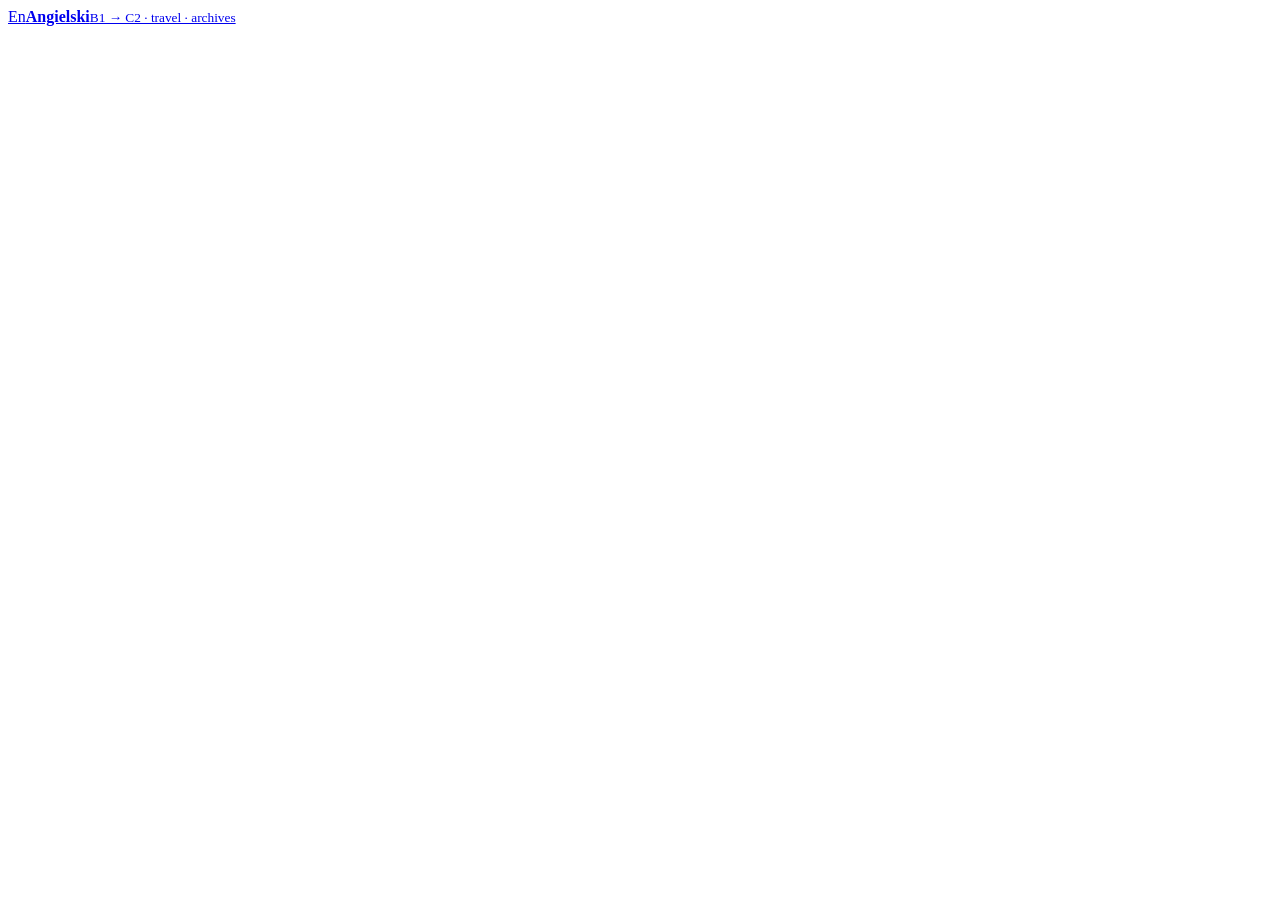
<file: src/index.html>
<!doctype html>
<html lang="pl">
<head>
<meta charset="utf-8">
<meta name="viewport" content="width=device-width, initial-scale=1, viewport-fit=cover">
<title>Angielski</title>
<meta name="description" content="Angielski dla Polaków od poziomu B1 do C2 oraz ścieżki Podróż i Archiwum i historia od podstaw: trening z automatycznym sprawdzaniem, słuchanie, wymowa, czasowniki nieregularne, dialogi.">
<meta name="theme-color" content="#081a1c">
<meta name="apple-mobile-web-app-capable" content="yes">
<meta name="mobile-web-app-capable" content="yes">
<meta name="apple-mobile-web-app-status-bar-style" content="default">
<meta name="apple-mobile-web-app-title" content="Angielski">
<!--PWA-->
<link rel="preconnect" href="https://fonts.googleapis.com">
<link rel="preconnect" href="https://fonts.gstatic.com" crossorigin>
<link rel="stylesheet" href="https://fonts.googleapis.com/css2?family=Crimson+Pro:ital,wght@0,400;0,600;0,700;1,400&family=Nunito:wght@400;600;700;800&display=swap">
<link rel="icon" href="data:image/svg+xml,%3Csvg xmlns='http://www.w3.org/2000/svg' viewBox='0 0 32 32'%3E%3Crect width='32' height='32' rx='8' fill='%230d9488'/%3E%3Crect y='27' width='32' height='5' fill='%23f59e0b'/%3E%3Ctext x='16' y='21' font-family='Georgia' font-size='17' font-weight='700' fill='white' text-anchor='middle'%3EEn%3C/text%3E%3C/svg%3E">
<!--CSS-->
</head>
<body>
<div class="app">
  <aside class="side" aria-label="Menu główne">
    <a class="brand" href="#/start"><span class="ini">En</span><span><b>Angielski</b><small>B1 → C2 · travel · archives</small></span></a>
    <nav class="nav" id="nav"></nav>
  </aside>
  <div class="col">
    <div class="status" id="status" aria-label="Postęp dnia"></div>
    <main class="main" id="main"></main>
  </div>
</div>
<nav class="bottomnav" id="bnav" aria-label="Nawigacja"></nav>
<div id="toasts" aria-live="polite"></div>
<!--JS-->
</body>
</html>
</file>
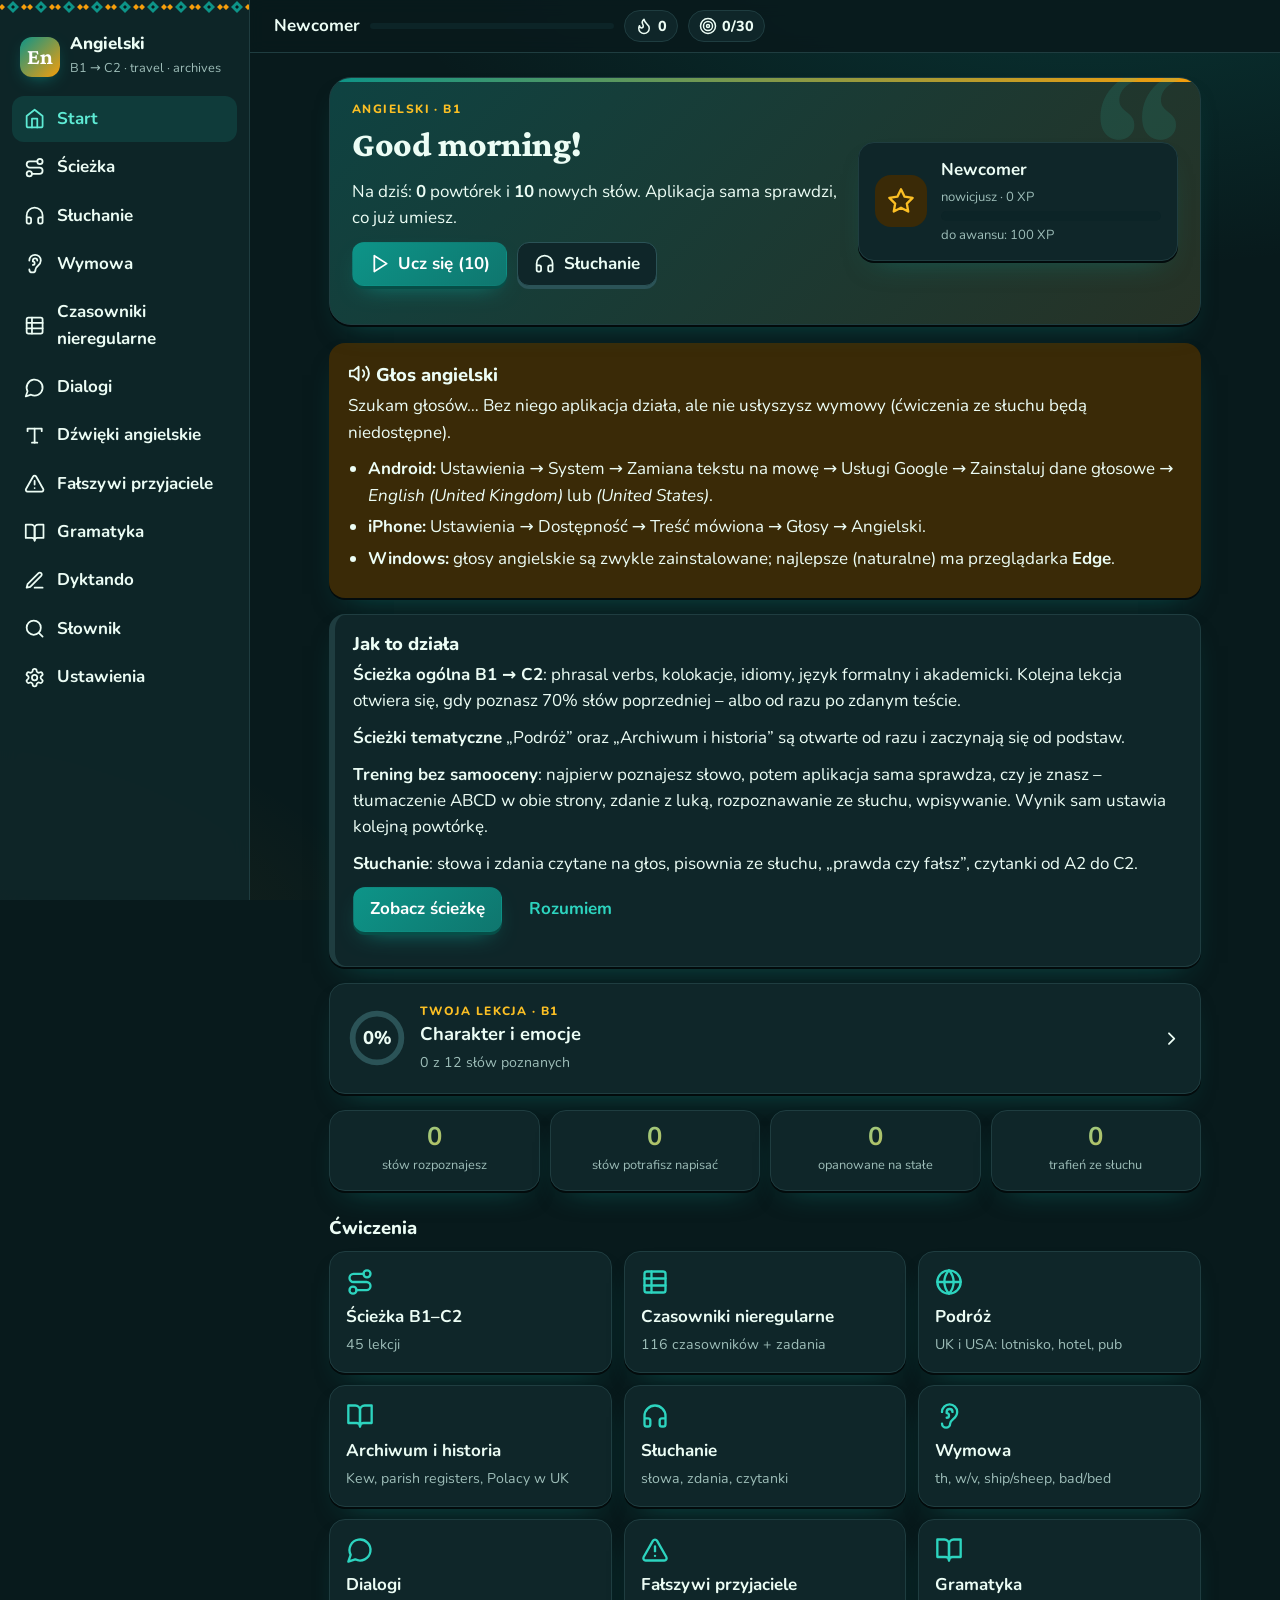
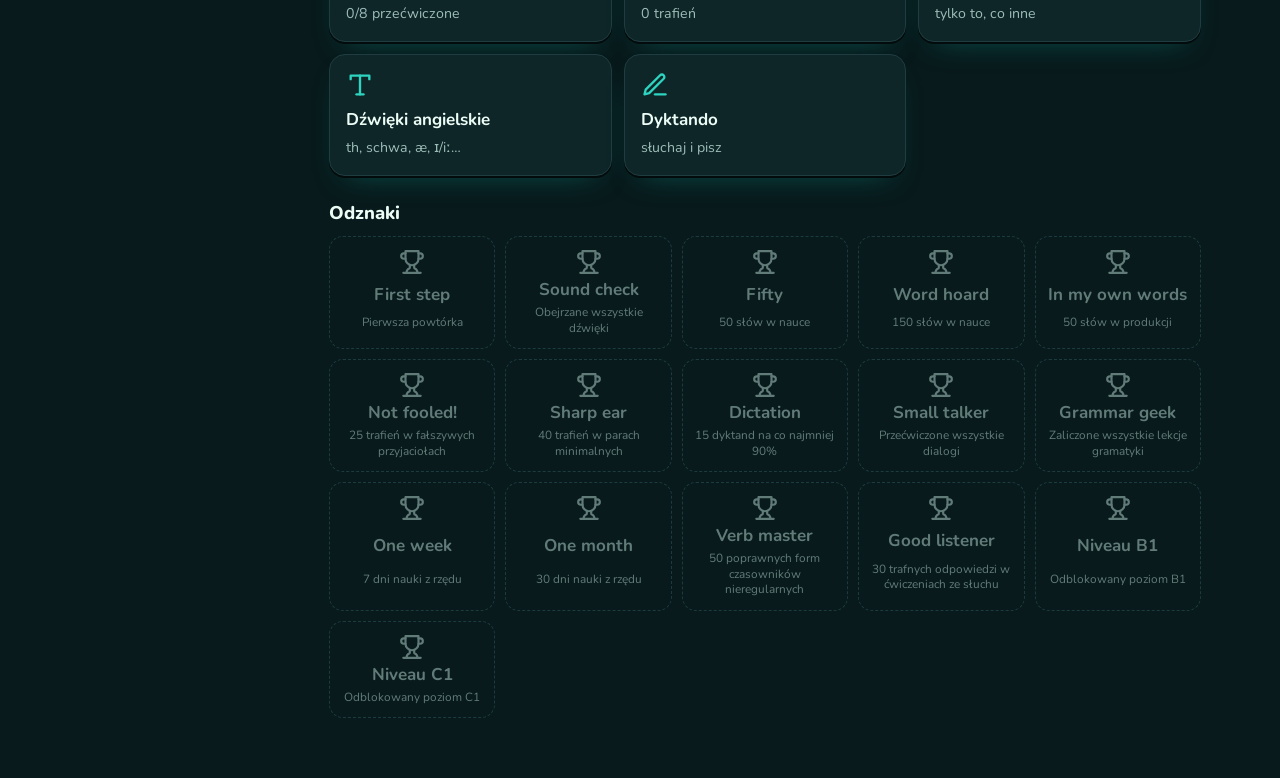
<file: Angielski_dla_Polaka.html>
<!doctype html>
<html lang="pl">
<head>
<meta charset="utf-8">
<meta name="viewport" content="width=device-width, initial-scale=1, viewport-fit=cover">
<title>Angielski</title>
<meta name="description" content="Angielski dla Polaków od poziomu B1 do C2 oraz ścieżki Podróż i Archiwum i historia od podstaw: trening z automatycznym sprawdzaniem, słuchanie, wymowa, czasowniki nieregularne, dialogi.">
<meta name="theme-color" content="#081a1c">
<meta name="apple-mobile-web-app-capable" content="yes">
<meta name="mobile-web-app-capable" content="yes">
<meta name="apple-mobile-web-app-status-bar-style" content="default">
<meta name="apple-mobile-web-app-title" content="Angielski">

<link rel="preconnect" href="https://fonts.googleapis.com">
<link rel="preconnect" href="https://fonts.gstatic.com" crossorigin>
<link rel="stylesheet" href="https://fonts.googleapis.com/css2?family=Crimson+Pro:ital,wght@0,400;0,600;0,700;1,400&family=Nunito:wght@400;600;700;800&display=swap">
<link rel="icon" href="data:image/svg+xml,%3Csvg xmlns='http://www.w3.org/2000/svg' viewBox='0 0 32 32'%3E%3Crect width='32' height='32' rx='8' fill='%230d9488'/%3E%3Crect y='27' width='32' height='5' fill='%23f59e0b'/%3E%3Ctext x='16' y='21' font-family='Georgia' font-size='17' font-weight='700' fill='white' text-anchor='middle'%3EEn%3C/text%3E%3C/svg%3E">
<style>
/* ============================================================
   UKRAIŃSKI DLA POLAKA – system wizualny
   Paleta: kobalt i pszeniczne złoto, akcent czerwieni haftu (вишива́нка).
   Czcionki: Nunito (interfejs) + Lora (ukraińskie słowa) – obie z cyrylicą.
   ============================================================ */
/* Motyw czarno-fioletowy (domyślny) – tokeny w stylu shadcn: tła zinc/violet, akcent fioletowy, kontrast tekstu ≥ 4.5:1 */
:root, :root[data-theme="dark"] {
  --bg: #081a1c; --bg2: #0c2427; --surface: #0f2629; --surface2: #143034; --ink: #ecfdf5; --muted: #9dbdb8; --line: #1f3d40; --line2: #2b5357;
  --primary: #2dd4bf; --primary-d: #5eead4; --primary-soft: #0f3b3a; --on-primary: #04211f; --fill: #0d9488;
  --gold: #fbbf24; --gold-l: #f59e0b; --gold-soft: #3a2a07;
  --red: #fb7185; --red-soft: #3b1220;
  --ok: #4ade80; --ok-soft: #0f2e1d; --bad: #fb7185; --bad-soft: #3b1220; --mid: #fbbf24; --mid-soft: #3a2a07;
  --st: #fbbf24; --g-die: #fb7185;
  --glow: radial-gradient(1200px 600px at 85% -10%, rgba(13, 148, 136, .24), transparent 60%), radial-gradient(900px 500px at -10% 110%, rgba(245, 158, 11, .12), transparent 60%);
  --sans: 'Nunito', 'Segoe UI', system-ui, -apple-system, Roboto, sans-serif;
  --serif: 'Crimson Pro', Georgia, 'Times New Roman', serif;
  --clay: 0 2px 0 #030b0c, 0 14px 30px -18px rgba(13, 148, 136, .55);
  --r: 16px;
  color-scheme: dark;
}
:root[data-theme="light"] {
  --bg: #f4f8f7; --bg2: #e6f0ee; --surface: #ffffff; --surface2: #f7fbfa; --ink: #0f2a2a; --muted: #4b6563; --line: #d7e6e3; --line2: #bfd6d2;
  --primary: #0f766e; --primary-d: #115e59; --primary-soft: #ccfbf1; --on-primary: #ffffff; --fill: #0d9488;
  --gold: #b45309; --gold-l: #d97706; --gold-soft: #fef3c7;
  --red: #be123c; --red-soft: #ffe4e6;
  --ok: #15803d; --ok-soft: #dcfce7; --bad: #be123c; --bad-soft: #ffe4e6; --mid: #a16207; --mid-soft: #fef3c7;
  --st: #b45309; --g-die: #be123c;
  --glow: radial-gradient(1200px 600px at 85% -10%, rgba(13, 148, 136, .10), transparent 60%);
  --clay: 0 2px 0 var(--line2), 0 12px 26px -18px rgba(6, 78, 71, .35);
  color-scheme: light;
}
* { box-sizing: border-box; }
html { -webkit-text-size-adjust: 100%; }
html, body { margin: 0; }
body { background: var(--bg); color: var(--ink); font: 17px/1.55 var(--sans); -webkit-font-smoothing: antialiased; overflow-x: hidden; }
a { color: var(--primary); text-underline-offset: 2px; }
button, input, select { font: inherit; color: inherit; }
h1, h2, h3 { line-height: 1.2; margin: 0 0 .4em; }
h1 { font-size: 1.7rem; font-weight: 800; letter-spacing: -.01em; }
h2 { font-size: 1.15rem; font-weight: 800; }
p { margin: 0 0 .6em; }
.ic { width: 1.25em; height: 1.25em; fill: none; stroke: currentColor; stroke-width: 2; stroke-linecap: round; stroke-linejoin: round; flex: none; vertical-align: -.22em; }
[lang="uk"], .ua { font-family: var(--serif); }
.st { color: var(--st); font-weight: 700; }
.muted { color: var(--muted); }
.small { font-size: .88rem; }
.center { text-align: center; justify-content: center; }
kbd { font: 600 .7rem var(--sans); border: 1px solid var(--line2); border-radius: 5px; padding: 0 .35em; color: var(--muted); margin-left: .4em; }
@media (hover: none) { kbd { display: none; } }

/* ---------- Szkielet ---------- */
.app { display: flex; min-height: 100vh; }
.side { width: 250px; flex: none; position: sticky; top: 0; height: 100vh; overflow-y: auto; background: var(--surface); border-right: 1px solid var(--line); padding: 0 12px 20px; }
.side::before { content: ''; display: block; height: 14px; margin: 0 -12px 14px; background: var(--emb) repeat-x center / auto 14px; }
.brand { display: flex; gap: 10px; align-items: center; padding: 6px 8px 16px; text-decoration: none; color: var(--ink); }
.brand .ini { width: 40px; height: 40px; border-radius: 12px; background: var(--primary); color: #fff; display: grid; place-items: center; font: 700 1.4rem var(--serif); box-shadow: inset 0 -5px 0 var(--gold-l); }
.brand b { display: block; font-weight: 800; line-height: 1.15; }
.brand small { color: var(--muted); font-size: .8rem; }
.nav a { display: flex; gap: 12px; align-items: center; padding: 10px 12px; border-radius: 12px; text-decoration: none; color: var(--ink); font-weight: 700; margin-bottom: 2px; }
.nav a:hover { background: var(--surface2); }
.nav a.on { background: var(--primary-soft); color: var(--primary-d); }
.col { flex: 1; min-width: 0; }
.status { position: sticky; top: 0; z-index: 20; display: flex; gap: 10px; align-items: center; padding: 10px 24px; background: color-mix(in srgb, var(--bg) 88%, transparent); backdrop-filter: blur(8px); border-bottom: 1px solid var(--line); }
.status .lv { display: flex; align-items: center; gap: 10px; text-decoration: none; color: var(--ink); flex: 1; max-width: 340px; min-width: 0; }
.status .lvn { font-weight: 700; white-space: nowrap; }
.status .bar { flex: 1; }
.pill { display: inline-flex; gap: 5px; align-items: center; padding: 4px 10px; border-radius: 99px; background: var(--surface); border: 1px solid var(--line); font-weight: 800; font-size: .9rem; white-space: nowrap; }
.pill.hot { color: var(--red); }
.pill.goal.done { background: var(--ok-soft); color: var(--ok); border-color: transparent; }
.main { max-width: 920px; margin: 0 auto; padding: 24px 24px 60px; }
.bottomnav { display: none; }
@media (max-width: 860px) {
  .side { display: none; }
  .status { padding: 8px 16px; }
  .main { padding: 16px 16px calc(96px + env(safe-area-inset-bottom)); }
  .bottomnav { display: flex; position: fixed; left: 0; right: 0; bottom: 0; z-index: 30; background: var(--surface); border-top: 1px solid var(--line); padding: 6px 4px calc(6px + env(safe-area-inset-bottom)); }
  .bottomnav a { flex: 1; display: flex; flex-direction: column; align-items: center; gap: 2px; padding: 6px 2px; text-decoration: none; color: var(--muted); font-size: .72rem; font-weight: 700; border-radius: 12px; min-height: 48px; }
  .bottomnav a .ic { width: 24px; height: 24px; }
  .bottomnav a.on { color: var(--primary); background: var(--primary-soft); }
  h1 { font-size: 1.45rem; }
}

/* ---------- Elementy ---------- */
.card { background: var(--surface); border: 1px solid var(--line); border-radius: var(--r); box-shadow: var(--clay); padding: 18px; margin-bottom: 16px; }
.card.note { background: var(--surface2); }
.card.warn { background: var(--gold-soft); border-color: transparent; }
.card.warn ul { padding-left: 1.2em; margin: .4em 0; }
.card.warn li { margin-bottom: .3em; }
.btn { display: inline-flex; align-items: center; justify-content: center; gap: 8px; min-height: 44px; padding: 8px 16px; border-radius: 12px; border: 1px solid var(--line2); background: var(--surface); color: var(--ink); font-weight: 700; text-decoration: none; cursor: pointer; box-shadow: 0 3px 0 var(--line2); transition: transform .08s, box-shadow .08s, background .15s; }
.btn:hover { background: var(--surface2); }
.btn:active { transform: translateY(2px); box-shadow: 0 1px 0 var(--line2); }
.btn:disabled { opacity: .55; cursor: default; }
.btn.primary { background: var(--primary); border-color: var(--primary-d); color: #fff; box-shadow: 0 3px 0 var(--primary-d); }
.btn.primary:hover { filter: brightness(1.07); }
:root[data-theme="dark"] .btn.primary { color: #0d1526; }
@media (prefers-color-scheme: dark) { :root:not([data-theme="light"]) .btn.primary { color: #0d1526; } }
.btn.ghost { background: transparent; box-shadow: none; border-color: transparent; color: var(--primary); }
.btn.danger { color: var(--bad); }
.btn.block { display: flex; width: 100%; }
.row { display: flex; flex-wrap: wrap; gap: 10px; align-items: center; margin: 10px 0 16px; }
.bar { height: 10px; border-radius: 99px; background: var(--bg2); overflow: hidden; }
.bar i { display: block; height: 100%; background: var(--primary); border-radius: 99px; transition: width .4s; }
.bar.gold i { background: var(--gold-l); }
.bar.thin { height: 6px; }
.tag { display: inline-flex; align-items: center; gap: 4px; font-size: .75rem; font-weight: 800; padding: 2px 9px; border-radius: 99px; background: var(--surface2); color: var(--muted); white-space: nowrap; }
.tag .ic { width: 1em; height: 1em; }
.sim-t { background: var(--ok-soft); color: var(--ok); }
.sim-p { background: var(--primary-soft); color: var(--primary-d); }
.sim-f { background: var(--red-soft); color: var(--red); }
.sim-o { background: var(--gold-soft); color: var(--gold); }
.say { display: inline-grid; place-items: center; width: 40px; height: 40px; border-radius: 50%; border: 1px solid var(--line2); background: var(--primary-soft); color: var(--primary-d); cursor: pointer; vertical-align: middle; flex: none; position: relative; }
.say.slow { width: auto; padding: 0 10px; border-radius: 99px; gap: 4px; display: inline-flex; align-items: center; }
.say.slow small { font-weight: 800; font-size: .72rem; }
.say.speaking, .say-chip.speaking { animation: pulse 1s infinite; }
@keyframes pulse { 50% { box-shadow: 0 0 0 6px color-mix(in srgb, var(--primary) 25%, transparent); } }
.chip { display: inline-flex; align-items: center; gap: 6px; padding: 6px 12px; border-radius: 99px; border: 1px solid var(--line2); background: var(--surface); text-decoration: none; color: var(--ink); font-weight: 700; font-size: .9rem; cursor: pointer; min-height: 40px; }
.chip.on { background: var(--primary); color: #fff; border-color: var(--primary-d); }
.chips { display: flex; gap: 8px; flex-wrap: wrap; margin-bottom: 16px; }
.tr { display: block; font: italic .9rem var(--sans); color: var(--muted); }
.sec { margin: 26px 0 12px; }
.phead { margin-bottom: 18px; }
.phead .lead { color: var(--muted); max-width: 64ch; }
.backl { display: inline-flex; align-items: center; gap: 4px; text-decoration: none; font-weight: 700; margin-bottom: 8px; min-height: 40px; }

/* ---------- Start ---------- */
.hero { display: grid; grid-template-columns: 1fr 320px; gap: 18px; align-items: center; margin-bottom: 18px; }
.kicker { text-transform: uppercase; letter-spacing: .12em; font-size: .75rem; font-weight: 800; color: var(--red); margin-bottom: .3em; }
.hero h1 { font-family: var(--serif); font-size: 2.2rem; }
.lvcard { display: flex; gap: 14px; align-items: center; background: var(--surface); border: 1px solid var(--line); border-radius: var(--r); box-shadow: var(--clay); padding: 14px 16px; }
.lvcard > div { flex: 1; display: grid; gap: 4px; }
.lvcard small { color: var(--muted); font-size: .82rem; }
.lvbadge { width: 52px; height: 52px; border-radius: 16px; background: var(--gold-soft); color: var(--gold); display: grid; place-items: center; flex: none; }
.lvbadge .ic { width: 28px; height: 28px; }
.intro { border-left: 6px solid var(--gold-l); }
.duo { display: grid; grid-template-columns: 1fr 1fr; gap: 16px; }
.dir { display: grid; gap: 10px; margin: 0; }
.dirh { display: flex; justify-content: space-between; align-items: baseline; }
.dirh h2 { margin: 0; }
.arrow { font-size: .8rem; font-weight: 800; color: var(--muted); background: var(--surface2); border-radius: 99px; padding: 2px 10px; }
.nums { display: grid; grid-template-columns: repeat(3, 1fr); gap: 8px; text-align: center; }
.nums b { display: block; font-size: 1.6rem; line-height: 1.1; }
.nums small { color: var(--muted); font-size: .78rem; }
.tiles { display: grid; grid-template-columns: repeat(3, 1fr); gap: 12px; }
.tile { display: grid; gap: 4px; padding: 16px; background: var(--surface); border: 1px solid var(--line); border-radius: var(--r); box-shadow: var(--clay); text-decoration: none; color: var(--ink); transition: transform .12s; }
.tile:hover { transform: translateY(-2px); }
.tile .ic { width: 28px; height: 28px; color: var(--primary); margin-bottom: 4px; }
.tile small { color: var(--muted); }
.badges { display: grid; grid-template-columns: repeat(auto-fill, minmax(150px, 1fr)); gap: 10px; }
.bdg { display: grid; gap: 2px; justify-items: center; text-align: center; padding: 12px 8px; border-radius: 14px; border: 1px dashed var(--line2); color: var(--muted); opacity: .6; }
.bdg .ic { width: 26px; height: 26px; }
.bdg small { font-size: .74rem; line-height: 1.3; }
.bdg.got { opacity: 1; border: 1px solid transparent; background: var(--gold-soft); color: var(--ink); }
.bdg.got .ic { color: var(--gold); }
@media (max-width: 860px) {
  .hero { grid-template-columns: 1fr; }
  .hero h1 { font-size: 1.8rem; }
  .duo { grid-template-columns: 1fr; }
  .tiles { grid-template-columns: 1fr 1fr; }
}

/* ---------- Słówka ---------- */
.topics { display: grid; grid-template-columns: repeat(auto-fill, minmax(220px, 1fr)); gap: 12px; }
.topic { display: grid; gap: 6px; text-decoration: none; color: var(--ink); margin: 0; }
.topic small { color: var(--muted); }
.tb { display: grid; grid-template-columns: 44px 1fr; align-items: center; gap: 8px; font-size: .75rem; color: var(--muted); }
.sessbar { display: flex; align-items: center; gap: 12px; margin-bottom: 14px; font-weight: 800; color: var(--muted); font-size: .9rem; }
.sessbar .bar { flex: 1; }
.fc { text-align: center; position: relative; padding: 26px 18px; }
.fc .meta { color: var(--muted); font-size: .85rem; font-weight: 700; margin-bottom: 8px; }
.newtag { position: absolute; top: 12px; right: 12px; font-size: .72rem; font-weight: 800; background: var(--gold-soft); color: var(--gold); padding: 2px 10px; border-radius: 99px; }
.big { font-size: 2.3rem; line-height: 1.25; margin: 6px 0; }
.big .ua { font-size: inherit; }
.big .tr { font-size: 1rem; margin-top: 4px; }
.big.pl { font-family: var(--sans); font-weight: 800; font-size: 1.7rem; }
.bigish { font-size: 1.45rem; }
.sayrow { display: flex; justify-content: center; gap: 8px; margin: 8px 0; }
.back { margin-top: 14px; padding-top: 14px; border-top: 1px dashed var(--line2); display: grid; gap: 8px; justify-items: center; }
.back .pl { font-size: 1.35rem; font-weight: 800; }
.forms { color: var(--muted); font-size: 1rem; }
.tags { display: flex; gap: 6px; flex-wrap: wrap; justify-content: center; }
.ex { background: var(--surface2); border-radius: 12px; padding: 10px 14px; width: 100%; }
.ex p { margin: 0 0 4px; }
.ex p[lang] { font-size: 1.12rem; }
.actions { margin-top: 4px; }
.actions.sticky { position: sticky; bottom: calc(80px + env(safe-area-inset-bottom)); z-index: 5; }
@media (min-width: 861px) { .actions.sticky { bottom: 16px; } }
.grades { display: grid; grid-template-columns: repeat(auto-fit, minmax(110px, 1fr)); gap: 8px; }
.grades .btn { flex-direction: column; gap: 0; min-height: 60px; }
.grades .btn small { font-weight: 600; color: var(--muted); font-size: .76rem; }
.grades .btn kbd { position: absolute; display: none; }
.grades .g1 { border-color: var(--bad); color: var(--bad); }
.grades .g3 { color: var(--mid); }
.grades .g4 { border-color: var(--primary); color: var(--primary-d); }
.grades .g5 { color: var(--ok); }
.ansrow { display: flex; gap: 8px; margin: 16px 0 10px; }
.answer { flex: 1; min-width: 0; min-height: 52px; padding: 10px 14px; border-radius: 12px; border: 2px solid var(--line2); background: var(--surface2); font: 1.35rem var(--serif); }
.answer:focus { outline: none; border-color: var(--primary); }
.verdict { padding: 8px 12px; border-radius: 12px; margin: 6px 0 8px; display: inline-block; }
.verdict.ok { background: var(--ok-soft); } .verdict.bad { background: var(--bad-soft); } .verdict.typo, .verdict.half { background: var(--mid-soft); }
.okc { color: var(--ok); } .badc { color: var(--bad); } .mid { color: var(--mid); }

/* klawiatura ekranowa */
.kb { display: grid; gap: 6px; margin: 6px auto 0; max-width: 620px; user-select: none; -webkit-user-select: none; }
.kb-row { display: flex; gap: 4px; justify-content: center; }
.key { flex: 1; max-width: 50px; min-height: 46px; padding: 0; border-radius: 9px; border: 1px solid var(--line2); background: var(--surface); box-shadow: 0 2px 0 var(--line2); font: 1.15rem var(--serif); cursor: pointer; touch-action: manipulation; }
.key:active { transform: translateY(2px); box-shadow: none; background: var(--primary-soft); }
.key.wide { max-width: 90px; flex: 1.6; font-family: var(--sans); font-weight: 800; font-size: 1rem; }
.key.space { max-width: 300px; flex: 5; font-family: var(--sans); font-size: .85rem; color: var(--muted); }
.key.ent { background: var(--primary); color: #fff; border-color: var(--primary-d); }
@media (max-width: 420px) { .kb-row { gap: 3px; } .key { min-height: 44px; font-size: 1.05rem; border-radius: 7px; } }

/* test wejściowy */
.tgrid { display: grid; grid-template-columns: repeat(auto-fill, minmax(150px, 1fr)); gap: 8px; margin-bottom: 16px; }
.tw { display: grid; gap: 2px; padding: 12px; border-radius: 12px; border: 1px solid var(--line2); background: var(--surface); cursor: pointer; text-align: left; min-height: 56px; }
.tw .ua { font-size: 1.2rem; }
.tw small { display: none; color: var(--ok); font-weight: 700; }
.tw.on { background: var(--ok-soft); border-color: var(--ok); }
.tw.on small { display: block; }

/* słownik */
.filters { display: grid; grid-template-columns: 2fr 1fr 1fr; gap: 8px; margin-bottom: 14px; }
.filters input, .filters select, .form input, .form select { min-height: 44px; padding: 8px 12px; border-radius: 12px; border: 1px solid var(--line2); background: var(--surface); }
@media (max-width: 640px) { .filters { grid-template-columns: 1fr 1fr; } .filters input { grid-column: 1 / -1; } }
.wlist { display: grid; gap: 8px; }
.wrow { display: flex; gap: 12px; align-items: flex-start; background: var(--surface); border: 1px solid var(--line); border-radius: 14px; padding: 10px 12px; }
.wmain { flex: 1; min-width: 0; }
.wmain .ua { font-size: 1.2rem; }
.wmain .pl { font-weight: 700; }
.wmain .forms { font-size: .9rem; }
.wside { display: grid; justify-items: end; gap: 6px; }
.dots { display: flex; gap: 4px; }
.dots i { width: 10px; height: 10px; border-radius: 50%; background: var(--bg2); border: 1px solid var(--line2); }
.dots i.l { background: var(--gold-l); } .dots i.k { background: var(--ok); }
@media (max-width: 520px) { .wside .tag { display: none; } }

/* fałszywi przyjaciele */
.ff { display: grid; grid-template-columns: repeat(auto-fill, minmax(260px, 1fr)); gap: 12px; }
.ffc { margin: 0; }
.ffh { display: flex; gap: 10px; align-items: center; margin-bottom: 6px; }
.ffh .tr { display: inline; margin-left: 6px; }
.eq { color: var(--ok); margin: 0; }
.neq { color: var(--red); }
.opts { display: grid; gap: 10px; margin: 10px 0; }
.opts.two { grid-template-columns: 1fr 1fr; }
.opt { min-height: 54px; flex-direction: column; gap: 0; }
.opt small { color: var(--muted); font-weight: 600; }
.opt.right { background: var(--ok-soft); border-color: var(--ok); color: var(--ok); opacity: 1; }
.opt.wrong { background: var(--bad-soft); border-color: var(--bad); color: var(--bad); opacity: 1; }

/* wymowa */
.rules { display: grid; gap: 12px; }
.rule { margin: 0; }
.exs { display: flex; gap: 8px; flex-wrap: wrap; }
.say-chip .ua, .say-chip span { font-size: 1.1rem; }
.big-say { min-height: 56px; font-size: 1.1rem; }
.letters { display: flex; justify-content: center; gap: 2px; flex-wrap: wrap; margin-top: 10px; }
.lt { font: 2.3rem/1.3 var(--serif); padding: 2px 3px; }
.lt.v { min-width: 48px; min-height: 60px; border-radius: 12px; border: 2px dashed var(--line2); background: var(--surface2); cursor: pointer; }
.lt.v:hover { border-color: var(--primary); }
.lt.v.right { background: var(--ok-soft); border: 2px solid var(--ok); color: var(--ok); }
.lt.v.wrong { background: var(--bad-soft); border: 2px solid var(--bad); color: var(--bad); }
.gap { color: var(--primary); border-bottom: 3px solid var(--primary); padding: 0 .1em; }

/* dialogi */
.dlist { display: grid; gap: 10px; }
.dl { display: flex; gap: 14px; align-items: center; text-decoration: none; color: var(--ink); margin: 0; }
.dl > .ic { width: 26px; height: 26px; color: var(--primary); }
.dl > div { flex: 1; display: grid; }
.dl small { color: var(--muted); }
.num { width: 34px; height: 34px; border-radius: 10px; background: var(--primary-soft); color: var(--primary-d); display: grid; place-items: center; font-weight: 800; flex: none; }
.dctl { display: flex; flex-wrap: wrap; gap: 8px; align-items: center; margin-bottom: 10px; }
.chatlog { display: grid; gap: 10px; margin: 16px 0; }
.bub { max-width: 82%; padding: 10px 14px 8px; border-radius: 18px; background: var(--surface); border: 1px solid var(--line); box-shadow: var(--clay); transition: box-shadow .2s, transform .2s; }
.bub.r0 { justify-self: start; border-bottom-left-radius: 6px; }
.bub.r1 { justify-self: end; border-bottom-right-radius: 6px; background: var(--primary-soft); }
.bub.now { box-shadow: 0 0 0 3px var(--gold-l); transform: scale(1.01); }
.who { font-size: .78rem; font-weight: 800; color: var(--red); }
.utt { font-size: 1.2rem; line-height: 1.4; }
.plt { color: var(--muted); font-size: .92rem; margin-top: 2px; }
.reveal { border: 1px dashed var(--line2); background: transparent; border-radius: 10px; padding: 4px 12px; color: var(--muted); cursor: pointer; font: 700 .9rem var(--sans); }
.tools { display: flex; gap: 4px; flex-wrap: wrap; margin-top: 6px; }
.tb1 { display: inline-flex; gap: 4px; align-items: center; border: 1px solid var(--line2); background: var(--surface); border-radius: 99px; min-height: 36px; padding: 0 10px; cursor: pointer; color: var(--primary-d); }
.tb1 small { font-weight: 800; font-size: .72rem; }
.tb1.rec { background: var(--red); color: #fff; border-color: var(--red); animation: pulse 1s infinite; }
.srres { font-size: .88rem; margin-top: 4px; }
.yourturn { border: 2px solid var(--gold-l); }
@media (max-width: 520px) { .bub { max-width: 94%; } }

/* dyktando */
.dict { font-size: 1.3rem; line-height: 1.6; }
.okw { color: var(--ok); }
.badw { color: var(--bad); text-decoration: underline wavy; text-underline-offset: 4px; }

/* gramatyka */
.lesson p { max-width: 70ch; }
.tbl { border-collapse: collapse; margin: 8px 0 14px; width: 100%; }
.tbl td { border-bottom: 1px solid var(--line); padding: 8px 10px; vertical-align: top; }
.tbl td[lang] { font-size: 1.12rem; }
.tbl b { color: var(--red); }
.qz { margin-bottom: 12px; }
.qz .opts { grid-template-columns: 1fr; }
.qz .opt { align-items: flex-start; text-align: left; font-family: var(--serif); font-size: 1.1rem; font-weight: 500; }
.empty { text-align: center; padding: 30px 18px; }
.empty .row { justify-content: center; }

/* alfabet */
.abc { display: grid; grid-template-columns: repeat(auto-fill, minmax(78px, 1fr)); gap: 8px; }
.lt-tile { position: relative; display: grid; gap: 0; justify-items: center; padding: 10px 4px; border-radius: 14px; border: 1px solid var(--line2); background: var(--surface); box-shadow: 0 3px 0 var(--line2); cursor: pointer; min-height: 72px; }
.lt-tile b { font: 1.5rem var(--serif); }
.lt-tile small { color: var(--muted); font-size: .78rem; }
.lt-tile.seen { background: var(--surface2); }
.lt-tile.on { border-color: var(--primary); background: var(--primary-soft); }
.lt-tile .dot { position: absolute; top: 7px; right: 8px; width: 8px; height: 8px; border-radius: 50%; background: var(--red); }
.letter { display: flex; gap: 20px; align-items: center; }
.lbig { font: 4rem/1 var(--serif); color: var(--primary); min-width: 110px; text-align: center; }
.ipa { color: var(--muted); }
.exw { display: flex; gap: 10px; align-items: center; flex-wrap: wrap; }
.exw .tr { display: inline; }
@media (max-width: 520px) { .letter { flex-direction: column; text-align: center; } .exw { justify-content: center; } }

/* ustawienia */
.form { display: grid; gap: 12px; }
.form label { display: flex; justify-content: space-between; gap: 12px; align-items: center; flex-wrap: wrap; font-weight: 700; }
.form input[type=number] { width: 100px; }
.sw { display: flex; gap: 10px; align-items: center; font-weight: 700; cursor: pointer; min-height: 40px; }
.form .sw { justify-content: flex-start; }
.sw input { width: 20px; height: 20px; accent-color: var(--primary); }

/* toasty, konfetti */
#toasts { position: fixed; top: 64px; right: 16px; z-index: 100; display: grid; gap: 8px; pointer-events: none; }
.toast { background: var(--surface); border: 1px solid var(--line); border-left: 6px solid var(--primary); border-radius: 12px; padding: 10px 14px; box-shadow: var(--clay); display: grid; min-width: 220px; animation: tin .3s; }
.toast span { color: var(--muted); font-size: .88rem; }
.toast.badge, .toast.level { border-left-color: var(--gold-l); }
.toast.goal { border-left-color: var(--ok); }
.toast.out { opacity: 0; transform: translateX(20px); transition: .4s; }
@keyframes tin { from { opacity: 0; transform: translateY(-10px); } }
.confetti { position: fixed; inset: 0; pointer-events: none; z-index: 99; }
@media (max-width: 860px) { #toasts { left: 16px; right: 16px; top: 56px; } }
@media (prefers-reduced-motion: reduce) { *, *::before, *::after { animation: none !important; transition: none !important; } }
:focus-visible { outline: 3px solid var(--gold-l); outline-offset: 2px; }

/* pas haftu (вишивка) */
:root { --emb: url("data:image/svg+xml,%3Csvg xmlns='http://www.w3.org/2000/svg' width='28' height='14' viewBox='0 0 28 14'%3E%3Cpath d='M14 1l6 6-6 6-6-6z' fill='%230d9488'/%3E%3Cpath d='M14 5l2 2-2 2-2-2z' fill='%23081a1c'/%3E%3Cpath d='M0 7l3-3 3 3-3 3zM22 7l3-3 3 3-3 3z' fill='%23f59e0b'/%3E%3C/svg%3E"); }

/* ============================================================
   Czarno-fioletowy: nadpisania i nowe elementy (ścieżka, trening, słuchanie)
   ============================================================ */
body { background: var(--glow), var(--bg); background-attachment: fixed; }
.side, .bottomnav { background: color-mix(in srgb, var(--surface) 92%, transparent); backdrop-filter: blur(10px); }
.brand .ini { background: linear-gradient(135deg, #0d9488, #f59e0b); box-shadow: 0 6px 18px -8px #0d9488; color: #fff; }
.btn.primary, :root[data-theme="dark"] .btn.primary { background: linear-gradient(135deg, var(--fill), #0f766e); border-color: transparent; color: #fff; box-shadow: 0 3px 0 #064e47, 0 10px 24px -12px #0d9488; }
:root[data-theme="light"] .btn.primary { box-shadow: 0 3px 0 #064e47; }
.chip.on { background: var(--fill); color: #fff; border-color: var(--fill); }
.key.ent { background: var(--fill); color: #fff; border-color: var(--fill); }
.bar i { background: linear-gradient(90deg, #0d9488, #f59e0b); }
.hero { background: linear-gradient(135deg, rgba(13, 148, 136, .28), rgba(245, 158, 11, .12)), var(--surface); border: 1px solid var(--line); border-radius: 22px; padding: 22px; box-shadow: var(--clay); }
.hero .kicker { color: var(--gold); }
.hero h1 { color: var(--ink); }
.nav a.on, .bottomnav a.on { background: var(--primary-soft); color: var(--primary-d); }
.card, .tile, .lvcard, .wrow, .tw, .bub, .lt-tile { border-color: var(--line); }
.tile:hover, .unode:hover:not(.lock) { box-shadow: 0 0 0 1px var(--primary), var(--clay); }
.say { background: var(--primary-soft); color: var(--primary-d); border-color: var(--line2); }
a { color: var(--primary-d); }
.st { color: var(--st); }

/* ścieżka */
.lvl { background: var(--surface); border: 1px solid var(--line); border-radius: 20px; padding: 16px; margin-bottom: 16px; box-shadow: var(--clay); }
.lvl.locked { opacity: .72; }
.lvlh { display: flex; gap: 12px; align-items: center; margin-bottom: 10px; }
.lvlh b { display: block; font-size: 1.05rem; }
.lvlh small { color: var(--muted); }
.lvtag { display: inline-grid; place-items: center; min-width: 46px; height: 32px; padding: 0 8px; border-radius: 10px; font: 800 .95rem var(--sans); color: #fff; vertical-align: middle; }
.lv-A1 { background: #064e47; } .lv-A2 { background: #0f766e; } .lv-B1 { background: #0f766e; } .lv-B2 { background: #0d9488; } .lv-C1 { background: #b45309; } .lv-C2 { background: linear-gradient(135deg, #0f766e, #f59e0b); }
.units { display: grid; grid-template-columns: repeat(auto-fill, minmax(150px, 1fr)); gap: 10px; margin-top: 12px; }
.unode { display: grid; justify-items: center; text-align: center; gap: 4px; padding: 14px 8px; border-radius: 16px; background: var(--surface2); border: 1px solid var(--line); text-decoration: none; color: var(--ink); transition: transform .15s; }
.unode:hover:not(.lock) { transform: translateY(-2px); }
.unode .uname { font-weight: 800; line-height: 1.2; font-size: .95rem; }
.unode small { color: var(--muted); font-size: .78rem; }
.unode.lock { opacity: .55; }
.unode.cur { border-color: var(--primary); box-shadow: 0 0 0 2px rgba(45, 212, 191, .35), 0 0 24px -6px #0d9488; }
.unode.done .rfg { stroke: var(--ok); }
.unode.text { border-style: dashed; }
.ring { position: relative; width: 58px; height: 58px; display: grid; place-items: center; flex: none; }
.ring svg { position: absolute; inset: 0; width: 100%; height: 100%; transform: rotate(-90deg); }
.ring .rbg { fill: none; stroke: var(--line2); stroke-width: 5; }
.ring .rfg { fill: none; stroke: url(#none); stroke: var(--gold-l); stroke-width: 5; stroke-linecap: round; transition: stroke-dashoffset .6s; }
.ring b { position: relative; font-size: .78rem; font-weight: 800; }
.ring.lockic { border-radius: 50%; background: var(--surface); border: 1px solid var(--line2); color: var(--muted); }
.ring.lockic .ic { width: 24px; height: 24px; }
.nextunit { display: flex; gap: 14px; align-items: center; text-decoration: none; color: var(--ink); }
.nextunit > div { flex: 1; } .nextunit b { display: block; font-size: 1.15rem; } .nextunit small { color: var(--muted); }
.nextunit .kicker { color: var(--gold); margin: 0; }
.unithead { display: flex; gap: 16px; align-items: center; flex-wrap: wrap; }
.unithead .row { margin: 0; flex: 1; }
.kpis { display: grid; grid-template-columns: repeat(4, 1fr); gap: 10px; margin-bottom: 8px; }
.kpi { background: var(--surface); border: 1px solid var(--line); border-radius: var(--r); padding: 12px; text-align: center; box-shadow: var(--clay); }
.kpi b { display: block; font-size: 1.6rem; line-height: 1.1; background: linear-gradient(135deg, var(--primary-d), var(--gold-l)); -webkit-background-clip: text; background-clip: text; color: transparent; }
.kpi small { color: var(--muted); font-size: .8rem; }
@media (max-width: 640px) { .kpis { grid-template-columns: repeat(2, 1fr); } }

/* trening i pytania */
.qtitle { font-weight: 800; color: var(--muted); text-transform: uppercase; letter-spacing: .06em; font-size: .78rem; margin-bottom: 8px; }
.opt { justify-content: flex-start; text-align: left; min-height: 54px; gap: 12px; }
.opt kbd { margin: 0; }
.opt .ua { font-size: 1.2rem; }
.opt.right { background: var(--ok-soft); border-color: var(--ok); color: var(--ink); opacity: 1; }
.opt.wrong { background: var(--bad-soft); border-color: var(--bad); color: var(--ink); opacity: 1; animation: shake .35s; }
.opt.pop { animation: pop .35s cubic-bezier(.2, 1.6, .4, 1); }
@keyframes pop { 40% { transform: scale(1.03); } }
@keyframes shake { 20%, 60% { transform: translateX(-6px); } 40%, 80% { transform: translateX(6px); } }
.cloze { font-size: 1.35rem; line-height: 1.5; margin: 8px 0; }
.cloze .gap { display: inline-block; min-width: 4em; border-bottom: 3px solid var(--gold-l); color: var(--gold); text-align: center; margin: 0 .15em; }
.listenbox { display: flex; gap: 12px; justify-content: center; align-items: center; margin: 10px 0; }
.bigplay { width: 92px; height: 92px; border-radius: 50%; border: 0; cursor: pointer; display: grid; place-items: center; color: #fff; background: radial-gradient(circle at 30% 30%, #2dd4bf, #0d9488 55%, #115e59); box-shadow: 0 0 0 8px rgba(13, 148, 136, .18), 0 14px 30px -10px #0d9488; transition: transform .1s; }
.bigplay:active { transform: scale(.96); }
.bigplay .ic { width: 40px; height: 40px; }
.bigplay.speaking { animation: pulse 1s infinite; }
.trq { font-size: 1.15rem; font-weight: 700; margin-top: 10px; }
.reveal { margin-top: 10px; padding: 14px; border-radius: 14px; background: var(--surface2); border: 1px solid var(--line); display: grid; gap: 6px; justify-items: center; text-align: center; }
.reveal .pl { font-weight: 800; font-size: 1.1rem; }
.big.sm { font-size: 1.7rem; }
.introcard .bigpl { font-size: 1.4rem; font-weight: 800; margin: 6px 0; }
.introcard { border: 1px solid var(--primary); box-shadow: 0 0 0 1px rgba(45, 212, 191, .25), 0 0 40px -12px #0d9488; }
.verdict { display: block; text-align: center; font-size: 1.05rem; }
.verdict.bad { background: var(--bad-soft); } .verdict.ok { background: var(--ok-soft); }
.sessbar .combo { display: inline-flex; gap: 4px; align-items: center; color: #fb923c; font-weight: 800; animation: pulse 1s infinite; }
.xpfloat { position: fixed; z-index: 120; font-weight: 800; color: var(--gold); pointer-events: none; transform: translate(-50%, 0); animation: floatup 1.1s ease-out forwards; }
@keyframes floatup { to { transform: translate(-50%, -60px); opacity: 0; } }
.readtext { font-size: 1.2rem; line-height: 1.7; }
.qz .opt { min-height: 48px; }
@media (prefers-reduced-motion: reduce) { .bigplay, .sessbar .combo { animation: none; } }
.ring.lockic svg.ic { position: static; transform: none; width: 24px; height: 24px; inset: auto; }
@media (max-width: 520px) { .units { grid-template-columns: repeat(2, minmax(0, 1fr)); } .unode { padding: 12px 6px; } }

/* ============================================================
   Niemiecki: kolory rodzajników, ćwiczenia der/die/das
   ============================================================ */
.g-der { color: var(--g-der); font-weight: 800; }
.g-die { color: var(--g-die); font-weight: 800; }
.g-das { color: var(--g-das); font-weight: 800; }
.opts.three { grid-template-columns: repeat(3, 1fr); }
.artbtn { justify-content: center; min-height: 64px; }
.artopt { font-size: 1.35rem; }
.opt.right .artopt, .opt.wrong .artopt { filter: none; }
.abc.de .lt-tile b { font-size: 1.15rem; }
.kb-de .key { font-size: 1.15rem; min-width: 2.6em; }
.tbl td .g-der, .tbl td .g-die, .tbl td .g-das { font-size: 1.05rem; }

/* ścieżki tematyczne i czasowniki nieregularne */
.lv-TR { background: linear-gradient(135deg, #2563eb, #0d9488); } .lv-AR { background: linear-gradient(135deg, #7c4a1e, #b45309); }
.lvtag { padding: 0 10px; }
.tipcard { border-left: 5px solid var(--gold-l); }
.tipcard ul { margin: .3em 0 0; padding-left: 1.2em; } .tipcard li { margin: .35em 0; }
.vwrap { overflow-x: auto; border: 1px solid var(--line); border-radius: var(--r); background: var(--surface); }
.vtab { width: 100%; border-collapse: collapse; font-size: .98rem; }
.vtab th { text-align: left; font-size: .78rem; text-transform: uppercase; letter-spacing: .05em; color: var(--muted); padding: 10px 8px; border-bottom: 1px solid var(--line); background: var(--surface2); position: sticky; top: 0; }
.vtab td { padding: 8px; border-bottom: 1px solid var(--line); vertical-align: middle; }
.vtab td small { display: block; color: var(--muted); font-size: .8rem; }
.vtab tr:hover td { background: var(--surface2); }
.vchg { font-weight: 800; color: var(--gold-l); }
.vaux-ist { font-weight: 800; color: var(--g-die); } .vaux-hat { color: var(--muted); }
.vmini { margin: 6px auto; } .vmini td:first-child { color: var(--muted); }
@media (max-width: 640px) {
  .vtab thead { display: none; }
  .vtab tr { display: grid; grid-template-columns: 44px 1fr 1fr 24px; grid-template-areas: "s i i d" "s a b d" "s c c d"; gap: 2px 8px; padding: 10px 8px; border-bottom: 1px solid var(--line); }
  .vtab td { border: 0; padding: 0; }
  .vtab td:nth-child(1) { grid-area: s; } .vtab td:nth-child(2) { grid-area: i; } .vtab td:nth-child(3) { grid-area: a; } .vtab td:nth-child(4) { grid-area: b; } .vtab td:nth-child(5) { grid-area: c; } .vtab td:nth-child(6) { grid-area: d; }
  .vtab td[data-l]:not(:nth-child(2))::before { content: attr(data-l) ': '; color: var(--muted); font-size: .75rem; }
}

/* ============================================================
   Angielski: Oxford teal + bursztyn, Crimson Pro dla haseł
   ============================================================ */
.ua, .big, .readtext, .utt, .lbig, .sc-it { font-family: var(--serif); }
.big { font-weight: 600; letter-spacing: -.005em; }
.lv-TR { background: linear-gradient(135deg, #0d9488, #0891b2); } .lv-AR { background: linear-gradient(135deg, #92400e, #b45309); }
.lv-B1 { background: #0f766e; } .lv-B2 { background: #0e7490; } .lv-C1 { background: #1e40af; } .lv-C2 { background: linear-gradient(135deg, #1e40af, #b45309); }
.hero { position: relative; overflow: hidden; background: linear-gradient(135deg, rgba(13, 148, 136, .26), rgba(245, 158, 11, .10)), var(--surface); }
.hero::before { content: ''; position: absolute; left: 0; right: 0; top: 0; height: 4px; background: linear-gradient(90deg, var(--fill), var(--gold-l)); }
.hero::after { content: '“'; position: absolute; right: 14px; top: -34px; font: 700 180px/1 var(--serif); color: var(--primary); opacity: .12; pointer-events: none; }
.kb-en { display: none; }
.vtab.en tr { grid-template-columns: 44px 1fr 1fr 24px; grid-template-areas: "s i i d" "s a b d"; }
@media (min-width: 641px) { .vtab.en tr { display: table-row; } }

</style>
</head>
<body>
<div class="app">
  <aside class="side" aria-label="Menu główne">
    <a class="brand" href="#/start"><span class="ini">En</span><span><b>Angielski</b><small>B1 → C2 · travel · archives</small></span></a>
    <nav class="nav" id="nav"></nav>
  </aside>
  <div class="col">
    <div class="status" id="status" aria-label="Postęp dnia"></div>
    <main class="main" id="main"></main>
  </div>
</div>
<nav class="bottomnav" id="bnav" aria-label="Nawigacja"></nav>
<div id="toasts" aria-live="polite"></div>
<script>
/* ============================================================
   ŚCIEŻKA OGÓLNA B1 → C2 (od poziomu średniozaawansowanego)
   W(angielski, część mowy, polski, formy/wymowa, podobieństwo, przykład, przykład PL)
   Część mowy: n – rzeczownik, v – czasownik, adj – przymiotnik, adv – przysłówek,
   pv – phrasal verb, phr – zwrot, idm – idiom, f – słowo funkcyjne / łącznik.
   Podobieństwo do polskiego: t – przezroczyste, p – podobne, f – fałszywy przyjaciel, o – obce.
   W przykładzie słowo docelowe w {…} (ćwiczenia z luką).
   ============================================================ */
var UA = window.UA || (window.UA = {});
UA.TOPICS = [];
UA.WORDS = [];
(function () {
  var cur;
  function L(level, id, name) { cur = id; UA.TOPICS.push({ id: id, name: name, level: level }); }
  function W(ua, pos, pl, forms, sim, ex, exPl) {
    UA.WORDS.push({ ua: ua, pos: pos, pl: pl, forms: forms || '', sim: sim, ex: ex || '', exPl: exPl || '', topic: cur });
  }

  /* ===================== B1 ===================== */
  L('B1', 'b1_people', 'Charakter i emocje');
  W('reliable', 'adj', 'niezawodny, solidny', '/rɪˈlaɪəbl/', 'o', 'She is the most {reliable} person on our team.', 'Ona jest najsolidniejszą osobą w naszym zespole.');
  W('stubborn', 'adj', 'uparty', '/ˈstʌbən/', 'o', 'My grandfather was too {stubborn} to ask for help.', 'Mój dziadek był zbyt uparty, żeby poprosić o pomoc.');
  W('shy', 'adj', 'nieśmiały', 'shier/shyer', 'o', 'He was {shy} at first, but then he opened up.', 'Na początku był nieśmiały, ale potem się otworzył.');
  W('generous', 'adj', 'hojny, szczodry', '/ˈdʒenərəs/', 'p', 'Thank you, that is very {generous} of you.', 'Dziękuję, to bardzo hojne z twojej strony.');
  W('anxious', 'adj', 'zaniepokojony, pełen obaw', '/ˈæŋkʃəs/', 'o', 'I always feel {anxious} before an exam.', 'Przed egzaminem zawsze się denerwuję.');
  W('embarrassed', 'adj', 'zawstydzony, zakłopotany', 'embarrassing – krępujący', 'o', 'I was so {embarrassed} when I forgot his name.', 'Było mi tak głupio, kiedy zapomniałem jego imienia.');
  W('disappointed', 'adj', 'rozczarowany', 'disappointing – rozczarowujący', 'o', 'The students were {disappointed} with their results.', 'Uczniowie byli rozczarowani wynikami.');
  W('proud of', 'phr', 'dumny z', '', 'o', 'We are very {proud of} you.', 'Jesteśmy z ciebie bardzo dumni.');
  W('jealous', 'adj', 'zazdrosny', '/ˈdʒeləs/', 'o', 'He gets {jealous} when she talks to other men.', 'Robi się zazdrosny, gdy ona rozmawia z innymi mężczyznami.');
  W('mood', 'n', 'nastrój, humor', '', 'o', 'The boss is in a bad {mood} today.', 'Szef ma dziś zły humor.');
  W('to get on with sb', 'pv', 'dogadywać się z kimś', 'got on', 'o', 'I {get on with} my colleagues really well.', 'Bardzo dobrze dogaduję się z kolegami.');
  W('to look forward to', 'pv', 'nie móc się doczekać, cieszyć się na', '+ -ing!', 'o', 'I am {looking forward to} meeting you.', 'Nie mogę się doczekać spotkania z tobą.');

  L('B1', 'b1_work', 'Praca i kariera');
  W('job interview', 'n', 'rozmowa kwalifikacyjna', '', 'p', 'I have a {job interview} on Monday.', 'W poniedziałek mam rozmowę o pracę.');
  W('to apply for', 'v', 'ubiegać się o', 'application – podanie', 'o', 'She {applied for} a job at the museum.', 'Złożyła podanie o pracę w muzeum.');
  W('salary', 'n', 'pensja (miesięczna/roczna)', 'wage – stawka (godzinowa/tygodniowa)', 'p', 'Teachers in Poland don’t earn a high {salary}.', 'Nauczyciele w Polsce nie zarabiają wysokiej pensji.');
  W('deadline', 'n', 'ostateczny termin', '', 'o', 'The {deadline} for the report is Friday.', 'Termin na raport upływa w piątek.');
  W('colleague', 'n', 'kolega/koleżanka z pracy', '/ˈkɒliːɡ/', 'p', 'A {colleague} of mine recommended this book.', 'Polecił mi tę książkę kolega z pracy.');
  W('to be in charge of', 'phr', 'być odpowiedzialnym za, kierować', '', 'o', 'Who is {in charge of} the history department?', 'Kto kieruje działem historii?');
  W('promotion', 'n', 'awans; promocja (marketing)', '', 'f', 'He got a {promotion} last year.', 'W zeszłym roku dostał awans.');
  W('to resign', 'v', 'zrezygnować (ze stanowiska)', 'resignation', 'p', 'The minister {resigned} after the scandal.', 'Minister podał się do dymisji po skandalu.');
  W('to fire', 'v', 'zwolnić (z pracy); strzelać', 'potocznie; formalnie: dismiss', 'o', 'He was {fired} for being late every day.', 'Zwolniono go za codzienne spóźnienia.');
  W('workload', 'n', 'obciążenie pracą', '', 'o', 'My {workload} is enormous before the end of term.', 'Przed końcem semestru mam ogromnie dużo pracy.');
  W('to take over', 'pv', 'przejąć (obowiązki, firmę)', 'took over · taken over', 'o', 'Who will {take over} your classes?', 'Kto przejmie twoje lekcje?');
  W('experienced', 'adj', 'doświadczony', 'experience – doświadczenie (bez lm.)', 'o', 'We need an {experienced} teacher.', 'Potrzebujemy doświadczonego nauczyciela.');

  L('B1', 'b1_media', 'Media i technologia');
  W('headline', 'n', 'nagłówek', '', 'o', 'The {headline} was completely misleading.', 'Nagłówek był zupełnie mylący.');
  W('fake news', 'n', 'fałszywe wiadomości', 'bez lm.', 't', 'It’s hard to tell {fake news} from real news.', 'Trudno odróżnić fałszywe wiadomości od prawdziwych.');
  W('reliable source', 'phr', 'wiarygodne źródło', '', 'p', 'Wikipedia is not always a {reliable source}.', 'Wikipedia nie zawsze jest wiarygodnym źródłem.');
  W('to go viral', 'phr', 'stać się viralem, błyskawicznie się rozprzestrzenić', '', 'o', 'The video {went viral} overnight.', 'Film z dnia na dzień stał się viralem.');
  W('to download', 'v', 'pobierać (z sieci)', 'upload – wysyłać', 'o', 'You can {download} the app for free.', 'Aplikację możesz pobrać za darmo.');
  W('device', 'n', 'urządzenie', '/dɪˈvaɪs/', 'o', 'Please switch off all electronic {devices}.', 'Proszę wyłączyć wszystkie urządzenia elektroniczne.');
  W('screen time', 'n', 'czas przed ekranem', '', 'o', 'Teenagers spend too much {screen time} on their phones.', 'Nastolatki spędzają za dużo czasu przed ekranem telefonu.');
  W('to subscribe to', 'v', 'subskrybować, prenumerować', 'subscription', 'p', 'I {subscribe to} a history podcast.', 'Subskrybuję podcast historyczny.');
  W('broadcast', 'n', 'transmisja, audycja', 'broadcast · broadcast (czas.)', 'o', 'The {broadcast} was interrupted by breaking news.', 'Audycję przerwano z powodu pilnych wiadomości.');
  W('privacy', 'n', 'prywatność', '/ˈprɪvəsi/', 'p', 'Social media is a threat to our {privacy}.', 'Media społecznościowe zagrażają naszej prywatności.');
  W('to log in', 'pv', 'zalogować się', 'log out – wylogować', 'o', 'I can’t {log in} to my account.', 'Nie mogę się zalogować na konto.');
  W('update', 'n', 'aktualizacja', 'to update – aktualizować', 'o', 'The app needs an {update}.', 'Aplikacja wymaga aktualizacji.');

  L('B1', 'b1_env', 'Środowisko');
  W('climate change', 'n', 'zmiana klimatu', '', 'p', '{Climate change} affects all of us.', 'Zmiana klimatu dotyczy nas wszystkich.');
  W('pollution', 'n', 'zanieczyszczenie', '', 'o', 'Air {pollution} is a serious problem in Kraków.', 'Zanieczyszczenie powietrza to poważny problem w Krakowie.');
  W('waste', 'n', 'odpady; marnotrawstwo', 'to waste – marnować', 'o', 'We produce too much plastic {waste}.', 'Produkujemy za dużo plastikowych odpadów.');
  W('to recycle', 'v', 'przetwarzać, poddawać recyklingowi', 'recycling', 't', 'We {recycle} paper, glass and plastic.', 'Oddajemy do recyklingu papier, szkło i plastik.');
  W('renewable energy', 'n', 'energia odnawialna', '', 'p', '{Renewable energy} is getting cheaper.', 'Energia odnawialna tanieje.');
  W('drought', 'n', 'susza', '/draʊt/', 'o', 'The {drought} destroyed the harvest.', 'Susza zniszczyła plony.');
  W('flood', 'n', 'powódź', '/flʌd/', 'o', 'The {flood} of 1997 was a disaster for Wrocław.', 'Powódź z 1997 roku była katastrofą dla Wrocławia.');
  W('endangered species', 'n', 'zagrożony gatunek', '', 'p', 'The European bison was once an {endangered species}.', 'Żubr był kiedyś gatunkiem zagrożonym.');
  W('sustainable', 'adj', 'zrównoważony, ekologiczny', 'sustainability', 'o', 'We need a more {sustainable} way of life.', 'Potrzebujemy bardziej zrównoważonego stylu życia.');
  W('carbon footprint', 'n', 'ślad węglowy', '', 'o', 'Flying increases your {carbon footprint}.', 'Latanie zwiększa twój ślad węglowy.');
  W('to run out of', 'pv', 'wyczerpać (zapasy), skończyć się', 'ran out', 'o', 'We are {running out of} time.', 'Kończy nam się czas.');
  W('to cut down on', 'pv', 'ograniczyć (coś)', 'cut down', 'o', 'I’m trying to {cut down on} meat.', 'Staram się ograniczyć mięso.');

  L('B1', 'b1_health', 'Zdrowie i styl życia');
  W('to recover', 'v', 'wracać do zdrowia', 'recovery', 'o', 'It took her weeks to {recover} from the flu.', 'Wyzdrowienie po grypie zajęło jej tygodnie.');
  W('symptom', 'n', 'objaw', '/ˈsɪmptəm/', 't', 'What are your {symptoms}?', 'Jakie ma pan objawy?');
  W('prescription', 'n', 'recepta', 'to prescribe', 'f', 'You need a {prescription} for this medicine.', 'Na ten lek potrzebna jest recepta.');
  W('to sprain', 'v', 'skręcić (np. kostkę)', 'a sprained ankle', 'o', 'I {sprained} my ankle playing football.', 'Skręciłem kostkę, grając w piłkę.');
  W('healthy diet', 'phr', 'zdrowa dieta', '', 'p', 'A {healthy diet} includes lots of vegetables.', 'Zdrowa dieta obejmuje dużo warzyw.');
  W('to work out', 'pv', 'ćwiczyć (na siłowni); rozwiązać', 'workout (n.)', 'o', 'I {work out} three times a week.', 'Ćwiczę trzy razy w tygodniu.');
  W('stressed out', 'adj', 'zestresowany', '', 'o', 'I’m totally {stressed out} this week.', 'W tym tygodniu jestem kompletnie zestresowany.');
  W('to get over', 'pv', 'dojść do siebie po, przeboleć', 'got over', 'o', 'It took him a year to {get over} the divorce.', 'Dojście do siebie po rozwodzie zajęło mu rok.');
  W('sore throat', 'n', 'ból gardła', '', 'o', 'I have a {sore throat} and a temperature.', 'Boli mnie gardło i mam gorączkę.');
  W('check-up', 'n', 'badanie kontrolne', '', 'o', 'I go for a {check-up} once a year.', 'Raz w roku chodzę na badania kontrolne.');
  W('to give up', 'pv', 'rzucić (nałóg); poddać się', 'gave up · given up', 'o', 'My father {gave up} smoking twenty years ago.', 'Mój ojciec rzucił palenie dwadzieścia lat temu.');
  W('sedentary', 'adj', 'siedzący (tryb życia)', '/ˈsedntri/', 'o', 'Teachers often have a {sedentary} lifestyle.', 'Nauczyciele często prowadzą siedzący tryb życia.');

  L('B1', 'b1_pv1', 'Phrasal verbs (1)');
  W('to find out', 'pv', 'dowiedzieć się, odkryć', 'found out', 'o', 'I want to {find out} more about my ancestors.', 'Chcę dowiedzieć się więcej o moich przodkach.');
  W('to turn up', 'pv', 'pojawić się (niespodziewanie)', 'też: podgłośnić', 'o', 'Only five students {turned up} for the lecture.', 'Na wykład przyszło tylko pięciu studentów.');
  W('to put off', 'pv', 'odkładać (na później)', 'put off', 'o', 'Don’t {put off} your homework until Sunday.', 'Nie odkładaj zadania domowego do niedzieli.');
  W('to look up', 'pv', 'sprawdzić (w słowniku, w sieci)', 'looked up', 'o', 'If you don’t know a word, {look} it {up}.', 'Jeśli nie znasz słowa, sprawdź je.');
  W('to come across', 'pv', 'natknąć się na', 'came across', 'o', 'I {came across} an interesting letter in the archive.', 'Natknąłem się w archiwum na ciekawy list.');
  W('to carry on', 'pv', 'kontynuować', '= continue', 'o', '{Carry on} reading, please.', 'Czytaj dalej, proszę.');
  W('to set up', 'pv', 'założyć, zorganizować', 'set up', 'o', 'They {set up} a history club at school.', 'Założyli w szkole klub historyczny.');
  W('to break down', 'pv', 'zepsuć się; załamać się', 'broke down', 'o', 'Our bus {broke down} on the motorway.', 'Nasz autobus zepsuł się na autostradzie.');
  W('to pick up', 'pv', 'odebrać (kogoś); podłapać (język)', 'picked up', 'o', 'I’ll {pick} you {up} at the station.', 'Odbiorę cię z dworca.');
  W('to point out', 'pv', 'zwrócić uwagę, wskazać', 'pointed out', 'o', 'She {pointed out} a mistake in the date.', 'Zwróciła uwagę na błąd w dacie.');
  W('to go through', 'pv', 'przejrzeć; przejść przez (trudności)', 'went through', 'o', 'Let’s {go through} the answers together.', 'Przejrzyjmy razem odpowiedzi.');
  W('to figure out', 'pv', 'rozgryźć, zrozumieć', 'figured out', 'o', 'I can’t {figure out} this handwriting.', 'Nie mogę rozszyfrować tego pisma.');

  L('B1', 'b1_opinion', 'Wyrażanie opinii');
  W('in my opinion', 'phr', 'moim zdaniem', 'NIE: according to me', 'p', '{In my opinion}, history should be compulsory.', 'Moim zdaniem historia powinna być obowiązkowa.');
  W('as far as I’m concerned', 'phr', 'jeśli o mnie chodzi', '', 'o', '{As far as I’m concerned}, the plan is fine.', 'Jeśli o mnie chodzi, plan jest w porządku.');
  W('to agree with', 'v', 'zgadzać się z', 'NIE: I am agree!', 'p', 'I completely {agree with} you.', 'Całkowicie się z tobą zgadzam.');
  W('to disagree', 'v', 'nie zgadzać się', 'disagreement', 'o', 'I’m afraid I {disagree}.', 'Obawiam się, że się nie zgadzam.');
  W('on the one hand … on the other hand', 'phr', 'z jednej strony… z drugiej strony', '', 'o', '{On the one hand} it’s cheap; on the other hand it’s slow.', 'Z jednej strony jest tanie, z drugiej wolne.');
  W('to be in favour of', 'phr', 'być za, popierać', 'US: favor', 'o', 'Most teachers are {in favour of} the reform.', 'Większość nauczycieli popiera reformę.');
  W('to be against', 'phr', 'być przeciw', '', 'p', 'I’m {against} the ban.', 'Jestem przeciwny zakazowi.');
  W('advantage', 'n', 'zaleta, korzyść', 'disadvantage – wada', 'o', 'The main {advantage} is the price.', 'Główną zaletą jest cena.');
  W('however', 'f', 'jednak', 'na początku zdania z przecinkiem', 'o', 'It was raining. {However}, we went out.', 'Padało. Mimo to wyszliśmy.');
  W('therefore', 'f', 'dlatego, zatem', 'formalne', 'o', 'He was ill and {therefore} absent.', 'Był chory i dlatego nieobecny.');
  W('to make a point', 'phr', 'przedstawić argument, zwrócić uwagę', '', 'o', 'You {make a} good {point}.', 'Trafna uwaga.');
  W('I see what you mean, but …', 'phr', 'rozumiem, o co ci chodzi, ale…', '', 'o', '{I see what you mean, but} I still think it’s wrong.', 'Rozumiem, o co ci chodzi, ale nadal uważam, że to błąd.');

  L('B1', 'b1_society', 'Społeczeństwo');
  W('society', 'n', 'społeczeństwo', '/səˈsaɪəti/', 'p', 'Education shapes {society}.', 'Edukacja kształtuje społeczeństwo.');
  W('unemployment', 'n', 'bezrobocie', 'unemployed – bezrobotny', 'o', '{Unemployment} has fallen this year.', 'Bezrobocie w tym roku spadło.');
  W('poverty', 'n', 'bieda, ubóstwo', 'poor – biedny', 'o', 'Millions of children live in {poverty}.', 'Miliony dzieci żyją w biedzie.');
  W('equality', 'n', 'równość', 'equal – równy', 'o', 'Women fought for {equality} at work.', 'Kobiety walczyły o równość w pracy.');
  W('immigrant', 'n', 'imigrant', 'emigrant – emigrant', 't', 'Many {immigrants} came to Britain after 2004.', 'Po 2004 roku do Wielkiej Brytanii przyjechało wielu imigrantów.');
  W('crime', 'n', 'przestępczość; przestępstwo', 'criminal', 'o', '{Crime} rates have dropped in the city.', 'Przestępczość w mieście spadła.');
  W('volunteer', 'n', 'wolontariusz', 'to volunteer', 'o', 'She works as a {volunteer} at a shelter.', 'Pracuje jako wolontariuszka w schronisku.');
  W('community', 'n', 'społeczność', '', 'o', 'The Polish {community} in London is huge.', 'Polska społeczność w Londynie jest ogromna.');
  W('tax', 'n', 'podatek', 'taxes, taxpayer', 'o', 'Everyone has to pay {tax}.', 'Każdy musi płacić podatki.');
  W('pension', 'n', 'emerytura', 'pensioner – emeryt', 'f', 'My mother lives on a small {pension}.', 'Moja mama żyje ze skromnej emerytury.');
  W('generation gap', 'n', 'przepaść pokoleniowa', '', 'p', 'There is a big {generation gap} in technology use.', 'W korzystaniu z technologii jest duża przepaść pokoleniowa.');
  W('homeless', 'adj', 'bezdomny', 'the homeless – bezdomni', 'o', 'The charity helps {homeless} people.', 'Fundacja pomaga bezdomnym.');

  /* ===================== B2 ===================== */
  L('B2', 'b2_pv2', 'Phrasal verbs (2)');
  W('to bring up', 'pv', 'wychować; poruszyć (temat)', 'brought up', 'o', 'She {brought up} an interesting question.', 'Poruszyła ciekawą kwestię.');
  W('to come up with', 'pv', 'wymyślić (pomysł)', 'came up with', 'o', 'We need to {come up with} a better idea.', 'Musimy wymyślić lepszy pomysł.');
  W('to turn down', 'pv', 'odrzucić (propozycję); ściszyć', 'turned down', 'o', 'He {turned down} the job offer.', 'Odrzucił ofertę pracy.');
  W('to put up with', 'pv', 'znosić, tolerować', 'put up with', 'o', 'I can’t {put up with} this noise any longer.', 'Nie mogę już znieść tego hałasu.');
  W('to look into', 'pv', 'zbadać, przyjrzeć się', 'looked into', 'o', 'The committee will {look into} the matter.', 'Komisja zbada tę sprawę.');
  W('to make up', 'pv', 'zmyślić; stanowić; pogodzić się', 'made up', 'o', 'Women {make up} 70% of teachers.', 'Kobiety stanowią 70% nauczycieli.');
  W('to rule out', 'pv', 'wykluczyć', 'ruled out', 'o', 'Historians cannot {rule out} this theory.', 'Historycy nie mogą wykluczyć tej teorii.');
  W('to back up', 'pv', 'poprzeć (dowodami); zrobić kopię zapasową', 'backed up', 'o', 'Can you {back up} your claim with sources?', 'Czy możesz poprzeć tezę źródłami?');
  W('to call off', 'pv', 'odwołać', 'called off', 'o', 'The trip was {called off} because of the strike.', 'Wycieczkę odwołano z powodu strajku.');
  W('to wear off', 'pv', 'mijać, słabnąć (o efekcie)', 'wore off', 'o', 'The novelty soon {wore off}.', 'Efekt nowości szybko minął.');
  W('to stand out', 'pv', 'wyróżniać się', 'stood out', 'o', 'Her essay really {stood out}.', 'Jej wypracowanie naprawdę się wyróżniało.');
  W('to get away with', 'pv', 'uniknąć kary za', 'got away with', 'o', 'He cheated and {got away with} it.', 'Ściągał i uszło mu to na sucho.');

  L('B2', 'b2_colloc', 'Kolokacje: make, do, take, have');
  W('to make a mistake', 'phr', 'zrobić błąd', 'NIE: do a mistake', 'o', 'Everyone {makes mistakes}.', 'Każdy popełnia błędy.');
  W('to do research', 'phr', 'prowadzić badania', 'NIE: make research', 'o', 'I {do research} on the Polish community in London.', 'Prowadzę badania nad Polonią w Londynie.');
  W('to make a decision', 'phr', 'podjąć decyzję', 'NIE: take a decision (US)', 'o', 'We need to {make a decision} today.', 'Musimy dziś podjąć decyzję.');
  W('to take part in', 'phr', 'brać udział w', '', 'o', 'Twenty schools {took part in} the competition.', 'W konkursie wzięło udział dwadzieścia szkół.');
  W('to do homework', 'phr', 'odrabiać lekcje', 'NIE: make homework', 'o', 'Have you {done} your {homework}?', 'Odrobiłeś lekcje?');
  W('to make progress', 'phr', 'robić postępy', '', 'o', 'You’re {making} great {progress}!', 'Robisz świetne postępy!');
  W('to take a break', 'phr', 'zrobić przerwę', '', 'o', 'Let’s {take a break} for ten minutes.', 'Zróbmy dziesięć minut przerwy.');
  W('to have a look', 'phr', 'rzucić okiem', '', 'o', 'Can I {have a look} at the document?', 'Mogę rzucić okiem na dokument?');
  W('to pay attention to', 'phr', 'zwracać uwagę na', '', 'o', 'Please {pay attention to} the dates.', 'Proszę zwrócić uwagę na daty.');
  W('to raise awareness', 'phr', 'zwiększać świadomość', '', 'o', 'The project aims to {raise awareness} of local history.', 'Projekt ma zwiększać świadomość historii lokalnej.');
  W('to draw a conclusion', 'phr', 'wyciągnąć wniosek', '', 'o', 'What {conclusion} can we {draw} from the source?', 'Jaki wniosek możemy wyciągnąć ze źródła?');
  W('to keep a promise', 'phr', 'dotrzymać obietnicy', 'break a promise – złamać', 'o', 'Politicians rarely {keep} their {promises}.', 'Politycy rzadko dotrzymują obietnic.');

  L('B2', 'b2_politics', 'Polityka i prawo');
  W('government', 'n', 'rząd', '/ˈɡʌvənmənt/', 'o', 'The {government} announced new reforms.', 'Rząd ogłosił nowe reformy.');
  W('election', 'n', 'wybory', 'general election – wybory parlamentarne', 'o', 'The {election} will be held in October.', 'Wybory odbędą się w październiku.');
  W('to vote', 'v', 'głosować', 'vote (n.) – głos', 'o', 'Who did you {vote} for?', 'Na kogo głosowałeś?');
  W('Member of Parliament', 'n', 'poseł (w Wielkiej Brytanii)', 'skrót: MP', 'p', 'Our local {Member of Parliament} visited the school.', 'Nasz lokalny poseł odwiedził szkołę.');
  W('bill', 'n', 'projekt ustawy; rachunek', 'act – ustawa (przyjęta)', 'f', 'Parliament rejected the {bill}.', 'Parlament odrzucił projekt ustawy.');
  W('law', 'n', 'prawo; ustawa', 'to break the law', 'o', 'Everyone is equal before the {law}.', 'Wszyscy są równi wobec prawa.');
  W('court', 'n', 'sąd', '/kɔːt/', 'o', 'The case went to {court}.', 'Sprawa trafiła do sądu.');
  W('trial', 'n', 'proces (sądowy)', 'on trial – przed sądem', 'o', 'The {trial} lasted three months.', 'Proces trwał trzy miesiące.');
  W('verdict', 'n', 'werdykt', '', 'p', 'The jury reached a {verdict}.', 'Ława przysięgłych wydała werdykt.');
  W('to sentence', 'v', 'skazać (na karę)', 'sentence (n.) – wyrok', 'o', 'He was {sentenced} to ten years in prison.', 'Skazano go na dziesięć lat więzienia.');
  W('the opposition', 'n', 'opozycja', '', 't', '{The opposition} criticised the budget.', 'Opozycja skrytykowała budżet.');
  W('referendum', 'n', 'referendum', 'lm. referendums / referenda', 't', 'The Brexit {referendum} took place in 2016.', 'Referendum w sprawie brexitu odbyło się w 2016 roku.');

  L('B2', 'b2_economy', 'Gospodarka');
  W('economy', 'n', 'gospodarka', 'economic – gospodarczy, economical – oszczędny', 'f', 'The {economy} is slowly recovering.', 'Gospodarka powoli się odbudowuje.');
  W('inflation', 'n', 'inflacja', '', 't', '{Inflation} has risen to 8%.', 'Inflacja wzrosła do 8%.');
  W('recession', 'n', 'recesja', '', 't', 'The country is in {recession}.', 'Kraj jest w recesji.');
  W('profit', 'n', 'zysk', 'loss – strata', 'p', 'The company made a huge {profit}.', 'Firma osiągnęła ogromny zysk.');
  W('to invest', 'v', 'inwestować', 'investment', 't', 'The city {invested} in public transport.', 'Miasto zainwestowało w transport publiczny.');
  W('supply and demand', 'phr', 'podaż i popyt', '', 'o', 'Prices depend on {supply and demand}.', 'Ceny zależą od podaży i popytu.');
  W('cost of living', 'n', 'koszty utrzymania', 'cost-of-living crisis', 'o', 'The {cost of living} in London is very high.', 'Koszty utrzymania w Londynie są bardzo wysokie.');
  W('to go bankrupt', 'phr', 'zbankrutować', 'bankruptcy', 'p', 'The shipyard {went bankrupt}.', 'Stocznia zbankrutowała.');
  W('trade', 'n', 'handel', 'to trade', 'o', 'The Hanseatic League controlled {trade} on the Baltic.', 'Hanza kontrolowała handel na Bałtyku.');
  W('wealth', 'n', 'bogactwo', 'wealthy – zamożny', 'o', 'The {wealth} of the empire came from its colonies.', 'Bogactwo imperium pochodziło z kolonii.');
  W('budget', 'n', 'budżet', '', 't', 'The school’s {budget} was cut.', 'Budżet szkoły został obcięty.');
  W('mortgage', 'n', 'kredyt hipoteczny', '/ˈmɔːɡɪdʒ/', 'o', 'We took out a {mortgage} to buy a flat.', 'Wzięliśmy kredyt hipoteczny na mieszkanie.');

  L('B2', 'b2_science', 'Nauka i badania');
  W('evidence', 'n', 'dowody (bez lm.)', 'a piece of evidence', 'o', 'There is no {evidence} for this theory.', 'Nie ma dowodów na tę teorię.');
  W('research', 'n', 'badania (bez lm.)', 'NIE: researches', 'o', 'Recent {research} shows that sleep is crucial.', 'Najnowsze badania pokazują, że sen jest kluczowy.');
  W('to discover', 'v', 'odkryć', 'discovery', 'o', 'Marie Curie {discovered} polonium and radium.', 'Maria Skłodowska-Curie odkryła polon i rad.');
  W('hypothesis', 'n', 'hipoteza', 'lm. hypotheses', 't', 'The experiment confirmed the {hypothesis}.', 'Eksperyment potwierdził hipotezę.');
  W('findings', 'n', 'wyniki (badań), ustalenia', 'tylko lm.', 'o', 'The {findings} were published in Nature.', 'Wyniki opublikowano w „Nature”.');
  W('to conduct', 'v', 'przeprowadzać (badanie)', 'conduct an experiment', 'o', 'They {conducted} a survey of 500 students.', 'Przeprowadzili ankietę wśród 500 uczniów.');
  W('breakthrough', 'n', 'przełom', '', 'o', 'Penicillin was a medical {breakthrough}.', 'Penicylina była przełomem w medycynie.');
  W('reliable data', 'phr', 'wiarygodne dane', 'data – lm. (datum)', 'p', 'We need {reliable data}.', 'Potrzebujemy wiarygodnych danych.');
  W('to prove', 'v', 'udowodnić', 'proved · proven/proved', 'o', 'Can you {prove} it?', 'Możesz to udowodnić?');
  W('theory', 'n', 'teoria', '/ˈθɪəri/', 't', 'Darwin’s {theory} changed biology.', 'Teoria Darwina zmieniła biologię.');
  W('peer review', 'n', 'recenzja naukowa', 'peer-reviewed', 'o', 'The article went through {peer review}.', 'Artykuł przeszedł recenzję naukową.');
  W('outcome', 'n', 'wynik, rezultat', '', 'o', 'Nobody could predict the {outcome} of the war.', 'Nikt nie mógł przewidzieć wyniku wojny.');

  L('B2', 'b2_culture', 'Kultura i sztuka');
  W('exhibition', 'n', 'wystawa', '/ˌeksɪˈbɪʃn/', 'o', 'The {exhibition} on the Tudors opens in May.', 'Wystawa o Tudorach otwiera się w maju.');
  W('masterpiece', 'n', 'arcydzieło', '', 'o', '„Lady with an Ermine” is a {masterpiece}.', '„Dama z gronostajem” to arcydzieło.');
  W('novel', 'n', 'powieść', 'NIE: nowela!', 'f', 'Orwell wrote the {novel} „1984” in 1948.', 'Orwell napisał powieść „Rok 1984” w 1948 roku.');
  W('playwright', 'n', 'dramatopisarz', '/ˈpleɪraɪt/', 'o', 'Shakespeare is England’s greatest {playwright}.', 'Szekspir to największy angielski dramatopisarz.');
  W('performance', 'n', 'występ, przedstawienie', '', 'o', 'The {performance} received a standing ovation.', 'Występ nagrodzono owacją na stojąco.');
  W('heritage', 'n', 'dziedzictwo', 'cultural heritage', 'o', 'Kraków is a UNESCO World {Heritage} Site.', 'Kraków jest na liście światowego dziedzictwa UNESCO.');
  W('to portray', 'v', 'przedstawiać, portretować', 'portrayal', 'o', 'The film {portrays} life in the trenches.', 'Film przedstawia życie w okopach.');
  W('review', 'n', 'recenzja', 'to review', 'o', 'The book got excellent {reviews}.', 'Książka dostała świetne recenzje.');
  W('sculpture', 'n', 'rzeźba', '', 'p', 'The museum has a {sculpture} by Rodin.', 'Muzeum ma rzeźbę Rodina.');
  W('audience', 'n', 'widownia, publiczność', '', 'o', 'The {audience} applauded for five minutes.', 'Publiczność biła brawo przez pięć minut.');
  W('to be set in', 'phr', 'rozgrywać się w (akcja)', '', 'o', 'The novel {is set in} Victorian London.', 'Akcja powieści rozgrywa się w wiktoriańskim Londynie.');
  W('bestseller', 'n', 'bestseller', '', 't', 'Her memoir became a {bestseller}.', 'Jej wspomnienia stały się bestsellerem.');

  L('B2', 'b2_link', 'Łączniki w tekście');
  W('although', 'f', 'chociaż', '+ zdanie', 'o', '{Although} it was late, we kept working.', 'Chociaż było późno, pracowaliśmy dalej.');
  W('despite', 'f', 'pomimo', '+ rzeczownik / -ing (bez „of”!)', 'o', '{Despite} the rain, the parade went ahead.', 'Pomimo deszczu parada się odbyła.');
  W('whereas', 'f', 'podczas gdy (kontrast)', '', 'o', 'Poland has a president, {whereas} Britain has a monarch.', 'Polska ma prezydenta, podczas gdy Wielka Brytania – monarchę.');
  W('moreover', 'f', 'ponadto', 'formalne', 'o', 'The plan is expensive. {Moreover}, it’s unrealistic.', 'Plan jest drogi. Ponadto jest nierealny.');
  W('as a result', 'f', 'w rezultacie', '', 'o', 'The harvest failed. {As a result}, prices rose.', 'Zbiory się nie udały. W rezultacie ceny wzrosły.');
  W('in spite of', 'f', 'pomimo', '+ rzeczownik / -ing', 'o', '{In spite of} his age, he climbed the mountain.', 'Pomimo wieku wspiął się na górę.');
  W('unless', 'f', 'chyba że, jeśli nie', '', 'o', 'We’ll go out {unless} it rains.', 'Wyjdziemy, chyba że będzie padać.');
  W('as long as', 'f', 'pod warunkiem że', '', 'o', 'You can stay {as long as} you are quiet.', 'Możesz zostać, pod warunkiem że będziesz cicho.');
  W('in order to', 'f', 'aby, żeby', '+ bezokolicznik', 'o', 'He went to London {in order to} study.', 'Pojechał do Londynu, żeby studiować.');
  W('nevertheless', 'f', 'niemniej jednak', '', 'o', 'The task was hard; {nevertheless}, they finished it.', 'Zadanie było trudne, niemniej je ukończyli.');
  W('whereby', 'f', 'na mocy którego, przez co', 'formalne', 'o', 'The treaty {whereby} Poland regained Pomerania…', 'Traktat, na mocy którego Polska odzyskała Pomorze…');
  W('provided that', 'f', 'pod warunkiem że', 'formalne', 'o', 'You may borrow the book {provided that} you return it.', 'Możesz pożyczyć książkę, pod warunkiem że ją oddasz.');

  L('B2', 'b2_abstract', 'Pojęcia abstrakcyjne');
  W('freedom', 'n', 'wolność', 'liberty – wolność (polityczna)', 'o', '{Freedom} of speech is a basic right.', 'Wolność słowa to podstawowe prawo.');
  W('responsibility', 'n', 'odpowiedzialność', '', 'o', 'Parents bear {responsibility} for their children.', 'Rodzice ponoszą odpowiedzialność za dzieci.');
  W('challenge', 'n', 'wyzwanie', 'to challenge – kwestionować', 'o', 'Teaching teenagers is a real {challenge}.', 'Uczenie nastolatków to prawdziwe wyzwanie.');
  W('cause', 'n', 'przyczyna; sprawa (idea)', 'to cause – powodować', 'o', 'What was the main {cause} of the war?', 'Co było główną przyczyną wojny?');
  W('consequence', 'n', 'konsekwencja, skutek', '', 'p', 'The decision had serious {consequences}.', 'Decyzja miała poważne konsekwencje.');
  W('influence', 'n', 'wpływ', 'to influence', 'o', 'Rome had a huge {influence} on European law.', 'Rzym miał ogromny wpływ na prawo europejskie.');
  W('awareness', 'n', 'świadomość', 'aware of – świadomy', 'o', 'Public {awareness} of the issue is growing.', 'Świadomość społeczna tego problemu rośnie.');
  W('belief', 'n', 'przekonanie, wiara', 'lm. beliefs · to believe', 'o', 'Medieval {beliefs} about illness were very different.', 'Średniowieczne przekonania o chorobach były zupełnie inne.');
  W('purpose', 'n', 'cel', '/ˈpɜːpəs/ · on purpose – celowo', 'o', 'What was the {purpose} of the document?', 'Jaki był cel tego dokumentu?');
  W('approach', 'n', 'podejście', 'to approach', 'o', 'We need a new {approach} to teaching.', 'Potrzebujemy nowego podejścia do nauczania.');
  W('identity', 'n', 'tożsamość', '', 'p', 'Language is part of national {identity}.', 'Język jest częścią tożsamości narodowej.');
  W('justice', 'n', 'sprawiedliwość; wymiar sprawiedliwości', '', 'p', 'The victims are still waiting for {justice}.', 'Ofiary wciąż czekają na sprawiedliwość.');

  /* ===================== C1 ===================== */
  L('C1', 'c1_idioms', 'Idiomy (1)');
  W('a blessing in disguise', 'idm', 'szczęście w nieszczęściu', '', 'o', 'Losing that job was {a blessing in disguise}.', 'Utrata tej pracy okazała się szczęściem w nieszczęściu.');
  W('to beat around the bush', 'idm', 'owijać w bawełnę', 'UK też: beat about the bush', 'o', 'Stop {beating around the bush} and tell me.', 'Przestań owijać w bawełnę i powiedz mi.');
  W('to break the ice', 'idm', 'przełamać lody', '', 'o', 'A quick game helped {break the ice}.', 'Krótka gra pomogła przełamać lody.');
  W('the last straw', 'idm', 'ostatnia kropla (która przelała czarę)', '', 'o', 'His rude email was {the last straw}.', 'Jego niegrzeczny mail był ostatnią kroplą.');
  W('to hit the nail on the head', 'idm', 'trafić w sedno', '', 'o', 'You’ve {hit the nail on the head}.', 'Trafiłeś w sedno.');
  W('once in a blue moon', 'idm', 'raz na ruski rok', '', 'o', 'We go to the theatre {once in a blue moon}.', 'Chodzimy do teatru raz na ruski rok.');
  W('to cut corners', 'idm', 'iść na skróty (kosztem jakości)', '', 'o', 'Don’t {cut corners} when you check sources.', 'Nie idź na skróty przy sprawdzaniu źródeł.');
  W('a piece of cake', 'idm', 'bułka z masłem', '', 'o', 'The test was {a piece of cake}.', 'Test był bułką z masłem.');
  W('to let the cat out of the bag', 'idm', 'wygadać się (zdradzić sekret)', '', 'o', 'Who {let the cat out of the bag}?', 'Kto się wygadał?');
  W('to be on the same page', 'idm', 'mieć wspólne zdanie, rozumieć się', '', 'o', 'Let’s make sure we’re {on the same page}.', 'Upewnijmy się, że myślimy tak samo.');
  W('to sit on the fence', 'idm', 'nie opowiadać się po żadnej stronie', '', 'o', 'Politicians often {sit on the fence}.', 'Politycy często nie zajmują stanowiska.');
  W('in the long run', 'idm', 'na dłuższą metę', '', 'o', '{In the long run}, education pays off.', 'Na dłuższą metę edukacja się opłaca.');

  L('C1', 'c1_formal', 'Język formalny');
  W('to acknowledge', 'v', 'przyznać, potwierdzić (odbiór)', 'acknowledgement', 'o', 'We {acknowledge} receipt of your letter.', 'Potwierdzamy otrzymanie Pana listu.');
  W('to enclose', 'v', 'załączać (do listu)', 'Please find enclosed…', 'o', 'Please find {enclosed} a copy of the certificate.', 'W załączeniu przesyłam kopię zaświadczenia.');
  W('regarding', 'f', 'odnośnie do, w sprawie', '= with regard to', 'o', 'I am writing {regarding} your enquiry.', 'Piszę w sprawie Pana zapytania.');
  W('to be grateful', 'phr', 'być wdzięcznym', 'I would be grateful if you could…', 'o', 'I would be {grateful} if you could reply soon.', 'Byłbym wdzięczny za szybką odpowiedź.');
  W('enquiry', 'n', 'zapytanie (UK)', 'US: inquiry', 'o', 'Thank you for your {enquiry}.', 'Dziękujemy za zapytanie.');
  W('to commence', 'v', 'rozpocząć (formalne)', '= begin', 'o', 'The ceremony will {commence} at noon.', 'Ceremonia rozpocznie się w południe.');
  W('prior to', 'f', 'przed (formalne)', '= before', 'o', 'Please register {prior to} your visit.', 'Prosimy o rejestrację przed wizytą.');
  W('to obtain', 'v', 'uzyskać', '', 'o', 'You must {obtain} permission to publish the images.', 'Musi pan uzyskać zgodę na publikację skanów.');
  W('to assist', 'v', 'pomagać (formalne)', 'assistance', 'f', 'Our staff will be happy to {assist} you.', 'Nasi pracownicy chętnie panu pomogą.');
  W('Yours sincerely', 'phr', 'Z poważaniem (gdy znasz nazwisko adresata)', 'Yours faithfully – Dear Sir/Madam', 'o', 'I look forward to hearing from you. {Yours sincerely}, M. Musiał', 'Czekam na odpowiedź. Z poważaniem, M. Musiał');
  W('to whom it may concern', 'phr', 'do wszystkich zainteresowanych', '', 'o', '{To whom it may concern}: this is to certify that…', 'Do wszystkich zainteresowanych: niniejszym zaświadcza się, że…');
  W('at your earliest convenience', 'phr', 'w najbliższym dogodnym terminie', '', 'o', 'Please reply {at your earliest convenience}.', 'Proszę o odpowiedź w najbliższym dogodnym terminie.');

  L('C1', 'c1_verbs', 'Czasowniki precyzyjne');
  W('to undermine', 'v', 'podważać, osłabiać', '', 'o', 'Fake news {undermines} trust in the media.', 'Fałszywe wiadomości podważają zaufanie do mediów.');
  W('to enhance', 'v', 'wzmacniać, poprawiać', '', 'o', 'Technology can {enhance} learning.', 'Technologia może usprawnić naukę.');
  W('to tackle', 'v', 'zmierzyć się z (problemem)', '', 'o', 'The government must {tackle} poverty.', 'Rząd musi zająć się problemem ubóstwa.');
  W('to foster', 'v', 'wspierać, rozwijać', '', 'o', 'Schools should {foster} critical thinking.', 'Szkoły powinny rozwijać krytyczne myślenie.');
  W('to overlook', 'v', 'przeoczyć; wychodzić na (o oknie)', 'overlooked', 'o', 'Historians often {overlook} women’s role in the war.', 'Historycy często pomijają rolę kobiet w wojnie.');
  W('to account for', 'v', 'wyjaśniać; stanowić (odsetek)', '', 'o', 'How do you {account for} the sudden change?', 'Jak wyjaśnisz tę nagłą zmianę?');
  W('to convey', 'v', 'przekazywać (znaczenie, emocje)', '', 'o', 'The letter {conveys} his despair.', 'List oddaje jego rozpacz.');
  W('to emerge', 'v', 'wyłonić się, pojawić się', 'emergence', 'o', 'New evidence {emerged} after the archives opened.', 'Po otwarciu archiwów pojawiły się nowe dowody.');
  W('to endure', 'v', 'znosić, przetrwać', 'enduring – trwały', 'o', 'The city {endured} a two-year siege.', 'Miasto przetrwało dwuletnie oblężenie.');
  W('to entail', 'v', 'pociągać za sobą, wiązać się z', '', 'o', 'What does the job {entail}?', 'Z czym wiąże się ta praca?');
  W('to refute', 'v', 'obalić (tezę)', '', 'o', 'New documents {refuted} the old theory.', 'Nowe dokumenty obaliły starą teorię.');
  W('to uphold', 'v', 'podtrzymać (wyrok); bronić (zasad)', 'upheld', 'o', 'The court {upheld} the verdict.', 'Sąd podtrzymał wyrok.');

  L('C1', 'c1_adj', 'Przymiotniki zaawansowane');
  W('controversial', 'adj', 'kontrowersyjny', '', 't', 'The monument remains {controversial}.', 'Pomnik nadal budzi kontrowersje.');
  W('unprecedented', 'adj', 'bezprecedensowy', '/ʌnˈpresɪdentɪd/', 'p', 'The pandemic caused {unprecedented} disruption.', 'Pandemia spowodowała bezprecedensowe zakłócenia.');
  W('plausible', 'adj', 'prawdopodobny, wiarygodny', 'implausible', 'o', 'His explanation sounds {plausible}.', 'Jego wyjaśnienie brzmi wiarygodnie.');
  W('biased', 'adj', 'stronniczy', 'bias (n.)', 'o', 'The chronicle is clearly {biased}.', 'Kronika jest wyraźnie stronnicza.');
  W('reluctant', 'adj', 'niechętny', 'reluctantly', 'o', 'He was {reluctant} to talk about the war.', 'Niechętnie mówił o wojnie.');
  W('thorough', 'adj', 'gruntowny, dokładny', '/ˈθʌrə/', 'o', 'The archivist did a {thorough} search.', 'Archiwista przeprowadził gruntowną kwerendę.');
  W('vivid', 'adj', 'żywy, barwny (opis)', '', 'o', 'Her diary gives a {vivid} picture of the uprising.', 'Jej dziennik daje żywy obraz powstania.');
  W('feasible', 'adj', 'wykonalny', '', 'o', 'Is the project {feasible}?', 'Czy projekt jest wykonalny?');
  W('ambiguous', 'adj', 'dwuznaczny', '', 'o', 'The treaty’s wording was {ambiguous}.', 'Sformułowania traktatu były dwuznaczne.');
  W('profound', 'adj', 'głęboki (wpływ, zmiana)', '', 'o', 'The war had a {profound} impact on society.', 'Wojna wywarła głęboki wpływ na społeczeństwo.');
  W('widespread', 'adj', 'powszechny, rozpowszechniony', '', 'o', 'Illiteracy was {widespread} in the 19th century.', 'W XIX wieku analfabetyzm był powszechny.');
  W('outdated', 'adj', 'przestarzały', '', 'o', 'This textbook is completely {outdated}.', 'Ten podręcznik jest zupełnie przestarzały.');

  L('C1', 'c1_nuance', 'Słowa mylone');
  W('affect / effect', 'phr', 'wpływać (cz.) / skutek (rz.)', 'affect = v, effect = n', 'o', 'The war {affected} every family.', 'Wojna dotknęła każdą rodzinę.');
  W('rise / raise', 'phr', 'rosnąć (bez dopełnienia) / podnosić (coś)', 'rose, risen / raised', 'o', 'Prices {rise}; governments raise taxes.', 'Ceny rosną; rządy podnoszą podatki.');
  W('economic / economical', 'phr', 'gospodarczy / oszczędny', '', 'o', 'The country faced an {economic} crisis.', 'Kraj stanął w obliczu kryzysu gospodarczego.');
  W('historic / historical', 'phr', 'przełomowy, doniosły / dotyczący historii', 'a historic moment, a historical novel', 'o', '1989 was a {historic} year for Poland.', 'Rok 1989 był dla Polski przełomowy.');
  W('lie / lay', 'phr', 'leżeć / kłaść (coś)', 'lay, lain / laid, laid', 'o', 'The documents {lie} on the desk.', 'Dokumenty leżą na biurku.');
  W('borrow / lend', 'phr', 'pożyczać (od) / pożyczać (komuś)', '', 'o', 'Can I {borrow} your pen?', 'Mogę pożyczyć twój długopis?');
  W('fewer / less', 'phr', 'mniej (policzalne) / mniej (niepoliczalne)', '', 'o', 'There are {fewer} students this year.', 'W tym roku jest mniej uczniów.');
  W('ensure / insure', 'phr', 'zapewnić / ubezpieczyć', '', 'o', 'Please {ensure} that all forms are signed.', 'Proszę upewnić się, że wszystkie formularze są podpisane.');
  W('principal / principle', 'phr', 'główny; dyrektor (szkoły, US) / zasada', '', 'o', 'It’s a matter of {principle}.', 'To kwestia zasad.');
  W('complement / compliment', 'phr', 'uzupełnienie / komplement', '', 'o', 'Thank you for the {compliment}!', 'Dziękuję za komplement!');
  W('stationary / stationery', 'phr', 'nieruchomy / materiały piśmiennicze', '', 'o', 'The train was {stationary} for an hour.', 'Pociąg stał przez godzinę.');
  W('discreet / discrete', 'phr', 'dyskretny / odrębny', '', 'o', 'Please be {discreet} about it.', 'Proszę zachować dyskrecję.');

  L('C1', 'c1_academic', 'Język akademicki');
  W('to argue that', 'phr', 'twierdzić, dowodzić, że', '', 'o', 'Davies {argues that} Poland was the heart of Europe.', 'Davies dowodzi, że Polska była sercem Europy.');
  W('to highlight', 'v', 'podkreślać, uwypuklać', '', 'o', 'The report {highlights} three key problems.', 'Raport uwypukla trzy kluczowe problemy.');
  W('to assess', 'v', 'oceniać', 'assessment', 'o', 'How do historians {assess} his reign?', 'Jak historycy oceniają jego panowanie?');
  W('a body of literature', 'phr', 'dorobek literatury przedmiotu', '', 'o', 'There is a large {body of literature} on the topic.', 'Literatura przedmiotu na ten temat jest obszerna.');
  W('to draw on', 'pv', 'opierać się na, czerpać z', 'drew on · drawn on', 'o', 'The study {draws on} unpublished letters.', 'Opracowanie opiera się na niepublikowanych listach.');
  W('primary source', 'n', 'źródło pierwotne', 'secondary source – opracowanie', 'p', 'A diary is a {primary source}.', 'Dziennik jest źródłem pierwotnym.');
  W('to shed light on', 'phr', 'rzucić światło na', '', 'o', 'The letters {shed light on} his motives.', 'Listy rzucają światło na jego motywy.');
  W('to be attributed to', 'phr', 'być przypisywanym (komuś)', '', 'o', 'The chronicle {is attributed to} Gallus Anonymus.', 'Kronikę przypisuje się Gallowi Anonimowi.');
  W('hence', 'f', 'stąd, zatem', 'formalne', 'o', 'The source is late; {hence} its reliability is limited.', 'Źródło jest późne; stąd ograniczona wiarygodność.');
  W('to a large extent', 'phr', 'w dużym stopniu', '', 'o', 'The war was, {to a large extent}, avoidable.', 'Wojny w dużym stopniu można było uniknąć.');
  W('notably', 'adv', 'zwłaszcza, w szczególności', '', 'o', 'Several countries, {notably} Poland, opposed the plan.', 'Kilka państw, zwłaszcza Polska, sprzeciwiło się planowi.');
  W('in terms of', 'phr', 'pod względem', '', 'o', '{In terms of} population, London was the largest city.', 'Pod względem ludności Londyn był największym miastem.');

  L('C1', 'c1_debate', 'Argumentacja i dyskusja');
  W('to make the case for', 'phr', 'przedstawić argumenty za', '', 'o', 'She {made the case for} teaching local history.', 'Przedstawiła argumenty za nauczaniem historii lokalnej.');
  W('to concede', 'v', 'przyznać (rację, punkt)', '', 'o', 'I {concede} that the evidence is limited.', 'Przyznaję, że dowody są ograniczone.');
  W('that’s a fair point', 'phr', 'to słuszna uwaga', '', 'o', 'Well, {that’s a fair point}.', 'Cóż, to słuszna uwaga.');
  W('with all due respect', 'phr', 'z całym szacunkiem (przed sprzeciwem)', '', 'o', '{With all due respect}, I think you’re wrong.', 'Z całym szacunkiem, myślę, że się mylisz.');
  W('to play devil’s advocate', 'idm', 'być adwokatem diabła', '', 'o', 'Let me {play devil’s advocate} for a moment.', 'Pozwól, że przez chwilę będę adwokatem diabła.');
  W('counterargument', 'n', 'kontrargument', '', 'p', 'Consider the {counterargument} too.', 'Weź pod uwagę także kontrargument.');
  W('to oversimplify', 'v', 'nadmiernie upraszczać', '', 'o', 'Textbooks often {oversimplify} the causes of war.', 'Podręczniki często nadmiernie upraszczają przyczyny wojen.');
  W('to back down', 'pv', 'wycofać się (ze stanowiska)', 'backed down', 'o', 'Neither side was willing to {back down}.', 'Żadna strona nie chciała ustąpić.');
  W('to jump to conclusions', 'idm', 'wyciągać pochopne wnioski', '', 'o', 'Don’t {jump to conclusions}.', 'Nie wyciągaj pochopnych wniosków.');
  W('compelling', 'adj', 'przekonujący, nieodparty', '', 'o', 'The prosecutor presented {compelling} evidence.', 'Prokurator przedstawił przekonujące dowody.');
  W('to take into account', 'phr', 'brać pod uwagę', '', 'o', 'We must {take into account} the context.', 'Musimy wziąć pod uwagę kontekst.');
  W('by and large', 'idm', 'ogólnie rzecz biorąc', '', 'o', '{By and large}, the reform was a success.', 'Ogólnie rzecz biorąc, reforma była sukcesem.');

  /* ===================== C2 ===================== */
  L('C2', 'c2_idioms', 'Idiomy (2)');
  W('to bite the bullet', 'idm', 'zacisnąć zęby i zrobić coś trudnego', '', 'o', 'I finally {bit the bullet} and started my thesis.', 'W końcu zacisnąłem zęby i zacząłem pisać pracę.');
  W('a red herring', 'idm', 'fałszywy trop', '', 'o', 'The anonymous letter turned out to be {a red herring}.', 'Anonimowy list okazał się fałszywym tropem.');
  W('to throw the baby out with the bathwater', 'idm', 'wylać dziecko z kąpielą', '', 'o', 'Reform the system, but don’t {throw the baby out with the bathwater}.', 'Zreformuj system, ale nie wylewaj dziecka z kąpielą.');
  W('the elephant in the room', 'idm', 'problem, o którym wszyscy wiedzą, ale milczą', '', 'o', 'Funding is {the elephant in the room}.', 'Finansowanie to problem, o którym nikt nie mówi.');
  W('to have a chip on one’s shoulder', 'idm', 'mieć kompleks, żywić urazę', '', 'o', 'He {has a chip on his shoulder} about his education.', 'Ma kompleksy na punkcie swojego wykształcenia.');
  W('to steal someone’s thunder', 'idm', 'ukraść komuś show', '', 'o', 'She {stole my thunder} by announcing it first.', 'Ukradła mi show, ogłaszając to pierwsza.');
  W('a Pyrrhic victory', 'idm', 'pyrrusowe zwycięstwo', '', 'p', 'It was {a Pyrrhic victory} – they won but lost the army.', 'To było pyrrusowe zwycięstwo – wygrali, ale stracili armię.');
  W('to cross the Rubicon', 'idm', 'przekroczyć Rubikon', '', 'p', 'By signing, he {crossed the Rubicon}.', 'Podpisując, przekroczył Rubikon.');
  W('to call a spade a spade', 'idm', 'nazywać rzeczy po imieniu', '', 'o', 'Let’s {call a spade a spade}: it was a massacre.', 'Nazwijmy rzeczy po imieniu: to była masakra.');
  W('to add insult to injury', 'idm', 'dolać oliwy do ognia; na domiar złego', '', 'o', 'To {add insult to injury}, it started to rain.', 'Na domiar złego zaczęło padać.');
  W('in a nutshell', 'idm', 'w skrócie', '', 'o', '{In a nutshell}, the plan failed.', 'W skrócie: plan się nie powiódł.');
  W('to go down in history', 'idm', 'przejść do historii', '', 'o', 'The speech {went down in history}.', 'Przemówienie przeszło do historii.');

  L('C2', 'c2_lit', 'Język literacki');
  W('melancholy', 'n', 'melancholia', '', 't', 'A sense of {melancholy} pervades the poem.', 'Poczucie melancholii przenika wiersz.');
  W('dusk', 'n', 'zmierzch', 'dawn – świt', 'o', 'They reached the village at {dusk}.', 'Dotarli do wsi o zmierzchu.');
  W('ephemeral', 'adj', 'ulotny, efemeryczny', '', 'p', 'Fame is {ephemeral}.', 'Sława jest ulotna.');
  W('to linger', 'v', 'pozostawać, nie znikać', '', 'o', 'The smell of smoke {lingered} for days.', 'Zapach dymu utrzymywał się przez kilka dni.');
  W('yearning', 'n', 'tęsknota, pragnienie', 'to yearn for', 'o', 'Exile poetry is full of {yearning} for home.', 'Poezja emigracyjna pełna jest tęsknoty za domem.');
  W('desolate', 'adj', 'opustoszały, ponury', '', 'o', 'After the war the village was {desolate}.', 'Po wojnie wieś była opustoszała.');
  W('to glimmer', 'v', 'migotać, tlić się', 'a glimmer of hope', 'o', 'A {glimmer} of hope remained.', 'Pozostał cień nadziei.');
  W('solitude', 'n', 'samotność (z wyboru)', 'loneliness – samotność (smutna)', 'o', 'The poet sought {solitude} in the mountains.', 'Poeta szukał samotności w górach.');
  W('poignant', 'adj', 'przejmujący', '/ˈpɔɪnjənt/', 'o', 'It’s a {poignant} letter from a soldier to his mother.', 'To przejmujący list żołnierza do matki.');
  W('to wane', 'v', 'słabnąć, zanikać', 'on the wane', 'o', 'The empire’s power began to {wane}.', 'Potęga imperium zaczęła słabnąć.');
  W('foreboding', 'n', 'złe przeczucie', '', 'o', 'He was filled with {foreboding}.', 'Ogarnęło go złe przeczucie.');
  W('the zeitgeist', 'n', 'duch czasu', '', 'p', 'The novel captures {the zeitgeist} of the 1920s.', 'Powieść oddaje ducha lat 20.');

  L('C2', 'c2_rare', 'Słownictwo wyrafinowane');
  W('ubiquitous', 'adj', 'wszechobecny', '/juːˈbɪkwɪtəs/', 'o', 'Smartphones are now {ubiquitous}.', 'Smartfony są dziś wszechobecne.');
  W('meticulous', 'adj', 'skrupulatny', '', 'o', 'She kept {meticulous} records.', 'Prowadziła skrupulatne zapiski.');
  W('to exacerbate', 'v', 'pogarszać, zaostrzać', '', 'o', 'The drought {exacerbated} the famine.', 'Susza pogłębiła głód.');
  W('paramount', 'adj', 'najważniejszy, nadrzędny', '', 'o', 'Safety is {paramount}.', 'Bezpieczeństwo jest najważniejsze.');
  W('inexorable', 'adj', 'nieubłagany', '', 'o', 'The {inexorable} decline of the empire…', 'Nieubłagany upadek imperium…');
  W('to corroborate', 'v', 'potwierdzić (dowodami)', 'corroboration', 'o', 'Other sources {corroborate} his account.', 'Inne źródła potwierdzają jego relację.');
  W('spurious', 'adj', 'fałszywy, pozorny', '', 'o', 'The document turned out to be {spurious}.', 'Dokument okazał się fałszywy.');
  W('to obfuscate', 'v', 'zaciemniać (celowo)', '', 'o', 'Propaganda {obfuscated} the facts.', 'Propaganda zaciemniała fakty.');
  W('quintessential', 'adj', 'wzorcowy, kwintesencjonalny', '', 'p', 'It’s the {quintessential} English village.', 'To wzorcowa angielska wieś.');
  W('to vindicate', 'v', 'oczyścić z zarzutów; dowieść słuszności', '', 'o', 'History {vindicated} his decision.', 'Historia przyznała mu rację.');
  W('serendipity', 'n', 'szczęśliwy traf', '', 'o', 'Finding the letter was pure {serendipity}.', 'Znalezienie listu było czystym szczęśliwym trafem.');
  W('hitherto', 'adv', 'dotychczas (formalne)', '', 'o', 'The archive revealed {hitherto} unknown facts.', 'Archiwum ujawniło nieznane dotąd fakty.');

  L('C2', 'c2_traps', 'Pułapki dla Polaków');
  W('actually', 'adv', 'właściwie, tak naprawdę (NIE: aktualnie)', 'aktualnie – currently, at present', 'f', '{Actually}, I’m from Kraków, not Warsaw.', 'Właściwie jestem z Krakowa, nie z Warszawy.');
  W('eventually', 'adv', 'w końcu, ostatecznie (NIE: ewentualnie)', 'ewentualnie – possibly, alternatively', 'f', 'We {eventually} found the right file.', 'W końcu znaleźliśmy właściwą teczkę.');
  W('sympathetic', 'adj', 'współczujący (NIE: sympatyczny)', 'sympatyczny – nice, likeable', 'f', 'The doctor was very {sympathetic}.', 'Lekarz był bardzo wyrozumiały.');
  W('lecture', 'n', 'wykład (NIE: lektura)', 'lektura – (set) reading', 'f', 'The {lecture} on the Tudors starts at ten.', 'Wykład o Tudorach zaczyna się o dziesiątej.');
  W('fabric', 'n', 'tkanina (NIE: fabryka)', 'fabryka – factory', 'f', 'The flag was made of silk {fabric}.', 'Flaga była uszyta z jedwabnej tkaniny.');
  W('pathetic', 'adj', 'żałosny (NIE: patetyczny)', 'patetyczny – grandiloquent', 'f', 'What a {pathetic} excuse!', 'Co za żałosna wymówka!');
  W('ordinary', 'adj', 'zwyczajny (NIE: ordynarny)', 'ordynarny – vulgar, rude', 'f', 'He was an {ordinary} soldier.', 'Był zwykłym żołnierzem.');
  W('receipt / recipe', 'phr', 'paragon / przepis kulinarny (NIE: recepta!)', 'recepta – prescription', 'f', 'Keep the {receipt} in case you return it.', 'Zachowaj paragon na wypadek zwrotu.');
  W('gymnasium', 'n', 'sala gimnastyczna (NIE: liceum)', 'liceum – secondary school', 'f', 'The exam is held in the school {gymnasium}.', 'Egzamin odbywa się w sali gimnastycznej.');
  W('preservative', 'n', 'konserwant (NIE: prezerwatywa)', 'prezerwatywa – condom', 'f', 'This jam contains no {preservatives}.', 'Ten dżem nie zawiera konserwantów.');
  W('extra', 'adj', 'dodatkowy (NIE: ekstra = super)', 'super – great', 'f', 'There is an {extra} charge for luggage.', 'Za bagaż jest dodatkowa opłata.');
  W('dress', 'n', 'sukienka (NIE: dres)', 'dres – tracksuit', 'f', 'She wore a long blue {dress}.', 'Miała na sobie długą niebieską sukienkę.');

  L('C2', 'c2_register', 'Rejestr i styl');
  W('to put it mildly', 'phr', 'delikatnie mówiąc', '', 'o', 'The results were, {to put it mildly}, disappointing.', 'Wyniki były, delikatnie mówiąc, rozczarowujące.');
  W('to cut a long story short', 'phr', 'krótko mówiąc', '', 'o', '{To cut a long story short}, we missed the train.', 'Krótko mówiąc, spóźniliśmy się na pociąg.');
  W('needless to say', 'phr', 'nie trzeba dodawać, że', '', 'o', '{Needless to say}, the archive was closed.', 'Nie trzeba dodawać, że archiwum było zamknięte.');
  W('so to speak', 'phr', 'że tak powiem', '', 'o', 'He was, {so to speak}, the black sheep of the family.', 'Był, że tak powiem, czarną owcą rodziny.');
  W('it goes without saying', 'phr', 'to oczywiste, rzecz jasna', '', 'o', '{It goes without saying} that sources must be cited.', 'Rzecz jasna, źródła trzeba cytować.');
  W('kind of / sort of', 'phr', 'tak jakby, w pewnym sensie (potoczne)', '', 'o', 'I’m {kind of} tired.', 'Jestem trochę zmęczony.');
  W('mate', 'n', 'kolega, stary (UK, potoczne)', 'US: buddy, dude', 'o', 'Cheers, {mate}!', 'Dzięki, stary!');
  W('gonna / wanna', 'phr', 'going to / want to (potoczne, w mowie)', 'nie w piśmie formalnym', 'o', 'I’m {gonna} be late.', 'Spóźnię się.');
  W('I reckon', 'phr', 'myślę, sądzę (UK, potoczne)', '', 'o', '{I reckon} it’ll rain later.', 'Myślę, że później będzie padać.');
  W('notwithstanding', 'f', 'pomimo (bardzo formalne)', '', 'o', '{Notwithstanding} these difficulties, the project succeeded.', 'Pomimo tych trudności projekt się powiódł.');
  W('heretofore', 'adv', 'dotychczas (prawnicze)', '', 'o', 'Rights {heretofore} granted remain valid.', 'Dotychczas przyznane prawa pozostają w mocy.');
  W('understatement', 'n', 'niedopowiedzenie (typowo brytyjskie)', '„not bad” = świetnie', 'o', '„Quite good” is a British {understatement} for „excellent”.', '„Quite good” to brytyjskie niedopowiedzenie oznaczające „świetny”.');
})();

</script>
<script>
/* ============================================================
   ŚCIEŻKI TEMATYCZNE (od poziomu początkującego, otwarte od razu)
   TR – Podróż: Wielka Brytania, Irlandia, USA
   AR – Archiwum i historia: kwerendy, dokumenty, stare pismo, Polacy w Wielkiej Brytanii
   ============================================================ */
var UA = window.UA || (window.UA = {});
(function () {
  var cur;
  function L(level, id, name) { cur = id; UA.TOPICS.push({ id: id, name: name, level: level }); }
  function W(ua, pos, pl, forms, sim, ex, exPl) {
    UA.WORDS.push({ ua: ua, pos: pos, pl: pl, forms: forms || '', sim: sim, ex: ex || '', exPl: exPl || '', topic: cur });
  }

  /* ===================== PODRÓŻ ===================== */
  L('TR', 'tr_basics', 'Podstawy i grzeczność');
  W('Excuse me', 'phr', 'przepraszam (zaczepiając kogoś)', 'Sorry – przepraszam (za coś)', 'o', '{Excuse me}, is this seat taken?', 'Przepraszam, czy to miejsce jest zajęte?');
  W('Could you help me, please?', 'phr', 'czy mógłby mi pan pomóc?', '', 'o', '{Could you help me, please?} I’m lost.', 'Czy mógłby mi pan pomóc? Zgubiłem się.');
  W('Could you speak more slowly?', 'phr', 'czy może pan mówić wolniej?', '', 'o', 'Sorry, {could you speak more slowly?}', 'Przepraszam, czy może pan mówić wolniej?');
  W('Pardon?', 'phr', 'słucham? (proszę powtórzyć)', 'też: Sorry?', 'o', '{Pardon?} I didn’t catch that.', 'Słucham? Nie dosłyszałem.');
  W('Cheers!', 'phr', 'dzięki! / na zdrowie! (UK)', '', 'o', '{Cheers}, mate!', 'Dzięki, stary!');
  W('No worries', 'phr', 'nie ma sprawy', '', 'o', '— Thanks a lot! — {No worries}.', '— Wielkie dzięki! — Nie ma sprawy.');
  W('How much is it?', 'phr', 'ile to kosztuje?', '', 'o', '{How much is it}, please?', 'Ile to kosztuje?');
  W('I’d like …', 'phr', 'poproszę…, chciałbym…', '= I would like', 'o', '{I’d like} a coffee, please.', 'Poproszę kawę.');
  W('Do you take cards?', 'phr', 'czy przyjmujecie karty?', '', 'o', '{Do you take cards}, or is it cash only?', 'Przyjmujecie karty czy tylko gotówkę?');
  W('Where is the nearest …?', 'phr', 'gdzie jest najbliższy…?', '', 'o', '{Where is the nearest} cash machine?', 'Gdzie jest najbliższy bankomat?');
  W('toilet', 'n', 'toaleta', 'UK: loo (pot.), US: restroom, bathroom', 'p', 'Where are the {toilets}, please?', 'Gdzie są toalety?');
  W('queue', 'n', 'kolejka', '/kjuː/ · US: line · to queue', 'o', 'Please join the {queue}.', 'Proszę stanąć w kolejce.');
  W('Have a nice day!', 'phr', 'miłego dnia!', '', 'o', 'Thank you. {Have a nice day!}', 'Dziękuję. Miłego dnia!');

  L('TR', 'tr_airport', 'Lotnisko i samolot');
  W('flight', 'n', 'lot', '', 'o', 'Our {flight} is delayed by two hours.', 'Nasz lot jest opóźniony o dwie godziny.');
  W('boarding pass', 'n', 'karta pokładowa', '', 'o', 'Please show your {boarding pass}.', 'Proszę pokazać kartę pokładową.');
  W('gate', 'n', 'wyjście (do samolotu); brama', '', 'o', 'Boarding starts at {gate} 14.', 'Boarding zaczyna się przy wyjściu 14.');
  W('check-in desk', 'n', 'stanowisko odprawy', '', 'p', 'Where is the {check-in desk} for Ryanair?', 'Gdzie jest stanowisko odprawy Ryanaira?');
  W('hand luggage', 'n', 'bagaż podręczny', 'US: carry-on (bag)', 'o', 'Liquids in {hand luggage} must be under 100 ml.', 'Płyny w bagażu podręcznym nie mogą przekraczać 100 ml.');
  W('baggage reclaim', 'n', 'odbiór bagażu', 'US: baggage claim', 'o', 'We waited at {baggage reclaim} for an hour.', 'Czekaliśmy godzinę przy odbiorze bagażu.');
  W('delayed', 'adj', 'opóźniony', 'delay (n.)', 'o', 'The flight to Edinburgh is {delayed}.', 'Lot do Edynburga jest opóźniony.');
  W('cancelled', 'adj', 'odwołany', 'US: canceled', 'p', 'Our flight was {cancelled} because of fog.', 'Nasz lot odwołano z powodu mgły.');
  W('passport control', 'n', 'kontrola paszportowa', 'UK: Border Force', 'p', 'There was a long queue at {passport control}.', 'Przy kontroli paszportowej była długa kolejka.');
  W('customs', 'n', 'odprawa celna, urząd celny', 'nothing to declare', 'o', 'Go through the green channel at {customs}.', 'Przejdź zielonym korytarzem przez odprawę celną.');
  W('to miss a flight', 'phr', 'spóźnić się na samolot', '', 'o', 'Hurry up or we’ll {miss} our {flight}!', 'Pośpiesz się, bo spóźnimy się na samolot!');
  W('My luggage hasn’t arrived.', 'phr', 'mój bagaż nie dotarł', '', 'o', 'Excuse me, {my luggage hasn’t arrived}.', 'Przepraszam, mój bagaż nie dotarł.');
  W('ETA', 'n', 'elektroniczna autoryzacja podróży (UK)', 'Electronic Travel Authorisation', 'o', 'You need an {ETA} to visit the UK.', 'Na wizytę w Wielkiej Brytanii potrzebna jest autoryzacja ETA.');

  L('TR', 'tr_train', 'Pociąg i komunikacja');
  W('return ticket', 'n', 'bilet powrotny (w obie strony)', 'single – w jedną stronę · US: round trip / one-way', 'o', 'A {return ticket} to Oxford, please.', 'Bilet w obie strony do Oksfordu, proszę.');
  W('platform', 'n', 'peron', 'US: track', 't', 'The train leaves from {platform} 9.', 'Pociąg odjeżdża z peronu 9.');
  W('to change trains', 'phr', 'przesiadać się', '', 'o', 'You have to {change trains} at Crewe.', 'Musisz przesiąść się w Crewe.');
  W('timetable', 'n', 'rozkład jazdy', 'US: schedule', 'o', 'Check the {timetable} before you go.', 'Sprawdź rozkład przed wyjazdem.');
  W('the Tube', 'n', 'metro londyńskie', 'US: subway, UK inne miasta: underground / metro', 'o', 'We took {the Tube} to the British Museum.', 'Pojechaliśmy metrem do British Museum.');
  W('Oyster card', 'n', 'karta miejska w Londynie', 'albo płatność zbliżeniowa (contactless)', 'o', 'You can top up your {Oyster card} at the station.', 'Kartę Oyster doładujesz na stacji.');
  W('Mind the gap!', 'phr', 'uwaga na szczelinę! (między pociągiem a peronem)', '', 'o', '„{Mind the gap!}” said the announcement.', '„Uwaga na szczelinę!” – mówił komunikat.');
  W('double-decker', 'n', 'autobus piętrowy', '', 'o', 'We sat on the top deck of a {double-decker}.', 'Siedzieliśmy na górze piętrowego autobusu.');
  W('bus stop', 'n', 'przystanek autobusowy', '', 'p', 'Get off at the next {bus stop}.', 'Wysiądź na następnym przystanku.');
  W('to get off', 'pv', 'wysiadać', 'get on – wsiadać', 'o', 'Where should I {get off} for the Tower?', 'Gdzie mam wysiąść do Tower?');
  W('rush hour', 'n', 'godziny szczytu', '', 'o', 'Avoid the Tube during {rush hour}.', 'Unikaj metra w godzinach szczytu.');
  W('Is this the train to …?', 'phr', 'czy to pociąg do…?', '', 'o', 'Excuse me, {is this the train to} York?', 'Przepraszam, czy to pociąg do Yorku?');
  W('railcard', 'n', 'karta zniżkowa na kolej (UK)', 'np. Two Together, Senior', 'o', 'With a {railcard} you save a third.', 'Z kartą zniżkową oszczędzasz jedną trzecią.');

  L('TR', 'tr_hotel', 'Nocleg');
  W('I have a reservation.', 'phr', 'mam rezerwację', 'under the name …', 'p', 'Good evening, {I have a reservation} under Nowak.', 'Dobry wieczór, mam rezerwację na nazwisko Nowak.');
  W('single room', 'n', 'pokój jednoosobowy', 'double / twin room', 'p', 'I’d like a {single room} for two nights.', 'Poproszę pokój jednoosobowy na dwie noce.');
  W('breakfast included', 'phr', 'śniadanie w cenie', '', 'p', 'Is {breakfast included}?', 'Czy śniadanie jest w cenie?');
  W('to check in', 'pv', 'zameldować się', 'check out – wymeldować się', 'o', 'What time can we {check in}?', 'O której możemy się zameldować?');
  W('reception', 'n', 'recepcja', '', 't', 'Leave your key at {reception}.', 'Zostaw klucz w recepcji.');
  W('towel', 'n', 'ręcznik', '/ˈtaʊəl/', 'o', 'Could we have some more {towels}?', 'Czy możemy dostać więcej ręczników?');
  W('… doesn’t work', 'phr', '… nie działa', '', 'o', 'The heating {doesn’t work}.', 'Ogrzewanie nie działa.');
  W('B&B', 'n', 'pensjonat ze śniadaniem (bed and breakfast)', '', 'o', 'We stayed at a lovely {B&B} in Cornwall.', 'Zatrzymaliśmy się w uroczym pensjonacie w Kornwalii.');
  W('hostel', 'n', 'hostel, schronisko', 'youth hostel', 't', 'The {hostel} has shared dormitories.', 'Hostel ma wspólne sale sypialne.');
  W('What’s the Wi-Fi password?', 'phr', 'jakie jest hasło do Wi-Fi?', '', 'o', 'Sorry, {what’s the Wi-Fi password?}', 'Przepraszam, jakie jest hasło do Wi-Fi?');
  W('noisy', 'adj', 'głośny, hałaśliwy', 'quiet – cichy', 'o', 'Our room is very {noisy}.', 'Nasz pokój jest bardzo głośny.');
  W('Can I leave my luggage here?', 'phr', 'czy mogę zostawić tu bagaż?', '', 'o', '{Can I leave my luggage here} until five?', 'Czy mogę zostawić tu bagaż do piątej?');
  W('ground floor', 'n', 'parter (UK)', 'US: first floor (!)', 'o', 'Breakfast is served on the {ground floor}.', 'Śniadanie podaje się na parterze.');

  L('TR', 'tr_food', 'Jedzenie i pub');
  W('A table for two, please.', 'phr', 'stolik dla dwojga, proszę', '', 'o', 'Hi! {A table for two, please.}', 'Dzień dobry! Stolik dla dwojga, proszę.');
  W('Could we have the bill, please?', 'phr', 'czy możemy prosić o rachunek?', 'US: check', 'o', 'Excuse me, {could we have the bill, please?}', 'Przepraszam, możemy prosić o rachunek?');
  W('I’m allergic to …', 'phr', 'mam alergię na…', '', 'p', '{I’m allergic to} nuts.', 'Mam alergię na orzechy.');
  W('What do you recommend?', 'phr', 'co pan poleca?', '', 'o', '{What do you recommend} today?', 'Co pan dziś poleca?');
  W('starter', 'n', 'przystawka', 'main course – danie główne, dessert/pudding – deser · US: appetizer, entrée', 'o', 'For a {starter}, I’ll have the soup.', 'Na przystawkę wezmę zupę.');
  W('tap water', 'n', 'woda z kranu (darmowa)', 'still / sparkling water', 'o', 'Could we have some {tap water}, please?', 'Czy możemy prosić wodę z kranu?');
  W('to go / to take away', 'phr', 'na wynos', 'US: to go, UK: takeaway', 'o', 'Two coffees {to take away}, please.', 'Dwie kawy na wynos, proszę.');
  W('fish and chips', 'n', 'ryba z frytkami', '', 'p', 'We had {fish and chips} by the sea.', 'Zjedliśmy rybę z frytkami nad morzem.');
  W('full English breakfast', 'n', 'pełne angielskie śniadanie', 'jajka, bekon, kiełbaski, fasolka, tost', 'p', 'The hotel serves a {full English breakfast}.', 'Hotel podaje pełne angielskie śniadanie.');
  W('a pint', 'n', 'pinta (piwa, ok. 0,57 l)', 'half a pint', 'o', 'Two {pints} of bitter, please.', 'Dwie pinty bittera, proszę.');
  W('tip', 'n', 'napiwek', 'service charge – opłata za obsługę', 'o', 'Is a {tip} included?', 'Czy napiwek jest wliczony?');
  W('vegetarian', 'adj', 'wegetariański; wegetarianin', 'vegan', 't', 'Do you have any {vegetarian} dishes?', 'Macie dania wegetariańskie?');
  W('Enjoy your meal!', 'phr', 'smacznego!', '', 'o', 'Here you are. {Enjoy your meal!}', 'Proszę bardzo. Smacznego!');

  L('TR', 'tr_money', 'Pieniądze i zakupy');
  W('cash machine', 'n', 'bankomat', 'UK też: cashpoint, US: ATM', 'o', 'Is there a {cash machine} nearby?', 'Czy jest w pobliżu bankomat?');
  W('contactless', 'adj', 'zbliżeniowy (płatność)', '', 'p', 'Can I pay by {contactless}?', 'Mogę zapłacić zbliżeniowo?');
  W('change', 'n', 'reszta; drobne', 'Keep the change.', 'o', 'Here’s your {change}.', 'Proszę, pana reszta.');
  W('pound', 'n', 'funt', 'p (pence) – pens; quid (pot.)', 'p', 'It costs five {pounds} fifty.', 'To kosztuje pięć funtów pięćdziesiąt.');
  W('receipt', 'n', 'paragon, pokwitowanie', '/rɪˈsiːt/', 'o', 'Can I have a {receipt}, please?', 'Mogę prosić o paragon?');
  W('to try on', 'pv', 'przymierzać', '', 'o', 'Can I {try} this jacket {on}?', 'Mogę przymierzyć tę kurtkę?');
  W('fitting room', 'n', 'przymierzalnia', 'US: dressing room', 'o', 'The {fitting rooms} are on the left.', 'Przymierzalnie są po lewej.');
  W('refund', 'n', 'zwrot pieniędzy', 'to refund', 'o', 'Can I get a {refund}?', 'Czy mogę dostać zwrot pieniędzy?');
  W('on sale', 'phr', 'w promocji, przeceniony', '', 'o', 'These books are {on sale}.', 'Te książki są przecenione.');
  W('I’m just looking.', 'phr', 'tylko się rozglądam', '', 'o', 'Thanks, {I’m just looking}.', 'Dziękuję, tylko się rozglądam.');
  W('souvenir', 'n', 'pamiątka', '/ˌsuːvəˈnɪə/', 'p', 'We bought a {souvenir} at the castle shop.', 'Kupiliśmy pamiątkę w sklepiku w zamku.');
  W('charity shop', 'n', 'sklep charytatywny (z używanymi rzeczami)', 'US: thrift store', 'o', 'I found old maps in a {charity shop}.', 'Znalazłem stare mapy w sklepie charytatywnym.');

  L('TR', 'tr_help', 'Zdrowie i nagłe wypadki');
  W('Help!', 'phr', 'pomocy!', '', 'o', '{Help}! Call an ambulance!', 'Pomocy! Wezwijcie karetkę!');
  W('Call 999!', 'phr', 'dzwoń pod 999! (numer alarmowy w UK)', 'US: 911 · 112 też działa w UK', 'o', 'Someone has collapsed – {call 999}!', 'Ktoś zasłabł – dzwoń pod 999!');
  W('A&E', 'n', 'izba przyjęć, SOR (UK)', 'Accident and Emergency · US: ER', 'o', 'We waited four hours in {A&E}.', 'Czekaliśmy cztery godziny na SOR-ze.');
  W('pharmacy', 'n', 'apteka', 'UK też: chemist’s, US: drugstore', 'p', 'Is there a {pharmacy} open now?', 'Czy jest teraz otwarta apteka?');
  W('painkiller', 'n', 'środek przeciwbólowy', '', 'o', 'Do you have any {painkillers}?', 'Ma pan coś przeciwbólowego?');
  W('plaster', 'n', 'plaster (UK)', 'US: Band-Aid', 'p', 'I need a {plaster} for my finger.', 'Potrzebuję plastra na palec.');
  W('I feel sick.', 'phr', 'niedobrze mi', '', 'o', 'Can we stop? {I feel sick}.', 'Możemy się zatrzymać? Niedobrze mi.');
  W('police station', 'n', 'posterunek policji', '', 'p', 'Where is the nearest {police station}?', 'Gdzie jest najbliższy posterunek policji?');
  W('My wallet has been stolen.', 'phr', 'ukradziono mi portfel', '', 'o', 'Officer, {my wallet has been stolen}.', 'Panie władzo, ukradziono mi portfel.');
  W('I’ve lost my passport.', 'phr', 'zgubiłem paszport', '', 'o', 'Help me, please – {I’ve lost my passport}.', 'Proszę mi pomóc – zgubiłem paszport.');
  W('embassy', 'n', 'ambasada', 'consulate – konsulat', 'o', 'I need to contact the Polish {embassy}.', 'Muszę skontaktować się z polską ambasadą.');
  W('travel insurance', 'n', 'ubezpieczenie podróżne', '', 'o', 'Do you have {travel insurance}?', 'Masz ubezpieczenie podróżne?');
  W('lost property', 'n', 'biuro rzeczy znalezionych', 'US: lost and found', 'o', 'Ask at {lost property}.', 'Zapytaj w biurze rzeczy znalezionych.');

  L('TR', 'tr_way', 'Orientacja w mieście');
  W('How do I get to …?', 'phr', 'jak dojdę/dojadę do…?', '', 'o', 'Excuse me, {how do I get to} Big Ben?', 'Przepraszam, jak dojdę do Big Bena?');
  W('Is it far?', 'phr', 'czy to daleko?', '', 'o', 'The museum… {is it far}?', 'Muzeum… czy to daleko?');
  W('turn left', 'phr', 'skręć w lewo', 'turn right – w prawo', 'o', '{Turn left} at the traffic lights.', 'Skręć w lewo na światłach.');
  W('go straight on', 'phr', 'idź prosto', 'US: go straight ahead', 'o', '{Go straight on} for five minutes.', 'Idź prosto przez pięć minut.');
  W('traffic lights', 'n', 'światła drogowe', '', 'o', 'Cross at the {traffic lights}.', 'Przejdź na światłach.');
  W('crossroads', 'n', 'skrzyżowanie', 'US: intersection', 'o', 'At the {crossroads}, turn right.', 'Na skrzyżowaniu skręć w prawo.');
  W('opposite', 'f', 'naprzeciwko', '', 'o', 'The hotel is {opposite} the station.', 'Hotel jest naprzeciwko dworca.');
  W('next to', 'f', 'obok', '', 'o', 'The café is {next to} the bank.', 'Kawiarnia jest obok banku.');
  W('around the corner', 'phr', 'za rogiem', '', 'o', 'The pharmacy is just {around the corner}.', 'Apteka jest zaraz za rogiem.');
  W('I’m lost.', 'phr', 'zgubiłem się', '', 'o', 'Sorry, {I’m lost}. Where are we?', 'Przepraszam, zgubiłem się. Gdzie jesteśmy?');
  W('Could you show me on the map?', 'phr', 'może mi pan pokazać na mapie?', '', 'o', '{Could you show me on the map?}', 'Może mi pan pokazać na mapie?');
  W('Look right!', 'phr', 'patrz w prawo! (napis na jezdni w Londynie – ruch lewostronny)', '', 'o', 'In London the road says: „{Look right}”.', 'W Londynie na jezdni jest napis: „Patrz w prawo”.');

  L('TR', 'tr_sights', 'Zwiedzanie');
  W('admission', 'n', 'wstęp (opłata)', 'admission free – wstęp wolny', 'o', 'How much is {admission}?', 'Ile kosztuje wstęp?');
  W('concession', 'n', 'bilet ulgowy (UK)', 'concessions: students, seniors', 'o', 'Is there a {concession} for teachers?', 'Czy jest zniżka dla nauczycieli?');
  W('guided tour', 'n', 'zwiedzanie z przewodnikiem', '', 'o', 'The next {guided tour} starts at two.', 'Następne zwiedzanie z przewodnikiem zaczyna się o drugiej.');
  W('opening hours', 'n', 'godziny otwarcia', '', 'o', 'What are the {opening hours}?', 'Jakie są godziny otwarcia?');
  W('cathedral', 'n', 'katedra', '', 'p', 'Canterbury {Cathedral} is magnificent.', 'Katedra w Canterbury jest wspaniała.');
  W('castle', 'n', 'zamek', '/ˈkɑːsl/', 'o', 'Edinburgh {Castle} stands on a rock.', 'Zamek w Edynburgu stoi na skale.');
  W('stately home', 'n', 'rezydencja arystokratyczna', 'National Trust', 'o', 'We visited a {stately home} in Derbyshire.', 'Zwiedziliśmy rezydencję w hrabstwie Derby.');
  W('No photography', 'phr', 'zakaz fotografowania', '', 'o', 'The sign says „{No photography}”.', 'Napis mówi: „Zakaz fotografowania”.');
  W('gift shop', 'n', 'sklepik z pamiątkami', '', 'o', 'Exit through the {gift shop}.', 'Wyjście przez sklep z pamiątkami.');
  W('free entry', 'phr', 'wstęp wolny', 'większość muzeów państwowych w Londynie', 'o', 'The British Museum has {free entry}.', 'Do British Museum wstęp jest wolny.');
  W('audio guide', 'n', 'audioprzewodnik', '', 'p', 'Is there an {audio guide} in Polish?', 'Czy jest audioprzewodnik po polsku?');
  W('to book in advance', 'phr', 'zarezerwować z wyprzedzeniem', '', 'o', 'You have to {book in advance} for the Tower.', 'Do Tower trzeba rezerwować z wyprzedzeniem.');

  L('TR', 'tr_talk', 'Rozmowa i small talk');
  W('Where are you from?', 'phr', 'skąd jesteś?', '', 'o', 'Nice to meet you! {Where are you from?}', 'Miło cię poznać! Skąd jesteś?');
  W('I’m from Poland.', 'phr', 'jestem z Polski', '', 'p', '{I’m from Poland}, from Kraków.', 'Jestem z Polski, z Krakowa.');
  W('What do you do?', 'phr', 'czym się zajmujesz? (zawodowo)', '', 'o', 'So, {what do you do}?', 'To czym się zajmujesz?');
  W('I’m a history teacher.', 'phr', 'jestem nauczycielem historii', '', 'p', '{I’m a history teacher} at a secondary school.', 'Jestem nauczycielem historii w liceum.');
  W('How’s it going?', 'phr', 'jak leci?', '', 'o', 'Hi Tom, {how’s it going?}', 'Cześć Tom, jak leci?');
  W('Lovely weather, isn’t it?', 'phr', 'piękna pogoda, prawda? (klasyczny small talk)', '', 'o', '{Lovely weather, isn’t it?}', 'Piękna pogoda, prawda?');
  W('Nice to meet you.', 'phr', 'miło cię poznać', '', 'o', 'I’m Marcin. {Nice to meet you.}', 'Jestem Marcin. Miło cię poznać.');
  W('Fancy a cup of tea?', 'phr', 'masz ochotę na herbatę? (UK)', '', 'o', '{Fancy a cup of tea?}', 'Masz ochotę na herbatę?');
  W('That sounds great!', 'phr', 'brzmi świetnie!', '', 'o', '— Let’s go to the pub. — {That sounds great!}', '— Chodźmy do pubu. — Brzmi świetnie!');
  W('I’m afraid …', 'phr', 'obawiam się, że… (grzecznie przed złą wiadomością)', '', 'o', '{I’m afraid} I can’t come.', 'Obawiam się, że nie dam rady przyjść.');
  W('Safe travels!', 'phr', 'bezpiecznej podróży!', 'też: Have a safe trip!', 'o', 'Thanks for everything – {safe travels!}', 'Dzięki za wszystko – bezpiecznej podróży!');
  W('Keep in touch!', 'phr', 'bądźmy w kontakcie!', '', 'o', 'It was great to meet you. {Keep in touch!}', 'Świetnie było cię poznać. Bądźmy w kontakcie!');

  /* ===================== ARCHIWUM I HISTORIA ===================== */
  L('AR', 'ar_archive', 'W archiwum');
  W('archive', 'n', 'archiwum', 'często lm.: the archives · /ˈɑːkaɪv/', 't', 'I spent a week in the {archives}.', 'Spędziłem tydzień w archiwum.');
  W('reading room', 'n', 'czytelnia', '', 'o', 'The {reading room} opens at nine.', 'Czytelnia otwiera się o dziewiątej.');
  W('archivist', 'n', 'archiwista', '/ˈɑːkɪvɪst/', 't', 'The {archivist} helped me find the file.', 'Archiwista pomógł mi znaleźć teczkę.');
  W('reader’s ticket', 'n', 'karta czytelnika', '', 'o', 'You need a {reader’s ticket} to order documents.', 'Do zamawiania dokumentów potrzebna jest karta czytelnika.');
  W('catalogue', 'n', 'katalog', 'US: catalog · online catalogue', 'p', 'Search the online {catalogue} first.', 'Najpierw przeszukaj katalog online.');
  W('finding aid', 'n', 'pomoc ewidencyjna, inwentarz', '', 'o', 'The {finding aid} lists all the files in the collection.', 'Inwentarz wymienia wszystkie teczki w zespole.');
  W('collection', 'n', 'zbiór, zespół (archiwalny)', 'też: fonds, record group', 'p', 'The {collection} contains 300 boxes.', 'Zbiór liczy 300 pudeł.');
  W('reference', 'n', 'sygnatura; odniesienie, przypis', 'np. TNA, FO 371/123', 'o', 'Write down the full {reference}.', 'Zapisz pełną sygnaturę.');
  W('file', 'n', 'teczka, akta (jednostka)', 'też: folder, item', 'p', 'I ordered three {files}.', 'Zamówiłem trzy teczki.');
  W('folio', 'n', 'karta (rękopisu)', 'f. 12r / 12v – recto / verso', 'p', 'The entry is on {folio} 45 verso.', 'Wpis jest na karcie 45v.');
  W('to order a document', 'phr', 'zamówić dokument (do czytelni)', '', 'o', 'You can {order a document} online before your visit.', 'Dokument możesz zamówić online przed wizytą.');
  W('closed record', 'n', 'akta zastrzeżone (niedostępne)', 'closure period – okres karencji', 'o', 'Some files are still {closed records}.', 'Niektóre akta wciąż są zastrzeżone.');
  W('digitised', 'adj', 'zdigitalizowany', 'US: digitized', 'p', 'The census is {digitised} and available online.', 'Spis jest zdigitalizowany i dostępny online.');

  L('AR', 'ar_records', 'Rodzaje dokumentów');
  W('parish register', 'n', 'księga parafialna (metrykalna)', 'baptisms, marriages, burials', 'o', 'His baptism is recorded in the {parish register}.', 'Jego chrzest zapisano w księdze parafialnej.');
  W('census', 'n', 'spis ludności', 'UK: co 10 lat od 1801 r.', 'o', 'The 1921 {census} was released in 2022.', 'Spis z 1921 roku udostępniono w 2022 roku.');
  W('birth certificate', 'n', 'akt urodzenia', 'marriage / death certificate', 'o', 'I need a copy of his {birth certificate}.', 'Potrzebuję kopii jego aktu urodzenia.');
  W('will', 'n', 'testament', 'probate – postępowanie spadkowe', 'o', 'In his {will} he left everything to the church.', 'W testamencie zapisał wszystko Kościołowi.');
  W('deed', 'n', 'akt (notarialny, nadania)', 'title deeds – akty własności', 'o', 'The {deed} of sale is dated 1765.', 'Akt sprzedaży jest datowany na 1765 rok.');
  W('charter', 'n', 'przywilej, dokument nadania; karta', 'Magna Carta (1215)', 'p', 'The town received its {charter} in 1257.', 'Miasto otrzymało przywilej w 1257 roku.');
  W('manuscript', 'n', 'rękopis', '', 't', 'The {manuscript} is kept in the British Library.', 'Rękopis jest przechowywany w British Library.');
  W('diary', 'n', 'dziennik, pamiętnik', 'NIE: dairy (mleczarnia)', 'o', 'Her {diary} describes daily life during the Blitz.', 'Jej dziennik opisuje codzienne życie w czasie Blitzu.');
  W('correspondence', 'n', 'korespondencja', '', 'p', 'The {correspondence} between the two kings survives.', 'Zachowała się korespondencja obu królów.');
  W('memoir', 'n', 'wspomnienia, pamiętnik', 'zwykle lm.: memoirs', 'p', 'The general wrote his {memoirs} in exile.', 'Generał napisał wspomnienia na emigracji.');
  W('minutes', 'n', 'protokół (z posiedzenia)', 'tylko lm. w tym znaczeniu', 'o', 'The {minutes} of the meeting were signed by the secretary.', 'Protokół z posiedzenia podpisał sekretarz.');
  W('naturalisation record', 'n', 'akta naturalizacji (obywatelstwa)', 'US: naturalization', 'o', 'His {naturalisation record} shows he came from Poland.', 'Akta naturalizacji pokazują, że przybył z Polski.');

  L('AR', 'ar_reading', 'Stare pismo i daty');
  W('handwriting', 'n', 'charakter pisma', '', 'o', 'The clerk’s {handwriting} is almost illegible.', 'Pismo urzędnika jest prawie nieczytelne.');
  W('illegible', 'adj', 'nieczytelny', 'legible – czytelny', 'p', 'The surname is {illegible}.', 'Nazwisko jest nieczytelne.');
  W('palaeography', 'n', 'paleografia', 'US: paleography', 't', 'I’m taking a course in {palaeography}.', 'Chodzę na kurs paleografii.');
  W('secretary hand', 'n', 'pismo sekretarskie (XVI–XVII w.)', '', 'o', 'Tudor wills are often written in {secretary hand}.', 'Testamenty z czasów Tudorów często pisano pismem sekretarskim.');
  W('to transcribe', 'v', 'przepisać, sporządzić transkrypcję', 'transcription', 'p', 'I {transcribed} the letter word by word.', 'Przepisałem list słowo po słowie.');
  W('abbreviation', 'n', 'skrót', '', 'o', 'What does the {abbreviation} „bapt.” mean?', 'Co znaczy skrót „bapt.”?');
  W('Old Style', 'n', 'stary styl (kalendarz juliański)', 'New Style – gregoriański · skrót: O.S. / N.S.', 'o', 'The date is given in {Old Style}.', 'Data jest podana według starego stylu.');
  W('regnal year', 'n', 'rok panowania (datacja dokumentów)', 'np. 3 Edw. VI', 'o', 'Acts were dated by {regnal year}.', 'Ustawy datowano latami panowania.');
  W('seal', 'n', 'pieczęć', '', 'o', 'The royal {seal} is damaged.', 'Pieczęć królewska jest uszkodzona.');
  W('watermark', 'n', 'znak wodny', '', 'o', 'The {watermark} helps to date the paper.', 'Znak wodny pomaga datować papier.');
  W('to date', 'v', 'datować', 'dating – datowanie', 'o', 'Experts {dated} the map to around 1580.', 'Eksperci datowali mapę na około 1580 rok.');
  W('circa', 'f', 'około (data)', 'skrót: c. / ca.', 'p', 'The church was built {circa} 1200.', 'Kościół zbudowano około 1200 roku.');

  L('AR', 'ar_britain', 'Historia Wielkiej Brytanii');
  W('monarchy', 'n', 'monarchia', 'constitutional monarchy', 't', 'Britain is a constitutional {monarchy}.', 'Wielka Brytania jest monarchią konstytucyjną.');
  W('the Crown', 'n', 'Korona (państwo jako monarchia)', '', 'p', 'The land belonged to {the Crown}.', 'Ziemia należała do Korony.');
  W('the Reformation', 'n', 'reformacja', 'the dissolution of the monasteries', 't', 'Henry VIII started {the Reformation} in England.', 'Henryk VIII zapoczątkował reformację w Anglii.');
  W('civil war', 'n', 'wojna domowa', 'the English Civil War 1642–1651', 'p', 'The {civil war} ended with the execution of the king.', 'Wojna domowa zakończyła się egzekucją króla.');
  W('the Industrial Revolution', 'n', 'rewolucja przemysłowa', '', 'p', '{The Industrial Revolution} began in Britain.', 'Rewolucja przemysłowa zaczęła się w Wielkiej Brytanii.');
  W('the British Empire', 'n', 'Imperium Brytyjskie', '', 'p', 'At its height, {the British Empire} covered a quarter of the world.', 'W szczytowym okresie Imperium Brytyjskie obejmowało jedną czwartą świata.');
  W('colony', 'n', 'kolonia', 'colonial, decolonisation', 't', 'India was a British {colony} until 1947.', 'Indie były brytyjską kolonią do 1947 roku.');
  W('the Blitz', 'n', 'Blitz (bombardowania Londynu 1940–1941)', '', 'p', 'Thousands of Londoners died in {the Blitz}.', 'W czasie Blitzu zginęły tysiące londyńczyków.');
  W('evacuee', 'n', 'ewakuowany (dziecko z miasta na wieś, II w.ś.)', 'evacuation', 'p', 'My grandmother was an {evacuee} in Wales.', 'Moja babcia była ewakuowana do Walii.');
  W('the welfare state', 'n', 'państwo opiekuńcze', 'NHS – 1948', 'o', '{The welfare state} was built after 1945.', 'Państwo opiekuńcze zbudowano po 1945 roku.');
  W('suffragette', 'n', 'sufrażystka', 'women’s suffrage – prawo wyborcze kobiet', 'p', 'The {suffragettes} fought for the vote.', 'Sufrażystki walczyły o prawo głosu.');
  W('Parliament', 'n', 'parlament (Izba Gmin i Izba Lordów)', 'House of Commons / House of Lords', 't', '{Parliament} met in Westminster.', 'Parlament obradował w Westminsterze.');

  L('AR', 'ar_poles', 'Polacy w Wielkiej Brytanii');
  W('government-in-exile', 'n', 'rząd na uchodźstwie', '', 'p', 'The Polish {government-in-exile} was based in London.', 'Polski rząd na uchodźstwie miał siedzibę w Londynie.');
  W('squadron', 'n', 'dywizjon, eskadra', 'No. 303 Squadron', 'o', 'No. 303 {Squadron} fought in the Battle of Britain.', 'Dywizjon 303 walczył w bitwie o Anglię.');
  W('the Battle of Britain', 'n', 'bitwa o Anglię (1940)', '', 'p', 'Polish pilots shot down many planes in {the Battle of Britain}.', 'Polscy piloci zestrzelili wiele samolotów w bitwie o Anglię.');
  W('Enigma', 'n', 'Enigma (niemiecka maszyna szyfrująca)', 'codebreakers – kryptolodzy', 't', 'Polish mathematicians first broke {Enigma}.', 'Polscy matematycy jako pierwsi złamali Enigmę.');
  W('Bletchley Park', 'n', 'Bletchley Park (ośrodek kryptologów)', '', 't', 'The Enigma work continued at {Bletchley Park}.', 'Prace nad Enigmą kontynuowano w Bletchley Park.');
  W('displaced person', 'n', 'dipis, osoba przesiedlona', 'skrót: DP', 'o', 'After the war he lived in a {displaced persons} camp.', 'Po wojnie mieszkał w obozie dla dipisów.');
  W('to resettle', 'v', 'przesiedlić', 'Polish Resettlement Corps', 'o', 'Thousands of Polish soldiers {resettled} in Britain.', 'Tysiące polskich żołnierzy osiedliło się w Wielkiej Brytanii.');
  W('veteran', 'n', 'weteran', '', 't', 'The {veterans} met every year in London.', 'Weterani spotykali się co roku w Londynie.');
  W('émigré', 'n', 'emigrant (polityczny)', '/ˈemɪɡreɪ/', 'p', 'Polish {émigrés} founded schools and churches.', 'Polscy emigranci zakładali szkoły i kościoły.');
  W('the Sikorski Institute', 'n', 'Instytut Polski i Muzeum im. gen. Sikorskiego (Londyn)', '', 'p', 'The archives of the army are kept at {the Sikorski Institute}.', 'Archiwa wojska są przechowywane w Instytucie Sikorskiego.');
  W('the Yalta Conference', 'n', 'konferencja jałtańska (1945)', '', 'p', 'Many Poles felt betrayed by {the Yalta Conference}.', 'Wielu Polaków czuło się zdradzonych przez konferencję jałtańską.');
  W('to commemorate', 'v', 'upamiętniać', 'commemoration', 'o', 'A memorial {commemorates} the Polish airmen.', 'Pomnik upamiętnia polskich lotników.');

  L('AR', 'ar_war', 'Wojny i XX wiek');
  W('outbreak', 'n', 'wybuch (wojny, epidemii)', 'to break out', 'o', 'At the {outbreak} of war he was in Warsaw.', 'W chwili wybuchu wojny był w Warszawie.');
  W('invasion', 'n', 'inwazja', 'to invade', 't', 'The German {invasion} of Poland began on 1 September 1939.', 'Niemiecka inwazja na Polskę zaczęła się 1 września 1939 roku.');
  W('occupation', 'n', 'okupacja', 'occupied', 'p', 'Life under {occupation} was brutal.', 'Życie pod okupacją było brutalne.');
  W('resistance', 'n', 'ruch oporu', 'the Home Army – Armia Krajowa', 'o', 'He joined the {resistance} at seventeen.', 'Wstąpił do ruchu oporu w wieku siedemnastu lat.');
  W('uprising', 'n', 'powstanie', 'the Warsaw Uprising', 'o', 'The Warsaw {Uprising} lasted 63 days.', 'Powstanie warszawskie trwało 63 dni.');
  W('deportation', 'n', 'deportacja', 'to deport', 't', 'Mass {deportations} to Siberia began in 1940.', 'Masowe deportacje na Syberię zaczęły się w 1940 roku.');
  W('concentration camp', 'n', 'obóz koncentracyjny', 'death camp – obóz zagłady', 'p', 'Auschwitz was both a {concentration camp} and a death camp.', 'Auschwitz był zarówno obozem koncentracyjnym, jak i obozem zagłady.');
  W('the Holocaust', 'n', 'Holokaust, Zagłada', '', 't', '{The Holocaust} claimed six million Jewish lives.', 'Holokaust pochłonął sześć milionów Żydów.');
  W('armistice', 'n', 'rozejm', 'Armistice Day – 11 listopada', 'o', 'The {armistice} was signed on 11 November 1918.', 'Rozejm podpisano 11 listopada 1918 roku.');
  W('the Iron Curtain', 'n', 'żelazna kurtyna', '', 'p', 'Churchill spoke of {the Iron Curtain} in 1946.', 'Churchill mówił o żelaznej kurtynie w 1946 roku.');
  W('the Cold War', 'n', 'zimna wojna', '', 'p', '{The Cold War} ended in 1989–1991.', 'Zimna wojna zakończyła się w latach 1989–1991.');
  W('martial law', 'n', 'stan wojenny', '', 'o', '{Martial law} was declared in Poland in December 1981.', 'Stan wojenny wprowadzono w Polsce w grudniu 1981 roku.');

  L('AR', 'ar_historian', 'Warsztat historyka');
  W('secondary source', 'n', 'opracowanie (źródło wtórne)', 'primary source – źródło pierwotne', 'p', 'A textbook is a {secondary source}.', 'Podręcznik jest opracowaniem.');
  W('footnote', 'n', 'przypis dolny', 'endnote – przypis końcowy', 'o', 'Cite the archive reference in a {footnote}.', 'Podaj sygnaturę archiwalną w przypisie.');
  W('bibliography', 'n', 'bibliografia', '', 't', 'The {bibliography} lists 150 titles.', 'Bibliografia obejmuje 150 tytułów.');
  W('historiography', 'n', 'historiografia', '', 't', 'The {historiography} of the topic is huge.', 'Historiografia tematu jest ogromna.');
  W('reliability', 'n', 'wiarygodność', 'reliable – wiarygodny', 'o', 'Historians question the {reliability} of the chronicle.', 'Historycy kwestionują wiarygodność kroniki.');
  W('bias', 'n', 'stronniczość, uprzedzenie', 'biased – stronniczy', 'o', 'Every source has some {bias}.', 'Każde źródło jest w jakimś stopniu stronnicze.');
  W('forgery', 'n', 'fałszerstwo, falsyfikat', 'to forge', 'o', 'The document turned out to be a {forgery}.', 'Dokument okazał się falsyfikatem.');
  W('oral history', 'n', 'historia mówiona', '', 'p', 'We recorded {oral history} interviews with veterans.', 'Nagraliśmy wywiady z weteranami w ramach historii mówionej.');
  W('eyewitness', 'n', 'naoczny świadek', 'eyewitness account – relacja', 'o', 'The {eyewitness} account contradicts the official report.', 'Relacja naocznego świadka przeczy oficjalnemu raportowi.');
  W('ibid.', 'f', 'tamże (w przypisach)', 'op. cit. – dz. cyt.', 'p', '{Ibid.}, p. 45.', 'Tamże, s. 45.');
  W('to cite', 'v', 'cytować, powoływać się', 'citation', 'p', 'Always {cite} your sources.', 'Zawsze podawaj źródła.');
  W('collective memory', 'n', 'pamięć zbiorowa', '', 'p', 'Katyn is part of Polish {collective memory}.', 'Katyń jest częścią polskiej pamięci zbiorowej.');
})();

</script>
<script>
/* ============================================================
   TREŚCI: dźwięki, fałszywi przyjaciele, wymowa, gramatyka, dialogi
   ============================================================ */
var UA = window.UA || (window.UA = {});

/* ---------- Dźwięki angielskie ----------
   [zapis, jak brzmi (PL), IPA, opis dla Polaka, przykład, znaczenie, pułapka?] */
UA.ALPHABET = [
  ['th (bezdźwięczne)', 'język między zębami', 'θ', 'czubek języka lekko między zębami, wydmuchujesz powietrze – nie „f”, nie „s”', 'think', 'myśleć', 1],
  ['th (dźwięczne)', 'jak wyżej, z głosem', 'ð', 'ta sama pozycja, ale z drganiem strun głosowych – nie „d”, nie „z”', 'this', 'to, ten', 1],
  ['w', 'ł (dawne, wargowe)', 'w', 'usta zaokrąglone jak do „u” – jak polskie „ł” w „łódka”; nie „w”!', 'west', 'zachód', 1],
  ['v', 'w', 'v', 'jak polskie „w” – zęby na dolnej wardze', 'very', 'bardzo'],
  ['i (krótkie)', 'y / i (krótko, luźno)', 'ɪ', 'krótkie, luźne – coś między polskim „y” a „i”', 'ship', 'statek', 1],
  ['ee (długie)', 'i (długie)', 'iː', 'długie, napięte „i”', 'sheep', 'owca', 1],
  ['a (płaskie)', 'e z szeroko otwartą buzią', 'æ', 'szeroko otwarte usta, coś między „a” i „e”', 'cat', 'kot', 1],
  ['e', 'e', 'e', 'jak polskie „e”, trochę węższe', 'bed', 'łóżko'],
  ['u (w cup)', 'krótkie a', 'ʌ', 'krótkie, środkowe „a”', 'cup', 'filiżanka', 1],
  ['ar', 'długie a', 'ɑː', 'długie, głębokie „a” (w brytyjskim bez „r”)', 'car', 'samochód'],
  ['o (krótkie)', 'o', 'ɒ', 'krótkie, otwarte „o” (brytyjskie)', 'hot', 'gorący'],
  ['or / aw', 'długie o', 'ɔː', 'długie, zaokrąglone „o”', 'door', 'drzwi'],
  ['oo (krótkie)', 'krótkie u', 'ʊ', 'krótkie, luźne „u”', 'book', 'książka'],
  ['oo (długie)', 'długie u', 'uː', 'długie „u”', 'food', 'jedzenie'],
  ['ir / ur / er', 'ö (bez zaokrąglenia)', 'ɜː', 'długi dźwięk jak niemieckie „ö”, ale bez zaokrąglania ust', 'bird', 'ptak', 1],
  ['schwa', 'niewyraźne „y/e”', 'ə', 'najczęstszy dźwięk angielskiego – w sylabach nieakcentowanych: about, teacher, banana', 'about', 'o, około', 1],
  ['ay / a_e', 'ej', 'eɪ', 'dwugłoska „ej”', 'day', 'dzień'],
  ['o / oa', 'eł (brytyjskie)', 'əʊ', 'dwugłoska „eł” (US: „oł”) – nie czyste „o”!', 'go', 'iść', 1],
  ['ng', 'nosowe ng', 'ŋ', 'tylne „n” bez wymawiania „g” na końcu: sing [sɪŋ], nie „sing-g”', 'sing', 'śpiewać', 1],
  ['r', 'r bez drgania', 'ɹ', 'język cofnięty, nie drga; w brytyjskim nie wymawia się „r” po samogłosce (car [kɑː])', 'red', 'czerwony', 1],
  ['h', 'h (lekki wydech)', 'h', 'tylko wydech – słabsze niż polskie „ch”', 'house', 'dom'],
  ['końcowe b, d, g, v, z', 'dźwięczne!', 'b d ɡ v z', 'na końcu słowa NIE ubezdźwięczniamy jak po polsku: bag ≠ back, dog ≠ dock', 'bag', 'torba', 1]
];

/* ---------- Fałszywi przyjaciele ----------
   [angielski, prawdziwe znaczenie, mylące polskie skojarzenie, jak powiedzieć to polskie słowo po angielsku, przykład, przykład PL] */
UA.FRIENDS = [
  ['actually', 'właściwie, tak naprawdę', 'aktualnie', 'currently, at the moment', 'Actually, I’m not from London.', 'Właściwie nie jestem z Londynu.'],
  ['eventually', 'w końcu, ostatecznie', 'ewentualnie', 'possibly, alternatively', 'We eventually found the hotel.', 'W końcu znaleźliśmy hotel.'],
  ['sympathetic', 'współczujący', 'sympatyczny', 'nice, friendly, likeable', 'She was very sympathetic when I was ill.', 'Bardzo mi współczuła, kiedy byłem chory.'],
  ['lecture', 'wykład', 'lektura', 'set book, required reading', 'The lecture lasted two hours.', 'Wykład trwał dwie godziny.'],
  ['fabric', 'tkanina', 'fabryka', 'factory', 'This fabric is pure wool.', 'Ta tkanina to czysta wełna.'],
  ['pathetic', 'żałosny', 'patetyczny', 'grandiloquent, solemn', 'That’s a pathetic excuse.', 'To żałosna wymówka.'],
  ['ordinary', 'zwyczajny', 'ordynarny', 'vulgar, rude', 'It was an ordinary day.', 'To był zwyczajny dzień.'],
  ['receipt', 'paragon', 'recepta', 'prescription', 'Keep the receipt.', 'Zachowaj paragon.'],
  ['recipe', 'przepis kulinarny', 'recepta', 'prescription', 'This is my grandmother’s recipe.', 'To przepis mojej babci.'],
  ['gymnasium', 'sala gimnastyczna', 'gimnazjum, liceum', 'secondary school', 'The exam is in the gymnasium.', 'Egzamin jest w sali gimnastycznej.'],
  ['preservative', 'konserwant', 'prezerwatywa', 'condom', 'No artificial preservatives.', 'Bez sztucznych konserwantów.'],
  ['dress', 'sukienka', 'dres', 'tracksuit', 'She bought a new dress.', 'Kupiła nową sukienkę.'],
  ['extra', 'dodatkowy', 'ekstra (super)', 'great, awesome', 'There is an extra charge.', 'Jest dodatkowa opłata.'],
  ['novel', 'powieść', 'nowela', 'short story, novella', 'I’m reading a historical novel.', 'Czytam powieść historyczną.'],
  ['chef', 'szef kuchni', 'szef', 'boss, manager', 'The chef recommends the fish.', 'Szef kuchni poleca rybę.'],
  ['closet', 'szafa (wnękowa, US)', 'klozet', 'toilet', 'Hang your coat in the closet.', 'Powieś płaszcz w szafie.'],
  ['confection', 'słodycz, wyrób cukierniczy', 'konfekcja', 'ready-made clothing', 'The shop sells sweets and confections.', 'Sklep sprzedaje cukierki i wyroby cukiernicze.'],
  ['ambulance', 'karetka', 'ambulans (to akurat to samo)', '–', 'Call an ambulance!', 'Wezwij karetkę!'],
  ['camera', 'aparat fotograficzny', 'kamera (tylko)', 'video camera', 'I forgot my camera.', 'Zapomniałem aparatu.'],
  ['billion', 'miliard (10⁹)', 'bilion (10¹²)', 'trillion', 'The project cost a billion dollars.', 'Projekt kosztował miliard dolarów.'],
  ['transparent', 'przezroczysty; przejrzysty', 'transparent (napis)', 'banner', 'The process should be transparent.', 'Proces powinien być przejrzysty.'],
  ['promotion', 'awans (w pracy)', 'promocja (tylko sklepowa)', 'special offer', 'She got a promotion.', 'Dostała awans.'],
  ['provision', 'zapewnienie; przepis (prawny); zapasy', 'prowizja', 'commission', 'The law includes a provision for teachers.', 'Ustawa zawiera przepis dotyczący nauczycieli.'],
  ['eventual', 'ostateczny', 'ewentualny', 'possible, potential', 'His eventual victory surprised everyone.', 'Jego ostateczne zwycięstwo zaskoczyło wszystkich.'],
  ['physician', 'lekarz', 'fizyk', 'physicist', 'The king’s physician wrote a diary.', 'Nadworny lekarz króla prowadził dziennik.']
];

/* ---------- Pary minimalne (słuchanie) ---------- */
UA.PAIRS = [
  { id: 'ii', name: 'Krótkie [ɪ] czy długie [iː]?', items: [
    ['ship', 'statek', 'sheep', 'owca'], ['bit', 'kawałek', 'beat', 'bić'], ['live', 'mieszkać', 'leave', 'wyjechać'],
    ['fill', 'napełnić', 'feel', 'czuć'], ['sit', 'siedzieć', 'seat', 'miejsce'], ['hit', 'uderzyć', 'heat', 'upał']
  ]},
  { id: 'ae', name: '[æ] czy [e]?', items: [
    ['bad', 'zły', 'bed', 'łóżko'], ['man', 'mężczyzna', 'men', 'mężczyźni'], ['sad', 'smutny', 'said', 'powiedział'],
    ['pan', 'patelnia', 'pen', 'długopis'], ['bag', 'torba', 'beg', 'błagać'], ['had', 'miał', 'head', 'głowa']
  ]},
  { id: 'th', name: 'th czy s / f / d?', items: [
    ['think', 'myśleć', 'sink', 'zlew'], ['three', 'trzy', 'free', 'wolny'], ['thin', 'chudy', 'sin', 'grzech'],
    ['mouth', 'usta', 'mouse', 'mysz'], ['they', 'oni', 'day', 'dzień'], ['thank', 'dziękować', 'tank', 'zbiornik']
  ]},
  { id: 'final', name: 'Dźwięczna czy bezdźwięczna na końcu?', items: [
    ['bag', 'torba', 'back', 'plecy'], ['dog', 'pies', 'dock', 'dok'], ['card', 'karta', 'cart', 'wózek'],
    ['prize', 'nagroda', 'price', 'cena'], ['leave', 'wyjechać', 'leaf', 'liść'], ['eyes', 'oczy', 'ice', 'lód']
  ]},
  { id: 'wv', name: 'w czy v?', items: [
    ['west', 'zachód', 'vest', 'podkoszulek'], ['wine', 'wino', 'vine', 'winorośl'], ['wet', 'mokry', 'vet', 'weterynarz'], ['worse', 'gorszy', 'verse', 'wers']
  ]}
];

/* ---------- Zasady wymowy (karty) ---------- */
UA.RULES = [
  { t: 'th – nie „f”, nie „s”, nie „d”', b: 'Najbardziej słyszalny polski błąd. Czubek języka lekko między zębami i wydmuchanie powietrza: think, three. W wersji dźwięcznej (this, mother) dodaj głos. Ćwicz pary think – sink, three – free.', ex: ['think', 'three', 'this', 'mother'] },
  { t: 'Długość i jakość samogłosek', b: 'ship – sheep, full – fool, live – leave: długość i napięcie zmieniają znaczenie. Polacy mają tylko jedno „i” – trzeba wyćwiczyć dwa.', ex: ['ship', 'sheep', 'live', 'leave'] },
  { t: 'Bez ubezdźwięczniania na końcu', b: 'Po polsku „bóg” brzmi jak „buk”. Po angielsku końcowe b, d, g, v, z zostają dźwięczne: bag ≠ back, dog ≠ dock, prize ≠ price. Samogłoska przed dźwięczną spółgłoską jest też trochę dłuższa.', ex: ['bag', 'back', 'dog', 'dock'] },
  { t: 'Schwa [ə] – dźwięk najczęstszy', b: 'Sylaby nieakcentowane redukują się do krótkiego, niewyraźnego [ə]: about [əˈbaʊt], teacher [ˈtiːtʃə], banana [bəˈnɑːnə]. Wymawianie wszystkich samogłosek „pełno” daje polski akcent.', ex: ['about', 'teacher', 'banana', 'chocolate'] },
  { t: 'Akcent wyrazowy jest ruchomy', b: 'W polskim akcent pada zwykle na przedostatnią sylabę, w angielskim – różnie: PHOtograph, phoTOgraphy, photoGRAphic. Zmienia się nawet znaczenie: a REcord (zapis), to reCORD (nagrywać).', ex: ['photograph', 'photography', 'record', 'history'] },
  { t: 'w to nie polskie „w”', b: 'Angielskie w to zaokrąglone usta, jak w polskim „ł” w „łódka”: west, window, would. Polskie „w” to angielskie v: very, vest.', ex: ['west', 'window', 'very', 'vine'] },
  { t: 'Nieme litery', b: 'Wiele liter się nie wymawia: k w knife, know; w w write, wrong; b w climb, doubt; l w walk, half; t w castle, listen; gh w night, daughter.', ex: ['knife', 'write', 'doubt', 'castle'] },
  { t: 'Słabe formy w zdaniu', b: 'Słowa funkcyjne w zdaniu są zredukowane: „for” to [fə], „to” to [tə], „and” to [ən]: fish and chips [fɪʃ ən tʃɪps]. To klucz do rozumienia szybkiej mowy.', ex: ['fish and chips', 'a cup of tea', 'I want to go', 'for you'] },
  { t: 'Brytyjski czy amerykański?', b: 'W brytyjskim „r” po samogłosce znika (car [kɑː]), a w amerykańskim się wymawia (car [kɑːr]). Brytyjskie „t” jest wyraźne, amerykańskie między samogłoskami brzmi jak „d” (water [ˈwɑːdər]). W Ustawieniach możesz wybrać głos.', ex: ['car', 'water', 'better', 'party'] }
];

/* ---------- Gramatyka kontrastowa ---------- */
UA.GRAMMAR = [
  { id: 'articles', t: 'Przedimki: a, the, czy nic?',
    b: '<p>Polski nie ma przedimków, więc to największa pułapka. Najprostsze reguły:</p><table class="tbl"><tr><td><b>a / an</b></td><td>coś po raz pierwszy, jedno z wielu: <i>I bought a book.</i></td></tr><tr><td><b>the</b></td><td>coś znanego, jedynego albo już wspomnianego: <i>The book is about Napoleon. The sun, the Thames.</i></td></tr><tr><td><b>brak</b></td><td>ogólnie o rzeczach w lm. lub niepoliczalnych: <i>Books are expensive. History is fascinating.</i></td></tr></table><p>Pułapki: <i>the United Kingdom</i>, ale <i>Poland</i>; <i>go to school / to bed / to church</i> (bez przedimka, gdy chodzi o funkcję); <i>play the piano</i>, ale <i>play football</i>.</p>',
    quiz: [
      ['Lubię historię.', ['I like the history.', 'I like history.', 'I like a history.'], 1],
      ['Czytałem wczoraj książkę. Książka była nudna.', ['I read a book yesterday. The book was boring.', 'I read the book yesterday. A book was boring.', 'I read book yesterday. Book was boring.'], 0],
      ['Mieszkam w Wielkiej Brytanii.', ['I live in United Kingdom.', 'I live in the United Kingdom.', 'I live in a United Kingdom.'], 1],
      ['Gra na pianinie.', ['She plays piano the.', 'She plays a piano.', 'She plays the piano.'], 2]
    ] },
  { id: 'perfect', t: 'Present Perfect czy Past Simple?',
    b: '<p>Polski ma jeden czas przeszły, angielski – dwa w tej roli:</p><table class="tbl"><tr><td><b>Past Simple</b> – zakończony moment w przeszłości (często z: yesterday, in 1989, ago, last year)</td><td><i>I visited London in 2019.</i></td></tr><tr><td><b>Present Perfect</b> – doświadczenie, skutek teraz, okres trwający (ever, never, already, yet, just, since, for)</td><td><i>I have visited London three times. I have lost my key.</i></td></tr></table><p>Pułapka: <i>I live here for ten years</i> ✗ → <b>I have lived here for ten years</b> (od dziesięciu lat). <b>for</b> + okres, <b>since</b> + punkt startu: <i>since 2015</i>.</p>',
    quiz: [
      ['Mieszkam tu od 2010 roku.', ['I live here since 2010.', 'I have lived here since 2010.', 'I lived here since 2010.'], 1],
      ['Byłem w Szkocji w zeszłym roku.', ['I have been to Scotland last year.', 'I was in Scotland last year.', 'I am in Scotland last year.'], 1],
      ['Czy byłeś kiedyś w Kew?', ['Were you ever at Kew?', 'Have you ever been to Kew?', 'Did you ever be to Kew?'], 1],
      ['Właśnie skończyłem.', ['I just finish.', 'I have just finished.', 'I finished just.'], 1]
    ] },
  { id: 'conditionals', t: 'Okresy warunkowe (0–3 i mieszane)',
    b: '<table class="tbl"><tr><td><b>0</b> – prawdy ogólne</td><td>If you heat ice, it melts.</td></tr><tr><td><b>1</b> – realna przyszłość</td><td>If it rains, we will stay at home.</td></tr><tr><td><b>2</b> – nierealne teraz</td><td>If I had more time, I would learn Latin.</td></tr><tr><td><b>3</b> – nierealne w przeszłości</td><td>If they had attacked earlier, they would have won.</td></tr><tr><td><b>mieszany</b> – przeszłość → teraz</td><td>If I had studied harder, I would be a doctor now.</td></tr></table><p>Pułapka: po <b>if</b> NIE dajemy <i>will</i> ani <i>would</i>: <i>If it will rain</i> ✗. W 2. okresie formalnie <b>If I were you</b>.</p>',
    quiz: [
      ['Jeśli będzie padać, zostaniemy w domu.', ['If it will rain, we stay at home.', 'If it rains, we will stay at home.', 'If it rained, we will stay at home.'], 1],
      ['Gdybym był tobą, zgodziłbym się.', ['If I were you, I would agree.', 'If I am you, I will agree.', 'If I would be you, I agree.'], 0],
      ['Gdyby Napoleon nie zaatakował Rosji, mógłby wygrać.', ['If Napoleon didn’t attack Russia, he could win.', 'If Napoleon hadn’t attacked Russia, he might have won.', 'If Napoleon wouldn’t attack Russia, he would win.'], 1]
    ] },
  { id: 'reported', t: 'Mowa zależna',
    b: '<p>W mowie zależnej czasy cofają się o „krok w przeszłość” (gdy czasownik wprowadzający jest w przeszłości):</p><table class="tbl"><tr><td>„I am tired.”</td><td>He said (that) he <b>was</b> tired.</td></tr><tr><td>„I have finished.”</td><td>She said she <b>had finished</b>.</td></tr><tr><td>„I will help.”</td><td>He said he <b>would</b> help.</td></tr><tr><td>„Where do you live?”</td><td>She asked where I <b>lived</b>. (szyk zdania oznajmującego!)</td></tr></table><p>Pułapki: <b>say</b> (bez osoby) vs <b>tell</b> + osoba: <i>He told me</i>, ale <i>He said to me</i>. W pytaniach zależnych bez <i>do/does/did</i>.</p>',
    quiz: [
      ['Powiedział mi, że jest zmęczony.', ['He said me that he was tired.', 'He told me that he was tired.', 'He told that he is tired.'], 1],
      ['Zapytała, gdzie mieszkam.', ['She asked where do I live.', 'She asked where I lived.', 'She asked where did I live.'], 1],
      ['Powiedział, że pomoże.', ['He said he will help.', 'He said he would help.', 'He told he would help.'], 1]
    ] },
  { id: 'passive', t: 'Strona bierna',
    b: '<p>Strona bierna jest w angielskim dużo częstsza niż w polskim – zwłaszcza w tekstach naukowych i historycznych:</p><table class="tbl"><tr><td>The castle <b>was built</b> in 1290.</td><td>Zamek zbudowano w 1290 r.</td></tr><tr><td>The letters <b>are kept</b> in Kew.</td><td>Listy przechowuje się w Kew.</td></tr><tr><td>The file <b>has been digitised</b>.</td><td>Teczka została zdigitalizowana.</td></tr><tr><td>He <b>is said to</b> have been a spy.</td><td>Mówi się, że był szpiegiem.</td></tr></table><p>Polskie „zbudowano, mówi się, przechowuje się” to po angielsku zwykle strona bierna.</p>',
    quiz: [
      ['Kościół zbudowano w XII wieku.', ['The church built in the 12th century.', 'The church was built in the 12th century.', 'They built the church was in the 12th century.'], 1],
      ['Dokumenty przechowuje się w Londynie.', ['The documents keep in London.', 'The documents are kept in London.', 'The documents is kept in London.'], 1],
      ['Mówi się, że był bogaty.', ['He is said to have been rich.', 'It says he rich was.', 'He says to be rich.'], 0]
    ] },
  { id: 'usedto', t: 'used to, would, be used to',
    b: '<table class="tbl"><tr><td><b>used to</b> + bezokolicznik</td><td>dawne nawyki i stany: <i>I used to live in Gdańsk.</i> (kiedyś mieszkałem)</td></tr><tr><td><b>would</b> + bezokolicznik</td><td>powtarzające się czynności w przeszłości (bez stanów): <i>Every summer we would go to the sea.</i></td></tr><tr><td><b>be used to</b> + -ing</td><td>być przyzwyczajonym: <i>I’m used to getting up early.</i></td></tr><tr><td><b>get used to</b> + -ing</td><td>przyzwyczajać się: <i>I’m getting used to driving on the left.</i></td></tr></table>',
    quiz: [
      ['Kiedyś mieszkałem w Londynie.', ['I used to live in London.', 'I am used to live in London.', 'I would live in London.'], 0],
      ['Jestem przyzwyczajony do pracy w nocy.', ['I used to working at night.', 'I’m used to working at night.', 'I’m used to work at night.'], 1],
      ['Przyzwyczajam się do jazdy po lewej stronie.', ['I’m getting used to driving on the left.', 'I get used to drive on the left.', 'I used to driving on the left.'], 0]
    ] },
  { id: 'deduction', t: 'Wnioskowanie: must have, can’t have',
    b: '<table class="tbl"><tr><td><b>must have done</b></td><td>na pewno (wniosek): <i>The letter must have been written after 1918.</i></td></tr><tr><td><b>can’t have done</b></td><td>na pewno nie: <i>He can’t have written it – he was in prison.</i></td></tr><tr><td><b>might / may / could have done</b></td><td>może: <i>The document might have been lost in the fire.</i></td></tr><tr><td><b>should have done</b></td><td>powinien był (a nie zrobił): <i>You should have booked earlier.</i></td></tr></table><p>Dla historyka to podstawowe narzędzie: tak formułuje się hipotezy o przeszłości.</p>',
    quiz: [
      ['Na pewno napisał to po wojnie.', ['He must write it after the war.', 'He must have written it after the war.', 'He can’t have written it after the war.'], 1],
      ['Nie mógł tego widzieć – był w Paryżu.', ['He can’t have seen it – he was in Paris.', 'He mustn’t see it – he was in Paris.', 'He couldn’t see it – he is in Paris.'], 0],
      ['Powinieneś był zarezerwować wcześniej.', ['You should book earlier.', 'You should have booked earlier.', 'You must have booked earlier.'], 1]
    ] },
  { id: 'ingto', t: '-ing czy to? (remember, stop, try)',
    b: '<p>Niektóre czasowniki zmieniają znaczenie zależnie od formy:</p><table class="tbl"><tr><td><b>remember doing</b> / <b>remember to do</b></td><td>pamiętam, że zrobiłem / pamiętaj, żeby zrobić</td></tr><tr><td><b>stop smoking</b> / <b>stop to smoke</b></td><td>rzucić palenie / zatrzymać się, żeby zapalić</td></tr><tr><td><b>try opening</b> / <b>try to open</b></td><td>spróbuj otworzyć (eksperyment) / staraj się otworzyć</td></tr></table><p>Tylko <b>-ing</b>: enjoy, avoid, mind, finish, look forward to. Tylko <b>to</b>: want, decide, hope, plan, refuse.</p>',
    quiz: [
      ['Pamiętaj, żeby zamknąć drzwi.', ['Remember closing the door.', 'Remember to close the door.', 'Remember close the door.'], 1],
      ['Nie mogę się doczekać spotkania z tobą.', ['I look forward to see you.', 'I look forward to seeing you.', 'I look forward seeing you.'], 1],
      ['Rzucił palenie w 2010 roku.', ['He stopped to smoke in 2010.', 'He stopped smoking in 2010.', 'He stopped smoke in 2010.'], 1]
    ] },
  { id: 'inversion', t: 'Inwersja dla podkreślenia (C1)',
    b: '<p>W stylu formalnym po przysłówkach przeczących szyk się odwraca, jak w pytaniu:</p><table class="tbl"><tr><td><b>Never have I seen</b> such chaos.</td><td>Nigdy nie widziałem takiego chaosu.</td></tr><tr><td><b>Not only did</b> he lose, but he also…</td><td>Nie tylko przegrał, ale też…</td></tr><tr><td><b>Hardly had</b> we arrived when…</td><td>Ledwo przyjechaliśmy, gdy…</td></tr><tr><td><b>Had I known</b>, I would have helped.</td><td>Gdybym wiedział, pomógłbym. (= If I had known)</td></tr></table>',
    quiz: [
      ['Nigdy nie widziałem tak pięknego rękopisu.', ['Never I have seen such a beautiful manuscript.', 'Never have I seen such a beautiful manuscript.', 'Never seen I have such a beautiful manuscript.'], 1],
      ['Gdybym wiedział, przyszedłbym.', ['Had I known, I would have come.', 'If I would know, I came.', 'Had known I, I would come.'], 0],
      ['Nie tylko przegrał bitwę, ale też stracił tron.', ['Not only he lost the battle…', 'Not only did he lose the battle…', 'Not only lost he the battle…'], 1]
    ] }
];

/* ---------- Dialogi (linie: [rola, angielski, polski]) ---------- */
UA.DIALOGS = [
  { id: 'station', unit: 'tr_train', t: 'Na dworcu', ua: 'At the station', roles: ['Ticket officer', 'Traveller'], lines: [
    [1, 'Hi, could I have a return ticket to York, please?', 'Dzień dobry, poproszę bilet w obie strony do Yorku.'],
    [0, 'Are you coming back today?', 'Wraca pan dziś?'],
    [1, 'No, on Sunday.', 'Nie, w niedzielę.'],
    [0, 'That’s an open return, then. Sixty-four pounds, please. Do you have a railcard?', 'W takim razie bilet powrotny otwarty. Sześćdziesiąt cztery funty. Ma pan kartę zniżkową?'],
    [1, 'No, I don’t. Which platform does the train leave from?', 'Nie. Z którego peronu odjeżdża pociąg?'],
    [0, 'Platform four, at ten fifteen. You’ll need to change at Doncaster.', 'Z czwartego, o dziesiątej piętnaście. Przesiadka w Doncaster.'],
    [1, 'Great, thanks a lot.', 'Świetnie, dziękuję bardzo.'],
    [0, 'You’re welcome. Have a good trip!', 'Proszę bardzo. Udanej podróży!']
  ]},
  { id: 'checkin', unit: 'tr_hotel', t: 'W hotelu', ua: 'Checking in', roles: ['Receptionist', 'Guest'], lines: [
    [1, 'Good evening. I have a reservation under the name Nowak.', 'Dobry wieczór. Mam rezerwację na nazwisko Nowak.'],
    [0, 'Welcome! A single room for three nights, is that right?', 'Witamy! Pokój jednoosobowy na trzy noce, zgadza się?'],
    [1, 'Yes. Is breakfast included?', 'Tak. Czy śniadanie jest w cenie?'],
    [0, 'It is – from seven till half past nine in the dining room.', 'Tak – od siódmej do wpół do dziesiątej w jadalni.'],
    [1, 'Lovely. And what’s the Wi-Fi password?', 'Świetnie. A jakie jest hasło do Wi-Fi?'],
    [0, 'It’s on your key card. Your room is on the second floor; the lift is just over there.', 'Jest na karcie do drzwi. Pokój jest na drugim piętrze, winda jest tam.'],
    [1, 'Can I leave my luggage here after check-out?', 'Czy mogę zostawić tu bagaż po wymeldowaniu?'],
    [0, 'Of course, no problem at all.', 'Oczywiście, żaden problem.']
  ]},
  { id: 'pub', unit: 'tr_food', t: 'W pubie', ua: 'At the pub', roles: ['Bartender', 'Customer'], lines: [
    [0, 'Hiya, what can I get you?', 'Cześć, co podać?'],
    [1, 'Two pints of the local ale, please. And are you still serving food?', 'Dwie pinty lokalnego ale, proszę. Czy jeszcze wydajecie jedzenie?'],
    [0, 'Kitchen’s open till nine. The fish and chips are very popular.', 'Kuchnia jest otwarta do dziewiątej. Ryba z frytkami jest bardzo popularna.'],
    [1, 'Sounds great – two fish and chips, then. I’m allergic to nuts, by the way.', 'Brzmi świetnie – to dwa razy ryba z frytkami. Przy okazji: mam alergię na orzechy.'],
    [0, 'No nuts in that, don’t worry. What’s your table number?', 'Tam nie ma orzechów, spokojnie. Jaki jest numer stolika?'],
    [1, 'Table twelve, by the window.', 'Stolik dwanaście, przy oknie.'],
    [0, 'Lovely. That’s thirty-two pounds altogether.', 'Świetnie. Razem trzydzieści dwa funty.'],
    [1, 'Here you go. Cheers!', 'Proszę. Dzięki!']
  ]},
  { id: 'directions', unit: 'tr_way', t: 'Pytanie o drogę', ua: 'Asking for directions', roles: ['Tourist', 'Local'], lines: [
    [0, 'Excuse me, how do I get to the National Gallery?', 'Przepraszam, jak dojdę do National Gallery?'],
    [1, 'Go straight on until you reach Trafalgar Square. It’s on the north side.', 'Proszę iść prosto aż do Trafalgar Square. Jest po północnej stronie.'],
    [0, 'Is it far?', 'Czy to daleko?'],
    [1, 'Not at all – about ten minutes on foot.', 'Wcale nie – jakieś dziesięć minut pieszo.'],
    [0, 'Could you show me on the map?', 'Może mi pan pokazać na mapie?'],
    [1, 'Sure. We’re here, and the gallery is right here, opposite Nelson’s Column.', 'Jasne. Jesteśmy tu, a galeria jest tutaj, naprzeciwko Kolumny Nelsona.'],
    [0, 'Brilliant, thank you so much!', 'Super, bardzo dziękuję!'],
    [1, 'No worries. Enjoy your visit!', 'Nie ma sprawy. Miłego zwiedzania!']
  ]},
  { id: 'kew', unit: 'ar_archive', t: 'W The National Archives', ua: 'At The National Archives', roles: ['Archivist', 'Researcher'], lines: [
    [1, 'Good morning. I’d like to order some documents. I’m researching Polish airmen in the Second World War.', 'Dzień dobry. Chciałbym zamówić dokumenty. Badam losy polskich lotników w czasie II wojny światowej.'],
    [0, 'Do you have a reader’s ticket?', 'Ma pan kartę czytelnika?'],
    [1, 'Not yet. What do I need?', 'Jeszcze nie. Co jest potrzebne?'],
    [0, 'You need proof of identity and proof of address. After that you can order documents online in advance.', 'Potrzebny jest dokument tożsamości i potwierdzenie adresu. Potem może pan zamawiać dokumenty online z wyprzedzeniem.'],
    [1, 'I found a file in the online catalogue. The reference is AIR 50/112.', 'Znalazłem teczkę w katalogu online. Sygnatura to AIR 50/112.'],
    [0, 'Great. It should be ready in the reading room in about an hour.', 'Świetnie. Powinna być gotowa w czytelni za mniej więcej godzinę.'],
    [1, 'Am I allowed to take photographs?', 'Czy mogę robić zdjęcia?'],
    [0, 'Yes, for research purposes, but please don’t use flash.', 'Tak, do celów badawczych, ale proszę nie używać lampy błyskowej.']
  ]},
  { id: 'ancestor', unit: 'ar_records', t: 'Szukam przodka', ua: 'Tracing an ancestor', roles: ['Volunteer', 'Visitor'], lines: [
    [1, 'I’m trying to trace my great-uncle. He came to Britain with the Polish army in 1940.', 'Próbuję odnaleźć ślady mojego stryjecznego dziadka. Przybył do Wielkiej Brytanii z polskim wojskiem w 1940 roku.'],
    [0, 'Did he stay in Britain after the war?', 'Czy został w Wielkiej Brytanii po wojnie?'],
    [1, 'Yes, I think he settled in Manchester.', 'Tak, chyba osiadł w Manchesterze.'],
    [0, 'Then check the electoral registers and his naturalisation record. He may also appear in the Polish Resettlement Corps files.', 'W takim razie proszę sprawdzić rejestry wyborców i akta naturalizacji. Może też figurować w aktach Polskiego Korpusu Przysposobienia i Rozmieszczenia.'],
    [1, 'Are those records open to the public?', 'Czy te akta są publicznie dostępne?'],
    [0, 'Most of them are. Some personal files are still closed, but you can request a review.', 'Większość tak. Część akt osobowych jest wciąż zastrzeżona, ale można złożyć wniosek o ich przegląd.'],
    [1, 'Thank you – that’s really helpful.', 'Dziękuję – to bardzo pomocne.']
  ]},
  { id: 'interview', unit: 'b1_work', t: 'Rozmowa o pracę', ua: 'A job interview', roles: ['Interviewer', 'Candidate'], lines: [
    [0, 'So, tell me a little about yourself.', 'Proszę powiedzieć coś o sobie.'],
    [1, 'I’ve been teaching history for fifteen years, mostly at secondary level.', 'Uczę historii od piętnastu lat, głównie w szkole średniej.'],
    [0, 'What would you say is your greatest strength?', 'Jaka jest pana największa mocna strona?'],
    [1, 'I’d say I’m good at making the past come alive for students.', 'Powiedziałbym, że potrafię ożywić przeszłość dla uczniów.'],
    [0, 'And a weakness?', 'A słaba strona?'],
    [1, 'I tend to take on too much, but I’m learning to delegate.', 'Mam skłonność do brania na siebie za dużo, ale uczę się delegować.'],
    [0, 'Why do you want to work with us?', 'Dlaczego chce pan z nami pracować?'],
    [1, 'Your museum’s education programme is outstanding, and I’d love to be part of it.', 'Program edukacyjny waszego muzeum jest wybitny i chętnie bym go współtworzył.']
  ]},
  { id: 'debate', unit: 'c1_debate', t: 'Dyskusja: pomniki', ua: 'Should statues come down?', roles: ['Anna', 'James'], lines: [
    [0, 'I think statues of controversial figures should be moved to museums.', 'Uważam, że pomniki kontrowersyjnych postaci powinny trafić do muzeów.'],
    [1, 'I see what you mean, but isn’t that rewriting history?', 'Rozumiem, o co ci chodzi, ale czy to nie jest przepisywanie historii?'],
    [0, 'Not really. A museum gives context; a statue in a square celebrates someone.', 'Niezupełnie. Muzeum daje kontekst, a pomnik na placu kogoś czci.'],
    [1, 'That’s a fair point. Still, we shouldn’t judge the past only by today’s standards.', 'Słuszna uwaga. Mimo to nie powinniśmy oceniać przeszłości wyłącznie dzisiejszą miarą.'],
    [0, 'With all due respect, some actions were condemned even at the time.', 'Z całym szacunkiem, niektóre czyny potępiano już wtedy.'],
    [1, 'I concede that. Perhaps the answer is an information plaque rather than removal.', 'Przyznaję. Może rozwiązaniem jest tablica informacyjna zamiast usuwania.']
  ]}
];

</script>
<script>
/* ---------- Czytanki do słuchania ----------
   tekst czytany przez syntezę mowy + pytania o zrozumienie */
var UA = window.UA || (window.UA = {});
UA.TEXTS = [
  { id: 't_tr', level: 'TR', t: 'Weekend w Edynburgu', ua: 'A weekend in Edinburgh',
    text: 'Last spring we spent a long weekend in Edinburgh. We flew from Kraków and took the tram from the airport to the city centre. Our B&B was in a quiet street near the castle. On Saturday we walked up the Royal Mile and visited the castle, but it was so windy that we hid in a pub for lunch. On Sunday we climbed Arthur’s Seat. The view was amazing, although it started to rain on the way down.',
    pl: 'Zeszłej wiosny spędziliśmy długi weekend w Edynburgu. Polecieliśmy z Krakowa i z lotniska do centrum pojechaliśmy tramwajem. Nasz pensjonat był w cichej uliczce niedaleko zamku. W sobotę przeszliśmy Royal Mile i zwiedziliśmy zamek, ale tak wiało, że na lunch schowaliśmy się w pubie. W niedzielę weszliśmy na Arthur’s Seat. Widok był niesamowity, choć w drodze w dół zaczęło padać.',
    qs: [['Jak dojechali z lotniska?', ['taksówką', 'tramwajem', 'autobusem', 'pociągiem'], 1], ['Dlaczego poszli do pubu?', ['bo padało', 'bo bardzo wiało', 'bo zamek był zamknięty', 'bo byli zmęczeni'], 1], ['Co się stało na Arthur’s Seat?', ['zgubili się', 'w drodze w dół zaczęło padać', 'spotkali znajomych', 'nic nie widzieli z powodu mgły'], 1]] },
  { id: 't_ar', level: 'AR', t: 'Listy z dywizjonu 303', ua: 'Letters from No. 303 Squadron',
    text: 'In the reading room at Kew I ordered a thin file of letters written by a Polish pilot to his English landlady in 1940. His English was imperfect, but the letters were full of warmth and humour. He thanked her for the cakes and joked about the British weather. The last letter is dated October 1940; a short note attached to it, written by his commanding officer, informed her that he had been killed in action. It was one of the most moving documents I have ever held.',
    pl: 'W czytelni w Kew zamówiłem cienką teczkę listów, które polski pilot pisał w 1940 roku do swojej angielskiej gospodyni. Jego angielski był niedoskonały, ale listy były pełne ciepła i humoru. Dziękował jej za ciasta i żartował z brytyjskiej pogody. Ostatni list jest datowany na październik 1940 roku; dołączona do niego krótka notatka dowódcy informowała ją, że zginął w walce. To był jeden z najbardziej poruszających dokumentów, jakie kiedykolwiek trzymałem w rękach.',
    qs: [['Do kogo pisał pilot?', ['do matki', 'do swojej angielskiej gospodyni', 'do dowódcy', 'do żony w Polsce'], 1], ['Z czego żartował?', ['z jedzenia', 'z brytyjskiej pogody', 'z Niemców', 'z samolotów'], 1], ['Co zawierała notatka przy ostatnim liście?', ['podziękowanie', 'informację o śmierci pilota', 'prośbę o pieniądze', 'rozkaz'], 1]] },
  { id: 't_b1', level: 'B1', t: 'Nowa praca', ua: 'Starting a new job',
    text: 'When Kasia moved to Bristol, she found a job in a small museum. At first she was anxious: she was afraid her English wasn’t good enough. Her colleagues, however, were friendly and patient. After a few weeks she started leading tours for school groups. The children loved her stories about the city’s past, and her boss soon put her in charge of the education programme.',
    pl: 'Kiedy Kasia przeprowadziła się do Bristolu, znalazła pracę w małym muzeum. Na początku się denerwowała: bała się, że jej angielski nie jest wystarczająco dobry. Koledzy byli jednak życzliwi i cierpliwi. Po kilku tygodniach zaczęła oprowadzać grupy szkolne. Dzieci uwielbiały jej opowieści o przeszłości miasta, a szef wkrótce powierzył jej program edukacyjny.',
    qs: [['Czego obawiała się Kasia?', ['że nie znajdzie mieszkania', 'że jej angielski nie jest wystarczająco dobry', 'że praca będzie nudna', 'że zarobi za mało'], 1], ['Co zaczęła robić po kilku tygodniach?', ['pisać artykuły', 'oprowadzać grupy szkolne', 'pracować w kasie', 'tłumaczyć dokumenty'], 1], ['Co powierzył jej szef?', ['kasę muzeum', 'program edukacyjny', 'archiwum', 'sklep z pamiątkami'], 1]] },
  { id: 't_b2', level: 'B2', t: 'Turystyka a mieszkańcy', ua: 'Overtourism',
    text: 'Cities such as Venice, Barcelona and Edinburgh are struggling with overtourism. Locals complain that short-term rentals have pushed up housing costs and that historic centres are turning into theme parks. Some cities have introduced tourist taxes or limits on cruise ships. Supporters argue that these measures protect residents, whereas critics warn that they may hurt small businesses that depend on visitors.',
    pl: 'Miasta takie jak Wenecja, Barcelona i Edynburg zmagają się z nadmierną turystyką. Mieszkańcy skarżą się, że krótkoterminowy najem podniósł koszty mieszkań, a historyczne centra zamieniają się w parki rozrywki. Niektóre miasta wprowadziły opłaty turystyczne lub limity dla statków wycieczkowych. Zwolennicy twierdzą, że te środki chronią mieszkańców, krytycy zaś ostrzegają, że mogą zaszkodzić małym firmom zależnym od turystów.',
    qs: [['Na co skarżą się mieszkańcy?', ['na brak turystów', 'na wzrost kosztów mieszkań i „parki rozrywki” w centrach', 'na korki', 'na podatki dla mieszkańców'], 1], ['Jakie środki wprowadziły niektóre miasta?', ['zakaz wjazdu samochodów', 'opłaty turystyczne lub limity statków', 'zamknięcie muzeów', 'darmową komunikację'], 1], ['Czego obawiają się krytycy?', ['że ucierpią małe firmy', 'że wzrośnie przestępczość', 'że turyści przestaną przyjeżdżać na zawsze', 'że wzrosną podatki'], 0]] },
  { id: 't_c1', level: 'C1', t: 'Enigma i Polacy', ua: 'Breaking Enigma',
    text: 'For decades, the story of Enigma was told as a purely British triumph. Only later did it become widely acknowledged that three Polish mathematicians – Rejewski, Różycki and Zygalski – had broken the German cipher as early as 1932. In July 1939 they shared their methods and replicas of the machine with their British and French allies. Historians now argue that without this head start, the work at Bletchley Park would have taken considerably longer.',
    pl: 'Przez dziesięciolecia historię Enigmy opowiadano jako czysto brytyjski triumf. Dopiero później powszechnie uznano, że trzej polscy matematycy – Rejewski, Różycki i Zygalski – złamali niemiecki szyfr już w 1932 roku. W lipcu 1939 roku przekazali swoje metody i repliki maszyny brytyjskim i francuskim sojusznikom. Historycy twierdzą dziś, że bez tej przewagi prace w Bletchley Park trwałyby znacznie dłużej.',
    qs: [['Kiedy Polacy złamali szyfr Enigmy?', ['w 1939', 'w 1932', 'w 1945', 'w 1920'], 1], ['Co przekazali w lipcu 1939 roku?', ['plany ataku', 'swoje metody i repliki maszyny', 'listy szpiegów', 'mapy Niemiec'], 1], ['Co twierdzą historycy?', ['że Polacy nie mieli znaczenia', 'że bez polskiego wkładu prace w Bletchley trwałyby dłużej', 'że Enigmy nigdy nie złamano', 'że Brytyjczycy znali szyfr wcześniej'], 1]] },
  { id: 't_c2', level: 'C2', t: 'Paradoks archiwum', ua: 'The archive’s paradox',
    text: 'Archives are often imagined as neutral repositories of truth, yet every collection is the outcome of countless decisions about what to keep and what to discard. The voices of the powerful are meticulously preserved; those of servants, women and the colonised survive, if at all, as fragments in other people’s records. The historian’s task, therefore, is not merely to read what the archive says, but to listen for what it leaves unsaid.',
    pl: 'Archiwa często wyobrażamy sobie jako neutralne skarbnice prawdy, a przecież każdy zespół jest wynikiem niezliczonych decyzji o tym, co zachować, a co wyrzucić. Głosy możnych są skrupulatnie przechowywane; głosy służby, kobiet i ludów skolonizowanych przetrwały, jeśli w ogóle, jako fragmenty w zapiskach innych. Zadaniem historyka nie jest więc jedynie czytanie tego, co mówi archiwum, lecz wsłuchiwanie się w to, czego ono nie mówi.',
    qs: [['Jak często wyobrażamy sobie archiwa?', ['jako neutralne skarbnice prawdy', 'jako miejsca zapomnienia', 'jako muzea', 'jako biblioteki'], 0], ['Czyje głosy przetrwały głównie we fragmentach?', ['możnych', 'służby, kobiet i ludów skolonizowanych', 'urzędników', 'królów'], 1], ['Na czym polega zadanie historyka według tekstu?', ['na kopiowaniu dokumentów', 'na wsłuchiwaniu się w to, czego archiwum nie mówi', 'na pisaniu podręczników', 'na digitalizacji'], 1]] }
];

</script>
<script>
/* ============================================================
   ŚCIĄGI „DOBRZE WIEDZIEĆ” + CZASOWNIKI NIEREGULARNE
   ============================================================ */
var UA = window.UA || (window.UA = {});

UA.TIPS = {
  tr_basics: ['Brytyjczycy bardzo często mówią <b>sorry</b>, <b>please</b> i <b>thank you</b> – bez nich prośba brzmi szorstko. Zamiast „Give me…” mów <b>Could I have…?</b> albo <b>I’d like…</b>', 'W kolejce (<b>queue</b>) stoi się karnie – wpychanie się to poważne faux pas.', '<b>Cheers</b> w Wielkiej Brytanii znaczy też „dzięki” i „cześć”.'],
  tr_airport: ['Od 2025 r. obywatele UE potrzebują przed podróżą do Wielkiej Brytanii elektronicznej autoryzacji <b>ETA</b>; do USA – <b>ESTA</b>. Sprawdź aktualne zasady przed wyjazdem.', 'Na tablicach: <b>Departures</b> – odloty, <b>Arrivals</b> – przyloty, <b>Delayed</b>, <b>Cancelled</b>, <b>Gate closing</b>.'],
  tr_train: ['W Londynie zamiast karty Oyster można płacić zbliżeniowo kartą lub telefonem – opłata dzienna ma limit (<b>daily cap</b>).', 'Bilety kolejowe w UK są dużo tańsze, gdy kupujesz je wcześniej (<b>Advance</b>) i poza godzinami szczytu (<b>Off-Peak</b>).', 'W Wielkiej Brytanii ruch jest lewostronny – na jezdni w Londynie często jest napis <b>LOOK RIGHT</b>.'],
  tr_hotel: ['<b>Ground floor</b> to parter, a <b>first floor</b> – pierwsze piętro (w USA first floor = parter!).', '<b>Twin room</b> ma dwa osobne łóżka, <b>double room</b> – jedno podwójne.'],
  tr_food: ['W pubie zwykle zamawia się i płaci przy barze, podając numer stolika.', 'Napiwki: w UK w restauracji ok. 10–12,5% (sprawdź, czy <b>service charge</b> nie jest już doliczony), w pubie przy barze – nie daje się; w USA 15–20% to standard.', 'Woda z kranu (<b>tap water</b>) jest w restauracjach w UK zwykle podawana za darmo – wystarczy poprosić.'],
  tr_money: ['W UK płaci się funtami (<b>£</b>), potocznie <b>quid</b>; prawie wszędzie działa płatność zbliżeniowa.', 'Ceny w USA zwykle nie zawierają podatku od sprzedaży (<b>sales tax</b>) – przy kasie zapłacisz więcej, niż jest na metce.'],
  tr_help: ['Numery alarmowe: <b>999</b> lub <b>112</b> w UK, <b>911</b> w USA. W UK w sprawach pilnych, ale nie zagrażających życiu – <b>NHS 111</b>.', 'Z Europejską Kartą Ubezpieczenia Zdrowotnego leczysz się w UE; w UK (po brexicie) obowiązuje ona na podstawie umowy, ale warto mieć też ubezpieczenie podróżne. Sprawdź aktualne zasady przed wyjazdem.'],
  tr_way: ['Brytyjczycy często podają kierunki z odniesieniem do pubów i kościołów: „turn left after the Red Lion”.', 'Ruch lewostronny: przechodząc przez ulicę, najpierw patrz w prawo.'],
  tr_sights: ['Wiele dużych muzeów państwowych w Londynie (British Museum, National Gallery, Tate) ma <b>wstęp wolny</b> – płaci się tylko za wystawy czasowe.', '<b>Concession</b> to bilet ulgowy – dla studentów, seniorów, czasem nauczycieli.', '<b>National Trust</b> i <b>English Heritage</b> zarządzają setkami zamków i rezydencji – roczna karta członkowska szybko się zwraca.'],
  tr_talk: ['Small talk o pogodzie to w UK rytuał, a nie nuda – warto go podtrzymać.', 'Brytyjskie niedopowiedzenie: <b>quite good</b> może znaczyć „całkiem dobre” albo „przeciętne”, a <b>not bad</b> – „świetne”.', '<b>How are you?</b> to powitanie, nie pytanie o zdrowie – odpowiedz krótko: <b>Fine, thanks. And you?</b>'],
  ar_archive: ['<b>The National Archives</b> (TNA) w Kew to główne archiwum państwowe Wielkiej Brytanii; katalog <b>Discovery</b> jest online. Sygnatura ma postać: <b>departament + seria / numer</b>, np. <b>FO 371/12345</b> (Foreign Office), <b>AIR</b> (lotnictwo), <b>WO</b> (wojsko), <b>HO</b> (Home Office).', 'Kartę czytelnika (<b>reader’s ticket</b>) wyrabia się na miejscu z dokumentem tożsamości i potwierdzeniem adresu; dokumenty warto zamówić online z wyprzedzeniem.', 'Inne ważne zbiory: <b>British Library</b> (rękopisy), <b>Imperial War Museum</b>, archiwa hrabstw (<b>county record offices</b>), a dla Polaków – <b>Instytut Polski i Muzeum im. gen. Sikorskiego</b> oraz <b>Studium Polski Podziemnej</b> w Londynie.'],
  ar_records: ['W Anglii i Walii powszechny spis ludności (<b>census</b>) prowadzi się co 10 lat od 1801 r.; dane osobowe udostępnia się po 100 latach (spis z 1921 r. opublikowano w 2022 r.).', 'Urzędowa rejestracja urodzeń, ślubów i zgonów (<b>civil registration</b>) obowiązuje w Anglii i Walii od 1837 r.; wcześniej podstawą są księgi parafialne (<b>parish registers</b>).'],
  ar_reading: ['Wielka Brytania przeszła z kalendarza juliańskiego na gregoriański w 1752 r. (po 2 września nastąpił 14 września); wcześniej rok zaczynał się 25 marca, stąd daty typu <b>1 February 1701/2</b>.', 'Dokumenty prawne datowano często latami panowania (<b>regnal years</b>), np. <b>3 Edw. VI</b> = trzeci rok panowania Edwarda VI.', 'Pismo <b>secretary hand</b> (XVI–XVII w.) ma litery bardzo różne od dzisiejszych – The National Archives oferuje darmowy kurs paleografii online.'],
  ar_britain: ['W Wielkiej Brytanii nie ma jednej spisanej konstytucji – ustrój opiera się na ustawach, orzeczeniach i konwenansach.', '<b>the United Kingdom</b> = Anglia, Szkocja, Walia i Irlandia Północna; <b>Great Britain</b> – bez Irlandii Północnej.'],
  ar_poles: ['Polskie Siły Zbrojne na Zachodzie liczyły pod koniec wojny ok. 200 tys. żołnierzy; po wojnie wielu osiedliło się w Wielkiej Brytanii dzięki <b>Polish Resettlement Act 1947</b>.', 'Akta polskich żołnierzy na Zachodzie przechowuje m.in. brytyjskie Ministerstwo Obrony; część dokumentacji jest w Instytucie Sikorskiego w Londynie.'],
  ar_war: ['W angielskim mówi się <b>the Warsaw Uprising</b> (1944) – nie mylić z <b>the Warsaw Ghetto Uprising</b> (1943).', 'Anglojęzyczne nazwy polskich wydarzeń: <b>the Katyn massacre</b>, <b>martial law</b>, <b>the Solidarity movement</b>, <b>the Round Table talks</b>.'],
  ar_historian: ['Brytyjskie i amerykańskie publikacje używają różnych stylów cytowania – najczęściej <b>Chicago</b> (przypisy) i <b>Harvard</b> (autor-data).', 'Skróty: <b>ibid.</b> – tamże, <b>op. cit.</b> – dz. cyt., <b>cf.</b> – por., <b>ed./eds</b> – red., <b>n.d.</b> – brak daty, <b>c.</b> – około.']
};

/* ---------- Czasowniki nieregularne ----------
   [bezokolicznik, znaczenie, Past Simple, Past Participle] */
UA.VERBS = [
  ['arise', 'powstać, pojawić się', 'arose', 'arisen'], ['awake', 'obudzić się', 'awoke', 'awoken'], ['be', 'być', 'was/were', 'been'],
  ['bear', 'znosić; rodzić', 'bore', 'borne'], ['beat', 'bić, pokonać', 'beat', 'beaten'], ['become', 'stać się', 'became', 'become'],
  ['begin', 'zaczynać', 'began', 'begun'], ['bend', 'zginać', 'bent', 'bent'], ['bet', 'zakładać się', 'bet', 'bet'],
  ['bind', 'wiązać', 'bound', 'bound'], ['bite', 'gryźć', 'bit', 'bitten'], ['bleed', 'krwawić', 'bled', 'bled'],
  ['blow', 'wiać, dmuchać', 'blew', 'blown'], ['break', 'łamać', 'broke', 'broken'], ['breed', 'hodować', 'bred', 'bred'],
  ['bring', 'przynosić', 'brought', 'brought'], ['build', 'budować', 'built', 'built'], ['burn', 'palić', 'burnt/burned', 'burnt/burned'],
  ['burst', 'pękać', 'burst', 'burst'], ['buy', 'kupować', 'bought', 'bought'], ['cast', 'rzucać; obsadzać', 'cast', 'cast'],
  ['catch', 'łapać', 'caught', 'caught'], ['choose', 'wybierać', 'chose', 'chosen'], ['cling', 'przywierać', 'clung', 'clung'],
  ['come', 'przychodzić', 'came', 'come'], ['cost', 'kosztować', 'cost', 'cost'], ['creep', 'skradać się', 'crept', 'crept'],
  ['cut', 'ciąć', 'cut', 'cut'], ['deal', 'zajmować się; rozdawać', 'dealt', 'dealt'], ['dig', 'kopać', 'dug', 'dug'],
  ['do', 'robić', 'did', 'done'], ['draw', 'rysować; ciągnąć', 'drew', 'drawn'], ['dream', 'śnić, marzyć', 'dreamt/dreamed', 'dreamt/dreamed'],
  ['drink', 'pić', 'drank', 'drunk'], ['drive', 'prowadzić (auto)', 'drove', 'driven'], ['eat', 'jeść', 'ate', 'eaten'],
  ['fall', 'upadać', 'fell', 'fallen'], ['feed', 'karmić', 'fed', 'fed'], ['feel', 'czuć', 'felt', 'felt'],
  ['fight', 'walczyć', 'fought', 'fought'], ['find', 'znajdować', 'found', 'found'], ['flee', 'uciekać', 'fled', 'fled'],
  ['fly', 'latać', 'flew', 'flown'], ['forbid', 'zabraniać', 'forbade', 'forbidden'], ['forget', 'zapominać', 'forgot', 'forgotten'],
  ['forgive', 'wybaczać', 'forgave', 'forgiven'], ['freeze', 'zamarzać', 'froze', 'frozen'], ['get', 'dostawać', 'got', 'got (US: gotten)'],
  ['give', 'dawać', 'gave', 'given'], ['go', 'iść, jechać', 'went', 'gone'], ['grow', 'rosnąć', 'grew', 'grown'],
  ['hang', 'wieszać, wisieć', 'hung', 'hung'], ['have', 'mieć', 'had', 'had'], ['hear', 'słyszeć', 'heard', 'heard'],
  ['hide', 'ukrywać', 'hid', 'hidden'], ['hit', 'uderzać', 'hit', 'hit'], ['hold', 'trzymać', 'held', 'held'],
  ['hurt', 'ranić', 'hurt', 'hurt'], ['keep', 'trzymać, zachowywać', 'kept', 'kept'], ['know', 'wiedzieć, znać', 'knew', 'known'],
  ['lay', 'kłaść', 'laid', 'laid'], ['lead', 'prowadzić, przewodzić', 'led', 'led'], ['learn', 'uczyć się', 'learnt/learned', 'learnt/learned'],
  ['leave', 'zostawiać, wyjeżdżać', 'left', 'left'], ['lend', 'pożyczać (komuś)', 'lent', 'lent'], ['let', 'pozwalać', 'let', 'let'],
  ['lie', 'leżeć', 'lay', 'lain'], ['lose', 'gubić, przegrywać', 'lost', 'lost'], ['make', 'robić, tworzyć', 'made', 'made'],
  ['mean', 'znaczyć', 'meant', 'meant'], ['meet', 'spotykać', 'met', 'met'], ['pay', 'płacić', 'paid', 'paid'],
  ['put', 'kłaść', 'put', 'put'], ['quit', 'rzucić, odejść', 'quit', 'quit'], ['read', 'czytać', 'read', 'read'],
  ['ride', 'jeździć (konno, rowerem)', 'rode', 'ridden'], ['ring', 'dzwonić', 'rang', 'rung'], ['rise', 'wznosić się', 'rose', 'risen'],
  ['run', 'biec', 'ran', 'run'], ['say', 'mówić', 'said', 'said'], ['see', 'widzieć', 'saw', 'seen'],
  ['seek', 'szukać', 'sought', 'sought'], ['sell', 'sprzedawać', 'sold', 'sold'], ['send', 'wysyłać', 'sent', 'sent'],
  ['set', 'ustawiać', 'set', 'set'], ['shake', 'trząść', 'shook', 'shaken'], ['shine', 'świecić', 'shone', 'shone'],
  ['shoot', 'strzelać', 'shot', 'shot'], ['show', 'pokazywać', 'showed', 'shown'], ['shut', 'zamykać', 'shut', 'shut'],
  ['sing', 'śpiewać', 'sang', 'sung'], ['sink', 'tonąć', 'sank', 'sunk'], ['sit', 'siedzieć', 'sat', 'sat'],
  ['sleep', 'spać', 'slept', 'slept'], ['speak', 'mówić', 'spoke', 'spoken'], ['spend', 'wydawać; spędzać', 'spent', 'spent'],
  ['spread', 'rozprzestrzeniać', 'spread', 'spread'], ['stand', 'stać', 'stood', 'stood'], ['steal', 'kraść', 'stole', 'stolen'],
  ['stick', 'kleić, przyklejać', 'stuck', 'stuck'], ['strike', 'uderzać; strajkować', 'struck', 'struck'], ['swear', 'przysięgać; kląć', 'swore', 'sworn'],
  ['swim', 'pływać', 'swam', 'swum'], ['take', 'brać', 'took', 'taken'], ['teach', 'uczyć (kogoś)', 'taught', 'taught'],
  ['tear', 'drzeć', 'tore', 'torn'], ['tell', 'mówić, opowiadać', 'told', 'told'], ['think', 'myśleć', 'thought', 'thought'],
  ['throw', 'rzucać', 'threw', 'thrown'], ['understand', 'rozumieć', 'understood', 'understood'], ['wake', 'budzić się', 'woke', 'woken'],
  ['wear', 'nosić (ubranie)', 'wore', 'worn'], ['weep', 'płakać', 'wept', 'wept'], ['win', 'wygrywać', 'won', 'won'],
  ['withdraw', 'wycofywać', 'withdrew', 'withdrawn'], ['write', 'pisać', 'wrote', 'written']
];

</script>
<script>
/* ============================================================
   RDZEŃ: narzędzia tekstowe, stan, motywacja, mowa, klawiatura, SRS
   ============================================================ */
var UA = window.UA || (window.UA = {});
(function () {
  'use strict';
  var ACC = '́';

  /* ---------- Tekst ---------- */
  function esc(s) { return String(s == null ? '' : s).replace(/[&<>"]/g, function (c) { return { '&': '&amp;', '<': '&lt;', '>': '&gt;', '"': '&quot;' }[c]; }); }
  function strip(s) { return String(s).split(ACC).join(''); }
  // porównywanie odpowiedzi: wielkość liter, umlauty (ae = ä) i interpunkcja nie mają znaczenia
  // porównywanie odpowiedzi: wielkość liter, akcenty, interpunkcja i skróty (don't = do not) nie mają znaczenia
  function norm(s) {
    return strip(String(s)).toLowerCase().normalize('NFD').replace(/[̀-ͯ]/g, '')
      .replace(/[’ʼ`´]/g, "'").replace(/\bcan't\b/g, 'cannot').replace(/\bwon't\b/g, 'will not').replace(/\bshan't\b/g, 'shall not')
      .replace(/n't\b/g, ' not').replace(/'re\b/g, ' are').replace(/'m\b/g, ' am').replace(/'ll\b/g, ' will').replace(/'ve\b/g, ' have')
      .replace(/\bcannot\b/g, 'can not').replace(/[.,!?;:«»"„“”…–—()]/g, ' ').replace(/\s+/g, ' ').trim();
  }
  function st(s) { return esc(s); }
  function translit(s) { return String(s); }
  function shuffle(a) { a = a.slice(); for (var i = a.length - 1; i > 0; i--) { var j = Math.floor(Math.random() * (i + 1)); var t = a[i]; a[i] = a[j]; a[j] = t; } return a; }
  function pick(a) { return a[Math.floor(Math.random() * a.length)]; }
  function lev(a, b) {
    var m = a.length, n = b.length, d = [], i, j;
    for (i = 0; i <= m; i++) { d[i] = [i]; } for (j = 0; j <= n; j++) d[0][j] = j;
    for (i = 1; i <= m; i++) for (j = 1; j <= n; j++) d[i][j] = Math.min(d[i - 1][j] + 1, d[i][j - 1] + 1, d[i - 1][j - 1] + (a[i - 1] === b[j - 1] ? 0 : 1));
    return d[m][n];
  }
  function today() { var d = new Date(); return Math.floor((d.getTime() - d.getTimezoneOffset() * 60000) / 86400000); }

  /* ---------- Stan ---------- */
  var KEY = 'angielski_dla_polaka_v1';
  var S = {
    srs: {}, newDay: { d: 0, r: 0, p: 0 },
    settings: { newPerDay: 10, translit: false, stress: false, gender: true, accent: 'GB', rate: 1, autoplay: true, theme: '', sound: true, sysKb: true, goal: 30 },
    days: [], xp: 0, xpLog: {}, badges: {}, goalDays: [],
    stats: { ff: 0, pairs: 0, stress: 0, dict: 0, gg: 0, art: 0, plur: 0, abc: {}, prodOk: 0 }, grammar: {}, dialogs: {}, seenIntro: false
  };
  try {
    var raw = localStorage.getItem(KEY);
    if (raw) { var o = JSON.parse(raw); Object.keys(o).forEach(function (k) { if (k === 'settings' || k === 'stats') Object.keys(o[k]).forEach(function (s) { S[k][s] = o[k][s]; }); else S[k] = o[k]; }); }
    if (!S.xp1) { if (S.settings.goal === 50) S.settings.goal = 30; S.xp1 = 1; } // od 2026-10: 1 dobra odpowiedź = 1 XP
  } catch (e) { }
  function save() {
    var t = today(); if (S.days.indexOf(t) < 0) { S.days.push(t); S.days = S.days.slice(-500); }
    try { localStorage.setItem(KEY, JSON.stringify(S)); } catch (e) { }
  }
  function streak() { var t = today(), n = 0; if (S.days.indexOf(t) < 0) t--; while (S.days.indexOf(t - n) >= 0) n++; return n; }
  function xpToday() { return S.xpLog[today()] || 0; }

  /* ---------- Poziomy ---------- */
  var LEVELS = [
    [0, 'Newcomer', 'nowicjusz'], [100, 'Traveller', 'podróżnik'], [300, 'Explorer', 'odkrywca'], [700, 'Reader', 'czytelnik'],
    [1200, 'Scholar', 'uczony'], [2000, 'Archivist', 'archiwista'], [3000, 'Historian', 'historyk'], [4500, 'Wordsmith', 'mistrz słowa'], [6500, 'Oxford Don', 'profesor z Oksfordu']
  ];
  function level(xp) {
    if (xp == null) xp = S.xp;
    var i = 0; while (i + 1 < LEVELS.length && xp >= LEVELS[i + 1][0]) i++;
    var from = LEVELS[i][0], to = LEVELS[i + 1] ? LEVELS[i + 1][0] : from + 3000;
    return { i: i, name: LEVELS[i][1], pl: LEVELS[i][2], from: from, to: to, pct: Math.min(1, (xp - from) / (to - from)), next: LEVELS[i + 1] };
  }

  /* ---------- SRS (SM-2), osobno rozpoznawanie (r) i produkcja (p) ---------- */
  function wid(w) { return strip(w.ua); }
  function card(w, dir) { return S.srs[wid(w) + ':' + dir]; }
  function grade(w, dir, q) {
    var k = wid(w) + ':' + dir, c = S.srs[k] || { e: 2.5, i: 0, n: 0, d: 0, l: 0 };
    if (q < 3) { c.n = 0; c.i = 0; c.l++; c.d = today(); }
    else {
      c.n++;
      if (c.n === 1) c.i = q === 5 ? 3 : 1;
      else if (c.n === 2) c.i = q === 3 ? 3 : q === 5 ? 8 : 6;
      else c.i = Math.max(c.i + 1, Math.round(c.i * (q === 3 ? 1.2 : q === 5 ? c.e * 1.3 : c.e)));
      c.e = Math.max(1.3, c.e + (0.1 - (5 - q) * (0.08 + (5 - q) * 0.02)));
      c.d = today() + c.i;
    }
    S.srs[k] = c; save();
    return c;
  }
  function preview(w, dir, q) { // ile dni przy danej ocenie (do etykiet przycisków)
    var c = card(w, dir) || { e: 2.5, i: 0, n: 0 };
    if (q < 3) return 0;
    var n = c.n + 1;
    if (n === 1) return q === 5 ? 3 : 1;
    if (n === 2) return q === 3 ? 3 : q === 5 ? 8 : 6;
    return Math.max(c.i + 1, Math.round(c.i * (q === 3 ? 1.2 : q === 5 ? c.e * 1.3 : c.e)));
  }
  function newLeft(dir) {
    var t = today(); if (S.newDay.d !== t) S.newDay = { d: t, r: 0, p: 0 };
    return Math.max(0, S.settings.newPerDay - S.newDay[dir]);
  }
  function countNew(dir) { var t = today(); if (S.newDay.d !== t) S.newDay = { d: t, r: 0, p: 0 }; S.newDay[dir]++; save(); }
  function due(dir) { var t = today(); return UA.WORDS.filter(function (w) { var c = card(w, dir); return c && c.d <= t; }); }
  function fresh(dir) {
    return UA.WORDS.filter(function (w) {
      if (card(w, dir)) return false;
      if (dir === 'p') { var r = card(w, 'r'); return r && r.n >= 1; } // produkcja dopiero po poznaniu słowa
      return true;
    });
  }
  function mastery(dir) {
    var learning = 0, known = 0;
    UA.WORDS.forEach(function (w) { var c = card(w, dir); if (c && c.n >= 1) { learning++; if (c.i >= 21) known++; } });
    return { learning: learning, known: known, total: UA.WORDS.length };
  }

  /* ---------- Odznaki ---------- */
  var BADGES = [
    ['first', 'First step', 'Pierwsza powtórka', function () { return mastery('r').learning >= 1; }],
    ['abc', 'Sound check', 'Obejrzane wszystkie dźwięki', function () { return Object.keys(S.stats.abc).length >= UA.ALPHABET.length; }],
    ['w50', 'Fifty', '50 słów w nauce', function () { return mastery('r').learning >= 50; }],
    ['w150', 'Word hoard', '150 słów w nauce', function () { return mastery('r').learning >= 150; }],
    ['p50', 'In my own words', '50 słów w produkcji', function () { return mastery('p').learning >= 50; }],
    ['ff', 'Not fooled!', '25 trafień w fałszywych przyjaciołach', function () { return S.stats.ff >= 25; }],
    ['ear', 'Sharp ear', '40 trafień w parach minimalnych', function () { return S.stats.pairs >= 40; }],
    ['dict', 'Dictation', '15 dyktand na co najmniej 90%', function () { return S.stats.dict >= 15; }],
    ['dlg', 'Small talker', 'Przećwiczone wszystkie dialogi', function () { return Object.keys(S.dialogs).length >= UA.DIALOGS.length; }],
    ['gram', 'Grammar geek', 'Zaliczone wszystkie lekcje gramatyki', function () { return Object.keys(S.grammar).filter(function (k) { return S.grammar[k] >= 0.75; }).length >= UA.GRAMMAR.length; }],
    ['s7', 'One week', '7 dni nauki z rzędu', function () { return streak() >= 7; }],
    ['s30', 'One month', '30 dni nauki z rzędu', function () { return streak() >= 30; }]
  ];
  function checkBadges() {
    BADGES.forEach(function (b) {
      if (!S.badges[b[0]] && b[3]()) { S.badges[b[0]] = today(); save(); toast('Odznaka: ' + strip(b[1]), b[2], 'badge'); sfx('badge'); confetti(); }
    });
  }

  /* ---------- XP ---------- */
  var listeners = [];
  function addXP(n) {
    var before = level().i;
    S.xp += n; var t = today(); S.xpLog[t] = (S.xpLog[t] || 0) + n;
    if (S.xpLog[t] >= S.settings.goal && S.goalDays.indexOf(t) < 0) { S.goalDays.push(t); toast('Pensum wykonane!', 'Cel dzienny: ' + S.settings.goal + ' XP', 'goal'); sfx('badge'); confetti(); }
    save();
    if (level().i > before) { var L = level(); toast('Awans: ' + strip(L.name), L.pl, 'level'); sfx('level'); confetti(); }
    checkBadges();
    listeners.forEach(function (f) { f(); });
  }
  function onChange(f) { listeners.push(f); }

  /* ---------- Toasty, pochwały, konfetti, dźwięk ---------- */
  var PRAISE = ['Brilliant!', 'Spot on!', 'Well done!', 'Great!', 'Excellent!', 'Nailed it!', 'Keep it up!', 'Lovely!'];
  function praise() { return pick(PRAISE); }
  function toast(title, sub, kind) {
    var box = document.getElementById('toasts'); if (!box) return;
    var el = document.createElement('div'); el.className = 'toast ' + (kind || '');
    el.innerHTML = '<b>' + esc(title) + '</b>' + (sub ? '<span>' + esc(sub) + '</span>' : '');
    box.appendChild(el);
    setTimeout(function () { el.classList.add('out'); setTimeout(function () { el.remove(); }, 400); }, 2800);
  }
  var RM = window.matchMedia && matchMedia('(prefers-reduced-motion: reduce)').matches;
  function confetti() {
    if (RM) return;
    var c = document.createElement('canvas'); c.className = 'confetti'; document.body.appendChild(c);
    var W = c.width = innerWidth, H = c.height = innerHeight, x = c.getContext('2d');
    var cols = ['#2dd4bf', '#f59e0b', '#0d9488', '#fde68a', '#fb7185'];
    var P = []; for (var i = 0; i < 90; i++) P.push({ x: W / 2, y: H / 3, vx: (Math.random() - .5) * 12, vy: Math.random() * -10 - 3, r: Math.random() * 6 + 3, c: pick(cols), a: Math.random() * 6 });
    var t0 = performance.now();
    (function f(t) {
      x.clearRect(0, 0, W, H);
      P.forEach(function (p) { p.vy += .35; p.x += p.vx; p.y += p.vy; p.a += .2; x.save(); x.translate(p.x, p.y); x.rotate(p.a); x.fillStyle = p.c; x.fillRect(-p.r / 2, -p.r / 4, p.r, p.r / 2); x.restore(); });
      if (t - t0 < 1800) requestAnimationFrame(f); else c.remove();
    })(t0);
  }
  var AC;
  function sfx(kind) {
    if (!S.settings.sound) return;
    try {
      AC = AC || new (window.AudioContext || window.webkitAudioContext)();
      var seq = { ok: [[660, .08], [880, .12]], bad: [[220, .18]], badge: [[523, .1], [659, .1], [784, .18]], level: [[392, .1], [523, .1], [659, .1], [784, .25]] }[kind] || [[600, .1]];
      var t = AC.currentTime;
      seq.forEach(function (n) {
        var o = AC.createOscillator(), g = AC.createGain();
        o.type = kind === 'bad' ? 'triangle' : 'sine'; o.frequency.value = n[0];
        g.gain.setValueAtTime(.0001, t); g.gain.exponentialRampToValueAtTime(.12, t + .02); g.gain.exponentialRampToValueAtTime(.0001, t + n[1]);
        o.connect(g); g.connect(AC.destination); o.start(t); o.stop(t + n[1] + .02); t += n[1] * .9;
      });
    } catch (e) { }
  }

  /* ---------- Mowa: synteza (TTS) ---------- */
  var voice = null, voicesLoaded = false;
  function loadVoices() {
    if (!('speechSynthesis' in window)) return;
    var vs = speechSynthesis.getVoices(); if (!vs.length) return;
    voicesLoaded = true;
    var en = vs.filter(function (v) { return /^en/i.test(v.lang); });
    en.sort(function (a, b) { return score(b) - score(a); });
    voice = en[0] || null;
    listeners.forEach(function (f) { f(); });
  }
  function accLang() { return S.settings.accent === 'US' ? 'en-US' : 'en-GB'; }
  function score(v) { return (v.lang.replace('_', '-').toLowerCase() === accLang().toLowerCase() ? 6 : 0) + (/natural|online|neural/i.test(v.name) ? 3 : 0) + (/google/i.test(v.name) ? 2 : 0) + (v.localService ? 0 : 1); }
  if ('speechSynthesis' in window) { loadVoices(); speechSynthesis.onvoiceschanged = loadVoices; setTimeout(loadVoices, 800); setTimeout(function () { if (!voicesLoaded) { voicesLoaded = true; listeners.forEach(function (f) { f(); }); } }, 2500); }
  function voiceStatus() {
    if (!('speechSynthesis' in window)) return { ok: false, msg: 'Ta przeglądarka nie obsługuje syntezy mowy.' };
    if (voice) return { ok: true, name: voice.name };
    return { ok: false, msg: voicesLoaded ? 'Nie znaleziono angielskiego głosu (en-GB / en-US).' : 'Szukam głosów…' };
  }
  function speak(text, opt) {
    opt = opt || {};
    if (!('speechSynthesis' in window)) { if (opt.onend) opt.onend(); return; }
    speechSynthesis.cancel();
    var u = new SpeechSynthesisUtterance(strip(text).replace(/\s*\(Pl\.\)/g, '').replace(/\s*\/\s*/g, ', '));
    u.lang = accLang(); if (voice) u.voice = voice;
    u.rate = (opt.rate || S.settings.rate) * 0.95;
    if (opt.onend) {
      // zabezpieczenie: bez głosu niektóre przeglądarki nigdy nie zgłaszają końca mowy
      var fired = false, fin = function () { if (fired) return; fired = true; clearTimeout(tm); opt.onend(); };
      var tm = setTimeout(fin, Math.max(1800, strip(text).length * 110 / u.rate));
      u.onend = fin; u.onerror = fin;
    }
    speechSynthesis.speak(u);
  }

  /* ---------- Mowa: nagrywanie (shadowing) ---------- */
  var rec = { mr: null, chunks: [], stream: null };
  function canRecord() { return !!(navigator.mediaDevices && window.MediaRecorder); }
  function startRec() {
    return navigator.mediaDevices.getUserMedia({ audio: true }).then(function (stream) {
      rec.stream = stream; rec.chunks = [];
      rec.mr = new MediaRecorder(stream);
      rec.mr.ondataavailable = function (e) { if (e.data.size) rec.chunks.push(e.data); };
      rec.mr.start();
    });
  }
  function stopRec() {
    return new Promise(function (res) {
      if (!rec.mr) return res(null);
      rec.mr.onstop = function () {
        rec.stream.getTracks().forEach(function (t) { t.stop(); });
        var blob = new Blob(rec.chunks, { type: rec.mr.mimeType || 'audio/webm' });
        rec.mr = null; res(URL.createObjectURL(blob));
      };
      rec.mr.stop();
    });
  }
  function playUrl(url, onend) { var a = new Audio(url); a.onended = onend || null; a.play(); return a; }

  /* ---------- Mowa: rozpoznawanie (zabawa, nie ocena wymowy) ---------- */
  var SR = window.SpeechRecognition || window.webkitSpeechRecognition;
  function canRecognize() { return !!SR; }
  function recognize(cb) {
    var r = new SR(); r.lang = accLang(); r.interimResults = false; r.maxAlternatives = 3;
    r.onresult = function (e) { var alts = []; for (var i = 0; i < e.results[0].length; i++) alts.push(e.results[0][i].transcript); cb(null, alts); };
    r.onerror = function (e) { cb(e.error || 'error'); };
    r.start(); return r;
  }

  /* ---------- Klawiatura pomocnicza (w angielskim ukryta) ---------- */
  var ROWS = [];
  function keyboard(input, onEnter) {
    var el = document.createElement('div'); el.className = 'kb';
    var h = ROWS.map(function (r) { return '<div class="kb-row">' + r.split('').map(function (k) { return '<button type="button" class="key" data-k="' + k + '">' + k + '</button>'; }).join('') + '</div>'; }).join('');
    h += '<div class="kb-row"><button type="button" class="key wide" data-k="bs" aria-label="Usuń">⌫</button><button type="button" class="key space" data-k=" ">spacja</button><button type="button" class="key wide ent" data-k="ent">OK</button></div>';
    el.innerHTML = h; el.classList.add('kb-en');
    el.addEventListener('pointerdown', function (e) { if (e.target.closest('.key')) e.preventDefault(); });
    el.addEventListener('click', function (e) {
      var b = e.target.closest('.key'); if (!b) return;
      var k = b.getAttribute('data-k'), v = input.value, s = input.selectionStart == null ? v.length : input.selectionStart, en = input.selectionEnd == null ? v.length : input.selectionEnd;
      if (k === 'ent') { if (onEnter) onEnter(); return; }
      if (k === 'bs') { if (s === en && s > 0) s--; input.value = v.slice(0, s) + v.slice(en); input.setSelectionRange(s, s); }
      else { input.value = v.slice(0, s) + k + v.slice(en); input.setSelectionRange(s + k.length, s + k.length); }
      input.dispatchEvent(new Event('input'));
      if (S.settings.sysKb) input.focus();
    });
    input.setAttribute('inputmode', S.settings.sysKb ? 'text' : 'none');
    input.setAttribute('lang', 'en'); input.setAttribute('autocomplete', 'off'); input.setAttribute('autocapitalize', 'off'); input.setAttribute('spellcheck', 'false');
    input.addEventListener('keydown', function (e) { if (e.key === 'Enter') { e.preventDefault(); if (onEnter) onEnter(); } });
    return el;
  }

  UA.U = { esc: esc, strip: strip, norm: norm, st: st, translit: translit, shuffle: shuffle, pick: pick, lev: lev, today: today };
  UA.G = {
    S: S, save: save, streak: streak, xpToday: xpToday, level: level, LEVELS: LEVELS, addXP: addXP, onChange: onChange,
    BADGES: BADGES, checkBadges: checkBadges, toast: toast, praise: praise, confetti: confetti, sfx: sfx, KEY: KEY
  };
  UA.SRS = { wid: wid, card: card, grade: grade, preview: preview, newLeft: newLeft, countNew: countNew, due: due, fresh: fresh, mastery: mastery };
  UA.SP = { reloadVoices: loadVoices, speak: speak, voiceStatus: voiceStatus, canRecord: canRecord, startRec: startRec, stopRec: stopRec, playUrl: playUrl, canRecognize: canRecognize, recognize: recognize };
  UA.KB = keyboard;
})();

/* ---------- Przygotowanie przykładów do ćwiczeń z luką ----------
   W words2.js słowo w przykładzie jest ujęte w {…}; dla słów A1 szukamy go automatycznie. */
(function () {
  var ACC = '\u0301';
  function low(s) { return s.split(ACC).join('').toLowerCase().replace(/[’ʼ']/g, "'"); }
  function head(s) { return s.replace(/^to /, '').replace(/\s*…\??\.?$/, ''); }
  function stripMap(s) { var out = '', map = []; for (var i = 0; i < s.length; i++) { if (s[i] === ACC) continue; map.push(i); out += s[i]; } return { s: low(out), map: map }; }
  function cut(w, a, b) { w._cz = { pre: w.ex.slice(0, a), t: w.ex.slice(a, b), post: w.ex.slice(b) }; }
  UA.WORDS.forEach(function (w) {
    if (!w.ex) return;
    var m = w.ex.match(/\{([^}]+)\}/);
    if (m) { var i = w.ex.indexOf(m[0]); w.ex = w.ex.replace(/[{}]/g, ''); cut(w, i, i + m[1].length); return; }
    var sm = stripMap(w.ex), heads = w.ua.split('/').map(function (x) { return low(head(x)).replace(/[?…!.]/g, '').trim(); });
    for (var h = 0; h < heads.length; h++) {
      var hd = heads[h];
      if (hd.indexOf(' ') > 0) {
        var at = sm.s.indexOf(hd);
        if (at >= 0) { var a = sm.map[at], b = sm.map[at + hd.length - 1] + 1; if (w.ex[b] === ACC) b++; return cut(w, a, b); }
        continue;
      }
      var re = /[^\s,.!?;:«»"–—()]+/g, t;
      var stem = hd.length <= 3 ? null : hd.slice(0, Math.max(3, Math.ceil(hd.length * 0.6)));
      while ((t = re.exec(w.ex))) {
        var lt = low(t[0]);
        if (lt === hd || (stem && lt.indexOf(stem) === 0)) return cut(w, t.index, t.index + t[0].length);
      }
    }
  });
})();

</script>
<script>
/* ============================================================
   INTERFEJS: router i ekrany
   ============================================================ */
(function () {
  'use strict';
  var U = UA.U, G = UA.G, S = G.S, SRS = UA.SRS, SP = UA.SP;
  var esc = U.esc, st = U.st, strip = U.strip, norm = U.norm, shuffle = U.shuffle;
  var main = document.getElementById('main');
  function $(s, r) { return (r || main).querySelector(s); }
  function $$(s, r) { return Array.prototype.slice.call((r || main).querySelectorAll(s)); }

  /* ---------- Ikony (obrys 24×24, w stylu Lucide) ---------- */
  var IC = {
    home: '<path d="m3 9 9-7 9 7v11a2 2 0 0 1-2 2H5a2 2 0 0 1-2-2z"/><path d="M9 22V12h6v10"/>',
    cards: '<rect x="2" y="6" width="14" height="16" rx="2"/><path d="M8 2h12a2 2 0 0 1 2 2v14"/>',
    ear: '<path d="M6 8.5a6.5 6.5 0 1 1 13 0c0 6-6 6-6 10a3.5 3.5 0 1 1-7 0"/><path d="M15 8.5a2.5 2.5 0 0 0-5 0v1a2 2 0 1 1 0 4"/>',
    chat: '<path d="M7.9 20A9 9 0 1 0 4 16.1L2 22Z"/>',
    grid: '<rect x="3" y="3" width="7" height="7" rx="1"/><rect x="14" y="3" width="7" height="7" rx="1"/><rect x="14" y="14" width="7" height="7" rx="1"/><rect x="3" y="14" width="7" height="7" rx="1"/>',
    abc: '<path d="M4 7V4h16v3"/><path d="M9 20h6"/><path d="M12 4v16"/>',
    alert: '<path d="m21.7 18-8-14a2 2 0 0 0-3.4 0l-8 14A2 2 0 0 0 4 21h16a2 2 0 0 0 1.7-3"/><path d="M12 9v4"/><path d="M12 17h.01"/>',
    book: '<path d="M2 3h6a4 4 0 0 1 4 4v14a3 3 0 0 0-3-3H2z"/><path d="M22 3h-6a4 4 0 0 0-4 4v14a3 3 0 0 1 3-3h7z"/>',
    pen: '<path d="M12 20h9"/><path d="M16.4 3.6a2.1 2.1 0 0 1 3 3L7 19l-4 1 1-4Z"/>',
    search: '<circle cx="11" cy="11" r="8"/><path d="m21 21-4.3-4.3"/>',
    gear: '<path d="M12.2 2h-.4a2 2 0 0 0-2 2v.2a2 2 0 0 1-1 1.7l-.4.3a2 2 0 0 1-2 0l-.2-.1a2 2 0 0 0-2.7.7l-.2.4a2 2 0 0 0 .7 2.7l.2.1a2 2 0 0 1 1 1.7v.5a2 2 0 0 1-1 1.7l-.2.1a2 2 0 0 0-.7 2.7l.2.4a2 2 0 0 0 2.7.7l.2-.1a2 2 0 0 1 2 0l.4.3a2 2 0 0 1 1 1.7v.2a2 2 0 0 0 2 2h.4a2 2 0 0 0 2-2v-.2a2 2 0 0 1 1-1.7l.4-.3a2 2 0 0 1 2 0l.2.1a2 2 0 0 0 2.7-.7l.2-.4a2 2 0 0 0-.7-2.7l-.2-.1a2 2 0 0 1-1-1.7v-.5a2 2 0 0 1 1-1.7l.2-.1a2 2 0 0 0 .7-2.7l-.2-.4a2 2 0 0 0-2.7-.7l-.2.1a2 2 0 0 1-2 0l-.4-.3a2 2 0 0 1-1-1.7V4a2 2 0 0 0-2-2z"/><circle cx="12" cy="12" r="3"/>',
    vol: '<path d="M11 5 6 9H2v6h4l5 4z"/><path d="M15.5 8.5a5 5 0 0 1 0 7"/><path d="M19 5a10 10 0 0 1 0 14"/>',
    slow: '<path d="M11 5 6 9H2v6h4l5 4z"/><path d="M15.5 8.5a5 5 0 0 1 0 7"/>',
    mic: '<rect x="9" y="2" width="6" height="12" rx="3"/><path d="M19 10v1a7 7 0 0 1-14 0v-1"/><path d="M12 18v4"/>',
    stop: '<rect x="6" y="6" width="12" height="12" rx="2"/>',
    play: '<path d="m6 3 14 9-14 9z"/>',
    swap: '<path d="m16 3 4 4-4 4"/><path d="M20 7H4"/><path d="m8 21-4-4 4-4"/><path d="M4 17h16"/>',
    check: '<path d="M20 6 9 17l-5-5"/>',
    x: '<path d="M18 6 6 18"/><path d="m6 6 12 12"/>',
    flame: '<path d="M8.5 14.5A2.5 2.5 0 0 0 11 12c0-1.4-.5-2-1-3-1.1-2.1-.2-4 2-6 .5 2.5 2 4.9 4 6.5 2 1.6 3 3.5 3 5.5a7 7 0 1 1-14 0c0-1.2.4-2.3 1-3.4.3 1.5 1.5 2.9 2.5 2.9"/>',
    star: '<path d="m12 2 3.1 6.3 6.9 1-5 4.9 1.2 6.8L12 17.8 5.8 21l1.2-6.8-5-4.9 6.9-1z"/>',
    trophy: '<path d="M6 9H4.5a2.5 2.5 0 0 1 0-5H6"/><path d="M18 9h1.5a2.5 2.5 0 0 0 0-5H18"/><path d="M4 22h16"/><path d="M10 14.7V17c0 .6-.5 1-1 1.2-1.2.5-2 2-2 3.8"/><path d="M14 14.7V17c0 .6.5 1 1 1.2 1.2.5 2 2 2 3.8"/><path d="M18 2H6v7a6 6 0 0 0 12 0z"/>',
    eye: '<path d="M2 12s3-7 10-7 10 7 10 7-3 7-10 7-10-7-10-7Z"/><circle cx="12" cy="12" r="3"/>',
    back: '<path d="m15 18-6-6 6-6"/>',
    next: '<path d="m9 18 6-6-6-6"/>',
    kb: '<rect x="2" y="4" width="20" height="16" rx="2"/><path d="M6 8h.01M10 8h.01M14 8h.01M18 8h.01M6 12h.01M10 12h.01M14 12h.01M18 12h.01M7 16h10"/>',
    target: '<circle cx="12" cy="12" r="10"/><circle cx="12" cy="12" r="6"/><circle cx="12" cy="12" r="2"/>',
    list: '<path d="M8 6h13M8 12h13M8 18h13M3 6h.01M3 12h.01M3 18h.01"/>',
    user: '<circle cx="12" cy="8" r="5"/><path d="M20 21a8 8 0 0 0-16 0"/>',
    route: '<circle cx="6" cy="19" r="3"/><path d="M9 19h8.5a3.5 3.5 0 0 0 0-7h-11a3.5 3.5 0 0 1 0-7H15"/><circle cx="18" cy="5" r="3"/>',
    headphones: '<path d="M3 14h3a2 2 0 0 1 2 2v3a2 2 0 0 1-2 2H5a2 2 0 0 1-2-2v-7a9 9 0 0 1 18 0v7a2 2 0 0 1-2 2h-1a2 2 0 0 1-2-2v-3a2 2 0 0 1 2-2h3"/>',
    tag: '<path d="M12 2H2v10l9.29 9.29a1 1 0 0 0 1.42 0l8.58-8.58a1 1 0 0 0 0-1.42z"/><circle cx="7" cy="7" r="1.5"/>',
    globe: '<circle cx="12" cy="12" r="10"/><path d="M2 12h20"/><path d="M12 2a15.3 15.3 0 0 1 4 10 15.3 15.3 0 0 1-4 10 15.3 15.3 0 0 1-4-10 15.3 15.3 0 0 1 4-10z"/>',
    table: '<rect x="3" y="3" width="18" height="18" rx="2"/><path d="M3 9h18"/><path d="M3 15h18"/><path d="M9 3v18"/>',
    lock: '<rect x="3" y="11" width="18" height="11" rx="2"/><path d="M7 11V7a5 5 0 0 1 10 0v4"/>'
  };
  function ic(n, c) { return '<svg class="ic ' + (c || '') + '" viewBox="0 0 24 24" aria-hidden="true">' + (IC[n] || '') + '</svg>'; }
  UA.ic = ic;

  var POS = { n: 'rzeczownik', v: 'czasownik', adj: 'przymiotnik', adv: 'przysłówek', pv: 'phrasal verb', phr: 'zwrot', idm: 'idiom', f: 'słowo funkcyjne / łącznik' };
  var SIM = { t: ['przezroczyste', 'sim-t'], p: ['podobne z różnicą', 'sim-p'], f: ['fałszywy przyjaciel', 'sim-f'], o: ['zupełnie obce', 'sim-o'] };
  function topicName(id) { for (var i = 0; i < UA.TOPICS.length; i++) if (UA.TOPICS[i].id === id) return UA.TOPICS[i].name; return ''; }
  function say(text, cls) { return '<button type="button" class="say ' + (cls || '') + '" data-say="' + esc(text) + '" aria-label="Odsłuchaj">' + ic('vol') + '</button>'; }
  function sayBoth(text) { return say(text) + '<button type="button" class="say slow" data-say="' + esc(text) + '" data-rate="0.7" aria-label="Odsłuchaj wolno">' + ic('slow') + '<small>0,7</small></button>'; }
  function uaw(text, cls) { return '<span class="ua ' + (cls || '') + '" lang="en">' + st(text) + '</span>'; }
  // rzeczownik z rodzajnikiem → { art, n }
  function nounParts() { return null; } // angielski nie ma rodzaju gramatycznego
  function plural(w) { var m = /^lm\. die ([^·,(]+)/.exec(w.forms || ''); return m ? m[1].trim() : null; }
  function days(n) { return n <= 0 ? 'dziś' : n < 30 ? n + ' d' : n < 365 ? (Math.round(n / 3) / 10).toString().replace('.', ',') + ' mies.' : Math.round(n / 365) + ' l.'; }
  function head(title, sub, back) {
    return '<header class="phead">' + (back ? '<a class="backl" href="' + back + '">' + ic('back') + '<span>Wróć</span></a>' : '') + '<h1>' + title + '</h1>' + (sub ? '<p class="lead">' + sub + '</p>' : '') + '</header>';
  }
  function bar(v, max, cls) { return '<div class="bar ' + (cls || '') + '"><i style="width:' + Math.round(100 * Math.min(1, max ? v / max : 0)) + '%"></i></div>'; }

  /* ---------- Nawigacja ---------- */
  var NAV = [
    ['start', 'Start', 'home', 1], ['sciezka', 'Ścieżka', 'route', 1], ['sluchanie', 'Słuchanie', 'headphones', 1], ['wymowa', 'Wymowa', 'ear', 1],
    ['czasowniki', 'Czasowniki nieregularne', 'table'], ['dialogi', 'Dialogi', 'chat'], ['alfabet', 'Dźwięki angielskie', 'abc'], ['przyjaciele', 'Fałszywi przyjaciele', 'alert'], ['gramatyka', 'Gramatyka', 'book'],
    ['dyktando', 'Dyktando', 'pen'], ['slownik', 'Słownik', 'search'], ['ustawienia', 'Ustawienia', 'gear']
  ];
  function renderNav(cur) {
    document.getElementById('nav').innerHTML = NAV.map(function (n) {
      return '<a href="#/' + n[0] + '" class="' + (cur === n[0] ? 'on' : '') + '">' + ic(n[2]) + '<span>' + n[1] + '</span></a>';
    }).join('');
    var more = NAV.filter(function (n) { return !n[3]; }).some(function (n) { return n[0] === cur; }) || cur === 'wiecej';
    document.getElementById('bnav').innerHTML = NAV.filter(function (n) { return n[3]; }).map(function (n) {
      return '<a href="#/' + n[0] + '" class="' + (cur === n[0] ? 'on' : '') + '">' + ic(n[2]) + '<span>' + n[1] + '</span></a>';
    }).join('') + '<a href="#/wiecej" class="' + (more ? 'on' : '') + '">' + ic('grid') + '<span>Więcej</span></a>';
  }
  function renderStatus() {
    var L = G.level(), x = G.xpToday(), goal = S.settings.goal;
    document.getElementById('status').innerHTML =
      '<a href="#/start" class="lv" title="' + esc(L.pl) + '"><span class="lvn" lang="en">' + esc(strip(L.name)) + '</span>' + bar(G.S.xp - L.from, L.to - L.from, 'thin') + '</a>' +
      '<span class="pill ' + (G.streak() ? 'hot' : '') + '" title="Seria dni nauki">' + ic('flame') + G.streak() + '</span>' +
      '<span class="pill goal ' + (x >= goal ? 'done' : '') + '" title="Cel dzienny">' + ic('target') + Math.min(x, goal) + '/' + goal + '</span>';
  }
  G.onChange(renderStatus);

  /* ---------- Globalne kliknięcia: odsłuch ---------- */
  document.addEventListener('click', function (e) {
    var b = e.target.closest('[data-say]');
    if (b) { e.preventDefault(); b.classList.add('speaking'); SP.speak(b.getAttribute('data-say'), { rate: b.getAttribute('data-rate') ? +b.getAttribute('data-rate') : null, onend: function () { b.classList.remove('speaking'); } }); }
  });

  /* ---------- Router ---------- */
  var V = {};
  var cleanup = null;
  var NAVMAP = { nauka: 'sciezka', trening: 'sciezka', etap: 'sciezka', test: 'sciezka', slowka: 'sciezka', dialog: 'dialogi', lekcja: 'gramatyka', czytanka: 'sluchanie' };
  function route() {
    if (cleanup) { try { cleanup(); } catch (e) { } cleanup = null; }
    if ('speechSynthesis' in window) speechSynthesis.cancel();
    var h = (location.hash || '#/start').slice(2).split('/');
    var name = h[0] || 'start';
    if (!V[name]) name = 'start';
    renderNav(NAVMAP[name] || name);
    renderStatus();
    main.innerHTML = '';
    V[name].apply(null, h.slice(1));
    window.scrollTo(0, 0);
  }
  window.addEventListener('hashchange', route);

  /* ============================================================
     POZIOMY I ŚCIEŻKI: tematyczne + B1 → C2
     ============================================================ */
  var LEVELS = ['TR', 'AR', 'B1', 'B2', 'C1', 'C2'];
  var THEME = { TR: ['Podróż', 'Podróż – praktyczne słownictwo na wyjazd'], AR: ['Archiwum', 'Archiwum i historia – kwerendy, dokumenty, źródła'] };
  function lvLabel(lv) { return THEME[lv] ? THEME[lv][0] : lv; }
  var LEVEL_NAME = { A1: 'początkujący', A2: 'podstawowy', B1: 'średni', B2: 'średnio zaawansowany', C1: 'zaawansowany', C2: 'biegły' };
  S.unlocked = S.unlocked || {};
  S.stats.listen = S.stats.listen || 0;
  S.stats.texts = S.stats.texts || {};
  function unitWords(id) { return UA.WORDS.filter(function (w) { return w.topic === id; }); }
  function seen(w) { var c = SRS.card(w, 'r'); return !!(c && c.n >= 1); }
  function unitProg(u) { var ws = unitWords(u.id); return ws.length ? ws.filter(seen).length / ws.length : 0; }
  function unitById(id) { return UA.TOPICS.filter(function (t) { return t.id === id; })[0]; }
  function unlocked(u) {
    var i = UA.TOPICS.indexOf(u);
    if (i <= 0 || THEME[u.level] || S.unlocked[u.id]) return true; // ścieżki tematyczne otwarte od razu
    var prev = UA.TOPICS[i - 1];
    return unlocked(prev) && unitProg(prev) >= 0.7;
  }
  function currentUnit() {
    for (var i = 0; i < UA.TOPICS.length; i++) { var u = UA.TOPICS[i]; if (unlocked(u) && unitProg(u) < 1) return u; }
    return UA.TOPICS[UA.TOPICS.length - 1];
  }
  function levelUnlocked(lv) { return UA.TOPICS.some(function (t) { return t.level === lv && unlocked(t); }); }
  function levelWords(lv) { return UA.WORDS.filter(function (w) { var t = unitById(w.topic); return t && t.level === lv; }); }
  function ring(p, label) {
    var r = 21, c = 2 * Math.PI * r;
    return '<span class="ring"><svg viewBox="0 0 50 50" aria-hidden="true"><circle cx="25" cy="25" r="' + r + '" class="rbg"/><circle cx="25" cy="25" r="' + r + '" class="rfg" stroke-dasharray="' + c + '" stroke-dashoffset="' + (c * (1 - p)) + '"/></svg><b>' + label + '</b></span>';
  }
  G.BADGES.push(['verb', 'Verb master', '50 poprawnych form czasowników nieregularnych', function () { return (S.stats.verbs || 0) >= 50; }]);
  G.BADGES.push(['ucho', 'Good listener', '30 trafnych odpowiedzi w ćwiczeniach ze słuchu', function () { return S.stats.listen >= 30; }]);
  G.BADGES.push(['lvB1', 'Niveau B1', 'Odblokowany poziom B1', function () { return levelUnlocked('B1'); }]);
  G.BADGES.push(['lvC1', 'Niveau C1', 'Odblokowany poziom C1', function () { return levelUnlocked('C1'); }]);

  /* ============================================================
     START
     ============================================================ */
  V.start = function () {
    var hr = new Date().getHours(), hello = hr < 12 ? 'Good morning!' : hr < 18 ? 'Good afternoon!' : 'Good evening!';
    var L = G.level(), vs = SP.voiceStatus(), cu = currentUnit(), q = buildQueue('all');
    var dueN = q.filter(function (e) { return !e.isNew; }).length, newN = q.length - dueN;
    var r = SRS.mastery('r'), p = SRS.mastery('p');
    var h = '<section class="hero"><div><p class="kicker">Angielski · ' + lvLabel(cu.level) + '</p><h1 lang="en">' + st(hello) + '</h1><p class="lead">' +
      (q.length ? 'Na dziś: <b>' + dueN + '</b> powtórek i <b>' + newN + '</b> nowych słów. Aplikacja sama sprawdzi, co już umiesz.' : 'Wszystko na dziś zrobione. Super! Posłuchaj czytanki albo przećwicz dialog.') + '</p>' +
      '<div class="row"><a class="btn primary" href="#/trening/all">' + ic('play') + (q.length ? 'Ucz się (' + q.length + ')' : 'Trening') + '</a><a class="btn" href="#/sluchanie">' + ic('headphones') + 'Słuchanie</a></div></div>' +
      '<div class="lvcard"><span class="lvbadge">' + ic('star') + '</span><div><b lang="en">' + st(L.name) + '</b><small>' + esc(L.pl) + ' · ' + S.xp + ' XP</small>' + bar(S.xp - L.from, L.to - L.from) + '<small>' + (L.next ? 'do awansu: ' + (L.to - S.xp) + ' XP' : 'najwyższy stopień') + '</small></div></div></section>';
    if (!vs.ok) h += voiceHelp(vs);
    if (!S.seenIntro2) h += '<section class="card intro"><h2>Jak to działa</h2><p><b>Ścieżka ogólna B1 → C2</b>: phrasal verbs, kolokacje, idiomy, język formalny i akademicki. Kolejna lekcja otwiera się, gdy poznasz 70% słów poprzedniej – albo od razu po zdanym teście.</p><p><b>Ścieżki tematyczne</b> „Podróż” oraz „Archiwum i historia” są otwarte od razu i zaczynają się od podstaw.</p><p><b>Trening bez samooceny</b>: najpierw poznajesz słowo, potem aplikacja sama sprawdza, czy je znasz – tłumaczenie ABCD w obie strony, zdanie z luką, rozpoznawanie ze słuchu, wpisywanie. Wynik sam ustawia kolejną powtórkę.</p><p><b>Słuchanie</b>: słowa i zdania czytane na głos, pisownia ze słuchu, „prawda czy fałsz”, czytanki od A2 do C2.</p><div class="row"><a class="btn primary" href="#/sciezka">Zobacz ścieżkę</a><button class="btn ghost" id="hideIntro">Rozumiem</button></div></section>';
    h += '<a class="card nextunit" href="#/etap/' + cu.id + '">' + ring(unitProg(cu), Math.round(unitProg(cu) * 100) + '%') + '<div><p class="kicker">Twoja lekcja · ' + cu.level + '</p><b>' + esc(cu.name) + '</b><small>' + unitWords(cu.id).filter(seen).length + ' z ' + unitWords(cu.id).length + ' słów poznanych</small></div>' + ic('next') + '</a>';
    h += '<section class="kpis"><div class="kpi"><b>' + r.learning + '</b><small>słów rozpoznajesz</small></div><div class="kpi"><b>' + p.learning + '</b><small>słów potrafisz napisać</small></div><div class="kpi"><b>' + r.known + '</b><small>opanowane na stałe</small></div><div class="kpi"><b>' + S.stats.listen + '</b><small>trafień ze słuchu</small></div></section>';
    h += '<h2 class="sec">Ćwiczenia</h2><section class="tiles">' + [
      ['sciezka', 'route', 'Ścieżka B1–C2', UA.TOPICS.length + ' lekcji'], ['czasowniki', 'table', 'Czasowniki nieregularne', UA.VERBS.length + ' czasowników + zadania'], ['etap/tr_basics', 'globe', 'Podróż', 'UK i USA: lotnisko, hotel, pub'], ['etap/ar_archive', 'book', 'Archiwum i historia', 'Kew, parish registers, Polacy w UK'], ['sluchanie', 'headphones', 'Słuchanie', 'słowa, zdania, czytanki'],
      ['wymowa', 'ear', 'Wymowa', 'th, w/v, ship/sheep, bad/bed'], ['dialogi', 'chat', 'Dialogi', Object.keys(S.dialogs).length + '/' + UA.DIALOGS.length + ' przećwiczone'],
      ['przyjaciele', 'alert', 'Fałszywi przyjaciele', S.stats.ff + ' trafień'], ['gramatyka', 'book', 'Gramatyka', 'tylko to, co inne'],
      ['alfabet', 'abc', 'Dźwięki angielskie', 'th, schwa, æ, ɪ/iː…'], ['dyktando', 'pen', 'Dyktando', 'słuchaj i pisz']
    ].map(function (t) { return '<a class="tile" href="#/' + t[0] + '">' + ic(t[1]) + '<b>' + t[2] + '</b><small>' + t[3] + '</small></a>'; }).join('') + '</section>';
    h += '<h2 class="sec">Odznaki</h2><section class="badges">' + G.BADGES.map(function (b) {
      return '<div class="bdg ' + (S.badges[b[0]] ? 'got' : '') + '" title="' + esc(b[2]) + '">' + ic('trophy') + '<b lang="en">' + st(b[1]) + '</b><small>' + esc(b[2]) + '</small></div>';
    }).join('') + '</section>';
    main.innerHTML = h;
    var hi = $('#hideIntro'); if (hi) hi.onclick = function () { S.seenIntro = true; S.seenIntro2 = true; G.save(); route(); };
  };
  function voiceHelp(vs) {
    return '<section class="card warn"><h2>' + ic('vol') + ' Głos angielski</h2><p>' + esc(vs.msg) + ' Bez niego aplikacja działa, ale nie usłyszysz wymowy (ćwiczenia ze słuchu będą niedostępne).</p><ul>' +
      '<li><b>Android:</b> Ustawienia → System → Zamiana tekstu na mowę → Usługi Google → Zainstaluj dane głosowe → <i>English (United Kingdom)</i> lub <i>(United States)</i>.</li>' +
      '<li><b>iPhone:</b> Ustawienia → Dostępność → Treść mówiona → Głosy → Angielski.</li>' +
      '<li><b>Windows:</b> głosy angielskie są zwykle zainstalowane; najlepsze (naturalne) ma przeglądarka <b>Edge</b>.</li></ul></section>';
  }

  /* ============================================================
     ŚCIEŻKA
     ============================================================ */
  V.slowka = function () { location.replace('#/sciezka'); };
  V.nauka = function () { location.replace('#/trening/all'); };
  V.sciezka = function () {
    var cu = currentUnit();
    var h = head('Ścieżka', 'Ścieżki tematyczne „Podróż” oraz „Archiwum i historia” są otwarte od razu. W ścieżce ogólnej B1 → C2 lekcje otwierają się po kolei: następna – gdy poznasz 70% słów poprzedniej (albo po zdanym teście lekcji).');
    h += '<div class="row"><a class="btn primary" href="#/trening/all">' + ic('play') + 'Codzienny trening</a><a class="btn" href="#/test">' + ic('check') + 'Test wejściowy (słowa przezroczyste)</a></div>';
    LEVELS.forEach(function (lv) {
      var units = UA.TOPICS.filter(function (t) { return t.level === lv; }), ws = levelWords(lv), kn = ws.filter(seen).length, text = (UA.TEXTS || []).filter(function (t) { return t.level === lv; })[0];
      if (lv === 'TR') h += '<h2 class="sec">Ścieżki tematyczne – otwarte od razu</h2>'; if (lv === 'B1') h += '<h2 class="sec">Ścieżka ogólna B1 → C2</h2>';
      h += '<section class="lvl ' + (levelUnlocked(lv) ? '' : 'locked') + '"><div class="lvlh"><span class="lvtag lv-' + lv + '">' + lvLabel(lv) + '</span><div><b>' + (THEME[lv] ? THEME[lv][1] : 'Poziom ' + lv + ' – ' + LEVEL_NAME[lv]) + '</b><small>' + kn + ' / ' + ws.length + ' słów · ' + units.length + ' lekcji</small></div></div>' + bar(kn, ws.length) +
        '<div class="units">' + units.map(function (u) {
          var ok = unlocked(u), p = unitProg(u);
          return '<a class="unode ' + (ok ? '' : 'lock') + (u === cu ? ' cur' : '') + (p >= 1 ? ' done' : '') + '" href="#/etap/' + u.id + '">' + (ok ? ring(p, p >= 1 ? '✓' : Math.round(p * 100) + '%') : '<span class="ring lockic">' + ic('lock') + '</span>') + '<span class="uname">' + esc(u.name) + '</span><small>' + unitWords(u.id).length + ' słów</small></a>';
        }).join('') + (text ? '<a class="unode text ' + (levelUnlocked(lv) ? '' : 'lock') + '" href="#/czytanka/' + text.id + '"><span class="ring lockic">' + ic('headphones') + '</span><span class="uname">Czytanka: ' + esc(text.t) + '</span><small>słuchanie + pytania</small></a>' : '') + '</div></section>';
    });
    main.innerHTML = h;
    var c = $('.unode.cur'); if (c && c.scrollIntoView && location.hash === '#/sciezka') setTimeout(function () { c.scrollIntoView({ block: 'center', behavior: 'smooth' }); }, 60);
  };
  V.etap = function (id) {
    var u = unitById(id); if (!u) return location.replace('#/sciezka');
    var ws = unitWords(id), ok = unlocked(u), p = unitProg(u), idx = UA.TOPICS.indexOf(u), nxt = UA.TOPICS[idx + 1];
    var fresh = ws.filter(function (w) { return !SRS.card(w, 'r'); }).length, due = ws.filter(function (w) { return ['r', 'p'].some(function (d) { var c = SRS.card(w, d); return c && c.d <= U.today(); }); }).length;
    var h = head('<span class="lvtag lv-' + u.level + '\">' + lvLabel(u.level) + '</span> ' + esc(u.name), ws.length + ' słów · poznane: ' + Math.round(p * 100) + '%', '#/sciezka');
    if (!ok) h += '<section class="card warn"><h2>' + ic('lock') + ' Lekcja zablokowana</h2><p>Otworzy się, gdy poznasz 70% słów poprzedniej lekcji. Jeśli znasz już ten materiał – zdaj test lekcji (min. 80%), a odblokujesz ją od razu.</p></section>';
    h += '<section class="card unithead">' + ring(p, Math.round(p * 100) + '%') + '<div class="row">' +
      (ok ? '<a class="btn primary" href="#/trening/' + id + '">' + ic('play') + (fresh ? 'Ucz się (' + fresh + ' nowych)' : 'Trening lekcji') + '</a>' : '') +
      '<button class="btn" id="utest">' + ic('target') + 'Test lekcji (10 pytań)</button>' + (due ? '<span class="muted small">' + due + ' słów czeka na powtórkę</span>' : '') + '</div></section>';
    var tips = (UA.TIPS || {})[id], dls = UA.DIALOGS.filter(function (d) { return d.unit === id; });
    if (dls.length) h += '<div class="row">' + dls.map(function (d) { return '<a class="btn" href="#/dialog/' + d.id + '">' + ic('chat') + 'Dialog: ' + esc(d.t) + '</a>'; }).join('') + '</div>';
    if (tips) h += '<section class="card tipcard"><h2>' + ic('alert') + ' Dobrze wiedzieć</h2><ul>' + tips.map(function (t) { return '<li>' + t + '</li>'; }).join('') + '</ul></section>';
    h += '<section class="wlist">' + ws.map(function (w) {
      var r = SRS.card(w, 'r'), pc = SRS.card(w, 'p');
      return '<div class="wrow">' + say(w.ua) + '<div class="wmain"><div>' + uaw(w.ua) + '</div><div class="pl">' + esc(w.pl) + '</div>' + (w.ex ? '<div class="forms" lang="en">' + st(w.ex) + '</div>' : '') + '</div><div class="wside"><span class="tag ' + SIM[w.sim][1] + '">' + SIM[w.sim][0] + '</span><span class="dots" title="rozpoznawanie / produkcja"><i class="' + (r && r.n ? (r.i >= 21 ? 'k' : 'l') : '') + '"></i><i class="' + (pc && pc.n ? (pc.i >= 21 ? 'k' : 'l') : '') + '"></i></span></div></div>';
    }).join('') + '</section>';
    main.innerHTML = h;
    $('#utest').onclick = function () {
      var items = shuffle(ws).slice(0, 10).map(function (w, i) { return [exUa2pl, exPl2ua, exCloze, exListen][i % 4](w) || exPl2ua(w); });
      runMC({ title: 'Test lekcji: ' + u.name, back: '#/etap/' + id, items: items, onEnd: function (good, n) {
        if (good / n >= 0.8) {
          var t = U.today();
          ws.forEach(function (w) { var k = SRS.wid(w) + ':r'; if (!S.srs[k] || !S.srs[k].n) S.srs[k] = { e: 2.5, i: 7, n: 2, d: t + 7, l: 0 }; });
          S.unlocked[id] = true; if (nxt) S.unlocked[nxt.id] = true; G.save(); G.confetti(); G.checkBadges();
          return '<div class="fb ok"><b>Lekcja zaliczona!</b><p>Słowa trafiły do powtórek' + (nxt ? ', a lekcja „' + esc(nxt.name) + '” jest odblokowana.' : '.') + '</p></div>';
        }
        return '<div class="fb bad"><b>Zabrakło do 80%.</b><p>Przećwicz słowa w treningu lekcji i spróbuj ponownie.</p></div>';
      } });
    };
  };

  /* ============================================================
     GENERATORY ĆWICZEŃ (aplikacja sama sprawdza znajomość słowa)
     ============================================================ */
  function lvOf(w) { var t = unitById(w.topic); return t ? t.level : 'B1'; }
  function pickOthers(w, keyFn, n, filter) {
    var own = keyFn(w), lv = lvOf(w), seenKeys = {}; seenKeys[own] = 1;
    var cand = shuffle(UA.WORDS.filter(function (x) { return x !== w && (!filter || filter(x)); }));
    cand.sort(function (a, b) { return score(b) - score(a); });
    function score(x) { return (x.pos === w.pos ? 2 : 0) + (lvOf(x) === lv ? 1 : 0) + (x.topic === w.topic ? 0.5 : 0); }
    var out = [];
    for (var i = 0; i < cand.length && out.length < n; i++) { var k = keyFn(cand[i]); if (!seenKeys[k] && k) { seenKeys[k] = 1; out.push(cand[i]); } }
    return out;
  }
  function mc(correct, others, keyFn) { var all = shuffle([correct].concat(others)); return { opts: all.map(keyFn), a: all.indexOf(correct) }; }
  function wordReveal(w) {
    return '<div class="reveal"><div class="big sm">' + uaw(w.ua) + '</div><div class="sayrow">' + sayBoth(w.ua) + '</div><div class="pl">' + esc(w.pl) + '</div>' + (w.ex ? '<div class="ex"><p lang="en">' + st(w.ex) + ' ' + say(w.ex) + '</p><p class="muted">' + esc(w.exPl) + '</p></div>' : '') + '</div>';
  }
  function exUa2pl(w) {
    var o = mc(w, pickOthers(w, function (x) { return x.pl; }, 3), function (x) { return esc(x.pl); });
    return { kind: 'ua2pl', dir: 'r', w: w, title: 'Co to znaczy?', prompt: '<div class="big">' + uaw(w.ua) + '</div><div class="sayrow">' + sayBoth(w.ua) + '</div>', say: w.ua, opts: o.opts, a: o.a, reveal: wordReveal(w) };
  }
  function exListen(w) {
    var o = mc(w, pickOthers(w, function (x) { return x.pl; }, 3), function (x) { return esc(x.pl); });
    return { kind: 'listen', dir: 'r', w: w, title: 'Posłuchaj – co to znaczy?', prompt: listenBtn(w.ua), say: w.ua, listen: true, opts: o.opts, a: o.a, reveal: wordReveal(w) };
  }
  function exSpell(w) {
    var len = strip(w.ua).length;
    var o = mc(w, pickOthers(w, function (x) { return strip(x.ua); }, 3, function (x) { return Math.abs(strip(x.ua).length - len) <= 3; }), function (x) { return '<span lang="en" class="ua">' + esc(strip(x.ua)) + '</span>'; });
    return { kind: 'spell', dir: 'r', w: w, title: 'Które słowo słyszysz?', prompt: listenBtn(w.ua), say: w.ua, listen: true, opts: o.opts, a: o.a, reveal: wordReveal(w) };
  }
  function exPl2ua(w) {
    var o = mc(w, pickOthers(w, function (x) { return strip(x.ua); }, 3), function (x) { return '<span lang="en" class="ua">' + st(x.ua) + '</span>'; });
    return { kind: 'pl2ua', dir: 'p', w: w, title: 'Jak to powiedzieć po angielsku?', prompt: '<div class="big pl">' + esc(w.pl) + '</div><div class="meta">' + esc(POS[w.pos] || '') + '</div>', opts: o.opts, a: o.a, sayAfter: w.ua, reveal: wordReveal(w) };
  }
  function exCloze(w) {
    var cz = w._cz; if (!cz) return null;
    var others = pickOthers(w, function (x) { return x._cz ? strip(x._cz.t).toLowerCase() : ''; }, 3, function (x) { return !!x._cz; });
    if (others.length < 3) return null;
    var all = shuffle([w].concat(others));
    return { kind: 'cloze', dir: 'p', w: w, title: 'Uzupełnij zdanie', prompt: '<p class="cloze" lang="en">' + st(cz.pre) + '<span class="gap">…</span>' + st(cz.post) + '</p><p class="muted">' + esc(w.exPl) + '</p>', opts: all.map(function (x) { return '<span lang="en" class="ua">' + st(x._cz.t) + '</span>'; }), a: all.indexOf(w), sayAfter: w.ex, reveal: wordReveal(w) };
  }
  function exType(w) { return { kind: 'type', dir: 'p', w: w, title: 'Napisz po angielsku', reveal: wordReveal(w) }; }
  function exArtikel(w) {
    var np = nounParts(w); if (!np) return null;
    var arts = ['der', 'die', 'das'];
    return { kind: 'art', dir: 'p', w: w, title: 'Który rodzajnik?', prompt: '<div class="big"><span class="gap">___</span> <span lang="en">' + esc(np.n) + '</span></div><div class="meta">' + esc(w.pl) + '</div>', opts: arts.map(function (a) { return '<span class="g-' + a + ' artopt">' + a + '</span>'; }), a: arts.indexOf(np.art), sayAfter: w.ua, reveal: wordReveal(w) };
  }
  function listenBtn(text) { return '<div class="listenbox"><button type="button" class="bigplay" data-say="' + esc(text) + '" aria-label="Odtwórz">' + ic('vol') + '</button><button type="button" class="say slow" data-say="' + esc(text) + '" data-rate="0.65" aria-label="Wolniej">' + ic('slow') + '<small>wolniej</small></button></div>'; }
  function chooseEx(e) {
    var w = e.w, c = SRS.card(w, e.dir), n = c ? c.n : 0, x;
    if (e.dir === 'r') {
      if (e.isNew || n === 0) return exUa2pl(w);
      if (n === 1) return exListen(w);
      return U.pick([exUa2pl, exListen, exSpell])(w);
    }
    if (e.followUp) return exCloze(w) || exPl2ua(w);
    if (n === 0) return exPl2ua(w);
    if (n === 1) return (nounParts(w) && Math.random() < .5 ? exArtikel(w) : exCloze(w)) || exPl2ua(w);
    var pool = w._cz ? [exCloze, exType, exPl2ua, exCloze] : [exType, exPl2ua]; if (nounParts(w)) pool.push(exArtikel, exArtikel);
    x = U.pick(pool)(w);
    return x || exPl2ua(w);
  }

  /* ---------- Kolejka treningu ---------- */
  var MAXREV = 50;
  function buildQueue(scope) {
    var t = U.today(), inScope = scope === 'all' ? function () { return true; } : function (w) { return w.topic === scope; };
    var due = [], fresh = [];
    UA.WORDS.forEach(function (w) {
      if (!inScope(w)) return;
      ['r', 'p'].forEach(function (d) { var c = SRS.card(w, d); if (c && c.d <= t) due.push({ w: w, dir: d }); });
    });
    due = shuffle(due).slice(0, MAXREV); // maks. 50 powtórek na raz (razem z pierwszymi próbami pisania)
    var limR = scope === 'all' ? SRS.newLeft('r') : 12, limP = scope === 'all' ? SRS.newLeft('p') : 12;
    var order = scope === 'all' ? UA.TOPICS.filter(unlocked) : [unitById(scope)];
    order.forEach(function (u) { unitWords(u.id).forEach(function (w) { if (!SRS.card(w, 'r') && fresh.length < limR) fresh.push({ w: w, dir: 'r', isNew: true }); }); });
    var freshP = UA.WORDS.filter(function (w) { return inScope(w) && seen(w) && !SRS.card(w, 'p'); }).slice(0, Math.min(limP, MAXREV - due.length)).map(function (w) { return { w: w, dir: 'p', firstP: true }; });
    var q = [], i = 0, j = 0, k = 0;
    while (i < due.length || j < fresh.length || k < freshP.length) {
      if (i < due.length) q.push(due[i++]); if (i < due.length) q.push(due[i++]);
      if (j < fresh.length) q.push(fresh[j++]);
      if (k < freshP.length) q.push(freshP[k++]);
    }
    return q;
  }

  /* ============================================================
     WSPÓLNY WIDOK PYTANIA (ABCD) + combo
     ============================================================ */
  function askMC(stage, q, done) {
    stage.innerHTML = '<div class="card fc qcard"><p class="qtitle">' + esc(q.title) + '</p>' + q.prompt + '</div><div class="opts' + (q.opts.length === 2 ? ' two' : '') + '">' + q.opts.map(function (o, i) { return '<button class="btn opt" data-i="' + i + '"><kbd>' + (i + 1) + '</kbd><span>' + o + '</span></button>'; }).join('') + '</div><div id="fb"></div>';
    if (q.say && (q.listen || S.settings.autoplay)) setTimeout(function () { SP.speak(q.say); }, 250);
    var answered = false;
    function pick(i, b) {
      if (answered) return; answered = true;
      var ok = i === q.a;
      $$('.opt', stage).forEach(function (x) { x.disabled = true; if (+x.getAttribute('data-i') === q.a) x.classList.add('right'); });
      if (!ok) b.classList.add('wrong'); else b.classList.add('pop');
      G.sfx(ok ? 'ok' : 'bad');
      if (q.sayAfter) SP.speak(q.sayAfter);
      $('#fb', stage).innerHTML = '<div class="verdict ' + (ok ? 'ok' : 'bad') + '"><b>' + (ok ? G.praise() : 'Niezupełnie.') + '</b></div>' + (q.reveal || '') + (q.extra || '') + '<button class="btn primary block" id="nx">Dalej <kbd>Enter</kbd></button>';
      $('#nx', stage).onclick = function () { done(ok, b); };
      $('#nx', stage).focus({ preventScroll: true });
      if (q.onAnswer) q.onAnswer(ok, b);
    }
    $$('.opt', stage).forEach(function (b) { b.onclick = function () { pick(+b.getAttribute('data-i'), b); }; });
    return function key(e) { var n = +e.key; if (n >= 1 && n <= q.opts.length) { var b = $$('.opt', stage)[n - 1]; if (b && !b.disabled) b.click(); } if (e.key === 'Enter') { var nx = $('#nx', stage); if (nx) { e.preventDefault(); nx.click(); } } };
  }
  function askType(stage, q, done) {
    var w = q.w, pair = w.ua.indexOf('/') > 0;
    stage.innerHTML = '<div class="card fc qcard"><p class="qtitle">' + esc(q.title) + '</p><div class="big pl">' + esc(w.pl) + '</div><div class="meta">' + esc(POS[w.pos] || '') + (pair ? ' – wpisz parę: niedokonany / dokonany' : '') + '</div>' +
      '<div class="ansrow"><input id="ans" class="answer" placeholder="po angielsku…"><button class="btn primary" id="chk">Sprawdź</button></div><div id="kbh"></div></div><div id="fb"></div>';
    var inp = $('#ans', stage), finished = false;
    $('#kbh', stage).appendChild(UA.KB(inp, check));
    if (!('ontouchstart' in window) || S.settings.sysKb) inp.focus();
    $('#chk', stage).onclick = check;
    function check() {
      if (finished) { var nx = $('#nx', stage); if (nx) nx.click(); return; }
      var a = norm(inp.value); if (!a) return;
      var exp = norm(w.ua.replace(/\s*\(Pl\.\)/, '')), ep = exp.split('/').map(function (s) { return s.trim(); }), ap = a.split(/\s*[\/,]\s*/).filter(Boolean);
      var ok = a === exp || (ap.length === ep.length && ap.every(function (x, k) { return x === ep[k]; }));
      var near = !ok && U.lev(a.replace(/\s*\/\s*/g, '/'), exp.replace(/\s*\/\s*/g, '/')) <= 1 && exp.length > 4;
      var np = nounParts(w), half = !ok && !near && np && (a === norm(np.n) || ['der', 'die', 'das'].some(function (r) { return r !== np.art && a === norm(r + ' ' + np.n); }));
      finished = true; inp.disabled = true; $('#kbh', stage).innerHTML = '';
      G.sfx(ok || near ? 'ok' : 'bad'); SP.speak(w.ua);
      var msg = ok ? '<b>' + G.praise() + '</b>' : near ? '<b>Prawie – literówka.</b> Zaliczam, ale popraw zapis.' : half ? (a === norm(np.n) ? '<b>Brakuje rodzajnika:</b> <span class="g-' + np.art + '">' + np.art + '</span>' : '<b>Zły rodzajnik.</b> Poprawnie: <span class="g-' + np.art + '">' + np.art + '</span>') : '<b>Niezupełnie.</b> Wpisałeś: <span lang="en">' + esc(inp.value) + '</span>';
      $('#fb', stage).innerHTML = '<div class="verdict ' + (ok ? 'ok' : near || half ? 'typo' : 'bad') + '">' + msg + '</div>' + q.reveal + '<button class="btn primary block" id="nx">Dalej <kbd>Enter</kbd></button>';
      $('#nx', stage).onclick = function () { done(ok || near, $('#chk', stage)); };
    }
    return function key(e) { if (e.key === 'Enter' && finished) { var nx = $('#nx', stage); if (nx) { e.preventDefault(); nx.click(); } } };
  }

  /* ============================================================
     TRENING – nauka słów z automatycznym sprawdzaniem
     ============================================================ */
  V.trening = function (scope) {
    scope = scope || 'all';
    var u = scope === 'all' ? null : unitById(scope);
    var queue = buildQueue(scope), pos = 0, done = 0, okc = 0, combo = 0, best = 0, retries = {}, keyH = null;
    var back = u ? '#/etap/' + scope : '#/sciezka', title = u ? 'Trening: ' + u.name : 'Codzienny trening';
    if (!queue.length) {
      main.innerHTML = head(title, '', back) + '<section class="card empty"><h2>Na dziś wszystko!</h2><p>Brak powtórek i nowych słów w tym zakresie. Wróć jutro, zwiększ limit nowych słów w ustawieniach albo poćwicz słuchanie.</p><div class="row center"><a class="btn primary" href="#/sluchanie">Słuchanie</a><a class="btn" href="#/sciezka">Ścieżka</a></div></section>';
      return;
    }
    main.innerHTML = head(title, '', back) + '<div class="sessbar"></div><div id="stage"></div>';
    function onKey(e) { if (e.target.tagName === 'INPUT' && e.key !== 'Enter') return; if (keyH) keyH(e); }
    document.addEventListener('keydown', onKey);
    cleanup = function () { document.removeEventListener('keydown', onKey); };
    function bar2() { $('.sessbar').innerHTML = bar(pos, queue.length) + '<span>' + Math.min(pos + 1, queue.length) + '/' + queue.length + '</span>' + (combo >= 3 ? '<span class="combo">' + ic('flame') + combo + '</span>' : ''); }
    function next() {
      if (pos >= queue.length) return finish();
      bar2();
      var e = queue[pos];
      if (e.isNew && !e.shown) return intro(e);
      var q = chooseEx(e);
      keyH = (q.kind === 'type' ? askType : askMC)($('#stage'), q, function (ok, b) { result(e, ok, b); });
    }
    function intro(e) {
      e.shown = true; var w = e.w;
      $('#stage').innerHTML = '<div class="card fc introcard"><span class="newtag">nowe słowo</span><div class="meta">' + esc(POS[w.pos] || '') + ' · ' + lvLabel(lvOf(w)) + '</div><div class="big">' + uaw(w.ua) + '</div><div class="sayrow">' + sayBoth(w.ua) + '</div><div class="pl bigpl">' + esc(w.pl) + '</div>' +
        (w.forms ? '<div class="forms" lang="en">' + st(w.forms) + '</div>' : '') + '<div class="tags"><span class="tag ' + SIM[w.sim][1] + '">' + SIM[w.sim][0] + '</span></div>' +
        (w.ex ? '<div class="ex"><p lang="en">' + st(w.ex) + ' ' + say(w.ex) + '</p><p class="muted">' + esc(w.exPl) + '</p></div>' : '') + '</div><div class="actions"><button class="btn primary block" id="gotit">Zapamiętane – sprawdź mnie <kbd>Enter</kbd></button></div>';
      if (S.settings.autoplay) SP.speak(w.ua);
      $('#gotit').onclick = next;
      keyH = function (ev) { if (ev.key === 'Enter' || ev.key === ' ') { ev.preventDefault(); next(); } };
    }
    function result(e, ok, b) {
      var isNewCard = !SRS.card(e.w, e.dir);
      if (isNewCard) SRS.countNew(e.dir);
      SRS.grade(e.w, e.dir, ok ? 4 : 1);
      done++;
      if (ok) {
        okc++; combo++; best = Math.max(best, combo);
        var mult = 1 + Math.min(2, Math.floor(combo / 4)), r = b ? b.getBoundingClientRect() : null;
        G.addXP(1);
        if (r) floatXP('+1', r.left + r.width / 2, r.top);
        if (e.dir === 'p') { S.stats.prodOk++; G.save(); }
        // nowe słowo: drugie sprawdzenie w tej samej sesji, ale w innej formie (zdanie z luką / PL → UA)
        if (e.isNew && !SRS.card(e.w, 'p')) queue.splice(Math.min(queue.length, pos + 4), 0, { w: e.w, dir: 'p', followUp: true });
      } else {
        combo = 0;
        var k = SRS.wid(e.w) + e.dir; retries[k] = (retries[k] || 0) + 1;
        if (retries[k] <= 2) queue.splice(Math.min(queue.length, pos + 3), 0, { w: e.w, dir: e.dir });
      }
      pos++; next();
    }
    function finish() {
      keyH = null; document.removeEventListener('keydown', onKey);
      var pct = done ? Math.round(100 * okc / done) : 0;
      $('.sessbar').innerHTML = '';
      $('#stage').innerHTML = '<section class="card empty"><h2 lang="en">' + st(pct >= 80 ? 'Brilliant!' : 'Well done!') + '</h2><p>' + done + ' odpowiedzi, ' + pct + '% poprawnych · najdłuższa seria: ' + best + '.</p><p class="muted">Kolejne powtórki aplikacja zaplanowała sama – na podstawie tego, jak Ci poszło.</p><div class="row center"><a class="btn primary" href="#/sciezka">Ścieżka</a><a class="btn" href="#/sluchanie">Słuchanie</a></div></section>';
      if (pct >= 80 && done >= 6) G.confetti();
      G.checkBadges();
    }
    next();
  };
  function floatXP(text, x, y) {
    if (window.matchMedia && matchMedia('(prefers-reduced-motion: reduce)').matches) return;
    var el = document.createElement('div'); el.className = 'xpfloat'; el.textContent = text; el.style.left = x + 'px'; el.style.top = y + 'px';
    document.body.appendChild(el); setTimeout(function () { el.remove(); }, 1100);
  }

  /* ============================================================
     RUNDA PYTAŃ (testy lekcji, słuchanie)
     ============================================================ */
  function runMC(o) {
    var items = o.items.filter(Boolean), k = 0, good = 0, combo = 0, keyH = null;
    main.innerHTML = head(esc(o.title), o.sub || '', o.back) + '<div class="sessbar"></div><div id="stage"></div>';
    function onKey(e) { if (e.target.tagName === 'INPUT') return; if (keyH) keyH(e); }
    document.addEventListener('keydown', onKey);
    cleanup = function () { document.removeEventListener('keydown', onKey); };
    function show() {
      if (k >= items.length) return end();
      $('.sessbar').innerHTML = bar(k, items.length) + '<span>' + (k + 1) + '/' + items.length + '</span>' + (combo >= 3 ? '<span class="combo">' + ic('flame') + combo + '</span>' : '');
      var q = items[k];
      keyH = askMC($('#stage'), q, function (ok, b) {
        if (ok) { good++; combo++; var r = b.getBoundingClientRect(); G.addXP(1, r.left, r.top); floatXP('+1', r.left + r.width / 2, r.top); if (o.counter) { S.stats[o.counter] = (S.stats[o.counter] || 0) + 1; G.save(); } }
        else combo = 0;
        k++; show();
      });
    }
    function end() {
      keyH = null; document.removeEventListener('keydown', onKey);
      $('.sessbar').innerHTML = '';
      var extra = o.onEnd ? o.onEnd(good, items.length) || '' : '';
      $('#stage').innerHTML = '<section class="card empty"><h2>' + good + '/' + items.length + '</h2>' + extra + '<div class="row center"><a class="btn primary" href="' + o.back + '">Wróć</a>' + (o.again ? '<button class="btn" id="again">Jeszcze raz</button>' : '') + '</div></section>';
      if (good === items.length && items.length >= 8) G.confetti();
      if (o.again) $('#again').onclick = o.again;
      G.checkBadges();
    }
    show();
  }

  /* ============================================================
     SŁUCHANIE
     ============================================================ */
  function listenPool(lv) {
    if (lv === 'moje') { var m = UA.WORDS.filter(seen); return m.length >= 12 ? m : levelWords('TR'); }
    return levelWords(lv);
  }
  function defaultLv() { var lv = 'TR'; LEVELS.forEach(function (l) { if (THEME[l]) return; if (levelUnlocked(l) && levelWords(l).some(seen)) lv = l; }); return lv; }
  V.sluchanie = function (mode, lv) {
    lv = lv || defaultLv();
    if (mode) return listenRun(mode, lv);
    var vs = SP.voiceStatus();
    var h = head('Słuchanie', 'Aplikacja czyta na głos słowa, zdania i teksty – Ty sprawdzasz, czy zrozumiałeś. Przycisk „wolniej” odtwarza nagranie w tempie 0,65×.');
    if (!vs.ok) h += voiceHelp(vs);
    h += '<div class="chips" role="group" aria-label="Poziom">' + LEVELS.concat(['moje']).map(function (l) { return '<a class="chip ' + (l === lv ? 'on' : '') + '" href="#/sluchanie//' + l + '">' + (l === 'moje' ? 'Moje słowa' : lvLabel(l)) + '</a>'; }).join('') + '</div>';
    h += '<section class="tiles">' + [
      ['slowa', 'headphones', 'Usłysz i zrozum', 'słowo → tłumaczenie'], ['pisownia', 'pen', 'Pisownia ze słuchu', 'które słowo słyszysz?'],
      ['zdania', 'chat', 'Zdania', 'co znaczy usłyszane zdanie?'], ['prawda', 'check', 'Prawda czy fałsz?', 'czy tłumaczenie pasuje?']
    ].map(function (t) { return '<a class="tile" href="#/sluchanie/' + t[0] + '/' + lv + '">' + ic(t[1]) + '<b>' + t[2] + '</b><small>' + t[3] + ' · ' + (lv === 'moje' ? 'moje słowa' : lvLabel(lv)) + '</small></a>'; }).join('') + '</section>';
    h += '<h2 class="sec">Czytanki ze słuchu</h2><section class="dlist">' + (UA.TEXTS || []).map(function (t) {
      var okL = levelUnlocked(t.level), sc = S.stats.texts[t.id];
      return '<a class="card dl" href="#/czytanka/' + t.id + '"><span class="lvtag lv-' + t.level + '\">' + lvLabel(t.level) + '</span><div><b>' + esc(t.t) + '</b><small lang="en">' + st(t.ua) + (okL ? '' : ' · poziom jeszcze zablokowany – możesz spróbować') + '</small></div>' + (sc != null ? '<span class="tag sim-t">' + sc + '/3</span>' : '') + '</a>';
    }).join('') + '</section>';
    h += '<h2 class="sec">Więcej ze słuchu</h2><section class="row"><a class="btn" href="#/dyktando">' + ic('pen') + 'Dyktando</a><a class="btn" href="#/wymowa/pary/lang">' + ic('ear') + 'Długie i krótkie samogłoski</a><a class="btn" href="#/dialogi">' + ic('chat') + 'Dialogi</a></section>';
    main.innerHTML = h;
  };
  function listenRun(mode, lv) {
    var pool = listenPool(lv), items = [], back = '#/sluchanie//' + lv;
    var withEx = pool.filter(function (w) { return w.ex; });
    if (mode === 'slowa') items = shuffle(pool).slice(0, 10).map(exListen);
    if (mode === 'pisownia') items = shuffle(pool).slice(0, 10).map(exSpell);
    if (mode === 'zdania') items = shuffle(withEx).slice(0, 8).map(function (w) {
      var others = pickOthers(w, function (x) { return x.exPl; }, 3, function (x) { return !!x.ex; }), all = shuffle([w].concat(others));
      return { title: 'Co znaczy usłyszane zdanie?', prompt: listenBtn(w.ex), say: w.ex, listen: true, opts: all.map(function (x) { return esc(x.exPl); }), a: all.indexOf(w), reveal: '<div class="ex"><p lang="en">' + st(w.ex) + ' ' + say(w.ex) + '</p><p class="muted">' + esc(w.exPl) + '</p></div>' };
    });
    if (mode === 'prawda') items = shuffle(withEx).slice(0, 10).map(function (w) {
      var truth = Math.random() < 0.5, shown = truth ? w : pickOthers(w, function (x) { return x.exPl; }, 1, function (x) { return !!x.ex; })[0];
      if (!shown) { shown = w; truth = true; }
      return { title: 'Czy tłumaczenie pasuje do nagrania?', prompt: listenBtn(w.ex) + '<p class="trq">„' + esc(shown.exPl) + '”</p>', say: w.ex, listen: true, opts: ['Tak, pasuje', 'Nie, nie pasuje'], a: truth ? 0 : 1, reveal: '<div class="ex"><p lang="en">' + st(w.ex) + ' ' + say(w.ex) + '</p><p class="muted">' + esc(w.exPl) + '</p></div>' };
    });
    var names = { slowa: 'Usłysz i zrozum', pisownia: 'Pisownia ze słuchu', zdania: 'Zdania ze słuchu', prawda: 'Prawda czy fałsz?' };
    runMC({ title: names[mode] + ' · ' + (lv === 'moje' ? 'moje słowa' : lvLabel(lv)), back: back, items: items, counter: 'listen', again: function () { listenRun(mode, lv); } });
  }
  V.czytanka = function (id) {
    var t = (UA.TEXTS || []).filter(function (x) { return x.id === id; })[0]; if (!t) return location.replace('#/sluchanie');
    var showT = false, showP = false, rate = S.settings.rate;
    var h = head('<span class="lvtag lv-' + t.level + '\">' + lvLabel(t.level) + '</span> ' + esc(t.t), '<span lang="en">' + st(t.ua) + '</span> · najpierw posłuchaj, potem odpowiedz na pytania. Tekst możesz odsłonić.', '#/sluchanie');
    h += '<section class="card"><div class="row"><button class="btn primary" id="play">' + ic('play') + 'Odtwórz tekst</button><button class="btn" id="slow">' + ic('slow') + 'Wolniej</button><button class="btn" id="tt">' + ic('eye') + 'Pokaż tekst</button><button class="btn ghost" id="tp">Tłumaczenie</button></div><div id="txt"></div></section>';
    h += '<h2 class="sec">Pytania</h2>' + t.qs.map(function (q, i) { return '<div class="card qz" data-q="' + i + '"><p><b>' + (i + 1) + '.</b> ' + esc(q[0]) + '</p><div class="opts">' + q[1].map(function (o, k) { return '<button class="btn opt" data-k="' + k + '"><span>' + esc(o) + '</span></button>'; }).join('') + '</div></div>'; }).join('') + '<div id="sum"></div>';
    main.innerHTML = h;
    function drawTxt() { $('#txt').innerHTML = (showT ? '<p class="readtext" lang="en">' + st(t.text) + '</p>' : '') + (showP ? '<p class="muted">' + esc(t.pl) + '</p>' : ''); }
    $('#play').onclick = function () { SP.speak(t.text, { rate: rate }); };
    $('#slow').onclick = function () { SP.speak(t.text, { rate: 0.7 }); };
    $('#tt').onclick = function () { showT = !showT; drawTxt(); this.innerHTML = ic('eye') + (showT ? 'Ukryj tekst' : 'Pokaż tekst'); };
    $('#tp').onclick = function () { showP = !showP; drawTxt(); };
    var answered = 0, good = 0;
    $$('.qz').forEach(function (box) {
      var q = t.qs[+box.getAttribute('data-q')];
      $$('.opt', box).forEach(function (b) {
        b.onclick = function () {
          var k = +b.getAttribute('data-k');
          $$('.opt', box).forEach(function (x) { x.disabled = true; if (+x.getAttribute('data-k') === q[2]) x.classList.add('right'); });
          if (k === q[2]) { good++; S.stats.listen++; G.addXP(1); G.sfx('ok'); } else { b.classList.add('wrong'); G.sfx('bad'); }
          answered++;
          if (answered === t.qs.length) {
            S.stats.texts[t.id] = Math.max(S.stats.texts[t.id] || 0, good); G.save(); G.checkBadges();
            if (good === t.qs.length) G.confetti();
            $('#sum').innerHTML = '<section class="card empty"><h2>' + good + '/' + t.qs.length + '</h2><p>' + (good === t.qs.length ? 'Wszystko zrozumiane!' : 'Odsłoń tekst i tłumaczenie, posłuchaj jeszcze raz.') + '</p></section>';
          }
        };
      });
    });
  };

  /* ============================================================
     TEST WEJŚCIOWY – zaliczanie słów przezroczystych hurtem
     ============================================================ */
  V.test = function (topic) {
    topic = topic || UA.TOPICS[0].id;
    var ws = UA.WORDS.filter(function (w) { return w.topic === topic && (w.sim === 't' || w.sim === 'p') && !SRS.card(w, 'r'); });
    var h = head('Test wejściowy', 'Słowa przezroczyste i podobne nie muszą być wbijane pojedynczo. Dotknij słowa, które od razu rozumiesz – zobaczysz tłumaczenie, żeby się sprawdzić. Zaznaczone trafią do powtórek z długim odstępem (rozpoznawanie). Produkcję nadal przećwiczysz.', '#/sciezka');
    h += '<div class="chips">' + UA.TOPICS.map(function (t) { return '<a class="chip ' + (t.id === topic ? 'on' : '') + '" href="#/test/' + t.id + '">' + t.level + ' · ' + esc(t.name) + '</a>'; }).join('') + '</div>';
    if (!ws.length) h += '<section class="card empty"><p>W tym temacie nie ma już słów do zaliczenia testem.</p></section>';
    else h += '<section class="tgrid">' + ws.map(function (w, i) { return '<button class="tw" data-i="' + i + '"><span class="ua" lang="en">' + st(w.ua) + '</span><small>' + esc(w.pl) + '</small></button>'; }).join('') + '</section>' +
      '<div class="actions sticky"><button class="btn primary block" id="pass" disabled>Zalicz zaznaczone (0)</button></div>';
    main.innerHTML = h;
    var sel = {};
    $$('.tw').forEach(function (b) {
      b.onclick = function () {
        var i = b.getAttribute('data-i'); sel[i] = !sel[i]; b.classList.toggle('on', !!sel[i]);
        var n = Object.keys(sel).filter(function (k) { return sel[k]; }).length;
        var p = $('#pass'); p.disabled = !n; p.textContent = 'Zalicz zaznaczone (' + n + ')';
      };
    });
    var p = $('#pass');
    if (p) p.onclick = function () {
      var t = U.today(), n = 0;
      Object.keys(sel).forEach(function (k) { if (!sel[k]) return; var w = ws[k]; S.srs[SRS.wid(w) + ':r'] = { e: 2.6, i: 21, n: 3, d: t + 21, l: 0 }; n++; });
      G.save(); G.addXP(n); G.toast('Zaliczono ' + n + ' słów', 'Wrócą w powtórkach za 3 tygodnie'); route();
    };
  };

  /* ============================================================
     SŁOWNIK
     ============================================================ */
  V.slownik = function (topic) {
    var h = head('Słownik', UA.WORDS.length + ' słów i zwrotów: B1–C2, podróż, archiwum i historia. Szukaj po angielsku lub po polsku.');
    h += '<div class="filters"><input id="q" type="search" placeholder="Szukaj…" aria-label="Szukaj"><select id="ft" aria-label="Temat"><option value="">Wszystkie tematy</option>' + UA.TOPICS.map(function (t) { return '<option value="' + t.id + '"' + (t.id === topic ? ' selected' : '') + '>' + lvLabel(t.level) + ' · ' + esc(t.name) + '</option>'; }).join('') + '</select>' +
      '<select id="fs" aria-label="Podobieństwo"><option value="">Każde podobieństwo</option>' + Object.keys(SIM).map(function (k) { return '<option value="' + k + '">' + SIM[k][0] + '</option>'; }).join('') + '</select></div><div id="list" class="wlist"></div>';
    main.innerHTML = h;
    function draw() {
      var q = norm($('#q').value), ft = $('#ft').value, fs = $('#fs').value;
      var ws = UA.WORDS.filter(function (w) { return (!ft || w.topic === ft) && (!fs || w.sim === fs) && (!q || norm(w.ua).indexOf(q) >= 0 || w.pl.toLowerCase().indexOf(q) >= 0); });
      $('#list').innerHTML = ws.slice(0, 400).map(function (w) {
        var r = SRS.card(w, 'r'), p = SRS.card(w, 'p');
        return '<div class="wrow">' + say(w.ua) + '<div class="wmain"><div>' + uaw(w.ua) + '</div><div class="pl">' + esc(w.pl) + '</div>' + (w.forms ? '<div class="forms" lang="en">' + st(w.forms) + '</div>' : '') + '</div>' +
          '<div class="wside"><span class="tag ' + SIM[w.sim][1] + '">' + SIM[w.sim][0] + '</span><span class="dots" title="rozpoznawanie / produkcja"><i class="' + (r && r.n ? (r.i >= 21 ? 'k' : 'l') : '') + '"></i><i class="' + (p && p.n ? (p.i >= 21 ? 'k' : 'l') : '') + '"></i></span></div></div>';
      }).join('') || '<p class="muted">Brak wyników.</p>';
    }
    $('#q').oninput = draw; $('#ft').onchange = draw; $('#fs').onchange = draw; draw();
  };

  /* ============================================================
     FAŁSZYWI PRZYJACIELE
     ============================================================ */
  V.przyjaciele = function (mode) {
    if (mode === 'quiz') return friendsQuiz();
    var h = head('Fałszywi przyjaciele', 'Słowa, które wyglądają znajomo, a znaczą coś innego. Typowo polski problem: „przecież wiadomo, co to znaczy”.');
    h += '<div class="row"><a class="btn primary" href="#/przyjaciele/quiz">' + ic('target') + ' Quiz (10 pytań)</a><span class="muted">Trafienia: ' + S.stats.ff + '</span></div>';
    h += '<section class="ff">' + UA.FRIENDS.map(function (f) {
      return '<div class="card ffc"><div class="ffh">' + say(f[0]) + uaw(f[0], 'bigish') + '</div><p class="eq"><b>= ' + esc(f[1]) + '</b></p><p class="neq">≠ ' + esc(f[2]) + (f[3] && f[3] !== '–' ? ' <span class="muted">→ po ang.</span> <span lang="en">' + st(f[3]) + '</span>' : '') + '</p>' +
        '<p class="ex" lang="en">' + st(f[4]) + ' ' + say(f[4]) + '</p><p class="muted small">' + esc(f[5]) + '</p></div>';
    }).join('') + '</section>';
    main.innerHTML = h;
  };
  function friendsQuiz() {
    var qs = U.shuffle(UA.FRIENDS).slice(0, 10), k = 0, good = 0;
    main.innerHTML = head('Quiz: fałszywi przyjaciele', 'Co naprawdę znaczy to słowo?', '#/przyjaciele') + '<div class="sessbar"></div><div id="stage"></div>';
    function q() {
      if (k >= qs.length) {
        $('#stage').innerHTML = '<section class="card empty"><h2>' + good + '/' + qs.length + '</h2><p>' + (good >= 8 ? 'Nie dasz się nabrać!' : 'Te pułapki wracają – warto powtórzyć.') + '</p><div class="row"><a class="btn primary" href="#/przyjaciele/quiz" id="again">Jeszcze raz</a><a class="btn" href="#/przyjaciele">Lista</a></div></section>';
        $('#again').onclick = function (e) { e.preventDefault(); friendsQuiz(); };
        return;
      }
      var f = qs[k];
      var other = U.pick(UA.FRIENDS.filter(function (x) { return x !== f; }));
      var opts = U.shuffle([[f[1], 1], [f[2], 0], [other[1], 0]]);
      $('.sessbar').innerHTML = bar(k, qs.length) + '<span>' + (k + 1) + '/' + qs.length + '</span>';
      $('#stage').innerHTML = '<div class="card fc"><div class="big">' + uaw(f[0]) + '</div><div class="sayrow">' + say(f[0]) + '</div></div><div class="opts">' +
        opts.map(function (o, i) { return '<button class="btn opt" data-i="' + i + '">' + esc(o[0]) + '</button>'; }).join('') + '</div><div id="fb"></div>';
      SP.speak(f[0]);
      $$('.opt').forEach(function (b) {
        b.onclick = function () {
          var o = opts[+b.getAttribute('data-i')];
          $$('.opt').forEach(function (x) { x.disabled = true; if (opts[+x.getAttribute('data-i')][1]) x.classList.add('right'); });
          if (o[1]) { good++; S.stats.ff++; G.save(); G.addXP(1); G.sfx('ok'); } else { b.classList.add('wrong'); G.sfx('bad'); }
          $('#fb').innerHTML = '<div class="card note"><p><b lang="en">' + st(f[0]) + '</b> = ' + esc(f[1]) + '. ' + (f[3] && f[3] !== '–' ? 'Polskie „' + esc(f[2]) + '” to po angielsku <b lang="en">' + st(f[3]) + '</b>.' : '') + '</p><p lang="en">' + st(f[4]) + '</p><p class="muted small">' + esc(f[5]) + '</p><button class="btn primary block" id="nx">Dalej</button></div>';
          $('#nx').onclick = function () { k++; q(); };
        };
      });
    }
    q();
  }

  /* ============================================================
     WYMOWA
     ============================================================ */
  V.wymowa = function (sub, id) {
    if (sub === 'zasady') return rules();
    if (sub === 'pary') return pairsQuiz(id);
    var h = head('Wymowa', 'Typowe problemy Polaków: th, w/v, krótkie i długie samogłoski (ship/sheep), [æ] i [e] (bad/bed), ubezdźwięcznianie na końcu wyrazu, akcent i schwa.');
    h += '<section class="tiles">' + [
      ['#/wymowa/zasady', 'book', 'Zasady wymowy', UA.RULES.length + ' kart z przykładami'],
      ['#/wymowa/pary/ii', 'ear', 'ship czy sheep?', 'krótkie i długie i · ' + S.stats.pairs + ' trafień'],
      ['#/wymowa/pary/ae', 'ear', 'bad czy bed?', '[æ] i [e]'],
      ['#/wymowa/pary/th', 'ear', 'think czy sink?', 'th, s, f, d'],
      ['#/wymowa/pary/final', 'ear', 'bag czy back?', 'dźwięczne na końcu'],
      ['#/wymowa/pary/wv', 'ear', 'west czy vest?', 'w i v'],
      ['#/dialogi', 'mic', 'Shadowing', 'w dialogach: nagraj się i porównaj']
    ].map(function (t) { return '<a class="tile" href="' + t[0] + '">' + ic(t[1]) + '<b>' + t[2] + '</b><small>' + t[3] + '</small></a>'; }).join('') + '</section>';
    var vs = SP.voiceStatus(); if (!vs.ok) h += voiceHelp(vs);
    h += '<p class="muted small">Ćwiczenia słuchowe korzystają z syntezy mowy urządzenia. Głosy angielskie są zwykle bardzo dobre; w Ustawieniach wybierzesz akcent brytyjski albo amerykański. Wzorem niech będą też nagrania native speakerów (np. BBC Learning English).</p>';
    main.innerHTML = h;
  };
  function rules() {
    main.innerHTML = head('Zasady wymowy', 'Dotknij przykładu, żeby go usłyszeć.', '#/wymowa') + '<section class="rules">' + UA.RULES.map(function (r) {
      return '<div class="card rule"><h2>' + esc(r.t) + '</h2><p>' + esc(r.b) + '</p><div class="exs">' + r.ex.map(function (x) { return '<button class="chip say-chip" data-say="' + esc(x) + '">' + ic('vol') + '<span lang="en">' + st(x) + '</span></button>'; }).join('') + '</div></div>';
    }).join('') + '</section>';
  }
  function pairsQuiz(id) {
    var set = UA.PAIRS.filter(function (p) { return p.id === id; })[0] || UA.PAIRS[0];
    var k = 0, good = 0, N = 10, cur;
    main.innerHTML = head(esc(set.name), 'Posłuchaj i wybierz słowo, które słyszysz.', '#/wymowa') + '<div class="sessbar"></div><div id="stage"></div>';
    function q() {
      if (k >= N) { $('#stage').innerHTML = '<section class="card empty"><h2>' + good + '/' + N + '</h2><div class="row"><button class="btn primary" id="again">Jeszcze raz</button><a class="btn" href="#/wymowa">Wymowa</a></div></section>'; $('#again').onclick = function () { pairsQuiz(id); }; return; }
      var it = U.pick(set.items), side = Math.random() < .5 ? 0 : 2; cur = { it: it, side: side };
      $('.sessbar').innerHTML = bar(k, N) + '<span>' + (k + 1) + '/' + N + '</span>';
      $('#stage').innerHTML = '<div class="card fc"><button class="btn big-say" id="rep">' + ic('vol') + ' Odsłuchaj</button><button class="btn ghost" id="slow">' + ic('slow') + ' wolniej</button></div><div class="opts two">' +
        [0, 2].map(function (s) { return '<button class="btn opt" data-s="' + s + '"><span class="ua bigish" lang="en">' + st(it[s]) + '</span><small>' + esc(it[s + 1]) + '</small></button>'; }).join('') + '</div><div id="fb"></div>';
      var w = it[side];
      $('#rep').onclick = function () { SP.speak(w); }; $('#slow').onclick = function () { SP.speak(w, { rate: .65 }); };
      setTimeout(function () { SP.speak(w); }, 250);
      $$('.opt').forEach(function (b) {
        b.onclick = function () {
          var s = +b.getAttribute('data-s');
          $$('.opt').forEach(function (x) { x.disabled = true; if (+x.getAttribute('data-s') === side) x.classList.add('right'); });
          if (s === side) { good++; S.stats.pairs++; G.save(); G.addXP(1); G.sfx('ok'); } else { b.classList.add('wrong'); G.sfx('bad'); }
          $('#fb').innerHTML = '<div class="row center">' + say(it[0]) + '<span lang="en">' + st(it[0]) + '</span><span class="muted">vs</span><span lang="en">' + st(it[2]) + '</span>' + say(it[2]) + '</div><button class="btn primary block" id="nx">Dalej</button>';
          $('#nx').onclick = function () { k++; q(); };
        };
      });
    }
    q();
  }
  /* ============================================================
     CZASOWNIKI NIEREGULARNE – tabela i zadania
     ============================================================ */
  var VF = { past: [2, 'Past Simple'], part: [3, 'Past Participle'] };
  function vAlts(x) { return x.replace(/\s*\(.*?\)/g, '').split('/').map(function (y) { return norm(y); }); }
  function vSame(v) { return v[0] === v[2] && v[2] === v[3]; }
  function vEn(v) { return /n$/.test(v[3]); }
  function vOught(v) { return /(ought|aught)$/.test(v[2]); }
  function vStat(v, ok) { S.vstat = S.vstat || {}; var x = S.vstat[v[0]] || { ok: 0, bad: 0 }; if (ok) { x.ok++; S.stats.verbs = (S.stats.verbs || 0) + 1; } else x.bad++; S.vstat[v[0]] = x; G.save(); }
  function vHard(v) { var x = (S.vstat || {})[v[0]]; return !!(x && x.bad > x.ok); }
  function vPick(n) {
    var hard = U.shuffle(UA.VERBS.filter(vHard)).slice(0, Math.ceil(n / 2)), out = hard.slice();
    U.shuffle(UA.VERBS).forEach(function (v) { if (out.length < n && out.indexOf(v) < 0) out.push(v); });
    return U.shuffle(out);
  }
  function vSay(v) { return v[0] + ', ' + v[2].replace('/', ', ') + ', ' + v[3].replace(/\s*\(.*?\)/, '').replace('/', ', '); }
  function vRow(v) {
    var x = (S.vstat || {})[v[0]], dot = x ? (x.ok >= 3 && x.ok > x.bad ? 'k' : 'l') : '';
    return '<tr><td>' + say(vSay(v)) + '</td><td data-l="Base"><b lang="en">' + esc(v[0]) + '</b><small>' + esc(v[1]) + '</small></td>' +
      '<td data-l="Past Simple"><span lang="en" class="' + (v[2] !== v[0] ? 'vchg' : '') + '">' + esc(v[2]) + '</span></td>' +
      '<td data-l="Past Participle"><span lang="en" class="' + (vEn(v) ? 'vaux-ist' : '') + '">' + esc(v[3]) + '</span></td>' +
      '<td><span class="dots" title="opanowanie"><i class="' + dot + '"></i></span></td></tr>';
  }
  function vCard(v) {
    return '<div class="reveal"><div class="big sm" lang="en">' + esc(v[0]) + '</div><div class="pl">' + esc(v[1]) + '</div><table class="tbl vmini"><tr><td>Past Simple</td><td lang="en">' + esc(v[2]) + '</td></tr><tr><td>Past Participle</td><td lang="en">' + esc(v[3]) + '</td></tr><tr><td>Present Perfect</td><td lang="en">she has ' + esc(v[3].split('/')[0].replace(/\s*\(.*?\)/, '')) + '</td></tr></table>' + say(vSay(v)) + '</div>';
  }
  V.czasowniki = function (mode) {
    S.vstat = S.vstat || {};
    if (mode === 'forma' || mode === 'perfekt' || mode === 'zdanie') return verbType(mode);
    if (mode === 'abc') return verbAbc();
    var h = head('Czasowniki nieregularne', UA.VERBS.length + ' najważniejszych czasowników nieregularnych: forma podstawowa, Past Simple i Past Participle. Kolor wyróżnia formy zmienione i imiesłowy na -en.');
    h += '<section class="tiles">' + [
      ['forma', 'pen', 'Wpisz formę', 'Past Simple albo Past Participle'], ['zdanie', 'chat', 'Uzupełnij zdanie', 'Yesterday I … (go)'],
      ['perfekt', 'pen', 'Present Perfect', 'she has … (write)'], ['abc', 'target', 'Wybierz Past Participle', 'ABCD']
    ].map(function (t) { return '<a class="tile" href="#/czasowniki/' + t[0] + '">' + ic(t[1]) + '<b>' + t[2] + '</b><small>' + t[3] + '</small></a>'; }).join('') + '</section>';
    h += '<div class="filters"><input id="vq" type="search" placeholder="Szukaj po angielsku lub po polsku…" aria-label="Szukaj"></div><div class="chips" id="vf">' +
      [['all', 'Wszystkie'], ['same', 'Trzy takie same (cut – cut – cut)'], ['ought', '-ought / -aught'], ['en', 'Imiesłów na -en'], ['hard', 'Moje trudne']].map(function (c, i) { return '<button class="chip' + (i ? '' : ' on') + '" data-f="' + c[0] + '">' + c[1] + '</button>'; }).join('') + '</div>';
    h += '<div class="vwrap"><table class="vtab en"><thead><tr><th></th><th>Base form</th><th>Past Simple</th><th>Past Participle</th><th></th></tr></thead><tbody id="vbody"></tbody></table></div>';
    h += '<p class="muted small">Dotknij głośnika, żeby usłyszeć wszystkie trzy formy. Formy z ukośnikiem (burnt/burned) są obie poprawne – pierwsza częstsza w brytyjskim, druga w amerykańskim.</p>';
    main.innerHTML = h;
    var f = 'all';
    function draw() {
      var q = norm($('#vq').value);
      var vs = UA.VERBS.filter(function (v) {
        if (f === 'same' && !vSame(v)) return false; if (f === 'ought' && !vOught(v)) return false; if (f === 'en' && !vEn(v)) return false; if (f === 'hard' && !vHard(v)) return false;
        return !q || v.some(function (x) { return norm(x).indexOf(q) >= 0; });
      });
      $('#vbody').innerHTML = vs.map(vRow).join('') || '<tr><td colspan="5" class="muted">' + (f === 'hard' ? 'Brak – zrób kilka zadań, a tu pojawią się czasowniki, w których się mylisz.' : 'Brak wyników.') + '</td></tr>';
    }
    $('#vq').oninput = draw;
    $$('#vf .chip').forEach(function (b) { b.onclick = function () { f = b.getAttribute('data-f'); $$('#vf .chip').forEach(function (x) { x.classList.toggle('on', x === b); }); draw(); }; });
    draw();
  };
  function verbType(mode) {
    var items = vPick(12), k = 0, good = 0, finished = false;
    var titles = { forma: 'Wpisz formę', perfekt: 'Present Perfect', zdanie: 'Uzupełnij zdanie' };
    var subs = { forma: 'Wpisz wskazaną formę czasownika.', perfekt: 'Wpisz „has” i imiesłów, np. „has written”.', zdanie: 'Wpisz czasownik w Past Simple.' };
    main.innerHTML = head(titles[mode], subs[mode], '#/czasowniki') + '<div class="sessbar"></div><div id="stage"></div>';
    function keyh(e) { if (e.key === 'Enter' && finished) { var nx = $('#nx'); if (nx) { e.preventDefault(); nx.click(); } } }
    document.addEventListener('keydown', keyh); cleanup = function () { document.removeEventListener('keydown', keyh); };
    function q() {
      if (k >= items.length) {
        G.addXP(good); if (good >= items.length - 1) G.confetti(); G.checkBadges();
        $('.sessbar').innerHTML = '';
        $('#stage').innerHTML = '<section class="card empty"><h2>' + good + '/' + items.length + '</h2><p>' + (good >= items.length - 2 ? 'Brilliant!' : 'Czasowniki z błędami trafią do filtra „Moje trudne” i będą wracać częściej.') + '</p><div class="row center"><button class="btn primary" id="again">Jeszcze raz</button><a class="btn" href="#/czasowniki">Tabela</a></div></section>';
        $('#again').onclick = function () { verbType(mode); }; return;
      }
      var v = items[k], key = U.pick(['past', 'part']), alts, label, prompt;
      if (mode === 'forma') { alts = vAlts(v[VF[key][0]]); label = VF[key][1]; prompt = '<div class="big" lang="en">' + esc(v[0]) + '</div><div class="meta">' + esc(v[1]) + '</div>'; }
      else if (mode === 'perfekt') { alts = vAlts(v[3]).map(function (x) { return 'has ' + x; }); label = 'Present Perfect (she)'; prompt = '<p class="cloze" lang="en">She <span class="gap">…</span> (' + esc(v[0]) + ')</p><div class="meta">' + esc(v[1]) + '</div>'; }
      else { alts = v[0] === 'be' ? ['was'] : vAlts(v[2]); label = 'Past Simple'; prompt = '<p class="cloze" lang="en">Yesterday he <span class="gap">…</span> (' + esc(v[0]) + ')</p><div class="meta">' + esc(v[1]) + '</div>'; }
      finished = false;
      $('.sessbar').innerHTML = bar(k, items.length) + '<span>' + (k + 1) + '/' + items.length + '</span>';
      $('#stage').innerHTML = '<div class="card fc qcard"><p class="qtitle">' + esc(label) + '</p>' + prompt +
        '<div class="ansrow"><input id="ans" class="answer" autocomplete="off" autocapitalize="off" spellcheck="false" placeholder="' + (mode === 'perfekt' ? 'np. has written' : 'forma…') + '"><button class="btn primary" id="chk">Sprawdź</button></div></div><div id="fb"></div>';
      var inp = $('#ans'); $('#chk').onclick = check;
      inp.addEventListener('keydown', function (e) { if (e.key === 'Enter' && !finished) { e.preventDefault(); check(); } });
      if (!('ontouchstart' in window) || S.settings.sysKb) inp.focus();
      function check() {
        if (finished) return;
        var a = norm(inp.value).replace(/^(she|he|i|they|we|you) /, ''); if (!a) return;
        var ok = alts.indexOf(a) >= 0; finished = true; inp.disabled = true;
        if (ok) good++; vStat(v, ok); G.sfx(ok ? 'ok' : 'bad'); SP.speak(vSay(v));
        $('#fb').innerHTML = '<div class="verdict ' + (ok ? 'ok' : 'bad') + '"><b>' + (ok ? G.praise() : 'Niezupełnie.') + '</b> ' + (ok ? '' : 'Poprawnie: <b lang="en">' + esc(alts.join(' / ')) + '</b>') + '</div>' + vCard(v) + '<button class="btn primary block" id="nx">Dalej <kbd>Enter</kbd></button>';
        $('#nx').onclick = function () { k++; q(); };
      }
    }
    q();
  }
  function verbAbc() {
    var items = vPick(10).map(function (v) {
      var right = v[3].replace(/\s*\(.*?\)/, ''), stem = v[0].replace(/e$/, ''), cand = [stem + 'ed', v[2] !== right ? v[2] : stem + 'en'].concat(U.shuffle(UA.VERBS.filter(function (x) { return x !== v; })).slice(0, 6).map(function (x) { return x[3].replace(/\s*\(.*?\)/, ''); }));
      var opts = [right]; cand.forEach(function (c) { if (opts.length < 4 && opts.indexOf(c) < 0) opts.push(c); }); opts = U.shuffle(opts);
      return { title: 'Past Participle', prompt: '<div class="big" lang="en">' + esc(v[0]) + '</div><div class="meta">' + esc(v[1]) + '</div>', opts: opts.map(function (o) { return '<span lang="en">' + esc(o) + '</span>'; }), a: opts.indexOf(right), sayAfter: vSay(v), reveal: vCard(v), onAnswer: function (ok) { vStat(v, ok); } };
    });
    runMC({ title: 'Wybierz Past Participle', back: '#/czasowniki', items: items, again: verbAbc, onEnd: function () { G.checkBadges(); return ''; } });
  }

  /* ============================================================
     DIALOGI
     ============================================================ */
  V.dialogi = function () {
    var h = head('Dialogi', 'Krótkie scenki z życia: odsłuch, tekst do odkrycia, odgrywanie ról, shadowing z nagrywaniem i dyktando.');
    h += '<section class="dlist">' + UA.DIALOGS.map(function (d) {
      return '<a class="card dl" href="#/dialog/' + d.id + '">' + ic('chat') + '<div><b>' + esc(d.t) + '</b><small lang="en">' + st(d.ua) + ' · ' + d.lines.length + ' kwestii</small></div>' + (S.dialogs[d.id] ? '<span class="tag sim-t">' + ic('check') + 'przećwiczony</span>' : '') + '</a>';
    }).join('') + '</section>';
    h += '<section class="card note"><h2>' + ic('mic') + ' Shadowing</h2><p>Posłuchaj kwestii, nagraj własną wersję i odtwórz obie po kolei – usłyszysz różnicę w akcencie i melodii. Nagrania zostają tylko w przeglądarce, nic nie jest wysyłane.</p></section>';
    main.innerHTML = h;
  };
  V.dialog = function (id) {
    var d = UA.DIALOGS.filter(function (x) { return x.id === id; })[0]; if (!d) { location.hash = '#/dialogi'; return; }
    var showText = true, showPl = false, rate = S.settings.rate, mine = {}, recIdx = -1, stopFlag = false, running = false;
    function render() {
      var h = head(esc(d.t), '<span lang="en">' + st(d.ua) + '</span>', '#/dialogi');
      h += '<div class="dctl"><button class="btn primary" id="all">' + ic('play') + ' Cały dialog</button>' +
        '<button class="btn" id="rate">' + ic('slow') + ' Tempo ' + (rate < 1 ? '0,75×' : '1×') + '</button>' +
        '<button class="btn" id="tt">' + ic('eye') + (showText ? ' Ukryj tekst' : ' Pokaż tekst') + '</button>' +
        '<button class="btn" id="tp">' + (showPl ? 'Ukryj tłumaczenie' : 'Tłumaczenie') + '</button></div>' +
        '<div class="dctl"><span class="muted">Odegraj rolę:</span>' + d.roles.map(function (r, i) { return '<button class="btn role" data-r="' + i + '">' + ic('user') + '<span lang="en">' + st(r) + '</span></button>'; }).join('') +
        '<a class="btn ghost" href="#/dyktando/' + d.id + '">' + ic('pen') + ' Dyktando</a></div>';
      h += '<div class="chatlog">' + d.lines.map(function (l, i) {
        return '<div class="bub r' + l[0] + '" data-i="' + i + '"><div class="who" lang="en">' + st(d.roles[l[0]]) + '</div>' +
          '<div class="utt" lang="en">' + (showText ? st(l[1]) : '<button class="reveal" data-i="' + i + '">• • • pokaż</button>') + '</div>' +
          (showPl ? '<div class="plt">' + esc(l[2]) + '</div>' : '') +
          '<div class="tools">' + '<button class="tb1" data-a="say" data-i="' + i + '" aria-label="Odsłuchaj">' + ic('vol') + '</button>' +
          (SP.canRecord() ? '<button class="tb1 ' + (recIdx === i ? 'rec' : '') + '" data-a="rec" data-i="' + i + '" aria-label="Nagraj się">' + ic(recIdx === i ? 'stop' : 'mic') + '</button>' : '') +
          (mine[i] ? '<button class="tb1" data-a="mine" data-i="' + i + '" aria-label="Moje nagranie">' + ic('play') + '<small>ja</small></button><button class="tb1" data-a="cmp" data-i="' + i + '" aria-label="Wzór, potem ja">' + ic('swap') + '<small>porównaj</small></button>' : '') +
          (SP.canRecognize() ? '<button class="tb1" data-a="sr" data-i="' + i + '" aria-label="Rozpoznawanie mowy">' + ic('target') + '<small>rozpoznaj</small></button>' : '') +
          '</div><div class="srres" id="sr' + i + '"></div></div>';
      }).join('') + '</div><div id="rp"></div>';
      if (SP.canRecognize()) h += '<p class="muted small">„Rozpoznaj” sprawdza tylko, czy system rozpoznał słowa – nie ocenia poprawności wymowy (zaliczy np. Tür wymówione jak Tier). Traktuj to jako zabawę.</p>';
      main.innerHTML = h;
      bind();
    }
    function bind() {
      $('#all').onclick = function () { if (running) { stop(); return; } playSeq(0, -1); };
      $('#rate').onclick = function () { rate = rate < 1 ? 1 : 0.75; render(); };
      $('#tt').onclick = function () { showText = !showText; render(); };
      $('#tp').onclick = function () { showPl = !showPl; render(); };
      $$('.reveal').forEach(function (b) { b.onclick = function () { var i = +b.getAttribute('data-i'); b.parentNode.innerHTML = st(d.lines[i][1]); }; });
      $$('.role').forEach(function (b) { b.onclick = function () { roleplay(+b.getAttribute('data-r')); }; });
      $$('.tb1').forEach(function (b) {
        b.onclick = function () {
          var i = +b.getAttribute('data-i'), a = b.getAttribute('data-a'), line = d.lines[i][1];
          if (a === 'say') { hl(i); SP.speak(line, { rate: rate, onend: function () { hl(-1); } }); }
          if (a === 'rec') {
            if (recIdx === i) { SP.stopRec().then(function (url) { mine[i] = url; recIdx = -1; render(); }); }
            else { SP.startRec().then(function () { recIdx = i; render(); }).catch(function () { G.toast('Brak dostępu do mikrofonu', 'Zezwól przeglądarce na mikrofon'); }); }
          }
          if (a === 'mine') SP.playUrl(mine[i]);
          if (a === 'cmp') { hl(i); SP.speak(line, { rate: rate, onend: function () { setTimeout(function () { SP.playUrl(mine[i], function () { hl(-1); }); }, 300); } }); markDone(); }
          if (a === 'sr') {
            var box = $('#sr' + i); box.innerHTML = '<span class="muted">Słucham… powiedz kwestię.</span>';
            try {
              SP.recognize(function (err, alts) {
                if (err) { box.innerHTML = '<span class="badc">Nie udało się (' + esc(err) + ').</span>'; return; }
                var exp = norm(line).split(' '), best = 0, bestAlt = alts[0];
                alts.forEach(function (al) { var got = norm(al).split(' '), hit = exp.filter(function (w) { return got.indexOf(w) >= 0; }).length / exp.length; if (hit > best) { best = hit; bestAlt = al; } });
                box.innerHTML = 'Rozpoznano: <span lang="en">„' + esc(bestAlt) + '”</span> – ' + (best >= 1 ? '<b class="okc">wszystkie słowa</b>' : '<b class="mid">' + Math.round(best * 100) + '% słów</b>');
                if (best >= .8) G.addXP(1);
              });
            } catch (e) { box.innerHTML = '<span class="badc">Rozpoznawanie niedostępne.</span>'; }
          }
        };
      });
    }
    function hl(i) { $$('.bub').forEach(function (b) { b.classList.toggle('now', +b.getAttribute('data-i') === i); }); var el = $('.bub.now'); if (el && el.scrollIntoView) el.scrollIntoView({ block: 'nearest', behavior: 'smooth' }); }
    function stop() { stopFlag = true; running = false; if ('speechSynthesis' in window) speechSynthesis.cancel(); hl(-1); $('#all').innerHTML = ic('play') + ' Cały dialog'; $('#rp').innerHTML = ''; }
    function playSeq(i, userRole) {
      stopFlag = false; running = true; $('#all').innerHTML = ic('stop') + ' Zatrzymaj';
      (function step(i) {
        if (stopFlag) return;
        if (i >= d.lines.length) { running = false; hl(-1); $('#all').innerHTML = ic('play') + ' Cały dialog'; $('#rp').innerHTML = userRole >= 0 ? '<div class="card note"><b>Koniec scenki.</b> Spróbuj teraz drugiej roli albo ukryj tekst.</div>' : ''; markDone(); return; }
        var l = d.lines[i]; hl(i);
        if (l[0] === userRole) {
          $('#rp').innerHTML = '<div class="card yourturn"><b>Twoja kwestia</b><p>' + esc(l[2]) + '</p><p class="muted small">Powiedz ją na głos po angielsku.</p><div class="row"><button class="btn" id="hint">Pokaż tekst</button><button class="btn primary" id="go">Dalej</button></div><div id="hintx"></div></div>';
          $('#hint').onclick = function () { $('#hintx').innerHTML = '<p lang="en" class="ua">' + st(l[1]) + '</p>' + say(l[1]); };
          $('#go').onclick = function () { $('#rp').innerHTML = ''; step(i + 1); };
          $('#rp').scrollIntoView && $('#rp').scrollIntoView({ block: 'nearest', behavior: 'smooth' });
        } else SP.speak(l[1], { rate: rate, onend: function () { setTimeout(function () { step(i + 1); }, 450); } });
      })(i);
    }
    function roleplay(r) { showText = false; render(); playSeq(0, r); }
    function markDone() { if (!S.dialogs[d.id]) { S.dialogs[d.id] = U.today(); G.save(); G.addXP(1); G.checkBadges(); } }
    cleanup = function () { stopFlag = true; if (recIdx >= 0) SP.stopRec(); };
    render();
  };

  /* ============================================================
     DYKTANDO
     ============================================================ */
  V.dyktando = function (dlg) {
    var pool = [];
    UA.DIALOGS.forEach(function (d) { if (!dlg || d.id === dlg) d.lines.forEach(function (l) { pool.push([l[1], l[2]]); }); });
    if (!dlg) UA.WORDS.forEach(function (w) { if (w.ex) pool.push([w.ex, w.exPl]); });
    var item, tries = 0;
    var h = head('Dyktando', 'Posłuchaj zdania i wpisz, co słyszysz. Interpunkcja i wielkość liter nie są oceniane; skróty są równoważne pełnym formom (don\u2019t = do not).' + (dlg ? ' Zdania z jednego dialogu.' : ''), dlg ? '#/dialog/' + dlg : null);
    h += '<div class="card fc"><div class="row center"><button class="btn primary big-say" id="p1">' + ic('vol') + ' Odsłuchaj</button><button class="btn" id="p2">' + ic('slow') + ' wolno</button><button class="btn ghost" id="hintb">Podpowiedź (PL)</button></div><p id="hint" class="muted center"></p>' +
      '<div class="ansrow"><input id="ans" class="answer" placeholder="wpisz po angielsku…"><button class="btn primary" id="chk">Sprawdź</button></div><div id="kbh"></div><div id="res"></div></div>' +
      '<p class="muted small">Zrobione dyktanda (≥ 90%): ' + S.stats.dict + '</p>';
    main.innerHTML = h;
    var inp = $('#ans');
    $('#kbh').appendChild(UA.KB(inp, check));
    function newItem() { item = U.pick(pool); tries = 0; inp.value = ''; inp.disabled = false; $('#res').innerHTML = ''; $('#hint').textContent = ''; $('#chk').textContent = 'Sprawdź'; $('#chk').onclick = check; $('#kbh').style.display = ''; setTimeout(function () { SP.speak(item[0]); }, 300); }
    $('#p1').onclick = function () { SP.speak(item[0]); };
    $('#p2').onclick = function () { SP.speak(item[0], { rate: .65 }); };
    $('#hintb').onclick = function () { $('#hint').textContent = item[1]; };
    function check() {
      var exp = norm(item[0]).split(' '), got = norm(inp.value).split(' ').filter(Boolean);
      if (!got.length) return;
      // najdłuższy wspólny podciąg słów
      var m = exp.length, n = got.length, L = [], i, j;
      for (i = 0; i <= m; i++) { L[i] = []; for (j = 0; j <= n; j++) L[i][j] = 0; }
      for (i = m - 1; i >= 0; i--) for (j = n - 1; j >= 0; j--) L[i][j] = exp[i] === got[j] ? L[i + 1][j + 1] + 1 : Math.max(L[i + 1][j], L[i][j + 1]);
      var hit = {}; i = 0; j = 0; while (i < m && j < n) { if (exp[i] === got[j]) { hit[i] = 1; i++; j++; } else if (L[i + 1][j] >= L[i][j + 1]) i++; else j++; }
      var score = Object.keys(hit).length / exp.length;
      var words = strip(item[0]).split(/\s+/), sw = item[0].split(/\s+/);
      $('#res').innerHTML = '<div class="verdict ' + (score >= .9 ? 'ok' : score >= .6 ? 'typo' : 'bad') + '"><b>' + Math.round(score * 100) + '%</b> ' + (score >= .9 ? G.praise() : 'Porównaj z wzorem:') + '</div>' +
        '<p class="dict" lang="en">' + sw.map(function (w, k) { return '<span class="' + (hit[k] ? 'okw' : 'badw') + '">' + st(w) + '</span>'; }).join(' ') + ' ' + say(item[0]) + '</p><p class="muted">' + esc(item[1]) + '</p>';
      inp.disabled = true; $('#kbh').style.display = 'none';
      G.addXP(score >= .9 ? 1 : 0); G.sfx(score >= .9 ? 'ok' : 'bad');
      if (score >= .9) { S.stats.dict++; G.save(); G.checkBadges(); }
      $('#chk').textContent = 'Następne'; $('#chk').onclick = newItem;
      void words;
    }
    newItem();
  };

  /* ============================================================
     GRAMATYKA KONTRASTOWA
     ============================================================ */
  V.gramatyka = function () {
    var h = head('Gramatyka', 'Bez pełnego kursu – tylko to, w czym Polacy najczęściej się mylą: przedimki, Present Perfect, okresy warunkowe, mowa zależna, strona bierna, wnioskowanie o przeszłości.');
    h += '<section class="dlist">' + UA.GRAMMAR.map(function (g, i) {
      var sc = S.grammar[g.id];
      return '<a class="card dl" href="#/lekcja/' + g.id + '"><span class="num">' + (i + 1) + '</span><div><b>' + esc(g.t) + '</b><small>' + g.quiz.length + ' pytań</small></div>' + (sc != null ? '<span class="tag ' + (sc >= .75 ? 'sim-t' : 'sim-p') + '">' + Math.round(sc * 100) + '%</span>' : '') + '</a>';
    }).join('') + '</section>';
    main.innerHTML = h;
  };
  V.lekcja = function (id) {
    var g = UA.GRAMMAR.filter(function (x) { return x.id === id; })[0]; if (!g) { location.hash = '#/gramatyka'; return; }
    var idx = UA.GRAMMAR.indexOf(g), nxt = UA.GRAMMAR[idx + 1];
    var h = head(esc(g.t), '', '#/gramatyka') + '<section class="card lesson" lang="pl">' + g.b + '</section>';
    h += '<h2 class="sec">Sprawdź się</h2>' + g.quiz.map(function (q, i) {
      return '<div class="card qz" data-q="' + i + '"><p><b>' + (i + 1) + '.</b> ' + esc(q[0]) + '</p><div class="opts">' + q[1].map(function (o, k) { return '<button class="btn opt" data-k="' + k + '" lang="en">' + st(o) + '</button>'; }).join('') + '</div></div>';
    }).join('') + '<div id="sum"></div>';
    main.innerHTML = h;
    var answered = 0, good = 0;
    $$('.qz').forEach(function (box) {
      var q = g.quiz[+box.getAttribute('data-q')];
      $$('.opt', box).forEach(function (b) {
        b.onclick = function () {
          var k = +b.getAttribute('data-k');
          $$('.opt', box).forEach(function (x) { x.disabled = true; if (+x.getAttribute('data-k') === q[2]) x.classList.add('right'); });
          if (k === q[2]) { good++; G.addXP(1); G.sfx('ok'); } else { b.classList.add('wrong'); G.sfx('bad'); }
          SP.speak(q[1][q[2]]);
          answered++;
          if (answered === g.quiz.length) {
            var sc = good / g.quiz.length; S.grammar[g.id] = Math.max(S.grammar[g.id] || 0, sc); G.save(); G.checkBadges();
            $('#sum').innerHTML = '<section class="card empty"><h2>' + good + '/' + g.quiz.length + '</h2><p>' + (sc >= .75 ? 'Lekcja zaliczona.' : 'Przeczytaj jeszcze raz tabelę i spróbuj ponownie.') + '</p><div class="row">' + (nxt ? '<a class="btn primary" href="#/lekcja/' + nxt.id + '">Następna: ' + esc(nxt.t) + '</a>' : '<a class="btn primary" href="#/gramatyka">Lista lekcji</a>') + '<button class="btn" id="redo">Powtórz</button></div></section>';
            $('#redo').onclick = route;
          }
        };
      });
    });
  };

  /* ============================================================
     ALFABET
     ============================================================ */
  V.alfabet = function (mode) {
    if (mode === 'quiz') return abcQuiz();
    var h = head('Dźwięki angielskie', 'Angielska pisownia rzadko zdradza wymowę. Oto dźwięki, które dla Polaka są nowe albo zdradliwe. Kropka oznacza typową pułapkę.');
    h += '<div class="row"><a class="btn primary" href="#/alfabet/quiz">' + ic('target') + ' Ćwiczenie: usłysz i wybierz zapis</a><span class="muted">Obejrzane: ' + Object.keys(S.stats.abc).length + '/' + UA.ALPHABET.length + '</span></div>';
    h += '<div id="det"></div><section class="abc de">' + UA.ALPHABET.map(function (a, i) {
      return '<button class="lt-tile ' + (S.stats.abc[i] ? 'seen' : '') + '" data-i="' + i + '">' + (a[6] ? '<i class="dot" title="inaczej niż po polsku"></i>' : '') + '<b lang="en">' + esc(a[0].replace(/ \(.*\)$/, '')) + '</b><small>' + esc(a[1]) + '</small></button>';
    }).join('') + '</section>';
    main.innerHTML = h;
    $$('.lt-tile').forEach(function (b) {
      b.onclick = function () {
        var i = +b.getAttribute('data-i'), a = UA.ALPHABET[i];
        if (!S.stats.abc[i]) { S.stats.abc[i] = 1; G.save(); G.addXP(1); }
        b.classList.add('seen');
        $$('.lt-tile').forEach(function (x) { x.classList.toggle('on', x === b); });
        $('#det').innerHTML = '<div class="card letter"><div class="lbig" lang="en">' + esc(a[0].replace(/ \(.*\)$/, '')) + '</div><div><p><b>' + esc(a[0]) + '</b> → <b>' + esc(a[1]) + '</b> <span class="ipa">[' + esc(a[2]) + ']</span></p><p>' + esc(a[3]) + '</p>' +
          '<p class="exw">' + say(a[4]) + uaw(a[4], 'bigish') + ' <span class="muted">– ' + esc(a[5]) + '</span></p></div></div>';
        SP.speak(a[4]);
        $('#det').scrollIntoView && $('#det').scrollIntoView({ block: 'nearest', behavior: 'smooth' });
      };
    });
  };
  function abcQuiz() {
    function bare(w) { return w.ua.replace(/^to /, ''); }
    var pool = UA.WORDS.filter(function (w) { var s = bare(w); return s.indexOf(' ') < 0 && s.length >= 3 && s.length <= 11 && ['phr', 'idm', 'pv'].indexOf(w.pos) < 0 && /^[a-z]+$/i.test(bare(w)); });
    var k = 0, good = 0, N = 10;
    main.innerHTML = head('Usłysz i wybierz zapis', 'Posłuchaj słowa i wybierz, jak się je pisze. Angielska pisownia bywa zdradliwa – to ćwiczenie oswaja z nią ucho.', '#/alfabet') + '<div class="sessbar"></div><div id="stage"></div>';
    function q() {
      if (k >= N) { $('#stage').innerHTML = '<section class="card empty"><h2>' + good + '/' + N + '</h2><div class="row"><button class="btn primary" id="again">Jeszcze raz</button><a class="btn" href="#/alfabet">Dźwięki</a></div></section>'; $('#again').onclick = abcQuiz; return; }
      var w = U.pick(pool), right = bare(w);
      var others = U.shuffle(pool.filter(function (x) { return x !== w && Math.abs(bare(x).length - right.length) <= 2 && bare(x)[0].toLowerCase() === right[0].toLowerCase(); }).concat(U.shuffle(pool).slice(0, 6))).map(bare).filter(function (t, i, a) { return t !== right && a.indexOf(t) === i; }).slice(0, 3);
      var opts = U.shuffle([right].concat(others));
      $('.sessbar').innerHTML = bar(k, N) + '<span>' + (k + 1) + '/' + N + '</span>';
      $('#stage').innerHTML = '<div class="card fc qcard">' + listenBtn(right) + '</div><div class="opts">' + opts.map(function (o) { return '<button class="btn opt" data-o="' + esc(o) + '"><span lang="en" class="ua">' + esc(o) + '</span></button>'; }).join('') + '</div><div id="fb"></div>';
      setTimeout(function () { SP.speak(right); }, 250);
      $$('.opt').forEach(function (b) {
        b.onclick = function () {
          $$('.opt').forEach(function (x) { x.disabled = true; if (x.getAttribute('data-o') === right) x.classList.add('right'); });
          if (b.getAttribute('data-o') === right) { good++; G.addXP(1); G.sfx('ok'); } else { b.classList.add('wrong'); G.sfx('bad'); }
          SP.speak(right);
          $('#fb').innerHTML = '<p class="center">' + uaw(w.ua) + ' – ' + esc(w.pl) + '</p><button class="btn primary block" id="nx">Dalej</button>'; $('#nx').onclick = function () { k++; q(); };
        };
      });
    }
    q();
  }

  /* ============================================================
     WIĘCEJ (menu na telefonie) i USTAWIENIA
     ============================================================ */
  V.wiecej = function () {
    main.innerHTML = head('Więcej') + '<section class="dlist">' + NAV.filter(function (n) { return !n[3]; }).map(function (n) {
      return '<a class="card dl" href="#/' + n[0] + '">' + ic(n[2]) + '<div><b>' + n[1] + '</b></div>' + ic('next') + '</a>';
    }).join('') + '</section>';
  };
  V.ustawienia = function () {
    var s = S.settings, vs = SP.voiceStatus();
    var h = head('Ustawienia');
    h += '<section class="card form">' +
      '<label>Nowe słowa dziennie <input type="number" id="npd" min="0" max="50" value="' + s.newPerDay + '"></label>' +
      '<label>Cel dzienny (XP) <input type="number" id="goal" min="10" max="500" step="10" value="' + s.goal + '"></label>' +
      '<label>Akcent głosu <select id="acc"><option value="GB"' + (s.accent !== 'US' ? ' selected' : '') + '>brytyjski (en-GB)</option><option value="US"' + (s.accent === 'US' ? ' selected' : '') + '>amerykański (en-US)</option></select></label>' +
      '<label class="sw"><input type="checkbox" id="ap"' + (s.autoplay ? ' checked' : '') + '> Automatycznie czytaj słowo na karcie</label>' +
      '<label class="sw"><input type="checkbox" id="kb"' + (s.sysKb ? ' checked' : '') + '> Używaj klawiatury systemowej</label>' +
      '<label class="sw"><input type="checkbox" id="snd"' + (s.sound ? ' checked' : '') + '> Dźwięki</label>' +
      '<label>Tempo mowy <select id="rate"><option value="0.75"' + (s.rate < 1 ? ' selected' : '') + '>0,75×</option><option value="1"' + (s.rate >= 1 ? ' selected' : '') + '>1×</option></select></label>' +
      '<label>Motyw <select id="th"><option value="">ciemny (Oxford teal)</option><option value="light"' + (s.theme === 'light' ? ' selected' : '') + '>jasny</option></select></label></section>';
    h += '<section class="card"><h2>' + ic('vol') + ' Głos</h2><p>' + (vs.ok ? 'Używany głos: <b>' + esc(vs.name) + '</b>' : esc(vs.msg)) + '</p><button class="btn" data-say="Hello! This is the English language.">' + ic('play') + ' Test głosu</button></section>';
    if (!vs.ok) h += voiceHelp(vs);
    h += '<section class="card"><h2>Postęp</h2><p class="muted">Postęp jest zapisany tylko w tej przeglądarce. Zrób kopię, żeby przenieść go na inne urządzenie.</p><div class="row"><button class="btn" id="exp">Eksportuj (plik)</button><label class="btn">Importuj<input type="file" id="imp" accept=".json,application/json" hidden></label><button class="btn danger" id="rst">Wyzeruj wszystko</button></div></section>';
    h += '<section class="card note"><h2>O treściach</h2><p>Słownictwo: ' + UA.WORDS.length + ' słów w ' + UA.TOPICS.length + ' lekcjach (B1–C2 + „Podróż” i „Archiwum i historia”), ' + UA.VERBS.length + ' czasowników nieregularnych, ' + (UA.TEXTS || []).length + ' czytanek, ' + UA.FRIENDS.length + ' fałszywych przyjaciół, ' + UA.DIALOGS.length + ' dialogów, ' + UA.GRAMMAR.length + ' lekcji gramatyki. Angielski brytyjski z uwagami o amerykańskim (pisownia i słownictwo).</p><p><b>Ważne:</b> treść przygotowano bez udziału native speakera. Przykłady i dialogi warto skonsultować z anglistą – tego nie zastąpi ani model językowy, ani synteza mowy.</p></section>';
    main.innerHTML = h;
    function upd(k, v) { s[k] = v; G.save(); }
    $('#npd').onchange = function () { upd('newPerDay', Math.max(0, Math.min(50, +this.value || 0))); };
    $('#goal').onchange = function () { upd('goal', Math.max(10, +this.value || 30)); renderStatus(); };
    $('#acc').onchange = function () { upd('accent', this.value); SP.reloadVoices(); route(); };
    $('#ap').onchange = function () { upd('autoplay', this.checked); };
    $('#kb').onchange = function () { upd('sysKb', this.checked); };
    $('#snd').onchange = function () { upd('sound', this.checked); };
    $('#rate').onchange = function () { upd('rate', +this.value); };
    $('#th').onchange = function () { upd('theme', this.value); applyTheme(); };
    $('#exp').onclick = function () {
      var blob = new Blob([JSON.stringify(S)], { type: 'application/json' }), a = document.createElement('a');
      a.href = URL.createObjectURL(blob); a.download = 'angielski-postep-' + new Date().toISOString().slice(0, 10) + '.json'; a.click();
    };
    $('#imp').onchange = function () {
      var f = this.files[0]; if (!f) return;
      f.text().then(function (t) { var o = JSON.parse(t); if (!o.srs) throw 0; localStorage.setItem(G.KEY, JSON.stringify(o)); location.reload(); }).catch(function () { G.toast('Nieprawidłowy plik', 'To nie jest kopia postępu z tej aplikacji'); });
    };
    $('#rst').onclick = function () { if (confirm('Na pewno usunąć cały postęp? Tego nie da się cofnąć.')) { localStorage.removeItem(G.KEY); location.reload(); } };
  };

  function applyTheme() { document.documentElement.setAttribute('data-theme', S.settings.theme === 'light' ? 'light' : 'dark'); var m = document.querySelector('meta[name=theme-color]'); if (m) m.setAttribute('content', S.settings.theme === 'light' ? '#f4f8f7' : '#081a1c'); }
  applyTheme();
  route();
})();

</script>
</body>
</html>
</file>
